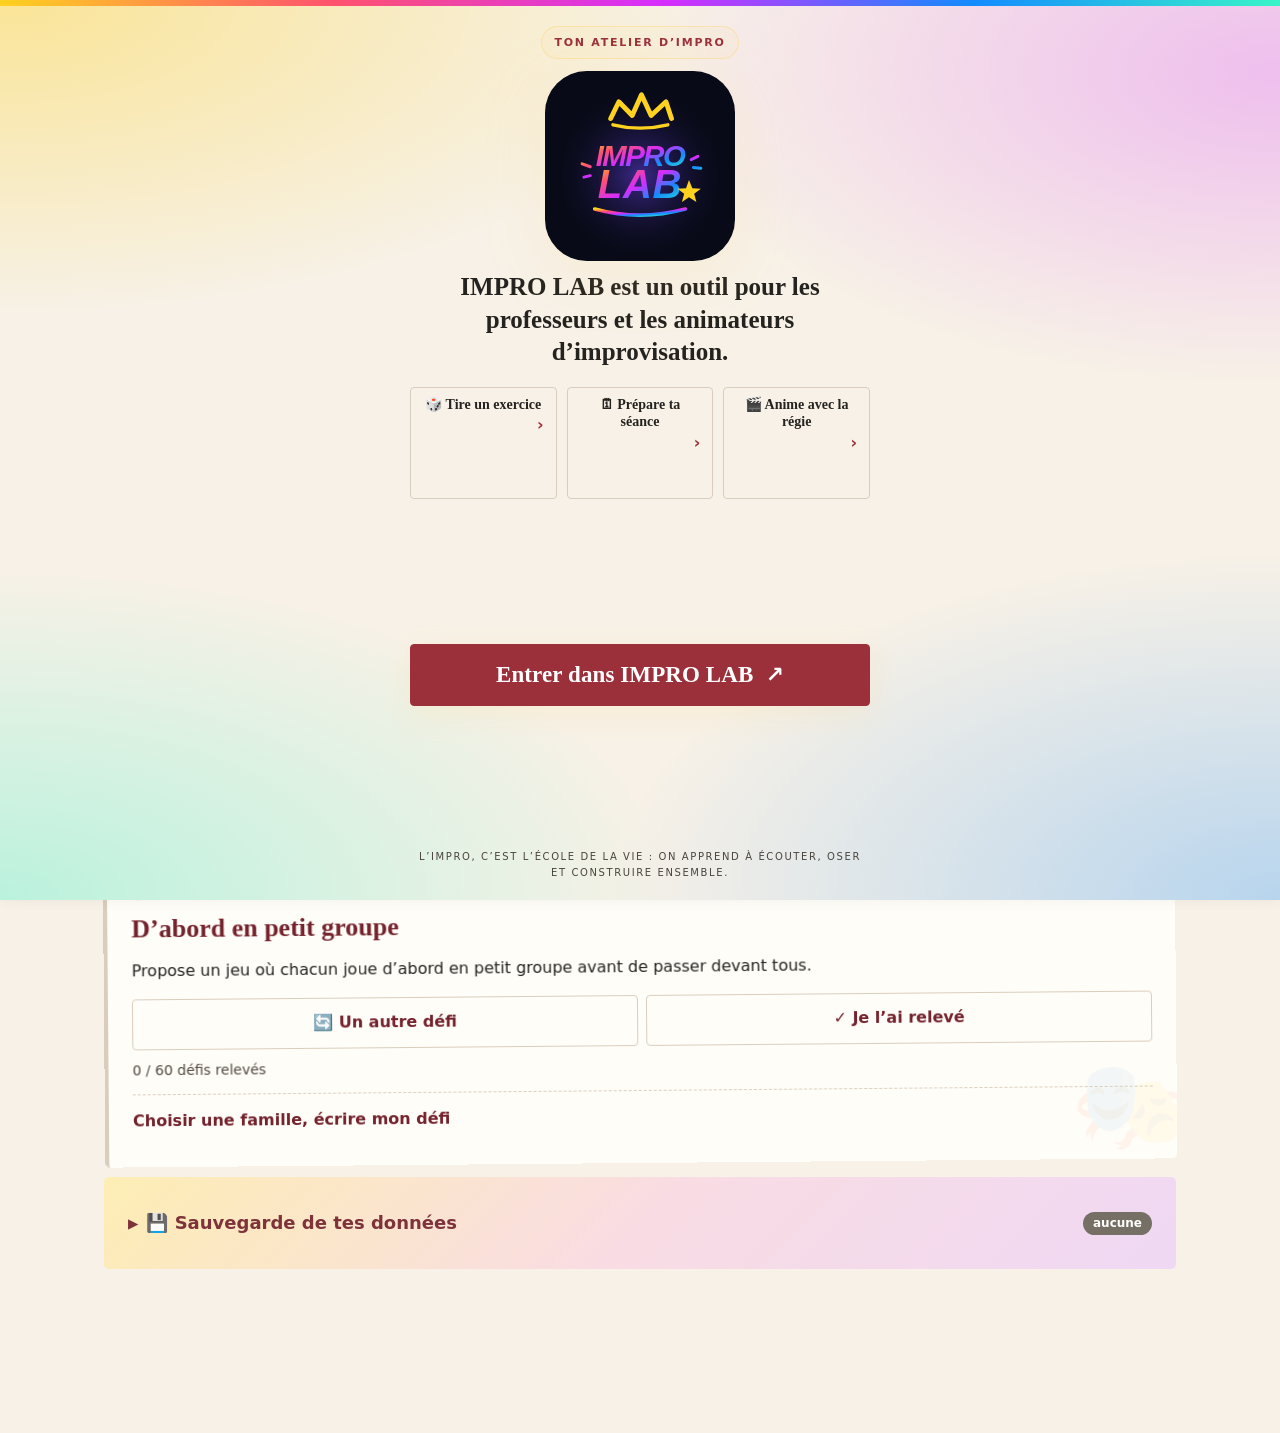
<file: index.html>
<!doctype html><html lang="fr"><head><meta charset="utf-8"><meta name="viewport" content="width=device-width,initial-scale=1,viewport-fit=cover"><meta name="theme-color" content="#f7f1e7" media="(prefers-color-scheme: light)"><meta name="theme-color" content="#161925" media="(prefers-color-scheme: dark)"><link rel="manifest" href="manifest.webmanifest"><link rel="icon" href="icon.svg?v=3" type="image/svg+xml"><link rel="apple-touch-icon" href="icon.svg?v=3"><meta name="apple-mobile-web-app-status-bar-style" content="black-translucent"><meta name="apple-mobile-web-app-capable" content="yes"><meta name="apple-mobile-web-app-title" content="IMPRO LAB"><title>IMPRO LAB</title><link rel="stylesheet" href="styles.css?v=20"><link rel="stylesheet" href="refonte.css?v=6"><link rel="stylesheet" href="accueil-plus.css?v=1">
<link rel="stylesheet" href="journal.css?v=2">
</head><body><div id="welcomeScreen" role="dialog" aria-modal="true" aria-label="Bienvenue dans IMPRO LAB"><div class="welcome-orbit" aria-hidden="true"></div><div class="welcome-content"><div class="welcome-mark">TON ATELIER D’IMPRO</div><img class="welcome-logo" src="icon.svg?v=4" alt="Logo IMPRO LAB"><p class="welcome-summary welcome-purpose">IMPRO LAB est un outil pour les professeurs et les animateurs d’improvisation.</p><div class="welcome-tutorial"><div class="welcome-shortcut" role="button" tabindex="0" onclick="enterApp('random')" onkeydown="if(event.key==='Enter'||event.key===' '){event.preventDefault();this.click()}"><b>🎲 Tire un exercice</b></div><div class="welcome-shortcut" role="button" tabindex="0" onclick="enterApp('seance')" onkeydown="if(event.key==='Enter'||event.key===' '){event.preventDefault();this.click()}"><b>🗓 Prépare ta séance</b></div><div class="welcome-shortcut" role="button" tabindex="0" onclick="enterApp('live')" onkeydown="if(event.key==='Enter'||event.key===' '){event.preventDefault();this.click()}"><b>🎬 Anime avec la régie</b></div></div><button class="welcome-enter" onclick="enterApp()">Entrer dans IMPRO LAB <span aria-hidden="true">↗</span></button><div class="welcome-hint">L’impro, c’est l’école de la vie : on apprend à écouter, oser et construire ensemble.</div></div></div><header><h1><img class="header-logo" src="icon.svg?v=4" alt="" width="40" height="40">IMPRO LAB</h1><div>Le laboratoire du théâtre d’impro</div><p class="header-slogan">Préparer. Jouer. Faire grandir le groupe.</p><p class="home-motto">L’impro, c’est l’école de la vie : on apprend à écouter, oser et construire ensemble.</p><aside class="impro-quote-deck" aria-label="Esprit de l’improvisation"><div class="impro-quote"><blockquote>L’improvisation, c’est l’art de rater.</blockquote><small>OSE ESSAYER</small></div><div class="impro-quote"><blockquote>Jump and justify!</blockquote><small>JUMP AND JUSTIFY</small></div></aside></header><main><nav aria-label="Navigation principale">
<button aria-current="page" onclick="tab('home')"><span class="nav-ico" aria-hidden="true">🏠</span>Accueil</button>
<button onclick="tab('seance')"><span class="nav-ico" aria-hidden="true">🗓</span>Préparer</button>
<button onclick="tab('random')"><span class="nav-ico" aria-hidden="true">🎲</span>Exercice aléatoire</button>
<button onclick="tab('live')"><span class="nav-ico" aria-hidden="true">🎬</span>Régie</button>
<details class="more-navigation"><summary><span class="nav-ico" aria-hidden="true">☰</span>Plus</summary><div class="more-navigation-menu">
<button onclick="tab('jeux')"><span class="nav-ico" aria-hidden="true">📚</span>Bibliothèque</button><button onclick="tab('groupes')"><span class="nav-ico" aria-hidden="true">👥</span>Groupes</button><button onclick="tab('cahier')"><span class="nav-ico" aria-hidden="true">📒</span>Cahier de coach</button><button onclick="tab('principes')"><span class="nav-ico" aria-hidden="true">💡</span>Principes et conseils</button><button onclick="tab('historique')"><span class="nav-ico" aria-hidden="true">🗂</span>Historique</button><button onclick="tab('spectacle')"><span class="nav-ico" aria-hidden="true">🎭</span>Spectacle</button>
</div></details></nav><section id="home"><div id="backupReminder" class="card home-backup-reminder" role="status" hidden></div><div class="home-actions"><article class="home-action"><span class="home-step">01 / VITE</span><h3>Échauffement express</h3><p>Cinq minutes devant toi : un jeu d’énergie, directement en plein écran.</p><button type="button" onclick="warmupExpress()">⚡ J’ai 5 minutes</button></article></div><article class="card home-principle" id="homePrinciple" hidden></article><article class="card home-principle home-challenge" id="homeChallenge" hidden></article><details class="card home-backup"><summary>💾 Sauvegarde de tes données</summary><p class="muted">Séances, historique et carnets, groupes, effectifs, présences, badges, spectacle, match… Tout est enregistré sur cet appareil seulement. Garde une copie dans iCloud Drive ou Fichiers.</p><div class="draw-actions"><button type="button" class="btn-primary" onclick="backupExport()">💾 Tout sauvegarder</button><button type="button" onclick="document.getElementById('backupImport').click()">📂 Restaurer une sauvegarde</button></div><input type="file" id="backupImport" accept=".json,application/json" hidden onchange="backupImportFile(this)"><p id="backupLast" class="muted"></p><p id="backupStatus" class="muted" aria-live="polite"></p><div id="backupUndo" hidden></div></details></section><section id="seance" hidden><h2>Créer une séance</h2><p class="muted">Une séance proposée reste à adapter à l’âge, à l’espace et au groupe. Pas de contact physique imposé ni d’élimination humiliante.</p><div class="guided-prep">
<div class="guided-heading"><span class="eyebrow">PRÉPARATION GUIDÉE · 3 ÉTAPES</span><h3>Quel groupe as-tu devant toi aujourd’hui ?</h3><p>Choisis le groupe et la durée. Chaque groupe garde ses priorités, sa durée et ses exercices déjà joués.</p></div>
<div class="guided-basics"><label>1. Groupe<select id="groupProfile" aria-label="Groupe" onchange="switchProfile(this.value)"><option value="college">Club collège</option><option value="copains">Copains</option><option value="asso">Association</option></select><small id="groupLevelInfo" class="muted"></small><button type="button" class="group-rename" onclick="renameGroup()">✏️ Renommer ce groupe</button></label><label>2. Durée de la séance<select id="guidedDuration" aria-label="Durée de la séance" onchange="syncGuidedControls()"><option value="55" selected>55 min (par défaut)</option><option value="35">35 min</option><option value="45">45 min</option><option value="60">60 min</option><option value="90">90 min</option><option value="120">120 min</option><option value="custom">Autre durée (réglage fin)</option></select></label><div class="plan-timing"><label>Installation et rangement<span class="plan-timing-field"><input type="number" id="planSetup" min="0" max="30" step="1" inputmode="numeric" value="5" onchange="planTimingSave()"> min</span></label><label>Clôture<span class="plan-timing-field"><input type="number" id="planClosing" min="1" max="15" step="1" inputmode="numeric" value="3" onchange="planTimingSave()"> min</span></label><small class="muted">Déduits de la durée : le plan ne répartit que le temps restant.</small></div><label hidden>Public<select id="guidedPublic" aria-label="Public de la séance" onchange="syncGuidedControls()"><option>Collège débutant</option><option>Troupe adulte</option></select></label></div><p class="guided-note" id="groupProfileStatus" aria-live="polite"></p><p class="guided-note" id="groupExcludedInfo" hidden><span></span> <button type="button" onclick="clearExcluded()">Tout réautoriser</button></p><details class="card fil-rouge" id="filRouge"><summary>🧵 Fil rouge de l’année</summary><p class="muted">Une progression par trimestre. La séance suivante met l’accent sur les priorités du trimestre, en variant d’après la dernière séance enregistrée pour ce groupe.</p><label>Trimestre<select id="filTrimester" onchange="filRender()"><option value="0">1er trimestre (sept.–déc.)</option><option value="1">2e trimestre (janv.–mars)</option><option value="2">3e trimestre (avril–juin)</option></select></label><p id="filFocus" class="fil-focus"></p><button type="button" class="btn-primary" onclick="filNextSession()">✨ Proposer la séance suivante</button><p id="filStatus" class="guided-note" aria-live="polite"></p><details class="fil-edit"><summary>✏️ Modifier la trame de ce groupe</summary><div id="filEditor"></div><button type="button" onclick="filResetTrame()">Trame par défaut</button></details></details>

</div><label hidden>Public <select id="public"><option>Collège débutant</option><option>Troupe adulte</option></select></label><label hidden>Durée <select id="duration" aria-label="Durée de la séance"><option value="35">35 minutes</option><option value="40">40 minutes</option><option value="45">45 minutes</option><option value="50">50 minutes</option><option value="55" selected>55 minutes</option><option value="60">60 minutes</option><option value="65">65 minutes</option><option value="70">70 minutes</option><option value="75">75 minutes</option><option value="80">80 minutes</option><option value="85">85 minutes</option><option value="90">90 minutes</option><option value="95">95 minutes</option><option value="100">100 minutes</option><option value="105">105 minutes</option><option value="110">110 minutes</option><option value="115">115 minutes</option><option value="120">120 minutes</option></select></label><details class="card advanced-dynamics"><summary>3. Réglages fins des six priorités</summary><p class="muted">Règle chaque priorité de 0 à 100 %.</p><div class="dynamic-grid"><label class="dynamic-row" style="--slider-color:#ffb347" title="Regroupe : Énergie, Corps"><span class="dynamic-head"><span class="dynamic-name">Énergie</span><output id="dynamicValue0" for="dynamic0">60 %</output></span><small class="dynamic-sub">Énergie · Corps</small><input type="range" id="dynamic0" min="0" max="100" step="1" value="60" aria-label="Intensité Énergie" oninput="updateDynamic(0)"></label><label class="dynamic-row" style="--slider-color:#62c7ff" title="Regroupe : Écoute, Cohésion"><span class="dynamic-head"><span class="dynamic-name">Écoute</span><output id="dynamicValue1" for="dynamic1">70 %</output></span><small class="dynamic-sub">Écoute · Cohésion</small><input type="range" id="dynamic1" min="0" max="100" step="1" value="70" aria-label="Intensité Écoute" oninput="updateDynamic(1)"></label><label class="dynamic-row" style="--slider-color:#b59aff" title="Regroupe : Construction"><span class="dynamic-head"><span class="dynamic-name">Construction</span><output id="dynamicValue2" for="dynamic2">60 %</output></span><input type="range" id="dynamic2" min="0" max="100" step="1" value="60" aria-label="Intensité Construction" oninput="updateDynamic(2)"></label><label class="dynamic-row" style="--slider-color:#ff7caa" title="Regroupe : Scène, Émotions"><span class="dynamic-head"><span class="dynamic-name">Scène</span><output id="dynamicValue3" for="dynamic3">60 %</output></span><small class="dynamic-sub">Scène · Émotions</small><input type="range" id="dynamic3" min="0" max="100" step="1" value="60" aria-label="Intensité Scène" oninput="updateDynamic(3)"></label><label class="dynamic-row" style="--slider-color:#f6a7ff" title="Regroupe : Imaginaire"><span class="dynamic-head"><span class="dynamic-name">Imaginaire</span><output id="dynamicValue4" for="dynamic4">60 %</output></span><input type="range" id="dynamic4" min="0" max="100" step="1" value="60" aria-label="Intensité Imaginaire" oninput="updateDynamic(4)"></label><label class="dynamic-row" style="--slider-color:#70dfae" title="Regroupe : Amusement, Lâcher-prise"><span class="dynamic-head"><span class="dynamic-name">Amusement</span><output id="dynamicValue5" for="dynamic5">70 %</output></span><small class="dynamic-sub">Amusement · Lâcher-prise</small><input type="range" id="dynamic5" min="0" max="100" step="1" value="70" aria-label="Intensité Amusement" oninput="updateDynamic(5)"></label></div><p class="muted" style="font-size:12px;margin:6px 0">Timeline souple : mise en énergie → connexion → exploration → scène → final collectif. Les priorités orientent les choix sans imposer de quotas.</p><button type="button" onclick="resetDynamics()">↺ Réinitialiser</button></details><button class="btn-primary" onclick="generate()">🎲 Générer ma séance</button><div id="planSummary" class="plan-summary" aria-live="polite"></div><div id="plan"></div><div class="edit-actions"><button type="button" class="btn-primary session-save" onclick="saveSession()"><span aria-hidden="true">💾</span> Enregistrer la séance</button><button type="button" class="journal-close" onclick="journalOpen()"><span aria-hidden="true">🏁</span> Clore la séance</button><button type="button" onclick="shareSession()">📤 Partager la séance</button><button type="button" class="plan-print" onclick="printPlan()">🖨 Imprimer le plan</button><button type="button" onclick="printStudentSheets()">🖨 Fiches élèves</button><button onclick="exportSession()">⬇ Exporter la séance</button><button onclick="document.getElementById('importSession').click()">⬆ Importer</button><button type="button" onclick="clearSession()">🗑 Effacer toute la séance</button><input type="file" id="importSession" accept=".json,application/json" style="display:none" onchange="importSession(this)"></div><div id="studentSheets" class="student-sheets"></div><details class="card add-exercise"><summary>＋ Ajouter un exercice à la main</summary><select id="manualGame"></select><label class="manual-mins"><input id="manualMins" type="number" value="8" min="1" max="60" aria-label="Minutes"> min</label><button onclick="addManual()">Ajouter</button></details></section><section id="jeux" hidden><h2>Bibliothèque des exercices</h2><p class="muted">Une règle incomplète n’est pas une règle validée.</p><p id="libraryStatus" aria-live="polite">Chargement des exercices…</p><input id="search" placeholder="Chercher un exercice (ou son autre nom)" oninput="renderGames()"><details class="filter-fold" id="filterFold"><summary>🔎 Filtres · <span id="filtersActive">aucun</span></summary><div class="filter-row"><label><input type="checkbox" id="favoritesOnly" onchange="renderGames()"> Favoris seulement <small id="favoritesGroup" class="muted"></small></label><label>Objectif <select id="categoryFilter" onchange="renderGames()"><option value="">Tous</option><option>Énergie</option><option>Écoute</option><option>Corps</option><option>Construction</option><option>Scène</option><option>Émotions</option><option>Amusement</option><option>Lâcher-prise</option><option>Cohésion</option><option>Imaginaire</option></select></label><label>Niveau <select id="levelFilter" onchange="renderGames()"><option value="">Tous</option><option value="1">★</option><option value="2">★★</option><option value="3">★★★</option></select></label><label>Usage <select id="usageFilter" onchange="renderGames()"><option value="">Tous</option></select></label><label>Principe <select id="principleFilter" onchange="renderGames()"><option value="">Tous</option></select></label><label>Contact <select id="contactFilter" onchange="renderGames()"><option value="">Tous</option><option value="aucun">Sans contact</option><option value="léger">Contact léger</option></select></label></div></details><p id="gamesCount" class="library-meta" aria-live="polite"></p><div id="games"></div></section><section id="groupes" hidden><h2>👥 Joueurs & équipes</h2><p class="muted">Deux effectifs indépendants, enregistrés sur cet appareil. Coche les présents avant le tirage.</p><div class="card"><label>Effectif <select id="rosterType" onchange="rosterRender()"><option value="college">Club collège</option><option value="copains">Copains</option><option value="troupe">Association (troupe adulte)</option></select></label><label>Ajouter des joueurs (un prénom par ligne)<textarea id="rosterInput" rows="3" placeholder="Camille&#10;Sam&#10;Alex"></textarea></label><button onclick="rosterAdd()">＋ Ajouter</button><div class="draw-actions"><button onclick="rosterAll(true)">Tous présents</button><button onclick="rosterAll(false)">Tous absents</button></div><div id="rosterList"></div><p id="rosterCount" class="muted"></p></div><details class="card" id="badgesPanel"><summary>🏅 Compétences des joueurs</summary><p class="muted">Écoute, accepter, construire, oser : touche une compétence quand le joueur l’a montrée. Pas de note ni de classement, juste un repère pour toi.</p><div id="badgesList"></div></details><details class="card" id="attendancePanel"><summary>📋 Présences du club</summary><p class="muted">Coche les présents dans la liste ci-dessus, puis enregistre la présence du jour. Une seule feuille par jour et par effectif : l’enregistrer à nouveau la remplace.</p><button type="button" class="btn-primary" onclick="attendanceSave()">📋 Enregistrer les présences du jour</button><p id="attendanceStatus" class="muted" aria-live="polite"></p><div id="attendanceSummary"></div></details><div class="card"><h3>🎲 Constituer les groupes</h3><label>Format <select id="rosterFormat" onchange="rosterFormatChange()"><option value="2">Binômes</option><option value="3">Trios</option><option value="4">Quatuors</option><option value="teams">Deux équipes</option></select></label><label><input id="rosterAvoid" type="checkbox" checked> Éviter les associations récentes (si possible)</label><button class="btn-primary" onclick="rosterDraw()">🎲 Tirer les groupes</button><p class="muted" id="rosterNote"></p><div id="groupsResult"></div></div><details class="card" id="rosterSavedPanel"><summary>💾 Équipes enregistrées</summary><p class="muted">Tire des groupes, puis touche « Enregistrer ces équipes » pour les retrouver plus tard sur cet appareil.</p><div id="rosterSaved"></div></details><details class="card"><summary>📦 Sauvegarde / transfert</summary><p class="muted">Exporter les effectifs et l’historique des associations dans un fichier JSON, ou les réimporter sur un autre appareil.</p><div class="draw-actions"><button onclick="rosterExport()">Exporter</button><button onclick="document.getElementById('rosterImport').click()">Importer</button></div><input type="file" id="rosterImport" accept=".json,application/json" hidden onchange="rosterImportFile(this)"></details></section><section id="journal" hidden><h2 id="journalTitle">Clore la séance</h2><p class="muted">Ce qui s’est vraiment passé : qui était là, ce qui a été joué. Enregistré sur cet appareil, dans Plus → Historique.</p><div id="journalForm"></div></section><section id="historique" hidden><h2>Historique</h2><div id="journalHistory" class="card journal-history"></div><details id="termReport" class="card term-report"><summary>📊 Bilan du trimestre</summary><div class="term-controls"><label>Groupe<select id="termGroup" aria-label="Groupe du bilan" onchange="termReportRender()"><option value="college">Club collège</option><option value="copains">Copains</option><option value="asso">Association</option></select></label><label>Trimestre<select id="termTrimester" aria-label="Trimestre du bilan" onchange="this.dataset.touched='user';termReportRender()"><option value="0">1er trimestre</option><option value="1">2e trimestre</option><option value="2">3e trimestre</option></select></label></div><div id="termReportBody" aria-live="polite"></div><button type="button" onclick="termReportCopy()">📋 Copier le bilan</button><p id="termReportStatus" class="muted" aria-live="polite"></p></details><div id="historyResult"></div></section><section id="spectacle" hidden><h2>🎭 Préparer un spectacle</h2><p class="muted no-print">Ordre de passage des numéros, distribution des joueurs et feuille de régie à imprimer. Enregistré sur cet appareil.</p><div class="card no-print"><label>Titre du spectacle<input id="showTitle" maxlength="80" oninput="showSaveMeta()"></label><label>Date et lieu<input id="showWhen" maxlength="80" oninput="showSaveMeta()"></label><label>Effectif<select id="showRoster" onchange="showSaveMeta();showRender()"><option value="college">Club collège</option><option value="copains">Copains</option><option value="troupe">Association (troupe adulte)</option></select></label></div><details class="card no-print show-fold" id="showIdeasFold"><summary>💡 Jeux repérés pour le spectacle</summary><div id="showIdeas" class="no-print" hidden></div></details><details class="card no-print show-fold" id="showTemplatesFold"><summary>📜 Trames toutes prêtes</summary><div id="showTemplates" class="no-print"></div></details><datalist id="showFormats"></datalist><div id="showItems" class="no-print"></div><div class="draw-actions no-print"><button type="button" class="btn-primary" onclick="showAdd()">＋ Ajouter un numéro</button><button type="button" onclick="showPrint()">🖨 Imprimer la feuille de régie</button><button type="button" onclick="showClear()">🗑 Tout effacer</button></div><p id="showSummary" class="no-print" aria-live="polite"></p><div id="showSheet" class="show-sheet"></div></section><section id="principes" hidden>
<h2>Principes et conseils</h2>
<p class="muted">Des repères faciles à consulter, sans faire défiler une longue page.</p>
<label class="principes-search-label" for="principesSearch">Rechercher un principe ou un conseil</label><input id="principesSearch" type="search" placeholder="Ex. écoute, silence, relation…" oninput="renderPrincipesSearch()" autocomplete="off"><p id="principesSearchCount" class="library-meta" aria-live="polite"></p><div id="principesSearchResults" class="principes-search-results" hidden></div>
<div id="principesHome" class="principes-home"><button class="principes-entry" onclick="openPrincipesView('principesContent')"><span>🧭</span><b>Principes</b><small>Les grands repères du jeu d’improvisation</small><span class="entry-arrow">Consulter →</span></button><button class="principes-entry" onclick="openPrincipesView('adviceContent')"><span>🌱</span><b>Conseils</b><small>Des pistes concrètes par niveau : débutant, moyen, pro</small><span class="entry-arrow">Consulter →</span></button></div>
<div id="principesView" hidden><button class="principes-back" onclick="backPrincipesHome()">← Retour aux principes et conseils</button><div id="principesContent" hidden><p class="muted">Chargement des principes…</p></div><div id="adviceContent" hidden><div id="adviceBeginnerContent"></div><div id="adviceMediumContent"></div><div id="adviceProContent"></div></div></div>
</section><section id="cahier" hidden><h2>📒 Cahier de coach</h2><p class="muted">Ressource issue du cahier personnel fourni dans le projet. Les listes servent à préparer les séances et à enrichir les tirages d’impro.</p><div id="coachResourceContent"><p class="muted">Chargement de la ressource…</p></div></section><section id="random" hidden><h2>🎲 Générateur d’exercice</h2><div class="card"><label class="random-group">Groupe<select id="randomGroupProfile" aria-label="Groupe pour l’exercice aléatoire" onchange="switchProfile(this.value)"><option value="college">Club collège</option><option value="copains">Copains</option><option value="asso">Association</option></select></label><details id="randomSettingsFold" class="random-fold" open><summary><h3>Choisis le mood de l’exercice</h3></summary><p class="muted">Monte les curseurs des priorités que tu veux privilégier.</p><div id="randomExerciseCategories" class="dynamic-grid"><label class="dynamic-row" style="--slider-color:#ffb347" title="Regroupe : Énergie, Corps"><span class="dynamic-head"><span class="dynamic-name">Énergie</span><output id="randomDynamicValue0" for="randomDynamic0">60 %</output></span><small class="dynamic-sub">Énergie · Corps</small><input type="range" id="randomDynamic0" min="0" max="100" step="1" value="60" aria-label="Priorité Énergie" oninput="updateRandomDynamic(0)"></label><label class="dynamic-row" style="--slider-color:#62c7ff" title="Regroupe : Écoute, Cohésion"><span class="dynamic-head"><span class="dynamic-name">Écoute</span><output id="randomDynamicValue1" for="randomDynamic1">70 %</output></span><small class="dynamic-sub">Écoute · Cohésion</small><input type="range" id="randomDynamic1" min="0" max="100" step="1" value="70" aria-label="Priorité Écoute" oninput="updateRandomDynamic(1)"></label><label class="dynamic-row" style="--slider-color:#b59aff" title="Regroupe : Construction"><span class="dynamic-head"><span class="dynamic-name">Construction</span><output id="randomDynamicValue2" for="randomDynamic2">60 %</output></span><input type="range" id="randomDynamic2" min="0" max="100" step="1" value="60" aria-label="Priorité Construction" oninput="updateRandomDynamic(2)"></label><label class="dynamic-row" style="--slider-color:#ff7caa" title="Regroupe : Scène, Émotions"><span class="dynamic-head"><span class="dynamic-name">Scène</span><output id="randomDynamicValue3" for="randomDynamic3">60 %</output></span><small class="dynamic-sub">Scène · Émotions</small><input type="range" id="randomDynamic3" min="0" max="100" step="1" value="60" aria-label="Priorité Scène" oninput="updateRandomDynamic(3)"></label><label class="dynamic-row" style="--slider-color:#f6a7ff" title="Regroupe : Imaginaire"><span class="dynamic-head"><span class="dynamic-name">Imaginaire</span><output id="randomDynamicValue4" for="randomDynamic4">60 %</output></span><input type="range" id="randomDynamic4" min="0" max="100" step="1" value="60" aria-label="Priorité Imaginaire" oninput="updateRandomDynamic(4)"></label><label class="dynamic-row" style="--slider-color:#70dfae" title="Regroupe : Amusement, Lâcher-prise"><span class="dynamic-head"><span class="dynamic-name">Amusement</span><output id="randomDynamicValue5" for="randomDynamic5">70 %</output></span><small class="dynamic-sub">Amusement · Lâcher-prise</small><input type="range" id="randomDynamic5" min="0" max="100" step="1" value="70" aria-label="Priorité Amusement" oninput="updateRandomDynamic(5)"></label></div><p class="muted" style="font-size:12px;margin:6px 0">Règle les priorités de 0 à 100 %. Les curseurs reprennent les mêmes couleurs et les mêmes réglages que ceux de la séance.</p><button type="button" onclick="resetRandomDynamics()">↺ Réinitialiser les priorités</button></details><div class="draw-actions"><button class="btn-primary" onclick="pickRandomExercise()">🎲 Tirer un exercice</button></div><details id="randomResultFold" class="random-fold" open><summary><h3>Exercice tiré</h3></summary><div id="randomExerciseResult" aria-live="polite" class="draw-result">Choisis tes catégories puis lance le tirage.</div><button class="btn-primary" id="randomExerciseUse" hidden onclick="useRandomExercise()">✓ Jouer en Régie (la séance n’est pas modifiée)</button></details></div></section><section id="live" hidden><h2>🎬 Régie d’impro</h2><div class="card"><div class="live-deck" id="liveDeck"><div id="liveClock" role="timer" aria-live="off" style="font-weight:900;font-variant-numeric:tabular-nums;text-align:center">05:00</div><p id="liveOvertime" style="text-align:center;color:#ffd16d" aria-live="polite"></p><div id="liveActions"><button class="btn-primary" onclick="liveToggle()" id="liveStart">▶ Démarrer</button><button class="session-only" onclick="livePrevious()">⏮ Avant</button><button class="session-only" onclick="liveNext()">⏭ Suite</button><button onclick="liveReset()">↺ Reset</button></div></div><div id="liveAudience" class="live-audience" aria-live="polite" hidden></div><div id="liveUnderClock" class="under-clock" hidden></div><details class="regie-fold"><summary>⚙ Mode et affichage</summary><div class="regie-toolbar"><label>Utilisation <select id="liveMode" onchange="liveFreeUser()"><option value="session">Séance préparée</option><option value="free">Impro libre</option></select></label><label>Type de chrono <select id="liveClockMode" onchange="liveChangeClockMode()"><option value="down">Compte à rebours</option><option value="up">Chrono croissant</option></select></label></div></details><details class="regie-fold" open><summary>🎭 Exercice en cours</summary><p id="liveProgress" aria-live="polite">Aucune séance</p><div id="liveTitle" style="font-size:clamp(23px,7vw,44px);font-weight:800">Prêt à jouer !</div><p id="liveAka" class="exercise-aliases live-aka" hidden></p><p id="liveInfo" style="font-size:18px;line-height:1.5;white-space:pre-wrap"></p><div id="liveCoachPanel"></div><div id="liveFeedback" class="live-feedback session-only"><p class="live-feedback-title">Pendant le jeu, en un toucher :</p><div class="review-vote-buttons" role="group" aria-label="Avis sur l’exercice en cours"><button type="button" class="badge-chip" id="liveVoteUp" aria-pressed="false" aria-label="L’exercice en cours a bien marché" onclick="liveVote(1)">👍</button><button type="button" class="badge-chip" id="liveVoteDown" aria-pressed="false" aria-label="L’exercice en cours est à revoir" onclick="liveVote(-1)">👎</button></div><label for="liveNoteInput">Note rapide</label><div class="live-note-row"><input id="liveNoteInput" type="text" maxlength="200" placeholder="Ex. Lina très à l’aise, finir plus tôt" onkeydown="if(event.key==='Enter'){event.preventDefault();liveNoteAdd()}"><button type="button" onclick="liveNoteAdd()">＋ Noter</button></div><p id="liveFeedbackStatus" class="muted" aria-live="polite"></p></div></details><details class="regie-options"><summary>⚙ Réglages du chrono</summary><label>Durée cible (minutes) <input id="liveMinutes" type="number" min="1" max="180" step="0.5" value="5" onchange="liveSetDuration()"></label><label><input type="checkbox" id="liveSound" checked> Signal sonore à l’échéance</label><label><input type="checkbox" id="liveWarn" checked> Bip d’avertissement 1 minute avant (durées de 3 min et plus)</label><p class="muted regie-footnote">Signal sonore non garanti si l’iPhone est verrouillé.</p></details><div class="draw-actions stage-launch"><button type="button" onclick="stageOpen('prof')">📺 Plein écran</button><button type="button" onclick="stageOpen('eleve')">🧑‍🎓 Élève animateur</button></div><div id="stageView" class="stage-view" hidden role="dialog" aria-modal="true" aria-label="Plein écran de la séance"><div class="stage-top"><span id="stageProgress"></span><button type="button" id="stageClose" onclick="stageClose()">✕ Quitter</button></div><div class="stage-body"><div class="stage-text"><p id="stageRole" class="stage-role" hidden>À toi de mener l’échauffement !</p><p id="stageLevelNote" class="stage-level-note" hidden></p><p id="stageTitle" class="stage-title"></p><p id="stageAka" class="stage-aka" hidden></p><p id="stageAudience" class="stage-audience" hidden></p><p id="stageConsigne"></p></div><div class="stage-side"><div id="stageClock" role="timer" aria-live="off">05:00</div><p id="stageOver" aria-live="polite"></p><div class="stage-actions"><button type="button" id="stagePrev" onclick="livePrevious()" aria-label="Exercice précédent">⏮</button><button type="button" id="stageStart" class="btn-primary" onclick="liveToggle()">▶ Démarrer</button><button type="button" id="stageNext" onclick="liveNext()" aria-label="Exercice suivant">⏭</button><button type="button" onclick="liveReset()" aria-label="Remettre le chrono à zéro">↺</button><button type="button" id="stageRedraw" hidden onclick="liveFreeRedraw()" aria-label="Tirer un autre jeu">🔄</button></div><div class="stage-actions stage-feedback" id="stageFeedback"><button type="button" id="stageVoteUp" aria-pressed="false" aria-label="L’exercice en cours a bien marché" onclick="liveVote(1)">👍</button><button type="button" id="stageVoteDown" aria-pressed="false" aria-label="L’exercice en cours est à revoir" onclick="liveVote(-1)">👎</button></div></div></div></div><details class="regie-fold"><summary>＋ Prolongation</summary><div class="regie-extend"><label>Prolongation (minutes, 10 s par défaut) <input id="liveExtendMinutes" type="number" min="0.1666667" max="180" step="0.1666667" value="0.1666667"></label><button onclick="liveExtend()">＋ Prolonger</button></div></details><p class="session-only" id="liveSwipeHint">Glisse à gauche : exercice suivant · à droite : précédent</p><div class="regie-players"><details id="livePlayersPanel"><summary>👥 Joueurs et équipes · <span id="livePlayersCount">0 présent</span></summary><div class="regie-player-controls"><label>Effectif <select id="liveRosterType" onchange="liveRosterTypeChange()"><option value="college">Club collège</option><option value="copains">Copains</option><option value="troupe">Association (troupe adulte)</option></select></label><div class="draw-actions"><button onclick="liveRosterAll(true)">Tous présents</button><button onclick="liveRosterAll(false)">Tous absents</button><button onclick="tab('groupes')">Gérer les joueurs</button></div><div id="livePlayersList" class="regie-player-list"></div><div class="draw-actions"><label>Groupes <select id="liveRosterFormat"><option value="2">Binômes</option><option value="3">Trios</option><option value="4">Quatuors</option><option value="teams">2 équipes</option></select></label><button class="btn-primary" onclick="liveRosterDraw()">🎲 Former les groupes</button></div><div id="liveGroupsResult" aria-live="polite"></div><details class="regie-saved"><summary>💾 Équipes enregistrées</summary><div id="liveSavedTeams"></div></details></div></details></div><details class="regie-match" id="soireePanel"><summary>🎉 Mode soirée · jeux au hasard</summary><p class="muted regie-footnote">Pas de préparation : chaque toucher tire un jeu validé, selon l’ambiance réglée dans « Exercice aléatoire », et l’affiche ici avec son chrono.</p><label>Nombre de joueurs présents<input id="soireePlayers" type="number" min="2" max="40" step="1" value="6" inputmode="numeric" oninput="this.dataset.touched='1'"></label><div class="draw-actions"><button type="button" class="btn-primary" onclick="soireeNext()">🎲 Jeu suivant</button><button type="button" onclick="soireeReset()">↺ Nouvelle soirée</button></div><p id="soireeStatus" class="match-current" aria-live="polite">Aucun jeu tiré ce soir.</p><p id="soireeNote" class="muted regie-footnote"></p></details><details class="regie-match" id="matchPanel"><summary>🏒 Match d’impro · table de l’arbitre</summary><details class="regie-options match-names"><summary>✏️ Noms des équipes</summary><div class="match-teams"><label>Nom de l’équipe 1<input id="matchTeamA" maxlength="40" value="Équipe 1" oninput="matchSave()"></label><label>Nom de l’équipe 2<input id="matchTeamB" maxlength="40" value="Équipe 2" oninput="matchSave()"></label></div></details><div class="match-score" aria-live="polite"><div><b id="matchNameA">Équipe 1</b><output id="matchScoreA">0</output><button type="button" onclick="matchPoint('A',1)">＋ Point</button><button type="button" aria-label="Retirer un point à l’équipe 1" onclick="matchPoint('A',-1)">−</button></div><div><b id="matchNameB">Équipe 2</b><output id="matchScoreB">0</output><button type="button" onclick="matchPoint('B',1)">＋ Point</button><button type="button" aria-label="Retirer un point à l’équipe 2" onclick="matchPoint('B',-1)">−</button></div></div><div class="draw-actions"><button type="button" class="btn-primary" onclick="matchDraw()">🎲 Tirer catégorie et thème</button><button type="button" onclick="matchStart()">▶ Lancer l’impro au chrono</button><button type="button" onclick="matchResetScore()">↺ Score à zéro</button><button type="button" onclick="matchCaucus()">⏱ Caucus 20 s</button></div><p id="matchCaucusClock" class="match-caucus" aria-live="polite" hidden></p><p id="matchCurrent" class="match-current" aria-live="polite">Aucune impro tirée.</p><details class="regie-options"><summary>✏️ Durée, catégories et thèmes de l’asso</summary><label>Durée de l’impro (minutes)<input id="matchMinutes" type="number" min="0.5" max="30" step="0.5" value="3" onchange="matchSave()"></label><label>Catégories (une par ligne)<textarea id="matchCategories" rows="4" onchange="matchSave()"></textarea></label><label>Thèmes proposés par les membres (un par ligne)<textarea id="matchThemes" rows="5" placeholder="Un thème par ligne" onchange="matchSave()"></textarea></label><p class="muted regie-footnote">Enregistré sur cet appareil uniquement, à part de la bibliothèque d’exercices.</p></details></details><details class="regie-fold regie-draw"><summary>🎲 Tirages d’impro · 12 catégories</summary><p class="muted regie-footnote">Choisis les éléments à tirer. Chaque résultat peut être relancé seul.</p><details class="audience-box" open><summary class="audience-title">🙋 Suggestion du public</summary><p class="audience-choose-label">Coche la question à poser :</p><div id="audienceChoices" class="audience-choices" role="radiogroup" aria-label="Question à poser au public"></div><details class="audience-more" id="audienceMore"><summary>Autres questions</summary><div id="audienceChoicesMore" class="audience-choices" role="radiogroup" aria-label="Autres questions à poser au public"></div></details><div class="audience-ask"><span class="audience-ask-label">Demande à la salle :</span> <strong id="audienceQuestion" class="audience-question">Un lieu ?</strong></div><label for="audienceInput" class="audience-input-label">Ce que le public a dit</label><div class="audience-row"><input id="audienceInput" type="text" maxlength="120" autocomplete="off" autocapitalize="none" enterkeyhint="done" placeholder="Tape le mot entendu" onkeydown="if(event.key==='Enter'){event.preventDefault();audienceUse()}"><button type="button" class="btn-primary" onclick="audienceUse()">Afficher</button></div><div class="audience-actions"><button type="button" onclick="audienceSuggest()">🎲 Tirer à la place du public</button><button type="button" id="audienceClearBtn" onclick="audienceClear()" hidden>Effacer</button></div><div id="audienceResult" class="audience-result" aria-live="polite" hidden></div><p id="audienceStatus" class="muted" aria-live="polite"></p><details class="my-titles" id="myTitlesBox"><summary>⭐ Mes titres (<span id="myTitlesCount">0</span>)</summary><div id="myTitlesList"></div><button type="button" id="myTitlesDraw" onclick="myTitlesDraw()" hidden>🎲 Tirer un de mes titres</button></details></details><details class="draw-cats-fold"><summary>Catégories à tirer · <span id="drawCatsCount"></span></summary><div id="drawCategories" class="draw-categories"></div></details><div class="draw-actions"><button class="btn-primary" onclick="drawAll()">🎲 Tout tirer</button><button onclick="drawClear()">Effacer</button><button type="button" onclick="passOpen()">📱 Plein écran, de main en main</button></div><div id="passView" class="stage-view pass-view" hidden role="dialog" aria-modal="true" aria-label="Contraintes en plein écran"><div class="stage-top"><span>Fais passer le téléphone</span><button type="button" onclick="passClose()">✕ Quitter</button></div><div id="passList" class="pass-list" aria-live="polite"></div><button type="button" id="passNext" class="btn-primary pass-next" onclick="passNext()">🎲 Suivant</button></div><div id="drawResults" class="draw-results" aria-live="polite"></div><details class="regie-options"><summary>✏️ Personnaliser les listes</summary><label>Catégorie <select id="drawEditCategory" onchange="drawShowEditor()"></select></label><label>Propositions (une par ligne)<textarea id="drawEditor" rows="7" spellcheck="true"></textarea></label><div class="draw-actions"><button onclick="drawSaveEditor()">Enregistrer</button><button onclick="drawResetEditor()">Liste par défaut</button></div><p id="drawEditStatus" class="muted regie-footnote"></p></details></details></div></section></main><script>function syncGuidedControls(){const d=document.getElementById('guidedDuration'),p=document.getElementById('guidedPublic'),duration=document.getElementById('duration'),publicSelect=document.getElementById('public');if(d&&duration){const durationLabel=duration.closest('label');if(d.value!=='custom'){duration.value=d.value;if(durationLabel)durationLabel.hidden=true}else{document.querySelector('.advanced-dynamics')?.setAttribute('open','');if(durationLabel)durationLabel.hidden=false}}if(p&&publicSelect)publicSelect.value=p.value}

function enterApp(target){const screen=document.getElementById('welcomeScreen');if(!screen)return;if(target)tab(target);screen.classList.add('dismissed');window.setTimeout(()=>screen.remove(),500);try{sessionStorage.setItem('improlab-welcome-seen','1')}catch{}try{localStorage.setItem('improlab-welcome-seen','1')}catch{}}
function homeRender(){homePrincipleRender();homeChallengeRender()}
const HOME_CHALLENGES=[["Dis oui","Aujourd’hui, réponds « oui, et… » à trois propositions, même minuscules, avant de donner ton avis."],["Trois secondes","Dans ta prochaine impro, laisse passer trois secondes de silence avant ta première réplique."],["Les prénoms","Retiens et utilise le prénom de chaque personne que tu croises aujourd’hui."],["Écoute entière","Dans une conversation, attends la fin de la phrase de l’autre avant de formuler la tienne. Ne prépare rien pendant qu’il parle."],["Le détail","Remarque un détail sur une personne ou un lieu que personne d’autre ne remarque, et réutilise-le dans une scène."],["Montre, ne raconte pas","Joue une émotion sans jamais la nommer : seulement avec le corps et les actions."],["L’erreur cadeau","Quand tu te trompes aujourd’hui, dis « bravo ! » et fais de l’erreur une proposition."],["Une offre pour l’autre","Dans chaque scène, fais une proposition qui donne quelque chose à jouer à ton partenaire : un nom, un lieu, une envie."],["Une démarche","Invente une démarche de personnage, puis garde-la pendant toute une impro."],["Le lieu en trois gestes","Installe un lieu précis en trois gestes, sans jamais le dire."],["Réagis d’abord","Dans une scène, réagis à ce que dit l’autre avant de parler de ta propre idée."],["Un compliment précis","Fais à chaque personne du groupe un compliment précis sur son jeu, pas sur sa personne."],["Moitié moins de mots","Dans ta prochaine scène, dis moitié moins de mots que d’habitude."],["Face au public","Place-toi pour que le public voie tout : ne tourne le dos à personne, même sans le vouloir."],["Ralentis","Ralentis ton débit et tes déplacements de moitié pendant une scène entière."],["Statut haut, voix calme","Joue un personnage de statut haut sans jamais crier ni hausser la voix."],["Statut bas, mais gagnant","Joue un personnage de statut bas qui obtient quand même ce qu’il veut."],["La relation d’abord","Commence ta prochaine scène en disant qui vous êtes l’un pour l’autre, dès la première réplique."],["L’objet précis","Utilise un objet imaginaire avec assez de précision pour que le public devine son poids et sa matière."],["Commence par un geste","Commence ta prochaine impro par une action, pas par une phrase."],["La dernière image","Cherche la dernière image de la scène dès le milieu, et rejoins-la."],["À pleine voix","Pendant tout un échauffement, parle plus lentement et à pleine voix."],["Le contraire du réflexe","Dans un jeu, fais le contraire de ton réflexe : si tu parles beaucoup, tais-toi ; si tu te retiens, ose."],["Ose le premier","Sois le premier à entrer ou à proposer dans chaque jeu de la séance."],["Soutiens","Pendant un exercice entier, sois celui qui soutient la proposition des autres."],["Une vraie curiosité","Pose à un partenaire en scène une question dont tu ne connais pas la réponse."],["L’émotion qui monte","Choisis une émotion et fais-la monter doucement, sans passer de zéro à cent."],["Reprise transformée","Reprends mot pour mot la dernière phrase de l’autre une fois par scène, puis transforme-la."],["Le non qui aide","Si tu refuses une proposition, refuse-la en proposant autre chose qui garde la scène vivante."],["Le corps d’abord","Avant de parler, trouve la posture de ton personnage et garde-la jusqu’au bout."],["Le tour des regards","Dans un cercle, croise le regard de chaque personne avant de commencer le jeu."],["Remercie","Remercie à voix haute un partenaire pour une proposition qui t’a aidé."],["Un secret","Donne à ton personnage un secret et laisse-le se voir, sans le dire."],["Même scène, autre émotion","Rejoue une scène ratée en changeant une seule chose : l’émotion."],["Une voix inconnue","Essaie une voix que tu n’as jamais utilisée en impro, et garde-la jusqu’au bout."],["Le bilan qui compte","En fin de séance, nomme une chose précise que chaque joueur a bien faite."],["Cadre en deux phrases","Explique un jeu en deux phrases et une démonstration, puis lance-le."],["Couper à temps","Arrête un jeu quand il a donné ce qu’il avait, sans attendre la fin du temps."],["Le tour des prénoms","Commence la séance par un jeu de prénoms, même si tout le monde se connaît."],["Un temps pour souffler","Prévois un moment calme après un jeu très énergique."],["Moins d’explications","Explique un jeu en moins d’une minute et laisse le groupe le découvrir en jouant."],["D’abord en petit groupe","Propose un jeu où chacun joue d’abord en petit groupe avant de passer devant tous."],["Un jeu jamais animé","Teste avec ton groupe un jeu que tu n’as jamais animé."],["Une trace","Écris dans « Mes notes » une chose qui a marché et une chose à changer pour un jeu de ta séance."],["Le regard du public","Demande à quelqu’un qui regardait ce qu’il a vu, avant de donner ton avis d’animateur."],["Trois respirations","Avant de jouer, prends trois respirations lentes et sens ton poids sur le sol."],["Dis ce que tu vois","Décris à voix haute une chose que tu viens de voir, en une phrase, sans jugement."],["On va le découvrir","Dis « je ne sais pas, mais on va le découvrir » dans une scène, puis découvre."],["Un petit risque","Fais dans l’impro du jour une proposition qui te fait un peu peur."],["Le calme","Dans une scène tendue, garde ton personnage calme et regarde ce que ça change."],["Le point de vue d’un objet","Raconte un moment de ta journée du point de vue d’un objet."],["À toute vitesse","Une fois dans la séance, joue très vite : répliques courtes, déplacements nets."],["Réponds par un geste","Réponds à une réplique par une action seulement, sans un mot."],["Cinq mots","Joue une scène en n’utilisant que cinq mots différents."],["Le lieu qui change","Fais évoluer le lieu de la scène sans le dire, par les gestes et les réactions."],["Entre, puis sors","Entre dans une scène avec une intention claire, et sors quand elle est accomplie."],["La question ouverte","Pose à ton partenaire une question qui ne se répond pas par oui ou non."],["Joue le plaisir","Joue une scène en te faisant plaisir avant tout, sans chercher à être drôle."],["Laisse-toi guider","Laisse ton partenaire te guider pendant toute une scène, sans anticiper."],["Un vrai souvenir","Pars d’un vrai souvenir, légèrement changé, pour créer ton personnage."]];
function homeDayNumber(d){d=d||new Date();return Math.floor((Date.UTC(d.getFullYear(),d.getMonth(),d.getDate())-Date.UTC(d.getFullYear(),0,0))/864e5)}
function challengeOfDay(day){const n=HOME_CHALLENGES.length;return HOME_CHALLENGES[((day%n)+n)%n]}
function homeChallengeRender(){const box=document.getElementById('homeChallenge');if(!box)return;const c=challengeOfDay(homeDayNumber()+3);box.innerHTML='<span class="home-step">🎯 DÉFI DU JOUR</span><h3>'+escapeText(c[0])+'</h3><p>'+escapeText(c[1])+'</p>';box.hidden=false}
let homePrinciples=null;
async function homePrincipleRender(){const box=document.getElementById('homePrinciple');if(!box)return;try{if(!homePrinciples){const r=await fetch('principes-impro.json?v=20261118-pistes-improwiki-2');if(!r.ok)throw Error('HTTP '+r.status);const p=await r.json();homePrinciples=(Array.isArray(p.principes)?p.principes:[]).filter(x=>x&&x.statut==='validé'&&x.titre&&x.principe)}if(!homePrinciples.length){box.hidden=true;return}const d=new Date(),day=Math.floor((Date.UTC(d.getFullYear(),d.getMonth(),d.getDate())-Date.UTC(d.getFullYear(),0,0))/864e5);const x=homePrinciples[day%homePrinciples.length];box.innerHTML='<span class="home-step">💡 PRINCIPE DU JOUR</span><h3>'+escapeText(x.titre)+'</h3><p>'+escapeText(x.principe)+'</p><button type="button" onclick="tab(\'principes\');openPrincipesView(\'principesContent\')">Tous les principes</button>';box.hidden=false}catch{box.hidden=true}}
let libraryPayload=null;
const IMPRO_ADVICE=[{"id":"D01","level":"Débutant","title":"Écoute vraiment ton partenaire","body":"Écoute ses mots, mais aussi son regard, sa posture et son émotion. Au lieu de préparer ta prochaine réplique, laisse ce qu'il vient de faire ou de dire influencer ta réponse.","example":"Ton partenaire te tend une lettre en tremblant. Au lieu de lancer une nouvelle idée, tu regardes la lettre et demandes doucement : « Qu'est-ce que tu as découvert ? »"},{"id":"D02","level":"Débutant","title":"Accepte et enrichis la proposition","body":"Accueille ce que ton partenaire apporte, puis ajoute un élément qui fait avancer la scène. Le « oui, et… » est une invitation à construire ensemble, pas une obligation d'accepter des propositions qui te mettent mal à l'aise.","example":"A : « Le train a deux heures de retard. » B : « Heureusement, j'ai apporté les sandwichs pour tout le wagon ! »"},{"id":"D03","level":"Débutant","title":"Reste simple","body":"Ne cherche pas immédiatement une idée géniale ou une intrigue compliquée. Une situation ordinaire, jouée avec sincérité, peut devenir passionnante.","example":"Tu joues un père qui essaie de faire manger des brocolis à son enfant. Joue vraiment cette bataille du quotidien au lieu d'inventer immédiatement une invasion extraterrestre."},{"id":"D04","level":"Débutant","title":"Établis rapidement la situation","body":"Fais comprendre qui tu es, où tu te trouves et ce que tu fais. Quelques informations concrètes permettent au public de suivre la scène sans effort.","example":"« Monsieur, votre baguette est prête ! » en tendant un pain imaginaire : le lieu et l'action deviennent immédiatement compréhensibles."},{"id":"D05","level":"Débutant","title":"Joue la relation avant l'histoire","body":"Demande-toi qui est l'autre pour toi et ce que tu ressens à son égard. Une relation claire donne immédiatement de la matière, même quand l'histoire n'a pas encore de direction.","example":"« Tu as encore gardé la dernière part pour toi, comme quand on était petits ! » La phrase suggère une histoire commune et une relation fraternelle."},{"id":"D06","level":"Débutant","title":"Fais quelque chose plutôt que parler de tout","body":"Joue une action concrète : préparer un repas, cacher un objet ou essayer de convaincre quelqu'un. L'action nourrit le dialogue et rend la situation visible pour le public.","example":"Tu essuies nerveusement une table, alignes les couverts et vérifies la porte en attendant un invité qui ne vient pas."},{"id":"D07","level":"Débutant","title":"Utilise ton corps","body":"Tes gestes, ta posture, ton regard et tes déplacements racontent déjà une histoire. Ne compte pas uniquement sur les mots pour rendre ton personnage vivant.","example":"Pour jouer un personnage très sûr de lui, redresse le dos, occupe l'espace et prends ton temps. Pour jouer quelqu'un d'intimidé, réduis tes gestes et évite brièvement le regard."},{"id":"D08","level":"Débutant","title":"Ose les silences","body":"Tu n'es pas obligé de répondre immédiatement à chaque réplique. Un silence habité peut exprimer un doute, une gêne, une émotion ou une décision.","example":"A : « J'ai vendu ta guitare. » B reste immobile, regarde l'endroit où elle était posée, puis murmure : « Tu as fait quoi ? »"},{"id":"D09","level":"Débutant","title":"Donne une place à ton partenaire","body":"Évite de monopoliser les répliques ou de décider seul de toute l'histoire. Fais des propositions auxquelles l'autre peut facilement réagir et contribuer.","example":"Au lieu de raconter tout le cambriolage, demande : « Tu entends ce bruit dans la pièce d'à côté ? » Tu donnes à ton partenaire une véritable occasion d'agir."},{"id":"D10","level":"Débutant","title":"Autorise-toi à te tromper","body":"Tu n'as pas besoin de trouver la meilleure idée à chaque instant. Accepte les accidents, les hésitations et les propositions imparfaites : ils peuvent devenir le point de départ de la scène.","example":"Tu fais tomber un verre imaginaire. Ne t'excuse pas de ton erreur : « Ne bouge plus ! C'est le dernier verre de ma grand-mère ! »"},{"id":"M01","level":"Moyen","title":"Construis sur les détails déjà posés","body":"Réutilise un objet, un geste, une phrase ou une information apparue plus tôt. Cela donne une impression de cohérence et permet aux détails de prendre progressivement de l'importance.","example":"Au début, ton partenaire mentionne une vieille montre arrêtée à midi. Plus tard, tu la regardes et annonces : « Elle vient de repartir ! »"},{"id":"M02","level":"Moyen","title":"Fais évoluer la relation","body":"Ne reste pas pendant toute la scène dans la même relation ou le même rapport de force. Une confiance qui grandit, une rivalité qui s'installe ou un rapprochement inattendu donnent une trajectoire aux personnages.","example":"Tu commences en reprochant à ton collègue son incompétence. Lorsqu'il te couvre face au patron, tu hésites, puis tu lui proposes de travailler avec toi."},{"id":"M03","level":"Moyen","title":"Donne un objectif à ton personnage","body":"Sache ce que ton personnage veut obtenir de l'autre, même si cet objectif est modeste. Jouer pour convaincre, protéger, séduire ou retenir quelqu'un est souvent plus efficace que jouer une émotion isolée.","example":"Ton personnage veut absolument empêcher son ami de déménager. Chaque phrase et chaque action servent cet objectif, même lorsqu'il prétend être heureux pour lui."},{"id":"M04","level":"Moyen","title":"Fais exister le lieu","body":"Ne te contente pas de nommer l'endroit : utilise-le. Manipule les objets imaginaires, tiens compte des distances et adapte tes gestes à l'environnement que vous avez créé.","example":"Dans une cuisine, tu ouvres un tiroir précis, cherches une cuillère à la même place et évites une casserole brûlante. Ton partenaire peut reprendre ces éléments."},{"id":"M05","level":"Moyen","title":"Justifie tes propositions","body":"Si un geste, une réaction ou un élément inattendu apparaît, cherche comment il peut avoir du sens dans la scène. Une justification cohérente transforme souvent une erreur apparente en découverte intéressante.","example":"Tu sursautes sans raison apparente. Ton partenaire demande : « Tu as encore entendu les murs parler ? » Tu acceptes cette réalité et la développes."},{"id":"M06","level":"Moyen","title":"Varie le rythme","body":"Alterner accélérations, pauses et moments calmes rend le jeu plus vivant. Ne confonds pas énergie et précipitation : une scène peut gagner en intensité en ralentissant.","example":"Pendant une dispute, les répliques fusent. Puis l'un des personnages s'assoit et dit calmement : « Je crois que tu ne m'as jamais vraiment écouté. »"},{"id":"M07","level":"Moyen","title":"Fais évoluer ton émotion","body":"Ne joue pas une émotion sur un seul registre du début à la fin. Laisse-la se transformer au contact des événements, des réactions de ton partenaire et de ce que ton personnage découvre.","example":"Tu accueilles ton frère avec joie, découvres qu'il a perdu ton argent, puis éclates de rire en apprenant comment il l'a dépensé. Chaque émotion naît de ce qui arrive."},{"id":"M08","level":"Moyen","title":"Sois précis dans tes propositions","body":"Préfère un détail concret à une idée vague. Un cadeau cassé, un rendez-vous oublié ou une porte que personne n'ose ouvrir donnent aux partenaires de véritables prises pour jouer.","example":"Au lieu de dire « Il s'est passé quelque chose de grave », dis : « Le gâteau de mariage est dans le coffre de la voiture depuis trois jours. »"},{"id":"M09","level":"Moyen","title":"Observe le groupe et partage le focus","body":"Regarde où se trouve l'attention du public et repère quand ton partenaire a besoin de place. Savoir soutenir une scène sans en être le centre est une véritable compétence de jeu.","example":"Ton partenaire découvre un secret important. Tu cesses de bouger, te tournes vers lui et lui laisses le temps de vivre sa révélation sans ajouter une nouvelle blague."},{"id":"M10","level":"Moyen","title":"Engage-toi dans tes choix","body":"Quand une proposition te vient, engage-toi suffisamment pour lui donner une existence scénique. Évite de multiplier les possibilités ou de revenir sans cesse sur tes décisions : joue d'abord, ajuste ensuite.","example":"Tu annonces que ton personnage est le gardien d'un musée. Tu adoptes aussitôt sa posture, surveilles les visiteurs et interviens lorsqu'un partenaire s'approche d'un tableau imaginaire."},{"id":"C01","level":"Pro","title":"Maîtrise la progression dramatique","body":"Pense à la manière dont la situation se transforme, aux obstacles qui apparaissent et aux conséquences des décisions. Une scène forte ne se contente pas d'accumuler des événements : elle fait évoluer quelque chose.","example":"Un personnage veut annoncer son départ. Chaque tentative est interrompue par un événement qui révèle pourquoi il n'arrive pas à quitter cette famille."},{"id":"C02","level":"Pro","title":"Fais grandir les enjeux","body":"Identifie ce que ton personnage risque de perdre ou espère gagner. Fais évoluer ces enjeux au fil de la scène pour que les choix deviennent progressivement plus significatifs, sans chercher systématiquement l'escalade maximale.","example":"Au départ, tu veux récupérer une clé. Peu à peu, on comprend qu'elle ouvre la maison de ton enfance que ta famille va vendre demain."},{"id":"C03","level":"Pro","title":"Joue les sous-textes","body":"Un personnage peut dire une chose tout en en désirant une autre. Explore ce décalage dans le regard, le rythme, les gestes et les silences, sans rendre systématiquement ton intention explicite.","example":"Tu dis « Je suis ravi que tu aies rencontré quelqu'un » en souriant trop longtemps et en rangeant nerveusement la photo de votre couple."},{"id":"C04","level":"Pro","title":"Travaille les changements de statut","body":"Le statut ne se limite pas à être dominant ou dominé : il peut se jouer dans la posture, le rythme, l'assurance ou la manière d'occuper l'espace. Fais-le évoluer au cours de la relation plutôt que de figer les personnages dans une position unique.","example":"Le serveur dirige d'abord le client avec assurance. Quand celui-ci révèle qu'il est l'inspecteur sanitaire, le serveur se redresse moins, hésite et attend ses instructions."},{"id":"C05","level":"Pro","title":"Utilise l'espace comme un partenaire","body":"Les distances, les niveaux, les orientations et les déplacements peuvent traduire une relation ou faire apparaître une nouvelle situation. Choisis tes placements pour rendre la scène lisible et enrichir son sens, plutôt que de bouger sans intention.","example":"Deux personnages se parlent de part et d'autre d'une porte imaginaire. Quand l'un franchit enfin le seuil, leur relation bascule sans qu'aucun mot ne soit nécessaire."},{"id":"C06","level":"Pro","title":"Fais confiance à l'implicite","body":"Le public n'a pas besoin que tout soit expliqué. Une image claire, un geste récurrent ou une information partagée peuvent suffire à faire comprendre une situation et à laisser le spectateur participer à sa découverte.","example":"Deux personnages remettent systématiquement une chaise vide à sa place avant de quitter la pièce. Sans expliquer pourquoi, ils font comprendre qu'une personne absente compte énormément pour eux."},{"id":"C07","level":"Pro","title":"Transforme les contraintes en jeu","body":"Une contrainte imposée peut devenir un moteur de création plutôt qu'un obstacle. Intègre-la à la situation, explore ses conséquences et évite de laisser la mécanique prendre le dessus sur la relation entre les personnages.","example":"On vous impose de ne parler qu'en questions. Vous jouez deux collègues qui tentent réellement de se réconcilier, plutôt que deux acteurs qui cherchent seulement des questions amusantes."},{"id":"C08","level":"Pro","title":"Construis des rappels et des échos","body":"Fais réapparaître un geste, un objet, une phrase ou une image déjà rencontré, en lui donnant un sens nouveau. Un rappel bien préparé peut créer de la cohérence, de l'émotion ou un effet comique puissant.","example":"Au début, ton père répète « On ne ferme jamais une porte sans vérifier ». À la fin, tu reprends exactement son geste et sa phrase avant de quitter la maison familiale."},{"id":"C09","level":"Pro","title":"Sache quand conclure","body":"Repère quand la scène a atteint un aboutissement émotionnel, narratif ou visuel. Une fin claire et assumée est souvent plus forte qu'une succession de nouvelles idées après le moment décisif.","example":"Après des années de conflit, un personnage tend silencieusement la main à son frère. L'autre la prend : restez dans ce moment et terminez la scène sans ajouter une nouvelle péripétie."},{"id":"C10","level":"Pro","title":"Analyse ton jeu sans te juger","body":"Après une scène, identifie un choix précis qui a fonctionné et un point concret à travailler. Demande-toi ce que tu as réellement écouté, proposé ou fait évoluer, puis teste une autre approche lors de la prochaine improvisation.","example":"Après une scène, note : « J'ai bien repris les propositions de mon partenaire, mais j'ai parlé trop vite pendant la révélation. À la prochaine scène, je laisserai un silence avant de répondre. »"}];
let data=[
['Cowboy','Cohésion','En cercle, une personne nommée se baisse et ses voisins se défient en annonçant le nom de l’autre.'],
['Samouraï','Énergie','Un joueur envoie SA, le receveur répond MU et ses voisins effectuent le geste RAÏ.'],
['Comptage collectif','Écoute','Compter ensemble sans ordre prédéfini ; si deux voix parlent en même temps, recommencer à 1.'],
['Machine humaine','Corps','Chaque joueur ajoute un mouvement répétitif et un bruit à une machine collective.'],
['Mitraillette','Scène','Deux joueurs improvisent une scène très courte à partir d’un mot, puis laissent place aux suivants.'],
['Ceci est mon nez','Lâcher-prise','Pointer une partie du corps en annonçant une autre partie ; le suivant reprend la logique.'],
['Fil d’Ariane','Écoute','Construire une chaîne de mots et la reproduire avec le regard ; plusieurs fils peuvent circuler.'],
['Histoire partagée','Narration','Construire une histoire à plusieurs, chacun apportant quelques mots.'],
['Saint Graal','Émotions','Transmettre le Saint Graal en amplifiant progressivement une émotion.'],
['Doublage','Scène','Un joueur interprète un personnage muet tandis qu’un autre lui prête sa voix.'],
['Qui-qui-où','Construction','En binôme, établir qui sont les personnages, leur relation et leur lieu.'],
['Impro clap','Scène','Un joueur claque des mains, remplace un comédien et démarre une nouvelle scène en conservant sa posture.'],
['Patate chaude','Lâcher-prise','Répondre rapidement à une catégorie sans répétition.'],
['Carré d’émotions','Émotions','Quatre zones représentent quatre émotions ; les joueurs adaptent leur jeu à la zone.'],
['Téléphone arabe mimé','Corps','Une action mimée est transmise successivement à des joueurs qui ne l’ont pas vue.']
];let remaining=300,interval=null;function navHeightSync(){const n=document.querySelector('nav[aria-label="Navigation principale"]');if(!n)return;const bottom=getComputedStyle(n).position==='fixed';document.documentElement.style.setProperty('--nav-h',(bottom?0:n.offsetHeight)+'px');document.documentElement.style.setProperty('--nav-bottom',(bottom?n.offsetHeight:0)+'px')}addEventListener('resize',navHeightSync);addEventListener('load',navHeightSync);document.addEventListener('click',e=>{const d=document.querySelector('.more-navigation[open]');if(d&&!d.contains(e.target))d.open=false});function tab(id){ficheCloseAll();document.body.dataset.tab=id;requestAnimationFrame(navHeightSync);document.querySelectorAll('section').forEach(s=>s.hidden=s.id!==id);document.querySelectorAll('.more-navigation[open]').forEach(d=>d.open=false);document.querySelectorAll('nav[aria-label="Navigation principale"] button').forEach(b=>{if(b.getAttribute('onclick')==="tab('"+id+"')")b.setAttribute('aria-current','page');else b.removeAttribute('aria-current')});if(id==='home')homeRender();if(id==='jeux')renderGames();if(id==='principes'){backPrincipesHome()}if(id==='cahier')renderCoachResource();if(id==='historique')renderHistory();if(id==='spectacle')showRender();if(id==='live'){liveRosterRefresh();liveReset()}}// Titres renommés par Alexis (revue des fiches, report du 8 novembre 2026) : favoris, historique, séances et jeux écartés gardés sur l'appareil suivent le nouveau titre.
const TITLE_RENAMES=[['Le zombie a dit ton nom !','Le zombie'],['Cinq idées, zéro seconde pour réfléchir','Le jeu des listes'],['Ah, c’est super !','Le super mime']];
(function migrateRenamedTitles(){try{for(let i=0;i<localStorage.length;i++){const k=localStorage.key(i);if(!k||!/^impro/.test(k))continue;let v=localStorage.getItem(k);if(typeof v!=='string')continue;let changed=false;for(const [a,b] of TITLE_RENAMES)if(v.includes(a)){v=v.split(a).join(b);changed=true}if(changed)localStorage.setItem(k,v)}}catch{}})();
const TITLE_ARTICLES={"Duel au cercle":"Le","Abécédaire":"L’","Voleurs de répliques":"Les","Convergence":"La","Doublage":"Le","Carré hollandais":"Le","Comptage collectif":"Le","Mots en circulation, attention aux collisions":"Les","Patate chaude : pas le temps de sécher !":"La","Impro libre":"L’","Impro clap : changement de scène":"L’","Impro clap : les bâtons dans les roues":"L’","Objets en dix secondes":"Les","Paysage sonore collectif":"Le","Images de statut":"Les","Portraits de famille imaginaires":"Les","Association en duo":"L’","AED : action, émotion, détail":"L’","Association nom-adjectif":"L’","Zip Zap Zop":"Le","Marches à rythmes variables":"Les"};
function displayTitle(title){const clean=String(title||'').trim();if(/^(?:Le\s|La\s|Les\s|Un\b|Une\b|Des\s|L['’])/i.test(clean))return clean;const article=TITLE_ARTICLES[clean];return article?((article.startsWith("L'")||article.startsWith('L’'))?article+clean:article+' '+clean):clean;}
function categoryColor(category){return ({'Énergie':'#9a5200','Écoute':'#0d6f6a','Corps':'#a8402a','Construction':'#5a43ad','Scène':'#a62d68','Émotions':'#9c4f0c','Amusement':'#4a721a','Lâcher-prise':'#265da0','Cohésion':'#863894','Imaginaire':'#1b6a8e'})[category]||'#74232d'}
let schemaMap={};
fetch('schemas.json?v=1').then(r=>r.ok?r.json():null).then(payload=>{if(payload&&payload.fiches){schemaMap=payload.fiches;if(typeof renderGames==='function'&&Array.isArray(data)&&data.length)renderGames()}}).catch(()=>{});
function schemaMarkup(g){const item=(libraryPayload?.exercices||[]).find(x=>x.titre===g[0]);const schema=item&&schemaMap[item.id];if(!schema)return '';let art='';const player=(x,y,label)=>'<g><circle cx="'+x+'" cy="'+y+'" r="13" fill="#f7f1e7" stroke="currentColor" stroke-width="2"/><text x="'+x+'" y="'+(y+4)+'" font-size="10" text-anchor="middle" fill="currentColor">'+label+'</text></g>';const arrow='<path d="M0 0 L7 4 L0 8" fill="none" stroke="currentColor" stroke-width="1.5"/>';
if(schema.type==='circle-duel')art=player(85,16,'A')+player(34,65,'B')+player(136,65,'C')+'<path d="M72 27L47 51M98 27L123 51" stroke="currentColor" stroke-width="2" stroke-dasharray="4 3"/><path d="M34 79V96M26 88H42" stroke="currentColor"/><text x="85" y="119" text-anchor="middle" font-size="10">A se baisse</text>';else if(schema.type==='circle-direction')art='<circle cx="85" cy="62" r="40" fill="none" stroke="currentColor" stroke-dasharray="4 4"/>'+[[85,12],[125,28],[148,61],[125,96],[85,111],[45,96],[22,61],[45,28]].map((p,i)=>player(p[0],p[1],String(i+1))).join('')+'<path d="M48 22Q85 -1 120 22" fill="none" stroke="currentColor"/><path d="M114 15L121 22L112 24" fill="none" stroke="currentColor"/><text x="85" y="65" text-anchor="middle" font-size="10">Signal</text>';else if(schema.type==='four-zones')art='<rect x="20" y="15" width="130" height="100" fill="none" stroke="currentColor"/><path d="M85 15V115M20 65H150" stroke="currentColor" stroke-dasharray="4 4"/><text x="52" y="43" text-anchor="middle" font-size="10">Joie</text><text x="117" y="43" text-anchor="middle" font-size="10">Colère</text><text x="52" y="91" text-anchor="middle" font-size="10">Peur</text><text x="117" y="91" text-anchor="middle" font-size="10">Tristesse</text>';
else if(schema.type==='diamond-leader')art=player(85,14,'1')+player(139,62,'2')+player(85,110,'3')+player(31,62,'4')+'<path d="M85 27V43M127 62H111M85 97V81M43 62H59" stroke="currentColor" stroke-dasharray="3 3"/><text x="85" y="64" text-anchor="middle" font-size="9">Meneur</text>';
else if(schema.type==='square-pairs')art='<rect x="36" y="22" width="98" height="82" fill="none" stroke="currentColor" stroke-dasharray="4 3"/>'+player(36,22,'1')+player(134,22,'2')+player(134,104,'3')+player(36,104,'4')+'<path d="M50 18H120M124 32V90M120 108H50M32 90V32" stroke="currentColor" stroke-width="1.5" fill="none"/>';
else if(schema.type==='two-lines')art=player(35,22,'1')+player(35,52,'2')+player(35,82,'3')+player(35,112,'4')+player(135,22,'5')+player(135,52,'6')+player(135,82,'7')+player(135,112,'8')+'<path d="M53 22H117M53 52H117M53 82H117M53 112H117" stroke="currentColor" stroke-dasharray="4 3"/>';
else if(schema.type==='stage-entries')art='<rect x="36" y="12" width="100" height="84" fill="none" stroke="currentColor" stroke-width="2"/>'+player(65,48,'A')+player(108,48,'B')+player(15,110,'C')+player(157,110,'D')+'<path d="M24 100L43 78M148 100L129 78" stroke="currentColor" stroke-dasharray="4 3"/><text x="86" y="27" text-anchor="middle" font-size="9">SCÈNE</text>';
else if(schema.type==='line-center-pair')art=player(22,55,'1')+player(53,55,'2')+player(72,85,'3')+player(100,85,'4')+player(130,55,'5')+player(158,55,'6')+'<path d="M18 78H162" stroke="currentColor" stroke-dasharray="3 3"/><text x="86" y="112" text-anchor="middle" font-size="10">Dos à dos</text>';
else {const points=[[85,12],[125,28],[148,61],[125,96],[85,111],[45,96],[22,61],[45,28]];art='<circle cx="85" cy="62" r="38" fill="none" stroke="currentColor" stroke-dasharray="4 4"/>'+points.map((p,i)=>player(p[0],p[1],String(i+1))).join('')+'<path d="M48 22Q85 -1 120 22" fill="none" stroke="currentColor"/><text x="85" y="65" text-anchor="middle" font-size="10">Signal</text>'}
return '<figure class="exercise-schema"><svg viewBox="0 0 170 130" role="img" aria-label="Schéma : '+escapeText(displayTitle(g[0]))+'" xmlns="http://www.w3.org/2000/svg"><title>Schéma — '+escapeText(displayTitle(g[0]))+'</title><desc>'+escapeText(schema.caption)+'</desc>'+art+'</svg><figcaption>'+escapeText(schema.caption)+' <span>Schéma indicatif · voir la règle complète.</span></figcaption></figure>'}
function cardDuration(g){const ex=((libraryPayload&&libraryPayload.exercices)||[]).find(item=>item.titre===g[0]);const m=Math.round(Number(ex&&ex.duree_minutes)||0);return m>0&&m<=120?'<span class="pill duration-pill">⏱ '+m+' min</span>':''}
function card(g,extra){return '<div class="card"><h3 class="exercise-title" style="color:'+categoryColor(g[1])+'">'+escapeText(displayTitle(g[0]))+'</h3><span class="pill">'+escapeText(g[1])+'</span>'+cardDuration(g)+(g[13]?'<span class="pill level-pill" aria-label="Niveau '+g[13]+' sur 3">'+levelStars(g)+'</span>':'')+(g[16]&&g[16]!=='aucun'?'<span class="pill contact-pill">🤝 Contact '+escapeText(g[16])+'</span>':'')+(g[17]&&g[17].length?'<p class="exercise-aliases"><small><b>Aussi appelé :</b> '+escapeText(g[17].join(' · '))+'</small></p>':'')+(extra||'')+'<details class="fiche-more"><summary>📖 Voir la fiche complète</summary><div class="fiche-more-body"><p><b>Règle :</b> '+escapeText(g[2])+'</p>'+'<p class="exercise-categories" style="margin-top:-8px;margin-bottom:2px;color:var(--muted,#777);font-size:.82em"><small><b>Catégorie principale :</b> '+escapeText(g[1]||'Non classée')+'</small></p>'+(g[11]&&g[11].length?'<p class="exercise-categories" style="margin-top:0;color:var(--muted,#777);font-size:.82em"><small>Autres catégories : '+escapeText(g[11].join(' · '))+'</small></p>':'')+(gameUsages(g).length?'<p class="exercise-usages"><small><b>Usages :</b> '+escapeText(gameUsages(g).join(' · '))+'</small></p>':'')+namedVariantsHtml(g[0])+workedPrinciplesHtml(g[0])+schemaMarkup(g)+(g[5]?'<p><small>'+'Règle clarifiée par le coach'+'</small></p>':'')+(g[7]?'<p><small>Source : <a href="'+escapeText(g[7])+'" target="_blank" rel="noopener noreferrer">consulter la référence</a></small></p>':'')+(g[9]?'<p><small>Qualité de la fiche : '+escapeText(g[9])+'</small></p>':'')+(g[10]?'<details class="coach-tips"><summary>🎓 Fiche animateur · consigne, variantes, vigilance</summary><p><b>Consigne courte :</b> '+escapeText(g[10].consigne_courte)+'</p><small>Consigne rédigée par : '+escapeText(((libraryPayload.exercices||[]).find(item=>item.titre===g[0])||{}).auteur_consigne_courte||'Assistant d’Alexis')+'</small><p><b>Plus facile :</b> '+escapeText(g[10].variante_facile)+'</p><p><b>Plus difficile :</b> '+escapeText(g[10].variante_difficile)+'</p><p><b>À surveiller :</b> '+escapeText(g[10].points_vigilance)+'</p><small>Conseils génériques proposés par l’assistant, à adapter. La règle source reste prioritaire.</small></details>':'')+myNotesHtml(((libraryPayload&&libraryPayload.exercices)||[]).find(item=>item.titre===g[0]))+'</div></details></div>'}function escapeText(v){return String(v||'').replace(/[&<>"']/g,c=>({'&':'&amp;','<':'&lt;','>':'&gt;','"':'&quot;',"'":'&#39;'}[c]))}function renderAdviceCards(level,targetId){const root=document.getElementById(targetId);if(!root)return;const cards=IMPRO_ADVICE.filter(item=>item.level===level);root.innerHTML='<details class="advice-level-group"><summary>'+escapeText(level)+' <span>· '+cards.length+' conseils</span></summary>'+cards.map(item=>'<details class="advice-card"><summary><span class="advice-level">'+escapeText(item.id)+'</span><b>'+escapeText(item.title)+'</b></summary><div class="advice-card-content"><details><summary>Explication</summary><p>'+escapeText(item.body)+'</p></details><details><summary>Exemple concret</summary><p>'+escapeText(item.example)+'</p></details></div></details>').join('')+'</details>';}
function renderAdvicePanels(){renderAdviceCards('Débutant','adviceBeginnerContent');renderAdviceCards('Moyen','adviceMediumContent');renderAdviceCards('Pro','adviceProContent');}
function openPrincipesView(id){document.getElementById('principesHome').hidden=true;document.getElementById('principesView').hidden=false;document.getElementById('principesContent').hidden=id!=='principesContent';document.getElementById('adviceContent').hidden=id!=='adviceContent';if(id==='principesContent')renderPrinciples();else renderAdvicePanels();}
function backPrincipesHome(){document.getElementById('principesHome').hidden=true;document.getElementById('principesView').hidden=true;const q=document.getElementById('principesSearch');if(q&&q.value.trim()){document.getElementById('principesSearchResults').hidden=false;renderPrincipesSearch()}else{document.getElementById('principesHome').hidden=false;document.getElementById('principesSearchResults').hidden=true}}
function renderPrincipesSearch(){const input=document.getElementById('principesSearch'),root=document.getElementById('principesSearchResults'),count=document.getElementById('principesSearchCount'),home=document.getElementById('principesHome');if(!input||!root||!count)return;const q=input.value.trim().toLocaleLowerCase('fr');if(!q){root.hidden=true;root.innerHTML='';count.textContent='';home.hidden=false;return}home.hidden=true;root.hidden=false;const matchesPrinciples=IMPRO_PRINCIPLES.filter(p=>([p.title,p.body,p.example,p.original,p.level].filter(Boolean).join(' ')).toLocaleLowerCase('fr').includes(q));const matchesAdvice=IMPRO_ADVICE.filter(p=>([p.title,p.body,p.example,p.level,p.id].filter(Boolean).join(' ')).toLocaleLowerCase('fr').includes(q));const principleHtml=matchesPrinciples.map(p=>'<details class="search-match"><summary><span class="search-match-kind">Principe · '+escapeText(p.level)+'</span><b>'+p.id+'. '+escapeText(p.title)+'</b></summary><div class="search-match-content"><details><summary>Explication</summary><p>'+escapeText(p.body)+'</p></details><details><summary>Exemple concret</summary><p>'+escapeText(p.example)+'</p></details>'+(p.original?'<p class="muted">Formulation d’origine : '+escapeText(p.original)+'</p>':'')+'</div></details>').join('');const adviceHtml=matchesAdvice.map(p=>'<details class="search-match"><summary><span class="search-match-kind">Conseil · '+escapeText(p.level)+'</span><b>'+escapeText(p.title)+'</b></summary><div class="search-match-content"><details><summary>Explication</summary><p>'+escapeText(p.body)+'</p></details><details><summary>Exemple concret</summary><p>'+escapeText(p.example)+'</p></details></div></details>').join('');const total=matchesPrinciples.length+matchesAdvice.length;count.textContent=q?total+' résultat'+(total>1?'s':'')+' pour « '+input.value.trim()+' »':'';root.innerHTML=(matchesPrinciples.length?'<h3>Principes ('+matchesPrinciples.length+')</h3>'+principleHtml:'')+(matchesAdvice.length?'<h3>Conseils ('+matchesAdvice.length+')</h3>'+adviceHtml:'')||( '<p>Aucun principe ni conseil ne correspond à cette recherche.</p>');}
const IMPRO_PRINCIPLES=[
{id:1,level:'Débutant',title:'L’art de rater',body:'L’improvisation, c’est oser jouer sans chercher à réussir parfaitement. Une erreur, un oubli ou un geste maladroit peuvent devenir des occasions de jeu. Accepte l’imprévu et transforme-le en proposition pour la scène, plutôt que de le nier ou de te bloquer.',example:'Tu te trompes dans le prénom de ton partenaire ? Au lieu de paniquer, lance : « Depuis trente ans qu’on se connaît, j’ai toujours eu du mal avec ton prénom ! »',original:'L’improvisation, c’est l’art de rater.'},
{id:2,level:'Débutant',title:'Le « oui, et… »',body:'Attention au refus de jouer. En impro 90% du temps accueille la proposition de ton partenaire et ajoute-lui quelque chose qui fait avancer la scène. Ne te contente pas d’accepter : enrichis, précise ou développe ce qui vient d’être posé. Construisez ensemble plutôt que de chercher chacun votre propre idée. Tout ce qu’un comédien peut dire ou faire sur la scène devient immédiatement vrai, et ses partenaires doivent l’intégrer comme vrai.',example:'A : « J’ai adopté un dragon ! » B : « Génial ! Je lui ai aménagé la cave, mais il a déjà brûlé la chaudière ! »',original:'Le oui et.'},
{id:3,level:'Débutant',title:'L’écoute active',body:'Écoute vraiment ton partenaire : ses paroles, ses gestes, ses émotions et ce qu’ils changent dans la scène. Considère ses propositions comme des réalités de jeu et rebondis dessus plutôt que de rester enfermé dans tes idées. Être à l’écoute, c’est aussi savoir s’adapter et laisser évoluer son personnage.',example:'A : « Tu as encore oublié notre anniversaire de mariage ! » B, surpris : « Tu as raison… et j’ai même oublié pourquoi nous nous sommes mariés ! »',original:'Écoute active : ton partenaire a toujours raison.'},
{id:4,level:'Moyen',title:'Prends ton temps',body:'Ne cherche pas à remplir chaque instant par des paroles ou des actions. Un silence peut exprimer une émotion, créer une tension ou laisser au public le temps de comprendre. Prends le temps de regarder, de ressentir et de laisser une réaction exister. Le rythme d’une scène se construit aussi avec ce qui ne se dit pas.',example:'A : « J’ai quelque chose à t’avouer… » B ne répond pas, le regarde longuement, puis murmure : « Tu as encore adopté un chat ? »',original:'Prends ton temps : un silence crée du sens.'},
{id:5,level:'Moyen',title:'Joue la relation',body:'Avant de chercher une intrigue originale, intéresse-toi à la relation entre les personnages. Qui sont-ils l’un pour l’autre ? Que ressentent-ils ? Que veulent-ils obtenir de l’autre ? Fais vivre leur complicité, leur conflit ou leur malaise : l’histoire se construira à partir de ce qui se passe entre eux.',example:'A : « Tu as encore mangé le dernier yaourt. » B : « C’était celui que tu m’avais acheté pour me réconcilier avec toi. » A : « Je sais… c’est pour ça que je l’ai mangé. »',original:'Joue la relation, pas l’idée : l’intrigue vient après.'},
{id:6,level:'Moyen',title:'Reste simple',body:'Ne cherche pas à inventer constamment des idées extraordinaires ou des rebondissements compliqués. Appuie-toi sur ce qui est déjà présent dans la scène : un geste, une émotion, un objet ou une relation. Une proposition simple, jouée avec sincérité et précision, peut devenir très drôle ou très touchante. Fais confiance au jeu plutôt qu’à la recherche de la bonne idée.',example:'A : « Tu trembles. » B : « J’ai peur. » A : « De quoi ? » B : « De te dire que j’ai peur. »',original:'Reste simple.'},
{id:7,level:'Pro',title:'Montre, ne raconte pas',body:'Fais vivre la situation par les gestes, les paroles et les réactions des personnages plutôt que de simplement expliquer ce qui se passe. Privilégie l’action : elle permet au public de comprendre et de ressentir la scène. Si ton personnage est triste, fais-le exister dans son comportement plutôt que de seulement annoncer sa tristesse. Donne à voir, laisse le public découvrir.',example:'Au lieu de dire : « Je suis épuisé », le personnage lutte pour garder les yeux ouverts, s’endort debout et répond à côté de la conversation.',original:'Montre plutôt que raconter : l’action d’abord.'}
,
{id:8,level:'Débutant',title:'Respecte la logique de ton univers',body:'Ton univers peut être réaliste, absurde ou fantastique. Garde ses règles assez cohérentes pour que le public comprenne ce qui est possible, impossible ou surprenant pour les personnages.',example:'Dans ton monde, les habitants peuvent voler, mais perdent cette capacité lorsqu’ils mentent. Quand ton partenaire nie avoir volé de l’argent, tu le vois soudain décoller du sol.'},
{id:9,level:'Débutant',title:'Découvre le jeu caché de la scène',body:'Repère ce qui rend la situation particulière : un comportement récurrent, une contradiction amusante ou une règle inattendue. Explore ce mécanisme et fais-le évoluer au lieu de multiplier les idées sans lien.',example:'Un vendeur présente chaque objet comme un trésor historique. Plus le client s’intéresse à un objet banal, plus le vendeur lui invente une origine prestigieuse.'},
{id:10,level:'Débutant',title:'Assume le point de vue de ton personnage',body:'Ton personnage a ses croyances, ses références et sa façon de lire le monde. Fais vivre la situation à travers son regard singulier, même si son interprétation est discutable.',example:'Devant une simple flaque d’eau, ton personnage y voit la preuve d’un complot international. Il examine les traces au sol avec le sérieux d’un enquêteur.'},
{id:11,level:'Moyen',title:'Joue avec ce que le public sait',body:'Le public peut savoir ce que certains personnages ignorent. Ce décalage crée du suspense, de l’ironie dramatique ou du comique, sans devoir tout expliquer.',example:'Le public a vu le personnage cacher un énorme gâteau derrière le rideau. Son partenaire entre et annonce qu’il cherche précisément le gâteau disparu.'},
{id:12,level:'Moyen',title:'Fais vivre le hors-scène',body:'Le monde de la scène ne s’arrête pas aux limites visibles du plateau. Un bruit, une présence, un événement dans la pièce voisine ou une personne absente peuvent influencer concrètement les personnages et enrichir l’univers.',example:'Pendant un entretien d’embauche, les deux personnages entendent un bruit inquiétant dans le bureau voisin. Ils tentent de poursuivre leur conversation tout en réagissant à ce qui semble s’y dérouler.'},
{id:13,level:'Moyen',title:'Donne une véritable réalité aux objets imaginaires',body:'Un objet invisible devient crédible si son poids, sa texture, sa taille et sa fragilité restent cohérents. Sa réalité physique nourrit le jeu sans qu’il soit nécessaire de le décrire.',example:'Tu portes une valise imaginaire beaucoup trop lourde. Tu changes de prise, poses un genou au sol et demandes à ton partenaire de t’aider à la soulever.'},
{id:14,level:'Pro',title:'Fais des entrées et des sorties de vrais événements',body:'Une entrée ou une sortie peut changer l’équilibre, révéler une information ou lancer une nouvelle phase. Évite les déplacements gratuits : demande-toi ce qu’ils changent.',example:'Deux personnages préparent discrètement une fête. À l’arrivée de leur patron, ils transforment immédiatement la décoration en prétendu exercice de sécurité.'},
{id:15,level:'Pro',title:'Utilise le temps comme matière de jeu',body:'Le temps peut s’étirer, s’accélérer ou faire visiter plusieurs étapes de la vie. Un saut temporel devient intéressant s’il éclaire autrement une relation ou les conséquences d’un choix.',example:'Après une dispute pour une télécommande, les personnages passent à leur première rencontre, à leur mariage puis à leur retraite, où ils se disputent toujours la même télécommande.'},
{id:16,level:'Pro',title:'Fais du dispositif scénique un choix de jeu',body:'La forme de la scène peut servir le récit : narrateur, chœur, apartés ou scènes parallèles. Choisis ces procédés pour éclairer l’histoire, pas pour montrer une technique.',example:'Pour raconter le déménagement d’une famille, un personnage décrit les souvenirs tandis que les autres incarnent silencieusement les scènes évoquées, comme des images qui prennent vie.'},
{id:17,level:'Pro',title:'Laisse les conséquences transformer le monde',body:'Un événement important peut laisser des traces. Laisse ses effets transformer durablement les habitudes, les relations ou le décor pour donner au monde une histoire continue.',example:'Après avoir inondé la cuisine, un personnage doit déplacer ses meubles à l’étage. La scène suivante montre les deux colocataires vivant désormais dans un salon transformé en chambre.'}
];
async function renderPrinciples(){const root=document.getElementById('principesContent');if(!root)return;root.innerHTML='<p class="muted">Chargement des principes…</p>';let coachData=[];try{const response=await fetch('principes-impro.json?v=20261118-pistes-improwiki-2',{cache:'no-store'});if(!response.ok)throw Error('HTTP '+response.status);const payload=await response.json();coachData=Array.isArray(payload.principes)?payload.principes:[]}catch(err){root.innerHTML='<p class="muted">Les principes détaillés sont momentanément indisponibles : '+escapeText(err.message)+'</p>';return;}const levelNames={amateur:'Amateur',moyen:'Moyen',pro:'Pro'};const cards=coachData.map(p=>{const colors=(Array.isArray(p.categories_titre)?p.categories_titre:[]).map(c=>String(c.couleur||'').match(/^#[0-9a-fA-F]{6}$/)?c.couleur:null).filter(Boolean);const titleStyle=colors.length>1?'background:linear-gradient(90deg,'+colors.map((c,i)=>c+' '+Math.round(i/(colors.length-1)*100)+'%').join(',')+');-webkit-background-clip:text;background-clip:text;color:transparent;':'color:'+(colors[0]||'#ffd16d')+';';const tips=Object.entries(levelNames).map(([key,label])=>{const advice=p.conseils&&p.conseils[key];return advice?'<details class="principle-advice principle-advice-'+key+'"><summary>'+label+'</summary><p>'+escapeText(advice)+'</p></details>':''}).join('');return '<article class="card principle-card"><div class="principle-title-row"><h3 class="principle-title" style="'+titleStyle+'">'+escapeText(p.titre)+'</h3><span class="principle-level" style="--level-color:'+escapeText(p.couleur||'#ffd16d')+'">'+escapeText(p.niveau_difficulte||'')+'</span></div>'+(p.formulation_originale?'<p class="principle-source"><b>Formulation originale :</b> '+escapeText(p.formulation_originale)+'</p>':'')+(p.statut&&p.statut!=='validé'?'<p class="principle-source principle-draft">Proposé par l’assistant, à relire.</p>':'')+'<div class="principle-main"><span class="principle-section-label">LE PRINCIPE</span><p>'+escapeText(p.principe||'')+'</p></div>'+(p.exemple?'<div class="principle-example"><span class="principle-section-label">EXEMPLE</span><p>'+escapeText(p.exemple)+'</p></div>':'')+'<div class="principle-advice-group"><h4>Conseils pratiques</h4><p class="muted">Ouvre le niveau qui correspond au travail souhaité.</p>'+tips+'</div>'+(/^https:\/\/improwiki\.com\//.test(p.lien||'')?'<p class="principle-more"><a class="more-link" href="'+escapeText(p.lien)+'" target="_blank" rel="noopener noreferrer">Pour aller plus loin : la page improwiki ↗</a></p>':'')+'</article>'}).join('');const notes=libraryPayload&&Array.isArray(libraryPayload.principes_improvisation)?libraryPayload.principes_improvisation:[];const rules=libraryPayload&&Array.isArray(libraryPayload.regles_pedagogiques)?libraryPayload.regles_pedagogiques:[];root.innerHTML='<h3>Principes de jeu</h3><p class="muted">Le principe reste visible ; les conseils sont rangés par niveau dans des menus dépliants.</p>'+(cards||'<p class="muted">Aucun principe validé enregistré.</p>')+'<details class="principle-reference"><summary>Autres notes personnelles d’improvisation</summary>'+(notes.map((p,i)=>'<article class="card" data-note-principe="'+i+'" tabindex="-1"><h3>'+escapeText(p.titre)+'</h3><p><b>Note originale :</b> '+escapeText(p.texte_original)+'</p><p>'+escapeText(p.detail)+'</p>'+linkedExercisesHtml(i)+'<small>Note personnelle · '+escapeText(p.nature||'principe général')+'</small></article>').join('')||'<p class="muted">Aucune note personnelle enregistrée.</p>')+'</details><details class="principle-reference"><summary>Règles pédagogiques complémentaires</summary>'+(rules.map(r=>'<article class="card"><h3>'+escapeText(r.titre)+'</h3><p>'+escapeText(r.detail)+'</p>'+(r.source_url?'<small>Ressource complémentaire : <a href="'+escapeText(r.source_url)+'" target="_blank" rel="noopener noreferrer">consulter la source</a></small>':'')+'</article>').join('')||'<p class="muted">Aucune règle complémentaire enregistrée.</p>')+'</details>';}function renderCoachResource(){const root=document.getElementById('coachResourceContent');if(!root)return;const resource=libraryPayload&&libraryPayload.ressource_cahier_coach;if(!resource){root.innerHTML='<p class="muted">La ressource du cahier de coach est indisponible.</p>';return;}root.innerHTML='<div class="coach-intro"><span class="coach-kicker">OUTIL DE PRÉPARATION</span><p class="coach-objective">'+escapeText(resource.objectif||'')+'</p><p class="muted">'+escapeText(resource.usage_projet||'')+'</p></div><div class="coach-list-grid">'+Object.entries(resource.listes||{}).map(([name,items],i)=>'<article class="coach-list-card"><div class="coach-list-heading"><span class="coach-list-number">'+String(i+1).padStart(2,'0')+'</span><h3>'+escapeText(name)+'</h3><span class="coach-count">'+items.length+'</span></div><div class="coach-chips">'+items.map(item=>'<span class="coach-chip">'+escapeText(item)+'</span>').join('')+'</div></article>').join('')+'</div>';}function filtersActiveRender(){const el=document.getElementById('filtersActive');if(!el)return;const g=id=>document.getElementById(id);const n=(g('favoritesOnly')?.checked?1:0)+['categoryFilter','levelFilter','usageFilter','principleFilter','contactFilter'].filter(id=>g(id)&&g(id).value).length;el.textContent=n?n+(n>1?' actifs':' actif'):'aucun'}
let libraryLimit=20;
function libraryMore(){libraryLimit+=20;renderGames(true)}
function renderGames(keepLimit){if(keepLimit!==true)libraryLimit=20;filtersActiveRender();
 const q=document.getElementById('search').value.toLowerCase(),fav=document.getElementById('favoritesOnly').checked;
 const cat=document.getElementById('categoryFilter').value;
 const lvl=+(document.getElementById('levelFilter')?.value||0);
 fillUsageFilter();const use=document.getElementById('usageFilter')?.value||'';const contact=document.getElementById('contactFilter')?.value||'';fillPrincipleFilter();const principle=document.getElementById('principleFilter')?.value||'';
 const filtered=data.map((g,i)=>({g,i})).filter(x=>x.g.join(' ').toLowerCase().includes(q)&&(!fav||isFavorite(x.g[0]))&&(!cat||x.g[1]===cat||(x.g[11]||[]).includes(cat))&&(!lvl||x.g[13]===lvl)&&(!use||gameUsages(x.g).includes(use))&&(!contact||(x.g[16]||'aucun')===contact)&&(principle===''||workedPrinciplesIndexes(x.g[0]).includes(Number(principle))));
 document.getElementById('gamesCount').textContent=filtered.length+' résultat'+(filtered.length>1?'s':'');
 const favGroup=document.getElementById('favoritesGroup');if(favGroup)favGroup.textContent='(groupe '+profileName(activeProfileId())+')';
 document.getElementById('games').innerHTML=filtered.length?filtered.map((x,k)=>{const h=card(x.g,'<button class="favorite" onclick="toggleFavorite('+x.i+')">'+(isFavorite(x.g[0])?'★ Retirer des favoris':'☆ Ajouter aux favoris')+'</button>');return k<libraryLimit?h:h.replace('<div class="card">','<div class="card lib-more" hidden>')}).join('')+(filtered.length>libraryLimit?'<button type="button" class="library-more" onclick="libraryMore()">Voir plus · encore '+(filtered.length-libraryLimit)+' exercice'+(filtered.length-libraryLimit>1?'s':'')+'</button>':''):'<p>Aucun résultat.</p>';
}
const IMPRO_CATEGORIES=["Énergie","Écoute","Corps","Construction","Scène","Émotions","Amusement","Lâcher-prise","Cohésion","Imaginaire"];
const DEFAULT_DYNAMICS={"Énergie":3,"Écoute":3,"Corps":3,"Construction":3,"Scène":4,"Émotions":2,"Amusement":4,"Lâcher-prise":3,"Cohésion":4,"Imaginaire":3};
const SLIDER_GROUPS=[{name:'Énergie',cats:['Énergie','Corps']},{name:'Écoute',cats:['Écoute','Cohésion']},{name:'Construction',cats:['Construction']},{name:'Scène',cats:['Scène','Émotions']},{name:'Imaginaire',cats:['Imaginaire']},{name:'Amusement',cats:['Amusement','Lâcher-prise']}];
function groupDefault(i){const c=SLIDER_GROUPS[i].cats;return Math.round(c.reduce((t,x)=>t+DEFAULT_DYNAMICS[x]*20,0)/c.length)}
function groupFromSaved(i,saved){const vals=[];for(const c of SLIDER_GROUPS[i].cats){if(Object.prototype.hasOwnProperty.call(saved,c)){const v=Number(saved[c]);if(Number.isFinite(v))vals.push(v)}}const v=vals.length?Math.round(vals.reduce((t,x)=>t+x,0)/vals.length):groupDefault(i);return Math.max(0,Math.min(100,v))}
function saveGroupValue(i,n){try{const saved=JSON.parse(localStorage.getItem('impro-session-dynamics-v1')||'{}');SLIDER_GROUPS[i].cats.forEach(c=>{saved[c]=n});localStorage.setItem('impro-session-dynamics-v1',JSON.stringify(saved));localStorage.setItem('impro-random-dynamics-v1',JSON.stringify(saved))}catch{}}
function getDynamics(){const values={};SLIDER_GROUPS.forEach((g,i)=>{const v=Number(document.getElementById('dynamic'+i).value);g.cats.forEach(c=>{values[c]=v})});return values}
function gameAffinity(g,category){return g[1]===category?3:(g[11]||[]).includes(category)?1:0}
function flexibleScorePick(scored){
 if(!scored.length)return null;
 const values=scored.map(x=>x.score),best=Math.max(...values),low=Math.min(...values),spread=best-low;
 // On garde une large zone de choix : les critères orientent le tirage sans l'enfermer.
 const tolerance=Math.max(4,spread*0.58,Math.abs(best)*0.32);
 let shortlist=scored.filter(x=>x.score>=best-tolerance);
 if(shortlist.length<Math.min(12,scored.length))shortlist=scored.slice().sort((a,b)=>b.score-a.score).slice(0,Math.min(12,scored.length));
 return shortlist[Math.floor(Math.random()*shortlist.length)].g;
}
function chooseDynamicGame(pool,slot,weights,counts,history){
 const recent=new Set(history.slice(0,20));
 const fresh=pool.filter(g=>!recent.has(g[0]));
 const source=fresh.length>=Math.min(8,pool.length)?fresh:pool;
 const scored=source.map(g=>{let score=0;for(const c of IMPRO_CATEGORIES)score+=(weights[c]||0)*gameAffinity(g,c);score+=gameAffinity(g,slot)*8;score-=(counts[g[0]]||0)*3;if(recent.has(g[0]))score-=Math.max(8,Math.abs(score)*0.25);return {g,score}});
 return flexibleScorePick(scored)||pool[Math.floor(Math.random()*pool.length)];
}
function chooseTimelineGame(pool,stage,weights,counts,history,freedom=0){
 const recent=new Set(history);
 const fb=readGroupFeedback();
 const fresh=pool.filter(g=>!recent.has(g[0]));
 const source=fresh.length>=Math.min(8,pool.length)?fresh:(pool.length>1?pool: fresh);
 if(freedom>=3){
  // Après trois séances de suite avec les mêmes réglages, la diversité prend le dessus.
  return source[Math.floor(Math.random()*source.length)]||pool[Math.floor(Math.random()*pool.length)];
 }
 const scored=source.map(g=>{
  let score=0;
  const sliderInfluence=freedom>=2?0.12:freedom===1?0.4:1;
  for(const c of IMPRO_CATEGORIES)score+=(weights[c]||0)/20*gameAffinity(g,c)*sliderInfluence;
  const timelineFit=Math.max(...stage.focus.map(c=>gameAffinity(g,c)*(0.65+(weights[c]||0)/100)));
  score+=timelineFit*3.5*sliderInfluence;
  score+=(weights[g[1]]||0)/100*0.7*sliderInfluence;
  score-=(counts[g[0]]||0)*2;
  score+=gameFeedbackBonus(g[0],fb);
  if(recent.has(g[0]))score-=10;
  return {g,score};
 });
 return flexibleScorePick(scored)||source[Math.floor(Math.random()*source.length)]||pool[Math.floor(Math.random()*pool.length)];
}
function updateDynamic(i){const el=document.getElementById('dynamic'+i);const n=Number(el.value);document.getElementById('dynamicValue'+i).textContent=n+' %';el.style.setProperty('--fill',n+'%');const other=document.getElementById('randomDynamic'+i);if(other){other.value=n;document.getElementById('randomDynamicValue'+i).textContent=n+' %';other.style.setProperty('--fill',n+'%')}saveGroupValue(i,n)}
function resetDynamics(){for(let i=0;i<SLIDER_GROUPS.length;i++){document.getElementById('dynamic'+i).value=groupDefault(i);updateDynamic(i)}}
function initDynamics(){let saved={};try{saved=JSON.parse(localStorage.getItem('impro-session-dynamics-v1')||'{}')}catch{}for(let i=0;i<SLIDER_GROUPS.length;i++){document.getElementById('dynamic'+i).value=groupFromSaved(i,saved);updateDynamic(i)}}
const SOFT_TIMELINE=[
 {name:'Mise en énergie',focus:['Énergie','Corps','Amusement','Lâcher-prise']},
 {name:'Connexion collective',focus:['Écoute','Cohésion','Lâcher-prise','Amusement']},
 {name:'Exploration',focus:['Corps','Émotions','Construction','Imaginaire']},
 {name:'Improvisation',focus:['Scène','Construction','Émotions','Imaginaire','Écoute']},
 {name:'Scène finale',focus:['Scène','Construction','Écoute','Émotions','Imaginaire']}];
function timelineCategory(stage,weights){const ranked=stage.focus.map(c=>({c,score:weights[c]||0})).sort((a,b)=>b.score-a.score);return ranked[0].score>0?ranked[0].c:stage.focus[0]}
function buildTimelineMinutes(duration){
 const units=Math.round(duration/5);
 const finalUnits=Math.min(units-4,Math.max(3,Math.round(units*0.35)));
 const firstUnits=units-finalUnits;
 const weights=[1,1.2,1.3,1.5];
 const extras=firstUnits-4;
 const exact=weights.map(w=>extras*w/weights.reduce((a,b)=>a+b,0));
 const allocation=exact.map(Math.floor);
 let left=extras-allocation.reduce((a,b)=>a+b,0);
 const order=exact.map((v,i)=>({i,rem:v-Math.floor(v)})).sort((a,b)=>b.rem-a.rem);
 for(let i=0;i<left;i++)allocation[order[i].i]++;
 return allocation.map(n=>(n+1)*5).concat(finalUnits*5);
}
// D49 — Des plans qui tiennent dans la durée réelle.
// L'installation et le rangement sont déduits de la durée ; la clôture est une carte fixe, toujours en dernier.
// Le jeu se répartit sur le temps restant, au prorata de buildTimelineMinutes (3 min minimum par exercice).
const PLAN_TIMING_KEY='impro-plan-timing-v1';
const PLAN_TIMING_DEFAULT={setup:5,closing:3};
function planTiming(){let v={};try{v=JSON.parse(localStorage.getItem(PLAN_TIMING_KEY)||'{}')||{}}catch{}const n=(x,d,min,max)=>{const k=Number(x);return Number.isInteger(k)&&k>=min&&k<=max?k:d};return{setup:n(v.setup,PLAN_TIMING_DEFAULT.setup,0,30),closing:n(v.closing,PLAN_TIMING_DEFAULT.closing,1,15)}}
function planTimingRender(){const t=planTiming();const a=document.getElementById('planSetup'),b=document.getElementById('planClosing');if(a)a.value=t.setup;if(b)b.value=t.closing}
function planTimingSave(){const a=document.getElementById('planSetup'),b=document.getElementById('planClosing');const t={setup:Math.max(0,Math.min(30,Math.round(Number(a?.value)||0))),closing:Math.max(1,Math.min(15,Math.round(Number(b?.value)||PLAN_TIMING_DEFAULT.closing)))};try{localStorage.setItem(PLAN_TIMING_KEY,JSON.stringify(t))}catch{}planTimingRender();const c=document.querySelector('#plan>.card.plan-closing small');if(c)c.textContent=c.textContent.replace(/\d+/,t.closing);if(planCards().length)persistPlan()}
function fitMinutes(base,total){const sum=base.reduce((a,b)=>a+b,0)||1;const exact=base.map(m=>m*total/sum);const out=exact.map(x=>Math.max(3,Math.floor(x)));let diff=total-out.reduce((a,b)=>a+b,0);const order=exact.map((x,i)=>({i,r:x-Math.floor(x)})).sort((a,b)=>b.r-a.r||b.i-a.i);for(let k=0;diff>0;k++,diff--)out[order[k%order.length].i]++;while(diff<0){const j=out.indexOf(Math.max(...out));out[j]--;diff++}return out}
const CLOSING_TITLE='Clôture';
function closingCardHtml(minutes){return '<div class="card plan-closing" data-role="closing"><small>'+minutes+' min · Clôture</small><h3 class="exercise-title">'+CLOSING_TITLE+'</h3><p>Cercle de clôture : chacun dit en une phrase ce qu’il garde de la séance. Toujours en dernier, jamais raccourcie par le générateur.</p></div>'}
function isClosingCard(c){return !!c&&(c.dataset.role==='closing'||c.classList.contains('plan-closing'))}
function closingCard(){return planCards().find(isClosingCard)||null}
// Copie les marques de la séance (clôture, « à sauter si retard ») lors d'une relecture sûre du plan.
function planMarksCopy(from,to){if(isClosingCard(from)){to.classList.add('plan-closing');to.dataset.role='closing'}else if(from.dataset.skip==='1')to.dataset.skip='1'}
function toggleSkip(i){const cards=planCards(),c=cards[i];if(!c||isClosingCard(c))return;const on=c.dataset.skip!=='1';cards.forEach(x=>delete x.dataset.skip);if(on)c.dataset.skip='1';persistPlan()}
function cardMinutes(c){return +(c.querySelector(':scope>small')?.textContent.match(/\d+/)?.[0]||5)}
function gameOfCard(c){const t=(c.querySelector('h3')?.textContent||'').trim();return Array.isArray(data)?data.find(g=>displayTitle(g[0])===t||g[0]===t)||null:null}
// Déroulé : écrit à partir des cartes réellement présentes, dans leur ordre, avec la catégorie de chaque jeu.
function planFlowText(){const cards=planCards().filter(c=>!isClosingCard(c));if(!cards.length)return'';const item=c=>{const g=gameOfCard(c);const t=(c.querySelector('h3')?.textContent||'').trim();return '« '+t+' »'+(g&&g[1]?' ('+g[1]+')':'')};const items=cards.map(item);let s='On démarre avec '+items[0]+'.';if(items.length>2)s+=' On enchaîne avec '+(items.length>3?items.slice(1,-2).join(', ')+', puis '+items.at(-2):items[1])+'.';if(items.length>1)s+=' '+(items.length>2?'On termine':'On poursuit')+' avec '+items.at(-1)+'.';if(closingCard())s+=' La clôture ferme la séance.';return s}
function planFlowSync(){const obj=document.querySelector('#plan>.card.session-objective');if(!obj)return;let fold=obj.querySelector('details.objective-fold');if(!fold){fold=document.createElement('details');fold.className='objective-fold';const s=document.createElement('summary');s.textContent='🧭 Déroulé de la séance';fold.append(s);obj.append(fold)}const text=planFlowText();fold.querySelectorAll(':scope>p').forEach(p=>p.remove());const p=document.createElement('p');p.className='plan-flow';p.textContent=text;fold.append(p);fold.hidden=!text}
// Jeux récents : un titre une seule fois, le plus récent d'abord, sans espaces en trop.
function recentGamesClean(list){const seen=new Set(),out=[];for(const x of Array.isArray(list)?list:[]){if(typeof x!=='string')continue;const t=x.trim();if(t&&!seen.has(t)){seen.add(t);out.push(t)}}return out}
function recentGamesRead(){try{return recentGamesClean(JSON.parse(localStorage.getItem('impro-recent-games')||'[]'))}catch{return[]}}
function recentGamesWrite(list){try{localStorage.setItem('impro-recent-games',JSON.stringify(recentGamesClean(list).slice(0,80)))}catch{}}
// Régie : titres dont le chrono a été lancé pour la séance en cours (sert au journal, D49).
const LIVE_PLAYED_KEY='impro-live-played-v1';
function livePlayedRead(){try{const v=JSON.parse(localStorage.getItem(LIVE_PLAYED_KEY)||'[]');return Array.isArray(v)?v.filter(x=>typeof x==='string').slice(0,60):[]}catch{return[]}}
function livePlayedMark(t){if(!t)return;const a=livePlayedRead();if(a.includes(t))return;a.push(t);try{localStorage.setItem(LIVE_PLAYED_KEY,JSON.stringify(a))}catch{}}
function livePlayedClear(){try{localStorage.removeItem(LIVE_PLAYED_KEY)}catch{}}
const OBJECTIVE_GUIDANCE={
 'Énergie':['Mettre le groupe en disponibilité de jeu et installer une énergie commune.','Les exercices retenus invitent chacun à s’engager dans l’action, sans chercher la performance.','À observer : participation de tous, intensité ajustée et plaisir de jouer.'],
 'Écoute':['Développer l’écoute active et la capacité à rebondir sur les propositions des partenaires.','Les jeux sélectionnés valorisent l’attention, les réactions et la construction à plusieurs.','À observer : des propositions accueillies et réutilisées plutôt que simplement juxtaposées.'],
 'Corps':['Faire du corps et de l’espace des ressources pour jouer et raconter.','Les exercices invitent à varier les postures, les déplacements et les présences scéniques.','À observer : des choix physiques lisibles et adaptés à l’espace partagé.'],
 'Construction':['Apprendre à faire avancer une improvisation avec des propositions concrètes et cohérentes.','Les exercices accompagnent le groupe dans l’installation d’une situation puis son évolution.','À observer : des éléments repris, des relations qui se précisent et une progression perceptible.'],
 'Scène':['Réinvestir les outils travaillés dans une scène jouée collectivement.','Les exercices préparent les comédiens à poser une situation, écouter leurs partenaires et faire évoluer l’action.','À observer : une scène compréhensible, des enjeux qui avancent et une fin assumée.'],
 'Émotions':['Explorer des émotions lisibles et leur influence sur les relations entre personnages.','Les jeux invitent à nuancer les réactions et à laisser les émotions transformer la scène.','À observer : des émotions incarnées, évolutives et au service de la situation.'],
 'Amusement':['Installer le plaisir de jouer et le droit d’essayer sans peur de l’erreur.','Les exercices favorisent la spontanéité, les surprises et l’engagement de chacun.','À observer : une participation libre, des propositions osées et une écoute bienveillante.'],
 'Lâcher-prise':['Oser proposer, accepter l’imprévu et renoncer à tout contrôler.','Les jeux entraînent le groupe à accueillir les idées qui surgissent et à s’y adapter.','À observer : des réponses spontanées et des propositions acceptées sans blocage.'],
 'Cohésion':['Renforcer la confiance et le sentiment de jouer ensemble.','Les exercices demandent aux participants de se soutenir et de faire une place à chacun.','À observer : une attention collective, des relais entre joueurs et une réussite partagée.'],
 'Imaginaire':['Développer la capacité à inventer un univers et à le rendre concret pour le public.','Les exercices stimulent les images, les personnages et les détails qui nourrissent la fiction.','À observer : des propositions précises, partagées et réutilisées dans le jeu.']
};
function buildPrincipalObjective(games,parts=[]){
 const scores={};
 games.forEach(g=>{
  const primary=g[1];
  if(primary)scores[primary]=(scores[primary]||0)+3;
  (Array.isArray(g[11])?g[11]:[]).forEach(c=>{scores[c]=(scores[c]||0)+1});
 });
 const ranked=Object.keys(scores).sort((a,b)=>(scores[b]-scores[a])||((getDynamics()[b]||0)-(getDynamics()[a]||0)));
 const category=ranked[0]||'Scène';
 const goals={
  'Énergie':'mettre le groupe en disponibilité de jeu et installer une énergie commune',
  'Écoute':'développer l’écoute collective et la capacité à rebondir sur les propositions des partenaires',
  'Corps':'faire du corps et de l’espace des ressources pour jouer et raconter',
  'Construction':'apprendre à faire avancer une improvisation avec des propositions concrètes et cohérentes',
  'Scène':'réinvestir les outils travaillés dans une scène jouée collectivement',
  'Émotions':'explorer des émotions lisibles et leur influence sur les relations entre personnages',
  'Amusement':'installer le plaisir de jouer et le droit d’essayer sans peur de l’erreur',
  'Lâcher-prise':'oser proposer, accueillir l’imprévu et s’adapter aux idées des partenaires',
  'Cohésion':'renforcer la confiance et le sentiment de jouer ensemble',
  'Imaginaire':'inventer un univers commun et rendre ses détails concrets pour le public'
 };
 const describeRule=g=>{
  let rule=String(g&&g[2]||g&&g[4]||'').replace(/\s+/g,' ').trim();
  if(!rule)return '';
  const first=rule.split(/(?<=[.!?])\s+/)[0].trim();
  rule=first.length>=35&&first.length<=150?first:(rule.length>145?rule.slice(0,142).replace(/\s+\S*$/,'')+'…':rule);
  return rule.replace(/[.!?]+$/,'');
 };
 const quoteGame=(g,i)=>{
  const title=displayTitle(g&&g[0]||'cet exercice');
  const rule=describeRule(g);
  return '<b>'+escapeText(title)+'</b>'+(rule?' — '+escapeText(rule):'');
 };
 if(!games.length)return '<div class="card session-objective"><strong>Fil conducteur de la séance</strong><p>La séance n’a pas encore assez d’exercices pour formuler un objectif pédagogique personnalisé.</p></div>';
 const first=games[0],last=games[games.length-1];
 const middle=games.length>2?games[Math.floor((games.length-1)/2)]:games.length>1?games[1]:null;
 const firstStage=parts[0]&&parts[0][2]?parts[0][2].name:'mise en route';
 const lastStage=parts[games.length-1]&&parts[games.length-1][2]?parts[games.length-1][2].name:'fin de séance';
 const progression=middle&&middle!==first&&middle!==last
  ?'On démarre pendant la phase « '+firstStage+' » avec '+quoteGame(first,0)+'. Puis la phase intermédiaire s’appuie sur '+quoteGame(middle,1)+', pour faire évoluer le travail au-delà du premier exercice.'
  :'On démarre avec '+quoteGame(first,0)+', puis on poursuit avec les autres jeux pour installer progressivement ce travail.';
 const finale=last!==first
  ?'La phase « '+lastStage+' » se termine avec '+quoteGame(last,games.length-1)+'. Elle permet de réinvestir le fil conducteur dans le dernier exercice, en s’appuyant sur sa consigne réelle.'
  :'Le jeu retenu sert de point de départ : ajoute d’autres exercices pour construire une progression jusqu’à une scène finale.';
 return '<div class="card session-objective"><strong>Fil conducteur : '+escapeText(category)+'</strong><p>Aujourd’hui, l’objectif est de '+escapeText(goals[category]||goals['Scène'])+'.</p><details class="objective-fold"><summary>🧭 Déroulé de la séance</summary><p>'+progression+'</p><p>'+finale+'</p></details></div>';
}
// Niveaux (★ à ★★★) issus de la revue d'Alexis : affichage, difficulté progressive et plafond par groupe.
function levelCount(v){const n=(String(v||'').match(/★/g)||[]).length;return n>=1&&n<=3?n:0}
function levelStars(g){const n=g&&g[13]||0;return n?'★'.repeat(n):''}
const STAGE_LEVELS=[[1,2],[1,2],[2],[2,3],[2,3]];
function profileMaxLevel(){const p=GROUP_PROFILES.find(x=>x.id===activeProfileId());return p&&p.maxLevel||3}
function withinGroupLevel(g){return !(g&&g[13])||g[13]<=profileMaxLevel()}
function pairedTitles(g){return g&&Array.isArray(g[15])?g[15]:[]}
function clashesWith(g,titles){return pairedTitles(g).some(t=>titles.includes(t)||titles.includes(displayTitle(t)))}
function capToGroup(list,min){const capped=list.filter(withinGroupLevel);return capped.length>=min?capped:list}
function preferStageLevel(list,i){const want=STAGE_LEVELS[i];if(!want)return list;const preferred=list.filter(g=>!g[13]||want.includes(g[13]));return preferred.length?preferred:list}
function isEligibleGame(g,{includeExternal=true,includeIncomplete=false}={}){return !!(g&&g[6]&&g[5]&&g[2]&&g[2].trim().length>20&&!['notes originales','proposition à valider','à confirmer'].includes((g[12]||'').toLowerCase())&&(includeIncomplete||g[9]!=='incomplète')&&(includeExternal||g[8]==='notes_personnelles'||g[8]==='creation_improlab'||g[8]==='interview_alexis'))}
function generate(){
 syncGuidedControls();
 const duration=+document.getElementById('duration').value;
 const adult=document.getElementById('public').selectedIndex===1;
 const dynamics=getDynamics();
 const timing=planTiming();
 const playable=duration-timing.setup-timing.closing;
 if(playable<SOFT_TIMELINE.length*3){alert('Séance trop courte : '+duration+' min moins '+timing.setup+' min d’installation et '+timing.closing+' min de clôture ne laissent pas 3 min par exercice. Allonge la séance ou réduis l’installation.');return}
 const mins=fitMinutes(buildTimelineMinutes(duration),playable);
 const parts=SOFT_TIMELINE.map((stage,i)=>[timelineCategory(stage,dynamics),mins[i],stage]);
 const allowed=data.filter(g=>isEligibleGame(g,{includeExternal:true,includeIncomplete:true}));
 if(allowed.length<5){alert('Pas assez d’exercices disponibles. Vérifie le statut de la bibliothèque dans l’onglet Jeux.');return}
 const includeExternal=false;
 const excludedForGroup=readExcluded();
 const candidates=capToGroup(allowed.filter(g=>isEligibleGame(g,{includeExternal,includeIncomplete:true})&&!excludedForGroup.includes(g[0])),5);
 if(candidates.length<5){alert('Pas assez de jeux disponibles pour créer une séance.');return}
 let history=recentGamesRead();
 let counts={};try{counts=trimKeys(JSON.parse(localStorage.getItem('impro-game-usage-v1')||'{}')||{})}catch{}
 let rounds=[];try{rounds=JSON.parse(localStorage.getItem('impro-session-rounds-v1')||'[]');if(!Array.isArray(rounds))rounds=[]}catch{}
 const signature=JSON.stringify({duration,includeExternal,dynamics:Object.fromEntries(IMPRO_CATEGORIES.map(c=>[c,Math.round(dynamics[c]||0)]))});
 let sameRun=0;
 for(const round of rounds){if(round.signature===signature)sameRun++;else break}
 const protectedIds=[...new Set(rounds.slice(0,3).flatMap(round=>Array.isArray(round.ids)?round.ids:[]))];
 const selected=[];
 const selectedGames=[];
 let html='';
 const firstSession=!readHistory().some(v=>historyGroupId(v)===activeProfileId());
 const NAME_USAGE='apprentissage des prénoms';
 for(let i=0;i<parts.length;i++){
  const [category,minutes,stage]=parts[i];
  // Contraintes pédagogiques fixes : démarrer avec énergie/lâcher-prise/amusement,
  // et terminer par un exercice dont la catégorie principale est Scène.
  // Les jeux qu'Alexis a étiquetés « chauffe » ou « début de séance » peuvent aussi ouvrir la séance.
  const stageEligible=g=>i===0
   ? ['Énergie','Lâcher-prise','Amusement'].includes(g[1])||gameUsages(g).some(u=>OPENING_USAGES.includes(u))
   : i===parts.length-1 ? g[1]==='Scène' : true;
  let unused=candidates.filter(g=>stageEligible(g)&&isEligibleGame(g,{includeExternal,includeIncomplete:false})&&!selected.includes(g[0])&&!clashesWith(g,selected)&&!protectedIds.includes(g[0])&&!history.slice(0,25).includes(g[0]));
  // Relâcher l'historique avant les séances précédentes, sans relâcher la contrainte pédagogique.
  if(!unused.length)unused=candidates.filter(g=>stageEligible(g)&&isEligibleGame(g,{includeExternal,includeIncomplete:false})&&!selected.includes(g[0])&&!clashesWith(g,selected)&&!protectedIds.includes(g[0]));
  if(!unused.length)unused=candidates.filter(g=>stageEligible(g)&&isEligibleGame(g,{includeExternal,includeIncomplete:false})&&!selected.includes(g[0])&&!clashesWith(g,selected));
  if(!unused.length)break;
  unused=preferStageLevel(unused,i);
  // Première séance d'un groupe : un jeu pour apprendre les prénoms dès l'ouverture (ou à l'étape suivante).
  // La rotation garde la priorité : un jeu de prénoms est préféré s'il n'a pas été proposé récemment (il y en a deux dans la bibliothèque).
  if(firstSession&&i<=1&&!selectedGames.some(x=>gameUsages(x).includes(NAME_USAGE))){const names=candidates.filter(x=>gameUsages(x).includes(NAME_USAGE)&&stageEligible(x)&&isEligibleGame(x,{includeExternal,includeIncomplete:false})&&!selected.includes(x[0])&&!clashesWith(x,selected)&&!protectedIds.includes(x[0])&&!history.slice(0,25).includes(x[0]));if(names.length)unused=names}
  const g=chooseTimelineGame(unused,stage,dynamics,counts,history.concat(protectedIds),sameRun);
  selected.push(g[0]);
  selectedGames.push(g);
  counts[g[0]]=(counts[g[0]]||0)+1;
  const coach=coachDetailsHtml(g[0]);
  // Étiquette : la vraie catégorie du jeu (data-category garde la catégorie visée par l'étape, pour Remplacer).
  html+='<div class="card" data-stage-index="'+i+'" data-category="'+escapeText(category)+'"'+(i===parts.length-2?' data-skip="1"':'')+'><small>'+minutes+' min · '+escapeText(stage.name)+' · '+escapeText(g[1]||category)+(g[13]?' · '+levelStars(g):'')+'</small><h3 class="exercise-title">'+escapeText(displayTitle(g[0]))+'</h3>'+coach+'</div>';
 }
 try{localStorage.setItem('impro-game-usage-v1',JSON.stringify(counts));}catch{}
 recentGamesWrite([...selected,...history]);
 try{localStorage.setItem('impro-session-rounds-v1',JSON.stringify([{signature,ids:selected,at:Date.now()},...rounds].slice(0,12)));}catch{}
 document.getElementById('plan').innerHTML=buildPrincipalObjective(selectedGames,parts)+html+closingCardHtml(timing.closing);
 liveIndex=0;livePlayedClear();persistPlan();liveNotesClear();
 const firstNote=document.getElementById('planSummary');if(firstNote&&firstSession&&selectedGames.some(x=>gameUsages(x).includes(NAME_USAGE)))firstNote.textContent=(firstNote.textContent?firstNote.textContent.trim()+' ':'')+'Première séance avec le groupe '+profileName(activeProfileId())+' : un jeu pour apprendre les prénoms est placé au début.';
}
function update(){let m=Math.floor(remaining/60),s=remaining%60;document.getElementById('timer').textContent=String(m).padStart(2,'0')+':'+String(s).padStart(2,'0')}function start(){if(interval){clearInterval(interval);interval=null;return}interval=setInterval(()=>{if(remaining>0){remaining--;update()}else{clearInterval(interval);interval=null;alert('Temps écoulé !')}},1000)}function reset(){clearInterval(interval);interval=null;remaining=Math.max(1,+document.getElementById('mins').value||5)*60;update()}function draw(){let a=['Gare','Forêt','Restaurant','Ascenseur','Bibliothèque','Terrain de foot'],b=['Joie','Panique','Jalousie','Sérénité','Embarras'],c=['Touriste perdu','Prof enthousiaste','Pirate vegan','Magicien nul','Voisin'];let pick=x=>x[Math.floor(Math.random()*x.length)];document.getElementById('draw').textContent=pick(a)+' · '+pick(b)+' · '+pick(c)}
function persistPlan(){localStorage.setItem('impro-last-plan',document.getElementById('plan').innerHTML);refreshEditor()}
function readFavorites(){try{const value=JSON.parse(localStorage.getItem('impro-favorites')||'[]');return Array.isArray(value)?(a=>[...new Set(a.filter(x=>typeof x==='string').map(x=>x.trim()).filter(Boolean))])(value):[]}catch{return[]}}
function isFavorite(name){return readFavorites().includes(name)}
function toggleFavorite(i){let name=data[i][0],a=readFavorites();a=a.includes(name)?a.filter(x=>x!==name):[...a,name];try{localStorage.setItem('impro-favorites',JSON.stringify(a))}catch{}renderGames(true)}
function ficheFold(c){const h=c.querySelector(':scope>h3');if(h&&!c.querySelector(':scope>.exercise-aliases')){const a=aliasesHtml(h.textContent.trim());if(a)h.insertAdjacentHTML('afterend',a)}const loose=[...c.children].filter(el=>el.matches('figure.exercise-schema,details.coach-quick,details.coach-attribution'));if(!loose.length){if(h&&!c.querySelector(':scope>details.fiche-more')&&libraryPayload){const html=coachDetailsHtml(h.textContent.trim());if(html){const t=document.createElement('div');t.innerHTML=html;const actions=c.querySelector(':scope>.edit-actions');if(actions)actions.before(...t.childNodes);else c.append(...t.childNodes)}}return}let more=c.querySelector(':scope>details.fiche-more');if(!more){more=document.createElement('details');more.className='fiche-more';more.innerHTML='<summary>📖 Voir la fiche complète</summary><div class="fiche-more-body"></div>';loose[0].before(more)}const body=more.querySelector('.fiche-more-body')||more;loose.forEach(el=>body.append(el))}
function ficheCloseAll(){document.querySelectorAll('details.fiche-more[open]').forEach(d=>d.open=false)}
addEventListener('beforeprint',()=>document.querySelectorAll('details.fiche-more:not([open]),#plan details.objective-fold:not([open])').forEach(d=>{d.open=true;d.dataset.printOpened='1'}));addEventListener('afterprint',()=>document.querySelectorAll('details.fiche-more[data-print-opened],#plan details.objective-fold[data-print-opened]').forEach(d=>{d.open=false;delete d.dataset.printOpened}));
function planCards(){return Array.from(document.querySelectorAll('#plan>.card')).filter(e=>e.querySelector('h3'))}
function refreshEditor(){
 let cards=planCards(),sum=0;
 // La clôture reste la dernière carte, quoi qu'il arrive (ajout à la main, ancien plan, import).
 const closing=cards.find(isClosingCard);if(closing&&cards.at(-1)!==closing){closing.parentNode.append(closing);cards=planCards()}
 const lastMovable=closing?cards.length-2:cards.length-1;
 cards.forEach((c,i)=>{
  ficheFold(c);
  let small=c.querySelector('small'),minutes=+(small?.textContent.match(/\d+/)?.[0]||5);
  let meta=c.querySelector(':scope>.plan-meta');
  if(!meta){meta=document.createElement('div');meta.className='plan-meta';(c.querySelector(':scope>h3')||small||c.firstChild)?.after(meta)}
  const skip=c.dataset.skip==='1'&&!isClosingCard(c);
  meta.innerHTML='<span class="plan-time">'+sum+' à '+(sum+minutes)+' min</span>'+(skip?'<span class="skip-badge">⏭ À sauter si retard</span>':'')+(isClosingCard(c)?'<span class="closing-lock">🔒 Toujours en dernier</span>':'<button type="button" class="skip-toggle" aria-pressed="'+skip+'" aria-label="À sauter si retard : '+escapeText((c.querySelector('h3')?.textContent||'').trim())+'" onclick="toggleSkip('+i+')">'+(skip?'Retirer « à sauter »':'⏭ À sauter si retard ?')+'</button>');
  sum+=minutes;
  let actions=c.querySelector('.edit-actions');
  if(isClosingCard(c)){actions?.remove();return}
  if(!actions){actions=document.createElement('div');actions.className='edit-actions';c.append(actions)}
  actions.innerHTML='<button aria-label="Monter exercice '+(i+1)+'" onclick="moveExercise('+i+',-1)" '+(i===0?'disabled':'')+'>↑</button><button aria-label="Descendre exercice '+(i+1)+'" onclick="moveExercise('+i+',1)" '+(i>=lastMovable?'disabled':'')+'>↓</button><button onclick="changeMinutes('+i+',-1)">− 1 min</button><span>'+minutes+' min</span><button onclick="changeMinutes('+i+',1)">+ 1 min</button><button onclick="replaceExercise('+i+')">🔄 Remplacer</button><button aria-label="Écarter exercice '+(i+1)+' pour ce groupe" title="Ne plus proposer ce jeu à ce groupe" onclick="excludeExercise('+i+')">🚫 Écarter</button><button aria-label="Retirer exercice '+(i+1)+'" onclick="removeExercise('+i+')">✕</button>';
 });
 // Total = jeu + installation et rangement. Au-delà de la durée choisie, le plan est signalé intenable.
 const target=+document.getElementById('duration').value,setup=planTiming().setup,total=sum+setup,diff=total-target;const summary=document.getElementById('planSummary');const n=cards.filter(c=>!isClosingCard(c)).length;
 summary.textContent=cards.length?n+' exercice'+(n>1?'s':'')+(closing?' + clôture':'')+' · '+sum+' min de jeu + '+setup+' min d’installation et rangement = '+total+' minutes / '+target+' minutes'+(diff>0?' · ⚠️ Plan intenable : '+diff+' min de trop. Raccourcis un exercice ou saute celui marqué « à sauter si retard ».':diff<0?' · '+(-diff)+' min de marge':' ✓'):'Aucun exercice dans la séance';
 summary.classList.toggle('plan-warning',cards.length>0&&!!diff);summary.classList.toggle('plan-overflow',cards.length>0&&diff>0);if(cards.length&&diff>0)summary.setAttribute('role','alert');else summary.removeAttribute('role');
 planFlowSync();
}
function moveExercise(i,delta){let cards=planCards(),j=i+delta;if(j<0||j>=cards.length||isClosingCard(cards[i])||isClosingCard(cards[j]))return;let parent=document.getElementById('plan');if(delta<0)parent.insertBefore(cards[i],cards[j]);else parent.insertBefore(cards[j],cards[i]);persistPlan()}
function changeMinutes(i,delta){let c=planCards()[i];if(!c)return;let small=c.querySelector('small'),n=+(small.textContent.match(/\d+/)?.[0]||5),next=Math.max(1,Math.min(90,n+delta));small.textContent=small.textContent.replace(/\d+/,next);persistPlan()}
function clearSession(){if(!planCards().length)return;if(!confirm('Effacer tous les exercices de la séance en cours ? Cette action ne supprime pas les séances enregistrées dans l’historique.'))return;liveStop();document.getElementById('plan').replaceChildren();localStorage.removeItem('impro-last-plan');liveIndex=0;refreshEditor();liveReset()}
function removeExercise(i){if(isClosingCard(planCards()[i]))return;planCards()[i]?.remove();liveIndex=0;persistPlan()}
function replaceExercise(i){
 const c=planCards()[i];if(!c)return;
 const includeExternal=false;
 const oldTitle=c.querySelector('h3')?.textContent||'';
 const oldGame=data.find(g=>g[0]===oldTitle||displayTitle(g[0])===oldTitle);
 const eligible=data.filter(g=>isEligibleGame(g,{includeExternal}));
 const used=planCards().filter(x=>x!==c).map(x=>x.querySelector('h3')?.textContent||'');
 const excludedForGroup=readExcluded();
 const available=capToGroup(eligible,1).filter(g=>g[0]!==oldGame?.[0]&&displayTitle(g[0])!==oldTitle&&!used.includes(g[0])&&!used.includes(displayTitle(g[0]))&&!clashesWith(g,used)&&!excludedForGroup.includes(g[0]));
 if(!available.length){document.getElementById('planSummary').textContent='Aucun autre jeu admissible disponible sans doublon dans cette séance.';return}
 const small=c.querySelector('small');
 let stageIndex=Number.isInteger(Number(c.dataset.stageIndex))&&c.dataset.stageIndex!==''?Number(c.dataset.stageIndex):-1;
 if(stageIndex<0||stageIndex>=SOFT_TIMELINE.length)stageIndex=SOFT_TIMELINE.findIndex(stage=>small?.textContent.includes(stage.name));
 const category=c.dataset.category||oldGame?.[1]||'';
 let pool=available;
 if(category){
  const primary=available.filter(g=>g[1]===category);
  const secondary=available.filter(g=>(g[11]||[]).includes(category));
  if(primary.length)pool=primary;
  else if(secondary.length)pool=secondary;
 }
 if(stageIndex>=0)pool=preferStageLevel(pool,stageIndex);
 const weights=getDynamics();
 let counts={};try{counts=JSON.parse(localStorage.getItem('impro-game-usage-v1')||'{}')||{}}catch{}
 let history=recentGamesRead();
 const stage=stageIndex>=0?SOFT_TIMELINE[stageIndex]:{name:'Remplacement',focus:category?[category,...IMPRO_CATEGORIES.filter(x=>x!==category)]:IMPRO_CATEGORIES};
 const g=chooseTimelineGame(pool,stage,weights,counts,history,0);
 if(!g){document.getElementById('planSummary').textContent='Aucun remplacement différent admissible pour cette étape et cette catégorie.';return}
 if(stageIndex>=0)c.dataset.stageIndex=String(stageIndex);
 if(category)c.dataset.category=category;
 c.querySelector('h3').textContent=displayTitle(g[0]);
 const sm=c.querySelector(':scope>small');if(sm){const parts=sm.textContent.split(' · ');if(parts.length>=3){parts[2]=g[1]||parts[2];if(parts[3]&&/★/.test(parts[3]))parts[3]=levelStars(g)||parts[3];sm.textContent=parts.join(' · ')}}
 const ruleParagraph=Array.from(c.children).find(el=>el.tagName==='P'&&!el.classList.contains('coach-attribution')&&!el.classList.contains('exercise-aliases')&&!el.classList.contains('fiche-consigne'));
 if(ruleParagraph)ruleParagraph.textContent=g[2];
 c.querySelectorAll(':scope>.fiche-more,:scope>.exercise-aliases,:scope>figure.exercise-schema,.coach-quick,.coach-attribution').forEach(el=>el.remove());
 const panel=document.createElement('div');panel.innerHTML=coachDetailsHtml(g[0],g[3]);const actionsRow=c.querySelector(':scope>.edit-actions');if(actionsRow)actionsRow.before(...panel.childNodes);else c.append(...panel.childNodes);
 persistPlan()
}
function exportSession(){let cards=planCards();if(!cards.length){alert('Crée une séance avant de l’exporter.');return}let payload={format:'impro-lab-session',version:1,exportedAt:new Date().toISOString(),html:document.getElementById('plan').innerHTML};let blob=new Blob([JSON.stringify(payload,null,2)],{type:'application/json'}),url=URL.createObjectURL(blob),a=document.createElement('a');a.href=url;a.download='impro-lab-seance.json';a.click();setTimeout(()=>URL.revokeObjectURL(url),1000)}
async function importSession(input){let file=input.files?.[0];if(!file)return;try{if(file.size>150000)throw Error('Fichier trop volumineux');let payload=JSON.parse(await file.text());if(payload.format!=='impro-lab-session'||payload.version!==1||typeof payload.html!=='string')throw Error('Format non reconnu');let doc=new DOMParser().parseFromString(payload.html,'text/html');let cards=Array.from(doc.querySelectorAll('.card'));if(cards.length>30||!cards.length)throw Error('Nombre d’exercices invalide');let out=document.createElement('div');cards.forEach(c=>{let el=document.createElement('div');el.className='card';if(c.classList.contains('session-objective')){el.classList.add('session-objective');const strong=document.createElement('strong');strong.textContent=c.querySelector('strong')?.textContent||'Objectif principal de la séance';el.append(strong);c.querySelectorAll('p').forEach(n=>{const p=document.createElement('p');p.textContent=n.textContent;el.append(p)});out.append(el);return}planMarksCopy(c,el);let small=c.querySelector('small')?.textContent||'5 min',title=c.querySelector('h3')?.textContent||'Exercice',rule=c.querySelector('p:not(.plan-flow)')?.textContent||'';let sm=document.createElement('small'),h=document.createElement('h3'),p=document.createElement('p');sm.textContent=small;h.textContent=title;p.textContent=rule;el.append(sm,h,p);out.append(el)});document.getElementById('plan').replaceChildren(...out.children);liveIndex=0;persistPlan();tab('seance')}catch(e){alert('Import impossible : '+e.message)}finally{input.value=''}}

function addManual(){let g=data[+document.getElementById('manualGame').value],m=Math.max(1,Math.min(60,+document.getElementById('manualMins').value||8));if(!g)return;if(!isEligibleGame(g,{includeExternal:false})){document.getElementById('planSummary').textContent='Cet exercice ne peut pas être ajouté : sa fiche ne respecte pas les critères d’admissibilité du générateur.';return}const before=closingCard();(before?before:document.getElementById('plan')).insertAdjacentHTML(before?'beforebegin':'beforeend','<div class="card"><small>'+m+' min</small><h3 class="exercise-title" style="color:'+categoryColor(g[1])+'">'+escapeText(displayTitle(g[0]))+'</h3>'+coachDetailsHtml(g[0],g[3])+'</div>');persistPlan()}
function readHistory(){try{const value=JSON.parse(localStorage.getItem('impro-history')||'[]');return Array.isArray(value)?value.filter(v=>v&&typeof v==='object'):[]}catch{return[]}}
function saveSession(){let html=document.getElementById('plan').innerHTML;if(!planCards().length){alert('Ajoute un exercice.');return}let a=readHistory();const entry={date:new Date().toISOString(),html,groupe:profileName(activeProfileId()),groupeId:activeProfileId()};const live=liveNotesForPlan();if(live.count)entry.bilan={retours:live.votes,notes:live.text};a.unshift(entry);localStorage.setItem('impro-history',JSON.stringify(a.slice(0,50)));if(live.count){rebuildGroupFeedback(activeProfileId());liveNotesClear()}alert('Séance enregistrée sur cet appareil. Retrouve-la dans Plus → Historique.'+(live.count?' Tes avis et notes de la Régie sont dans son carnet de bord.':''))}
function renderHistory(){termReportRender();let a=readHistory();document.getElementById('historyResult').innerHTML=a.length?a.map((v,i)=>'<div class="card"><h3>'+new Date(v.date).toLocaleDateString('fr-FR')+(historyGroupId(v)?' · '+escapeText(profileName(historyGroupId(v))):typeof v.groupe==='string'&&v.groupe?' · '+escapeText(v.groupe):'')+'</h3><button onclick="loadSession('+i+')">Réutiliser</button>'+historyReviewHtml(v,i)+'</div>').join(''):'<p>Aucune séance enregistrée.</p>'}
// Carnet de bord : quelques mots après la séance, rangés avec la séance dans l'historique, et une phrase prête pour les parents.
const REVIEW_FIELDS=[['marche','Ce qui a marché','reviewWorked'],['brille','Qui a brillé','reviewShone'],['retravailler','À retravailler','reviewNext'],['notes','Notes prises pendant la séance','reviewLiveNotes']];
function historyReview(v){const r=v&&v.bilan&&typeof v.bilan==='object'?v.bilan:{};const t=x=>typeof x==='string'?x.slice(0,1000):'';return Object.fromEntries(REVIEW_FIELDS.map(([k])=>[k,t(r[k])]))}
function historyObjective(v){try{const doc=new DOMParser().parseFromString(String(v&&v.html||''),'text/html');return(doc.querySelector('.session-objective p')?.textContent||'').trim()}catch{return''}}
function parentSentence(v){const r=historyReview(v);const date=new Date(v&&v.date);const day=isNaN(date)?'':' du '+date.toLocaleDateString('fr-FR');const group=typeof v?.groupe==='string'&&v.groupe?' ('+v.groupe+')':'';let s='Séance d’impro'+day+group+'.';const goal=historyObjective(v);if(goal)s+=' '+goal;if(r.marche)s+=' Ce qui a bien marché : '+r.marche.replace(/[.\s]+$/,'')+'.';if(r.brille)s+=' Bravo à '+r.brille.replace(/[.\s]+$/,'')+'.';return s}
function historyReviewHtml(v,i){const r=historyReview(v);const done=REVIEW_FIELDS.some(([k])=>r[k]);return '<details class="history-review"><summary>📝 Carnet de bord'+(done?' · rempli':'')+'</summary>'+REVIEW_FIELDS.map(([k,label,id])=>'<label>'+label+'<textarea id="'+id+i+'" rows="2" maxlength="1000">'+escapeText(r[k])+'</textarea></label>').join('')+historyVotesHtml(v,i)+'<button type="button" onclick="saveHistoryReview('+i+')">Enregistrer le carnet</button><p class="muted" id="reviewStatus'+i+'" aria-live="polite"></p><label>Phrase pour les parents<textarea id="reviewParents'+i+'" rows="3" readonly>'+escapeText(parentSentence(v))+'</textarea></label><button type="button" onclick="copyParentSentence('+i+')">📋 Copier la phrase</button></details>'}
function saveHistoryReview(i){const a=readHistory();if(!a[i])return;const get=id=>(document.getElementById(id)?.value||'').trim().slice(0,1000);a[i].bilan=Object.fromEntries(REVIEW_FIELDS.map(([k,,id])=>[k,get(id+i)]));try{localStorage.setItem('impro-history',JSON.stringify(a.slice(0,50)))}catch{}const s=document.getElementById('reviewStatus'+i);if(s)s.textContent='Carnet enregistré sur cet appareil.';const parents=document.getElementById('reviewParents'+i);if(parents)parents.value=parentSentence(a[i]);const sum=s?.closest('details')?.querySelector('summary');if(sum)sum.textContent='📝 Carnet de bord'+(REVIEW_FIELDS.some(([k])=>a[i].bilan[k])?' · rempli':'')}
async function copyParentSentence(i){const el=document.getElementById('reviewParents'+i),s=document.getElementById('reviewStatus'+i);if(!el)return;try{await navigator.clipboard.writeText(el.value);if(s)s.textContent='Phrase copiée.'}catch{el.focus();el.select();if(s)s.textContent='Sélectionne la phrase puis copie-la.'}}
function loadSession(i){let a=readHistory();if(!a[i])return;const doc=new DOMParser().parseFromString(a[i].html||'','text/html');const safe=document.createElement('div');Array.from(doc.querySelectorAll('.card')).slice(0,30).forEach(c=>{const el=document.createElement('div');el.className='card';planMarksCopy(c,el);if(/^\d+$/.test(c.dataset.stageIndex||''))el.dataset.stageIndex=c.dataset.stageIndex;if(c.dataset.category)el.dataset.category=String(c.dataset.category).slice(0,40);if(c.classList.contains('session-objective')){el.classList.add('session-objective');const strong=document.createElement('strong');strong.textContent=c.querySelector('strong')?.textContent||'Objectif principal de la séance';el.append(strong);const ps=[...c.querySelectorAll('p')];ps.slice(0,1).forEach(n=>{const p=document.createElement('p');p.textContent=n.textContent;el.append(p)});if(ps.length>1){const fold=document.createElement('details');fold.className='objective-fold';const sum=document.createElement('summary');sum.textContent='🧭 Déroulé de la séance';fold.append(sum);ps.slice(1).forEach(n=>{const p=document.createElement('p');p.textContent=n.textContent;fold.append(p)});el.append(fold)}safe.append(el);return}for(const tag of ['small','h3','p']){const n=c.querySelector(tag==='p'?':scope>p:not(.exercise-aliases):not(.fiche-consigne)':':scope>'+tag);if(n){const item=document.createElement(tag);item.textContent=n.textContent;el.append(item)}}if(el.querySelector('h3'))safe.append(el)});document.getElementById('plan').replaceChildren(...safe.children);liveIndex=0;persistPlan();tab('seance')}
function makeGroups(){let a=document.getElementById('names').value.split(/\n|,/).map(x=>x.trim()).filter(Boolean);if(a.length<2){alert('Saisis au moins deux prénoms.');return}for(let i=a.length-1;i>0;i--){let j=Math.floor(Math.random()*(i+1));[a[i],a[j]]=[a[j],a[i]]}let n=Math.min(a.length,Math.max(2,+document.getElementById('groupCount').value||2)),groups=Array.from({length:n},()=>[]);a.forEach((v,i)=>groups[i%n].push(v));document.getElementById('groupsResult').innerHTML=groups.map((g,i)=>'<div class="card"><b>Groupe '+(i+1)+'</b><p></p></div>').join('');document.querySelectorAll('#groupsResult .card p').forEach((p,i)=>p.textContent=groups[i].join(' · '))}


const ROSTER_KEY='impro-rosters-v1';
// Trois effectifs : Club collège (college), Copains (copains), Association (troupe : l'ancienne « Troupe adulte », conservée telle quelle).
const ROSTER_KEYS=['college','copains','troupe'];
function rosterEmpty(){return Object.fromEntries(ROSTER_KEYS.map(k=>[k,[]]))}
let rosterState={...rosterEmpty(),history:rosterEmpty()};
function rosterCleanPeople(list,limit){return(Array.isArray(list)?list:[]).filter(p=>p&&typeof p.name==='string').slice(0,limit).map(p=>({name:p.name.trim().slice(0,80),present:p.present!==false})).filter(p=>p.name)}
function rosterFromData(x){return{...Object.fromEntries(ROSTER_KEYS.map(k=>[k,rosterCleanPeople(x[k],300)])),history:Object.fromEntries(ROSTER_KEYS.map(k=>[k,Array.isArray(x.history?.[k])?x.history[k].slice(-30):[]])),saved:rosterCleanSaved(x.saved)}}
function rosterLoad(){try{const x=JSON.parse(localStorage.getItem(ROSTER_KEY)||'null');if(x&&typeof x==='object'&&!Array.isArray(x)&&ROSTER_KEYS.some(k=>Array.isArray(x[k])))rosterState=rosterFromData(x)}catch{}rosterRender()}
function rosterSave(){try{localStorage.setItem(ROSTER_KEY,JSON.stringify(rosterState))}catch{document.getElementById('rosterNote').textContent='Attention : sauvegarde locale indisponible.'}}
function rosterKey(){return document.getElementById('rosterType').value}

function liveRosterTypeChange(){document.getElementById('rosterType').value=document.getElementById('liveRosterType').value;rosterRender()}
function liveRosterAll(present){liveRosterTypeChange();rosterAll(present)}
function liveRosterDraw(){liveRosterTypeChange();document.getElementById('rosterFormat').value=document.getElementById('liveRosterFormat').value;rosterDraw();document.getElementById('liveGroupsResult').innerHTML=document.getElementById('groupsResult').innerHTML;document.getElementById('liveGroupsResult').setAttribute('aria-label',document.getElementById('rosterNote').textContent)}
function liveRosterRefresh(){const select=document.getElementById('liveRosterType');if(!select)return;const k=select.value,a=rosterState[k]||[],present=a.filter(p=>p.present);document.getElementById('livePlayersCount').textContent=present.length+' présent'+(present.length>1?'s':'');document.getElementById('livePlayersList').innerHTML=a.map((p,i)=>'<label><input type="checkbox" '+(p.present?'checked':'')+' onchange="liveRosterPresence('+i+',this.checked)"> '+escapeText(p.name)+'</label>').join('')||'<p class="muted">Ajoute des joueurs dans l’onglet Joueurs & équipes.</p>'}
function liveRosterPresence(i,present){liveRosterTypeChange();rosterPresence(i,present)}
function rosterRender(){const a=rosterState[rosterKey()];document.getElementById('rosterList').innerHTML=a.map((p,i)=>'<div class="roster-person"><label><input type="checkbox" '+(p.present?'checked':'')+' onchange="rosterPresence('+i+',this.checked)"> '+escapeText(p.name)+'</label><button aria-label="Retirer '+escapeText(p.name)+'" onclick="rosterRemove('+i+')">✕</button></div>').join('');document.getElementById('rosterCount').textContent=a.filter(p=>p.present).length+' présents / '+a.length+' inscrits';document.getElementById('groupsResult').innerHTML='';document.getElementById('rosterNote').textContent='';liveRosterRefresh();rosterSavedRender();renderBadges();soireeRender();attendanceRender()}
// Badges de compétences : par effectif et par prénom, sans note ni classement.
const PLAYER_BADGES=[['ecoute','👂 Écoute'],['accepter','🤝 Accepter'],['construire','🧱 Construire'],['oser','🚀 Oser']];
const PLAYER_BADGES_KEY='impro-player-badges-v1';
function readBadges(){try{const v=JSON.parse(localStorage.getItem(PLAYER_BADGES_KEY)||'{}');return v&&typeof v==='object'&&!Array.isArray(v)?v:{}}catch{return{}}}
function playerBadges(store,k,name){const list=store?.[k]?.[name];return Array.isArray(list)?list.filter(b=>PLAYER_BADGES.some(([id])=>id===b)):[]}
function renderBadges(){const root=document.getElementById('badgesList');if(!root)return;const k=rosterKey(),a=rosterState[k]||[],store=readBadges();root.innerHTML=a.length?a.map((p,i)=>{const got=playerBadges(store,k,p.name);return '<div class="badge-player"><b>'+escapeText(p.name)+'</b> <small>'+got.length+'/4</small><div class="badge-row" role="group" aria-label="Compétences de '+escapeText(p.name)+'">'+PLAYER_BADGES.map(([id,label])=>'<button type="button" class="badge-chip" aria-pressed="'+got.includes(id)+'" onclick="toggleBadge('+i+',\''+id+'\')">'+label+'</button>').join('')+'</div></div>'}).join(''):'<p class="muted">Ajoute d’abord des joueurs à cet effectif.</p>'}
function toggleBadge(i,id){const k=rosterKey(),p=(rosterState[k]||[])[i];if(!p||!PLAYER_BADGES.some(([b])=>b===id))return;const store=readBadges();store[k]=store[k]&&typeof store[k]==='object'&&!Array.isArray(store[k])?store[k]:{};const got=playerBadges(store,k,p.name);store[k][p.name]=got.includes(id)?got.filter(b=>b!==id):[...got,id];try{localStorage.setItem(PLAYER_BADGES_KEY,JSON.stringify(store))}catch{}renderBadges()}
// Fil rouge de l'année : trois trimestres, chacun avec ses priorités (parmi les six curseurs), modifiables par groupe.
// Trame par défaut tirée de la demande d'Alexis : « de l'écoute aux personnages puis au spectacle ».
const FIL_KEY='impro-fil-rouge-v1';
const FIL_DEFAULT=[['Écoute','Énergie'],['Scène','Construction'],['Scène','Imaginaire','Amusement']];
const FIL_LABELS=['1er trimestre','2e trimestre','3e trimestre'];
function filStore(){try{const v=JSON.parse(localStorage.getItem(FIL_KEY)||'{}');return v&&typeof v==='object'&&!Array.isArray(v)?v:{}}catch{return{}}}
function filTrame(id=activeProfileId()){const t=filStore()[id]?.trame;const names=SLIDER_GROUPS.map(g=>g.name);return Array.isArray(t)&&t.length===3?t.map(list=>Array.isArray(list)?list.filter(n=>names.includes(n)):[]):FIL_DEFAULT.map(l=>[...l])}
function filSaveTrame(trame){const s=filStore();s[activeProfileId()]={trame};try{localStorage.setItem(FIL_KEY,JSON.stringify(s))}catch{}}
function filTrimesterOf(date){const m=date.getMonth();return m>=8?0:m<=2?1:2}
function filRender(){const sel=document.getElementById('filTrimester');if(!sel)return;if(!sel.dataset.touched){sel.value=String(filTrimesterOf(new Date()));sel.dataset.touched='auto'}const t=Number(sel.value)||0,trame=filTrame();document.getElementById('filFocus').textContent=FIL_LABELS[t]+' : '+(trame[t].length?trame[t].join(', '):'aucune priorité choisie');document.getElementById('filEditor').innerHTML=trame.map((list,ti)=>'<fieldset class="fil-trimester"><legend>'+FIL_LABELS[ti]+'</legend>'+SLIDER_GROUPS.map(g=>'<label><input type="checkbox" '+(list.includes(g.name)?'checked':'')+' onchange="filToggle('+ti+',\''+g.name.replace(/'/g,"\\'")+'\',this.checked)"> '+escapeText(g.name)+'</label>').join('')+'</fieldset>').join('')}
function filToggle(ti,name,on){const trame=filTrame();const list=new Set(trame[ti]);if(on)list.add(name);else list.delete(name);trame[ti]=SLIDER_GROUPS.map(g=>g.name).filter(n=>list.has(n));filSaveTrame(trame);filRender()}
function filResetTrame(){const s=filStore();delete s[activeProfileId()];try{localStorage.setItem(FIL_KEY,JSON.stringify(s))}catch{}filRender()}
function filLastSession(){const id=activeProfileId();return readHistory().find(v=>historyGroupId(v)===id)||null}
function filLastCategory(v){try{const doc=new DOMParser().parseFromString(String(v?.html||''),'text/html');const m=(doc.querySelector('.session-objective strong')?.textContent||'').match(/Fil conducteur\s*:\s*(.+)$/);return m?m[1].trim():''}catch{return''}}
function filNextSession(){const sel=document.getElementById('filTrimester');sel.dataset.touched='user';const t=Number(sel.value)||0;const focus=filTrame()[t];const status=document.getElementById('filStatus');if(!focus.length){status.textContent='Choisis au moins une priorité pour ce trimestre dans « Modifier la trame ».';return}const last=filLastSession();const lastCat=filLastCategory(last);const lastGroup=SLIDER_GROUPS.find(g=>g.cats.includes(lastCat))?.name||'';SLIDER_GROUPS.forEach((g,i)=>{const el=document.getElementById('dynamic'+i);el.value=focus.includes(g.name)?(g.name===lastGroup&&focus.length>1?70:90):30;updateDynamic(i)});generate();const name=profileName(activeProfileId());const now=new Date();const count=readHistory().filter(v=>historyGroupId(v)===activeProfileId()&&!isNaN(new Date(v.date))&&filTrimesterOf(new Date(v.date))===t&&(now-new Date(v.date))<31536000000).length;status.textContent=FIL_LABELS[t]+' · séance n° '+(count+1)+' pour '+name+'. Priorités : '+focus.join(', ')+'.'+(lastCat?' Dernière séance centrée sur « '+lastCat+' » : l’accent varie cette fois.':'')}
// Sauvegarde complète : toutes les clés « impro-* » de l'appareil dans un seul fichier, et restauration.
const BACKUP_FORMAT='impro-lab-sauvegarde';
let storageWarnAt=0;
function storageWarn(){const now=Date.now();if(now-storageWarnAt<60000)return;storageWarnAt=now;let b=document.getElementById('storageWarn');if(!b){b=document.createElement('div');b.id='storageWarn';b.className='storage-warn';b.setAttribute('role','alert');document.body.append(b)}b.innerHTML='<p><b>⚠️ Pas enregistré.</b> L’iPhone a refusé d’enregistrer (stockage plein ou navigation privée). Fais une sauvegarde dès que possible.</p><button type="button" onclick="this.parentNode.hidden=true">OK</button>';b.hidden=false}
(function(){try{const original=Storage.prototype.setItem;Storage.prototype.setItem=function(k,v){try{return original.call(this,k,v)}catch(e){if(this===window.localStorage)storageWarn();throw e}}}catch{}})();
function backupUndoRead(){try{const u=JSON.parse(localStorage.getItem('improlab-restore-undo')||'null');return u&&u.data&&typeof u.data==='object'&&!Array.isArray(u.data)?u:null}catch{return null}}
function backupUndoRender(){const box=document.getElementById('backupUndo');if(!box)return;const u=backupUndoRead();if(!u){box.hidden=true;box.replaceChildren();return}const when=new Date(u.at);box.innerHTML='<p class="muted">Une restauration a remplacé tes données le '+(isNaN(when)?'(date inconnue)':escapeText(when.toLocaleString('fr-FR')))+'. Tes données d’avant sont gardées de côté.</p><div class="draw-actions"><button type="button" onclick="backupUndo()">↩ Annuler la restauration</button><button type="button" onclick="backupUndoForget()">✓ Garder la sauvegarde restaurée</button></div>';box.hidden=false;const fold=box.closest('details');if(fold)fold.open=true}
function backupUndo(){const u=backupUndoRead();if(!u)return;if(!confirm('Remettre les données d’avant la restauration ?'))return;for(const k of backupKeys())localStorage.removeItem(k);for(const [k,v] of Object.entries(u.data))if(k.startsWith('impro-')&&typeof v==='string')try{localStorage.setItem(k,v)}catch{}try{localStorage.removeItem('improlab-restore-undo')}catch{}document.getElementById('backupStatus').textContent='Restauration annulée : rechargement…';setTimeout(()=>location.reload(),300)}
function backupUndoForget(){try{localStorage.removeItem('improlab-restore-undo')}catch{}backupUndoRender()}
function backupKeys(){const out=[];for(let i=0;i<localStorage.length;i++){const k=localStorage.key(i);if(k&&k.startsWith('impro-'))out.push(k)}return out.sort()}
function backupPayload(){const data={};for(const k of backupKeys()){try{data[k]=localStorage.getItem(k)}catch{}}return{format:BACKUP_FORMAT,version:1,exportedAt:new Date().toISOString(),keys:Object.keys(data).length,data}}
async function backupExport(){const payload=backupPayload();const json=JSON.stringify(payload);const name='impro-lab-sauvegarde-'+new Date().toISOString().slice(0,10)+'.json';const status=document.getElementById('backupStatus');let file=null;try{file=new File([json],name,{type:'application/json'})}catch{}try{if(file&&navigator.share&&navigator.canShare&&navigator.canShare({files:[file]})){await navigator.share({files:[file],title:'Sauvegarde IMPRO LAB'});backupMarkDone();status.textContent='Sauvegarde partagée ('+payload.keys+' éléments). Range-la dans Fichiers ou iCloud Drive.';return}}catch(e){if(e&&e.name==='AbortError')return}const url=URL.createObjectURL(new Blob([json],{type:'application/json'}));const a=document.createElement('a');a.href=url;a.download=name;a.click();setTimeout(()=>URL.revokeObjectURL(url),1000);backupMarkDone();status.textContent='Sauvegarde téléchargée ('+payload.keys+' éléments) : '+name+'.'}
async function backupImportFile(input){const file=input.files?.[0];const status=document.getElementById('backupStatus');if(!file)return;try{if(file.size>8000000)throw Error('fichier trop volumineux');const x=JSON.parse(await file.text());if(!x||x.format!==BACKUP_FORMAT||x.version!==1||!x.data||typeof x.data!=='object'||Array.isArray(x.data))throw Error('ce fichier n’est pas une sauvegarde IMPRO LAB');const entries=Object.entries(x.data).filter(([k,v])=>typeof k==='string'&&k.startsWith('impro-')&&typeof v==='string');if(!entries.length)throw Error('sauvegarde vide');const when=typeof x.exportedAt==='string'&&!isNaN(new Date(x.exportedAt))?new Date(x.exportedAt).toLocaleString('fr-FR'):'date inconnue';if(!confirm('Remplacer toutes les données IMPRO LAB de cet appareil par la sauvegarde du '+when+' ('+entries.length+' éléments) ?'))return;const before={};for(const k of backupKeys())before[k]=localStorage.getItem(k);try{localStorage.setItem('improlab-restore-undo',JSON.stringify({at:new Date().toISOString(),data:before}))}catch{}try{for(const k of backupKeys())localStorage.removeItem(k);for(const [k,v] of entries)localStorage.setItem(k,v)}catch(err){for(const k of backupKeys())localStorage.removeItem(k);for(const [k,v] of Object.entries(before))try{localStorage.setItem(k,v)}catch{}try{localStorage.removeItem('improlab-restore-undo')}catch{}throw Error('stockage plein, tes données d’avant sont remises')}backupMarkDone(typeof x.exportedAt==='string'&&!isNaN(new Date(x.exportedAt))?x.exportedAt:undefined);status.textContent='Sauvegarde restaurée : rechargement…';setTimeout(()=>location.reload(),300)}catch(e){status.textContent='Restauration impossible : '+(e&&e.message||e)}finally{input.value=''}}
// Rappel de sauvegarde : la date de la dernière sauvegarde est gardée hors des clés impro- (elle ne fait pas partie de la sauvegarde elle-même).
// Le bandeau de l'Accueil apparaît quand il y a des données à protéger et aucune sauvegarde depuis BACKUP_REMIND_DAYS jours.
const BACKUP_LAST_KEY='improlab-backup-last',BACKUP_REMIND_DAYS=7;
const BACKUP_DATA_KEYS=['impro-history','impro-session-log-v1','impro-rosters-v1','impro-attendance-v1','impro-show-v1','impro-match-v1','impro-fil-rouge-v1','impro-player-badges-v1','impro-group-excluded-v1','impro-my-notes-v1','impro-my-titles-v1','impro-audience-q-v1'];
function backupLastDate(){try{const d=new Date(localStorage.getItem(BACKUP_LAST_KEY)||'');return isNaN(d)?null:d}catch{return null}}
function backupMarkDone(when){try{localStorage.setItem(BACKUP_LAST_KEY,when||new Date().toISOString())}catch{}backupReminderRender()}
function backupHasData(){const keys=backupKeys();return BACKUP_DATA_KEYS.some(k=>keys.includes(k))}
function backupDaysSince(d){return Math.floor((Date.now()-d.getTime())/86400000)}
function backupReminderRender(){backupUndoRender();const last=backupLastDate(),box=document.getElementById('backupReminder'),info=document.getElementById('backupLast');const days=last?backupDaysSince(last):null;if(info)info.textContent=last?'Dernière sauvegarde : '+last.toLocaleDateString('fr-FR')+(days>0?' (il y a '+days+' jour'+(days>1?'s':'')+')':' (aujourd’hui)')+'.':'Aucune sauvegarde faite depuis cet appareil.';if(!box)return;const late=backupHasData()&&(!last||days>=BACKUP_REMIND_DAYS);box.hidden=!late;if(!late){box.replaceChildren();return}box.innerHTML='<p><b>💾 Pense à sauvegarder.</b> '+(last?'Dernière sauvegarde il y a '+days+' jours.':'Tu n’as encore jamais sauvegardé tes données.')+' Elles ne sont enregistrées que sur cet appareil.</p><button type="button" class="btn-primary" onclick="backupExport()">💾 Sauvegarder maintenant</button>'}
// Demande au navigateur de ne pas effacer les données du site (sans effet visible si refusé).
function backupRequestPersist(){try{if(navigator.storage&&navigator.storage.persist)navigator.storage.persisted().then(p=>p||navigator.storage.persist()).catch(()=>{})}catch{}}
// Avis 👍 / 👎 par exercice, dans le carnet de bord. Le total par groupe oriente le générateur (bonus ou malus), sans jamais exclure d'office.
const FEEDBACK_KEY='impro-game-feedback-v1';
function readFeedbackStore(){try{const v=JSON.parse(localStorage.getItem(FEEDBACK_KEY)||'{}');return v&&typeof v==='object'&&!Array.isArray(v)?v:{}}catch{return{}}}
function trimKeys(m){const out={};for(const [k,v] of Object.entries(m||{})){const t=String(k).trim();if(t)out[t]=(Number(out[t])||0)+(Number(v)||0)}return out}
function readGroupFeedback(id=activeProfileId()){const m=readFeedbackStore()[id];return m&&typeof m==='object'&&!Array.isArray(m)?trimKeys(m):{}}
function gameFeedbackBonus(name,fb){const n=Number(fb&&fb[name])||0;return n>0?Math.min(n,2)*2.5:n<0?Math.max(n,-2)*3:0}
function historyExercises(v){try{const doc=new DOMParser().parseFromString(String(v?.html||''),'text/html');return[...doc.querySelectorAll('.card:not(.session-objective):not(.plan-closing) h3')].map(h=>h.textContent.trim()).filter(Boolean).slice(0,30)}catch{return[]}}
function historyVotes(v){const r=v&&v.bilan&&v.bilan.retours;return r&&typeof r==='object'&&!Array.isArray(r)?r:{}}
function historyVotesHtml(v,i){const ex=historyExercises(v);if(!ex.length)return'';const votes=historyVotes(v);return '<div class="review-votes"><p class="review-votes-title">Chaque exercice, en un toucher :</p>'+ex.map((t,j)=>{const val=votes[t]||0;return '<div class="review-vote"><span>'+escapeText(t)+'</span><span class="review-vote-buttons" role="group" aria-label="Avis sur '+escapeText(t)+'"><button type="button" class="badge-chip" aria-label="A bien marché : '+escapeText(t)+'" aria-pressed="'+(val===1)+'" onclick="reviewVote('+i+','+j+',1)">👍</button><button type="button" class="badge-chip" aria-label="À revoir : '+escapeText(t)+'" aria-pressed="'+(val===-1)+'" onclick="reviewVote('+i+','+j+',-1)">👎</button></span></div>'}).join('')+'<p class="muted" id="reviewVoteStatus'+i+'" aria-live="polite"></p></div>'}
function profileIdByName(name){if(typeof name!=='string'||!name)return null;const names=readGroupNames();const p=GROUP_PROFILES.find(x=>x.name===name||names[x.id]===name);return p?p.id:null}
// Groupe d'une séance enregistrée : identifiant (séances récentes), sinon nom (séances plus anciennes).
function historyGroupId(v){return v&&GROUP_PROFILES.some(p=>p.id===v.groupeId)?v.groupeId:profileIdByName(v&&v.groupe)}
function gameByShownTitle(t){return Array.isArray(data)?data.find(x=>displayTitle(x[0])===t||x[0]===t)||null:null}
function rebuildGroupFeedback(idOrName){const id=GROUP_PROFILES.some(p=>p.id===idOrName)?idOrName:profileIdByName(idOrName);if(!id)return null;const agg={};for(const v of readHistory().filter(h=>historyGroupId(h)===id)){for(const [t,val] of Object.entries(historyVotes(v))){if(val!==1&&val!==-1)continue;const g=gameByShownTitle(t);const name=g?g[0]:t;agg[name]=(agg[name]||0)+val}}const store=readFeedbackStore();store[id]=agg;try{localStorage.setItem(FEEDBACK_KEY,JSON.stringify(store))}catch{}return{id,agg}}
function reviewVote(i,j,val){const a=readHistory();const v=a[i];if(!v)return;const t=historyExercises(v)[j];if(!t)return;v.bilan=v.bilan&&typeof v.bilan==='object'?v.bilan:{};const votes={...historyVotes(v)};votes[t]=votes[t]===val?0:val;if(!votes[t])delete votes[t];v.bilan.retours=votes;try{localStorage.setItem('impro-history',JSON.stringify(a.slice(0,50)))}catch{}const res=historyGroupId(v)?rebuildGroupFeedback(historyGroupId(v)):null;const status=document.getElementById('reviewVoteStatus'+i);const box=status?.closest('.review-votes');if(box)box.querySelectorAll('.review-vote')[j]?.querySelectorAll('button').forEach((b,k)=>b.setAttribute('aria-pressed',String((k===0&&votes[t]===1)||(k===1&&votes[t]===-1))));if(!status)return;if(!res){status.textContent='Avis enregistré.';return}const g=gameByShownTitle(t);const score=g?res.agg[g[0]]||0:0;if(g&&score<=-2&&!readExcluded(res.id).includes(g[0])){status.innerHTML='« '+escapeText(t)+' » a reçu '+(-score)+' 👎 avec le groupe '+escapeText(v.groupe)+'. <button type="button" onclick="reviewExclude('+i+','+j+')">🚫 L’écarter pour ce groupe</button>'}else status.textContent='Avis enregistré : le générateur en tiendra compte pour le groupe '+v.groupe+'.'}
function reviewExclude(i,j){const v=readHistory()[i];if(!v)return;const t=historyExercises(v)[j];const g=gameByShownTitle(t);const id=historyGroupId(v);if(!g||!id)return;writeExcluded([...readExcluded(id),g[0]],id);const status=document.getElementById('reviewVoteStatus'+i);if(status)status.textContent='« '+t+' » ne sera plus proposé au groupe '+v.groupe+'.'}
// Feuille de présence : une feuille par jour et par effectif.
const ATTENDANCE_KEY='impro-attendance-v1';
function attendanceStore(){try{const v=JSON.parse(localStorage.getItem(ATTENDANCE_KEY)||'{}');return v&&typeof v==='object'&&!Array.isArray(v)?v:{}}catch{return{}}}
function attendanceList(k){const l=attendanceStore()[k];return Array.isArray(l)?l.filter(x=>x&&typeof x.date==='string'&&/^\d{4}-\d{2}-\d{2}$/.test(x.date)&&Array.isArray(x.present)).map(x=>({date:x.date,present:x.present.filter(n=>typeof n==='string').slice(0,300)})):[]}
function localDay(){const d=new Date();return d.getFullYear()+'-'+String(d.getMonth()+1).padStart(2,'0')+'-'+String(d.getDate()).padStart(2,'0')}
function attendanceSave(){const k=rosterKey();const people=rosterState[k]||[];const status=document.getElementById('attendanceStatus');if(!people.length){status.textContent='Ajoute d’abord des joueurs à cet effectif.';return}const present=people.filter(p=>p.present).map(p=>p.name);const day=localDay();const list=attendanceList(k).filter(x=>x.date!==day);list.push({date:day,present});list.sort((a,b)=>a.date.localeCompare(b.date));const store=attendanceStore();store[k]=list.slice(-200);try{localStorage.setItem(ATTENDANCE_KEY,JSON.stringify(store))}catch{}status.textContent='Présences du '+new Date().toLocaleDateString('fr-FR')+' enregistrées : '+present.length+' présent'+(present.length>1?'s':'')+'.';attendanceRender()}
// Bilan du trimestre, par groupe : séances, jeux joués, avis, priorités travaillées, présences et badges. Année scolaire : septembre à août.
function schoolYearOf(d){return d.getMonth()>=8?d.getFullYear():d.getFullYear()-1}
function termOf(d){return{year:schoolYearOf(d),t:filTrimesterOf(d)}}
function termReportData(id,t){const now=new Date(),year=schoolYearOf(now);const inTerm=d=>!isNaN(d)&&schoolYearOf(d)===year&&filTrimesterOf(d)===t;const sessions=readHistory().filter(v=>historyGroupId(v)===id&&inTerm(new Date(v.date)));const played={},cats={};let up=0,down=0;const net={};const todo=[];for(const v of sessions){for(const title of historyExercises(v)){played[title]=(played[title]||0)+1;const g=gameByShownTitle(title);if(g&&g[1])cats[g[1]]=(cats[g[1]]||0)+1}for(const [title,val] of Object.entries(historyVotes(v))){if(val===1)up++;if(val===-1)down++;net[title]=(net[title]||0)+(val===1||val===-1?val:0)}const r=historyReview(v);if(r.retravailler)todo.push(r.retravailler)}const p=GROUP_PROFILES.find(x=>x.id===id)||GROUP_PROFILES[0];const sheets=attendanceList(p.roster).filter(x=>inTerm(new Date(x.date+'T12:00')));const names=[...new Set([...(rosterState[p.roster]||[]).map(x=>x.name),...sheets.flatMap(x=>x.present)])];const attendance=names.map(n=>({n,c:sheets.filter(x=>x.present.includes(n)).length}));const store=readBadges();const badges=PLAYER_BADGES.map(([b,label])=>({label,c:(rosterState[p.roster]||[]).filter(x=>playerBadges(store,p.roster,x.name).includes(b)).length}));const top=o=>Object.entries(o).sort((a,b)=>b[1]-a[1]);return{name:profileName(id),label:FIL_LABELS[t]+' '+year+'-'+(year+1),sessions,played:top(played),cats:top(cats),up,down,liked:top(net).filter(x=>x[1]>0).slice(0,3),disliked:top(net).filter(x=>x[1]<0).reverse().slice(0,3),todo:todo.slice(0,3),sheets,attendance,badges}}
function termReportLines(r){const L=[];L.push('Bilan '+r.label+' · '+r.name);L.push(r.sessions.length+' séance'+(r.sessions.length>1?'s':'')+' enregistrée'+(r.sessions.length>1?'s':'')+'.');if(r.cats.length)L.push('Priorités travaillées : '+r.cats.slice(0,3).map(([c,n])=>c+' ('+n+')').join(', ')+'.');if(r.played.length)L.push('Jeux les plus joués : '+r.played.slice(0,5).map(([t,n])=>t+(n>1?' ×'+n:'')).join(', ')+'.');if(r.up||r.down)L.push('Avis : '+r.up+' 👍 et '+r.down+' 👎.'+(r.liked.length?' Préférés : '+r.liked.map(x=>x[0]).join(', ')+'.':'')+(r.disliked.length?' À revoir : '+r.disliked.map(x=>x[0]).join(', ')+'.':''));if(r.sheets.length){L.push('Présences : '+r.sheets.length+' feuille'+(r.sheets.length>1?'s':'')+'. '+r.attendance.map(x=>x.n+' '+x.c+'/'+r.sheets.length).join(', ')+'.')}if(r.badges.some(b=>b.c))L.push('Badges : '+r.badges.filter(b=>b.c).map(b=>b.label+' '+b.c).join(', ')+'.');if(r.todo.length)L.push('À retravailler : '+r.todo.join(' · '));return L}
function termReportRender(){const body=document.getElementById('termReportBody');if(!body)return;groupNamesRender();const gs=document.getElementById('termGroup'),ts=document.getElementById('termTrimester');if(!gs.dataset.touched){gs.value=activeProfileId();gs.dataset.touched='auto'}if(ts.dataset.touched!=='user')ts.value=String(filTrimesterOf(new Date()));const r=termReportData(gs.value,Number(ts.value)||0);if(!r.sessions.length&&!r.sheets.length){body.innerHTML='<p class="muted">Aucune séance ni feuille de présence pour '+escapeText(r.name)+' au '+escapeText(r.label)+'.</p>';return}const lines=termReportLines(r);body.innerHTML='<p><b>'+escapeText(lines[0])+'</b></p><ul class="term-lines">'+lines.slice(1).map(l=>'<li>'+escapeText(l)+'</li>').join('')+'</ul>'}
async function termReportCopy(){const gs=document.getElementById('termGroup'),ts=document.getElementById('termTrimester'),s=document.getElementById('termReportStatus');const text=termReportLines(termReportData(gs.value,Number(ts.value)||0)).join('\n');try{await navigator.clipboard.writeText(text);s.textContent='Bilan copié.'}catch{s.textContent='Copie impossible ici : sélectionne le texte du bilan.'}}
function attendanceRender(){const root=document.getElementById('attendanceSummary');if(!root)return;const k=rosterKey();const list=attendanceList(k);if(!list.length){root.innerHTML='<p class="muted">Aucune présence enregistrée pour cet effectif.</p>';return}const names=[...new Set([...(rosterState[k]||[]).map(p=>p.name),...list.flatMap(x=>x.present)])];root.innerHTML='<p><b>'+list.length+' séance'+(list.length>1?'s':'')+' enregistrée'+(list.length>1?'s':'')+'</b> (dernière : '+new Date(list[list.length-1].date+'T12:00').toLocaleDateString('fr-FR')+').</p><ul class="attendance-list">'+names.map(n=>'<li>'+escapeText(n)+' : '+list.filter(x=>x.present.includes(n)).length+' / '+list.length+'</li>').join('')+'</ul>'}
// Caucus de match : 20 secondes, signal sonore à la fin.
let caucusTimer=null;
function matchCaucus(){const el=document.getElementById('matchCaucusClock');clearInterval(caucusTimer);try{const A=window.AudioContext||window.webkitAudioContext;if(A&&!liveAudio)liveAudio=new A();liveAudio?.resume?.().catch(()=>{})}catch{}let left=20;el.hidden=false;el.textContent='Caucus : 20 s';caucusTimer=setInterval(()=>{left--;if(left>0){el.textContent='Caucus : '+left+' s'}else{clearInterval(caucusTimer);caucusTimer=null;el.textContent='Fin du caucus : on joue !';liveBeep()}},1000)}
// Échauffement express : un jeu d'énergie validé, 5 minutes, directement en plein écran.
function warmupExpress(){const out=document.getElementById('homeQuickResult');if(!Array.isArray(data)||!data.length){out.textContent='La bibliothèque charge encore. Réessaie dans un instant.';return}const excluded=readExcluded();let history=recentGamesRead();const current=liveFree&&liveFree.gameId;const pool=data.filter(g=>isEligibleGame(g,{includeExternal:false,includeIncomplete:false})&&['Énergie','Lâcher-prise','Amusement'].includes(g[1])&&!excluded.includes(g[0]));if(!pool.length){out.textContent='Aucun jeu d’énergie disponible.';return}const others=pool.filter(g=>g[0]!==current);const fresh=others.filter(g=>!history.slice(0,15).includes(g[0]));const src=fresh.length?fresh:others.length?others:pool;const g=src[Math.floor(Math.random()*src.length)];recentGamesWrite([g[0],...history]);tab('live');liveFreeSet(liveFreeFromGame(g,'Échauffement express',warmupExpress));document.getElementById('liveMinutes').value=5;liveSetDuration();liveReset();if(stageMode)stageSync();else stageOpen('prof')}
// Fiche élève : toute la séance sur une page A4, objectif et fil conducteur en tête, un encadré par exercice, deux par ligne.
function printPlan(){if(!planCards().length){alert('Crée une séance avant de l’imprimer.');return}tab('seance');window.print()}
function printStudentSheets(){const cards=planCards().filter(c=>!isClosingCard(c));if(!cards.length){alert('Crée une séance avant d’imprimer les fiches élèves.');return}const obj=document.querySelector('#plan .session-objective');const fil=(obj?.querySelector('strong')?.textContent||'').replace(/^Fil conducteur( de la séance)?\s*:?\s*/i,'').trim();let goal=(obj?.querySelector('p')?.textContent||'').trim();if(/^La séance n’a pas encore/.test(goal))goal='';const items=cards.map(c=>{const t=c.querySelector('h3')?.textContent.trim()||'';const g=gameByShownTitle(t);return{t,txt:(g&&g[10]&&g[10].consigne_courte)||(g&&g[2])||''}});const chars=items.reduce((n,x)=>n+x.t.length+x.txt.length,0)+goal.length;const size=chars>4800?'xxs':chars>3800?'xs':chars>2800?'s':chars>1800?'m':'l';const day=new Date().toLocaleDateString('fr-FR',{weekday:'long',day:'numeric',month:'long'});document.getElementById('studentSheets').innerHTML='<article class="student-page size-'+size+'"><div class="student-head"><h1>Séance d’impro · '+escapeText(day)+'</h1>'+(goal?'<p><strong>Objectif de la séance :</strong> '+escapeText(goal.replace(/^Aujourd’hui, l’objectif est de /,'').replace(/^./,m=>m.toUpperCase()))+'</p>':'')+(fil?'<p><strong>Fil conducteur :</strong> '+escapeText(fil)+'</p>':'')+'</div><div class="student-grid">'+items.map(x=>'<div class="student-sheet"><h2>'+escapeText(x.t)+'</h2><p>'+escapeText(x.txt)+'</p></div>').join('')+'</div></article>';document.body.classList.add('print-students');const done=()=>{document.body.classList.remove('print-students');window.removeEventListener('afterprint',done)};window.addEventListener('afterprint',done);window.print()}
// Préparation de spectacle : numéros ordonnés (format, durée, joueurs, notes lumière et son) et feuille de régie imprimable.
const SHOW_KEY='impro-show-v1';
function showRead(){try{const v=JSON.parse(localStorage.getItem(SHOW_KEY)||'{}');if(!v||typeof v!=='object'||Array.isArray(v))throw 0;const s=x=>typeof x==='string'?x.slice(0,200):'';const items=(Array.isArray(v.items)?v.items:[]).filter(x=>x&&typeof x==='object').slice(0,60).map(x=>({format:s(x.format).slice(0,80),minutes:Number(x.minutes)>0&&Number(x.minutes)<=120?Number(x.minutes):5,players:Array.isArray(x.players)?x.players.filter(p=>typeof p==='string').map(p=>p.slice(0,80)).slice(0,40):[],notes:s(x.notes).slice(0,300)}));return{title:s(v.title).slice(0,80),when:s(v.when).slice(0,80),roster:ROSTER_KEYS.includes(v.roster)?v.roster:null,items}}catch{return{title:'',when:'',roster:null,items:[]}}}
function showWrite(s){try{localStorage.setItem(SHOW_KEY,JSON.stringify(s))}catch{}}
function showRosterKey(s){return s.roster||(GROUP_PROFILES.find(p=>p.id===activeProfileId())||GROUP_PROFILES[0]).roster}
function showSaveMeta(){const s=showRead();s.title=document.getElementById('showTitle').value.slice(0,80);s.when=document.getElementById('showWhen').value.slice(0,80);s.roster=document.getElementById('showRoster').value;showWrite(s);showSummary(s)}
// Usages tirés des commentaires de revue d'Alexis (spectacle, chauffe, cohésion…).
function gameUsages(g){return Array.isArray(g&&g[14])?g[14]:[]}
const OPENING_USAGES=['chauffe','début de séance'];
function fillUsageFilter(){const sel=document.getElementById('usageFilter');if(!sel||sel.options.length>1||!Array.isArray(data))return;const all=[...new Set(data.flatMap(gameUsages))].sort((a,b)=>a.localeCompare(b,'fr'));sel.insertAdjacentHTML('beforeend',all.map(u=>'<option value="'+escapeText(u)+'">'+escapeText(u)+'</option>').join(''))}
// Trames de formes longues : structures écrites pour IMPRO LAB, avec un lien vers la page improwiki du format.
const SHOW_TEMPLATES=[{"nom":"La Ronde","pour":"4 à 8 joueurs · environ 25 min","resume":"Une suite de scènes à deux : un des deux personnages reste pour la scène suivante, et le dernier retrouve le tout premier.","lien":"https://improwiki.com/fr/wiki/la-ronde","items":[["Accueil et suggestion du public",2,"Demander un lieu ou un mot. Plein feu."],["Scène 1 : joueurs A et B",4,"Poser qui, où, quelle relation."],["Scène 2 : B reste, C entre",4,"B garde son personnage dans un autre moment de sa vie."],["Scène 3 : C reste, D entre",4,""],["Scène 4 : D reste, E entre",4,"Avec moins de joueurs, supprimer ce numéro."],["Scène 5 : E retrouve A",5,"La boucle se ferme : faire revenir un détail de la scène 1."],["Salut",1,"Noir puis plein feu."]]},{"nom":"Le Meurtre","pour":"5 joueurs · environ 40 min","resume":"Une enquête policière : une victime, trois suspects, un commissaire. Le public peut voter pour le coupable.","lien":"https://improwiki.com/fr/wiki/le-meurtre","items":[["Accueil et suggestions du public",3,"Demander le lieu du crime et le métier de la victime."],["Avant le crime : la victime et les trois suspects",7,"Chaque suspect montre une raison d’en vouloir à la victime."],["Le crime",1,"Noir, un cri. Personne ne voit le coupable."],["Arrivée du commissaire",3,"Il découvre les lieux et annonce les interrogatoires."],["Interrogatoire du suspect 1",5,"Un retour en arrière peut montrer ce qu’il raconte."],["Interrogatoire du suspect 2",5,""],["Interrogatoire du suspect 3",5,""],["Vote du public",2,"À main levée : qui est coupable ?"],["Confrontation et aveux",6,"Le commissaire réunit tout le monde ; le coupable désigné avoue et explique."],["Salut",1,""]]},{"nom":"Feu de camp","pour":"3 joueurs · environ 25 min","resume":"Des spectateurs racontent une histoire étrange ou effrayante ; les joueurs la mettent en scène.","lien":"https://improwiki.com/fr/wiki/feu-de-camp","items":[["Installation autour du feu",2,"Lumière basse. Les joueurs s’assoient face au public et expliquent le principe."],["Histoire 1 : récit d’un spectateur",2,"Demander une histoire étrange qui lui est arrivée, en quelques phrases."],["Histoire 1 : mise en scène",5,"Lumière froide ; bruitages à la bouche."],["Histoire 2 : récit d’un spectateur",2,""],["Histoire 2 : mise en scène",5,"Changer de ton : plus drôle ou plus inquiétant."],["Histoire 3 : récit d’un spectateur",2,""],["Histoire 3 : mise en scène",6,"Faire revenir un élément des deux premières histoires."],["Le feu s’éteint, salut",1,"Noir lent."]]},{"nom":"Vie en ville","pour":"Grand groupe · environ 30 min","resume":"Un collage de scènes sur les habitants d’une même ville, leurs peurs et leurs rêves.","lien":"https://improwiki.com/fr/wiki/vie-en-ville","items":[["Accueil et suggestion du public",2,"Demander le nom d’une ville imaginaire et ce qui la rend célèbre."],["Tableau d’ouverture : la ville se réveille",3,"Tout le groupe en scène, chacun une activité du matin."],["Portrait 1 : deux habitants",4,"Scène courte : ce que l’un des deux espère."],["Portrait 2 : deux habitants",4,""],["Portrait 3 : deux habitants",4,"Scène courte : ce que l’un des deux craint."],["Croisement : deux habitants de portraits différents se rencontrent",5,""],["Un événement touche toute la ville",5,"Tout le groupe : fête, panne, tempête…"],["Tableau final : la ville s’endort",3,"Reprendre les activités du début, changées par la journée. Noir lent."]]},{"nom":"Le voyage du héros","pour":"4 à 8 joueurs · environ 30 min","resume":"Une seule histoire qui suit les grandes étapes du héros : le départ, les épreuves, le retour.","lien":"https://improwiki.com/fr/wiki/le-voyage-du-heros","items":[["Accueil et suggestion du public",2,"Demander un prénom et un rêve pour le héros."],["Le monde ordinaire",4,"Le héros chez lui : sa routine, ce qui lui manque."],["L’appel de l’aventure",3,"Un événement l’oblige à partir. Il hésite."],["La rencontre du guide",4,"Un personnage lui donne un conseil ou un objet."],["Première épreuve",4,"Il échoue ou réussit de justesse ; il gagne un allié."],["Deuxième épreuve",4,"Plus difficile : un ennemi apparaît."],["L’épreuve finale",5,"Le héros utilise ce qu’il a reçu du guide."],["Le retour",3,"Même lieu qu’au début : montrer ce qui a changé."],["Salut",1,""]]}];
function showTemplateInfo(){const t=SHOW_TEMPLATES[Number(document.getElementById('showTemplate')?.value)||0];const el=document.getElementById('showTemplateInfo');if(!t||!el)return;const total=t.items.reduce((n,x)=>n+x[1],0);el.innerHTML='<b>'+escapeText(t.pour)+'</b> · '+t.items.length+' numéros, '+total+' min. '+escapeText(t.resume)+' <a class="more-link" href="'+escapeText(t.lien)+'" target="_blank" rel="noopener noreferrer">Pour aller plus loin : la page improwiki ↗</a>'}
function showTemplatesRender(){const box=document.getElementById('showTemplates');if(!box||box.firstChild)return;box.innerHTML='<h3>Trames toutes prêtes</h3><p class="muted">Une forme longue remplit l’ordre de passage ; tu ajustes ensuite les durées, les joueurs et les notes.</p><label>Trame<select id="showTemplate" onchange="showTemplateInfo()">'+SHOW_TEMPLATES.map((t,i)=>'<option value="'+i+'">'+escapeText(t.nom)+'</option>').join('')+'</select></label><p id="showTemplateInfo" class="show-template-info"></p><div class="draw-actions"><button type="button" onclick="showApplyTemplate()">＋ Remplir l’ordre de passage</button></div><p id="showTemplateStatus" class="muted" aria-live="polite"></p>';showTemplateInfo()}
function showApplyTemplate(){const t=SHOW_TEMPLATES[Number(document.getElementById('showTemplate').value)||0];if(!t)return;const s=showRead();if(s.items.length+t.items.length>60){document.getElementById('showTemplateStatus').textContent='Trop de numéros : supprime-en avant d’ajouter cette trame.';return}if(!s.roster)s.roster=showRosterKey(s);const had=s.items.length;if(!s.title)s.title=t.nom;for(const [format,minutes,notes] of t.items)s.items.push({format:format.slice(0,80),minutes,players:[],notes:notes.slice(0,300)});showWrite(s);showRender();document.getElementById('showTemplateStatus').textContent='Trame « '+t.nom+' » ajoutée : '+t.items.length+' numéros'+(had?' à la suite des '+had+' déjà présents.':'.')}
function showIdeasRender(){const box=document.getElementById('showIdeas');if(!box)return;const ideas=Array.isArray(data)?data.map((g,i)=>({g,i})).filter(x=>gameUsages(x.g).some(u=>u.includes('spectacle'))):[];box.hidden=!ideas.length;box.innerHTML='<h3>Jeux repérés pour le spectacle</h3><p class="muted">D’après tes notes de revue des fiches.</p>'+ideas.map(x=>'<div class="show-idea"><span>'+escapeText(displayTitle(x.g[0]))+' <small>'+escapeText(gameUsages(x.g).filter(u=>u.includes('spectacle')).join(' · '))+'</small></span><button type="button" aria-label="Ajouter '+escapeText(displayTitle(x.g[0]))+' comme numéro" onclick="showAddGame('+x.i+')">＋ Numéro</button></div>').join('')}
function showAddGame(i){const g=Array.isArray(data)?data[i]:null;if(!g)return;const s=showRead();if(!s.roster)s.roster=showRosterKey(s);const fiche=(libraryPayload&&Array.isArray(libraryPayload.exercices)?libraryPayload.exercices:[]).find(e=>e.titre===g[0]);const m=Math.round(Number(fiche&&fiche.duree_minutes)||5);s.items.push({format:displayTitle(g[0]).slice(0,80),minutes:m>0&&m<=120?m:5,players:[],notes:''});showWrite(s);showRender()}
function showRender(){const s=showRead();const g=id=>document.getElementById(id);if(!g('showItems'))return;showIdeasRender();showTemplatesRender();g('showTitle').value=s.title;g('showWhen').value=s.when;const rk=showRosterKey(s);g('showRoster').value=rk;g('showFormats').innerHTML=(typeof matchState!=='undefined'?matchState.categories:[]).map(c=>'<option value="'+escapeText(c)+'"></option>').join('');const roster=(rosterState[rk]||[]).map(p=>p.name);g('showItems').innerHTML=s.items.length?s.items.map((it,i)=>{const names=[...new Set([...roster,...it.players])];return '<div class="card show-item"><div class="show-head"><b>N° '+(i+1)+'</b><span><button type="button" aria-label="Monter le numéro '+(i+1)+'" onclick="showMove('+i+',-1)" '+(i===0?'disabled':'')+'>↑</button><button type="button" aria-label="Descendre le numéro '+(i+1)+'" onclick="showMove('+i+',1)" '+(i===s.items.length-1?'disabled':'')+'>↓</button><button type="button" aria-label="Supprimer le numéro '+(i+1)+'" onclick="showRemove('+i+')">✕</button></span></div><label>Format du numéro '+(i+1)+'<input list="showFormats" maxlength="80" value="'+escapeText(it.format)+'" onchange="showUpdate('+i+',\'format\',this.value)"></label>'+(/suggestion du public/i.test(it.format)?'<button type="button" class="show-audience-btn" onclick="audienceOpen()">🙋 Ouvrir la suggestion du public</button>':'')+'<label>Durée du numéro '+(i+1)+' (min)<input type="number" min="1" max="120" inputmode="numeric" value="'+it.minutes+'" onchange="showUpdate('+i+',\'minutes\',this.value)"></label><div class="badge-row" role="group" aria-label="Joueurs du numéro '+(i+1)+'">'+(names.length?names.map((n,j)=>'<button type="button" class="badge-chip" aria-pressed="'+it.players.includes(n)+'" onclick="showTogglePlayer('+i+','+j+')">'+escapeText(n)+'</button>').join(''):'<small class="muted">Ajoute des joueurs dans Groupes pour les distribuer.</small>')+'</div><label>Notes lumière et son du numéro '+(i+1)+'<textarea rows="2" maxlength="300" onchange="showUpdate('+i+',\'notes\',this.value)">'+escapeText(it.notes)+'</textarea></label></div>'}).join(''):'<p class="muted">Aucun numéro pour l’instant.</p>';showSummary(s)}
function showSummary(s){const total=s.items.reduce((t,x)=>t+x.minutes,0);const counts={};s.items.forEach(x=>x.players.forEach(p=>{counts[p]=(counts[p]||0)+1}));const roster=(rosterState[showRosterKey(s)]||[]).map(p=>p.name);const idle=roster.filter(n=>!counts[n]);const el=document.getElementById('showSummary');if(el)el.textContent=s.items.length?s.items.length+' numéro'+(s.items.length>1?'s':'')+' · '+total+' min au total.'+(Object.keys(counts).length?' Passages : '+Object.entries(counts).map(([n,c])=>n+' '+c).join(', ')+'.':'')+(idle.length?' Sans passage : '+idle.join(', ')+'.':''):''}
function showAdd(){const s=showRead();if(!s.roster)s.roster=showRosterKey(s);s.items.push({format:'',minutes:5,players:[],notes:''});showWrite(s);showRender();const inputs=document.querySelectorAll('#showItems input[list]');inputs[inputs.length-1]?.focus()}
function showUpdate(i,field,value){const s=showRead();const it=s.items[i];if(!it)return;if(field==='minutes'){const n=Math.round(Number(value));it.minutes=n>0&&n<=120?n:it.minutes}else if(field==='format')it.format=String(value).slice(0,80);else if(field==='notes')it.notes=String(value).slice(0,300);showWrite(s);showSummary(s)}
function showTogglePlayer(i,j){const s=showRead();const it=s.items[i];if(!it)return;const roster=(rosterState[showRosterKey(s)]||[]).map(p=>p.name);const name=[...new Set([...roster,...it.players])][j];if(!name)return;it.players=it.players.includes(name)?it.players.filter(p=>p!==name):[...it.players,name];showWrite(s);showRender()}
function showMove(i,d){const s=showRead();const j=i+d;if(j<0||j>=s.items.length)return;[s.items[i],s.items[j]]=[s.items[j],s.items[i]];showWrite(s);showRender()}
function showRemove(i){const s=showRead();if(!s.items[i])return;s.items.splice(i,1);showWrite(s);showRender()}
function showClear(){if(!confirm('Effacer tout le spectacle (titre et numéros) ?'))return;showWrite({title:'',when:'',roster:null,items:[]});showRender()}
function showSheetHtml(s){const total=s.items.reduce((t,x)=>t+x.minutes,0);return '<h2>'+escapeText(s.title||'Spectacle d’impro')+'</h2>'+(s.when?'<p>'+escapeText(s.when)+'</p>':'')+'<table><thead><tr><th>N°</th><th>Format</th><th>Durée</th><th>Joueurs</th><th>Lumière et son</th></tr></thead><tbody>'+s.items.map((x,i)=>'<tr><td>'+(i+1)+'</td><td>'+escapeText(x.format||'—')+'</td><td>'+x.minutes+' min</td><td>'+escapeText(x.players.join(', ')||'—')+'</td><td>'+escapeText(x.notes||'—')+'</td></tr>').join('')+'</tbody></table><p>Durée totale : '+total+' min</p>'}
function showPrint(){const s=showRead();if(!s.items.length){alert('Ajoute au moins un numéro avant d’imprimer.');return}document.getElementById('showSheet').innerHTML=showSheetHtml(s);window.print()}
// Vue « scène » plein écran (prof ou élève animateur) : recopie la Régie (titre, chrono, bouton Démarrer) et affiche la consigne en très gros.
// Élève animateur : consigne courte seulement, pas de navigation entre exercices ; quitter demande confirmation.
let stageMode=null,stageObserver=null,stageWake=null;
function stageGame(){const t=document.getElementById('liveTitle').textContent.trim();return Array.isArray(data)?data.find(g=>displayTitle(g[0])===t||g[0]===t)||null:null}
function stageConsigneText(){const g=stageGame();if(g)return(g[10]&&g[10].consigne_courte)||g[2]||'';return document.getElementById('liveInfo').textContent.trim()}
function stageSync(){if(!stageMode)return;const $=id=>document.getElementById(id);$('stageTitle').textContent=$('liveTitle').textContent;$('stageAka').textContent=$('liveAka').textContent;$('stageAka').hidden=$('liveAka').hidden;$('stageConsigne').textContent=stageConsigneText();$('stageProgress').textContent=$('liveProgress').textContent;$('stageClock').textContent=$('liveClock').textContent;$('stageClock').classList.toggle('over',!!$('liveOvertime').textContent);$('stageClock').classList.toggle('clock-over',!!$('liveOvertime').textContent&&liveRunning);$('stageOver').textContent=$('liveOvertime').textContent;$('stageStart').textContent=$('liveStart').textContent;const lockNav=liveIsFree()||stageMode==='eleve';$('stagePrev').hidden=lockNav;$('stageNext').hidden=lockNav;$('stageRole').hidden=stageMode!=='eleve';const sr=$('stageRedraw');if(sr)sr.hidden=!(liveIsFree()&&liveFree&&liveFree.redraw);const fbBox=$('stageFeedback');if(fbBox)fbBox.hidden=liveIsFree()||stageMode==='eleve'||!liveItems().length;liveFeedbackRender();const levelGame=stageGame(),levelNote=$('stageLevelNote');if(levelNote){const hard=stageMode==='eleve'&&!!levelGame&&levelGame[13]>1;levelNote.hidden=!hard;levelNote.textContent=hard?'Jeu '+levelStars(levelGame)+' : plus délicat à mener. Pour un élève animateur, privilégie les jeux ★.':''}}
function stageOpen(mode){stageMode=mode==='eleve'?'eleve':'prof';const v=document.getElementById('stageView');v.hidden=false;v.classList.toggle('stage-eleve',stageMode==='eleve');document.body.classList.add('stage-open');if(stageObserver)stageObserver.disconnect();stageObserver=new MutationObserver(stageSync);for(const id of ['liveClock','liveTitle','liveInfo','liveProgress','liveStart','liveOvertime'])stageObserver.observe(document.getElementById(id),{childList:true,characterData:true,subtree:true});stageSync();try{if(v.requestFullscreen&&!document.fullscreenElement)v.requestFullscreen().catch(()=>{})}catch{}try{navigator.wakeLock?.request('screen').then(w=>{stageWake=w}).catch(()=>{})}catch{}document.getElementById('stageStart').focus()}
function stageClose(){if(!stageMode)return;if(stageMode==='eleve'&&!confirm('Reprendre la main sur la Régie ?'))return;stageMode=null;const v=document.getElementById('stageView');v.hidden=true;v.classList.remove('stage-eleve');document.body.classList.remove('stage-open');if(stageObserver){stageObserver.disconnect();stageObserver=null}try{if(document.fullscreenElement)document.exitFullscreen().catch(()=>{})}catch{}try{stageWake?.release?.()}catch{}stageWake=null}
document.addEventListener('keydown',e=>{if(e.key==='Escape'&&stageMode==='prof')stageClose()});
// Mode soirée : jeux validés tirés au hasard, un par un, envoyés dans la Régie (mode impro libre).
// Aucun jeu n'est écarté selon le nombre de joueurs (décision d'Alexis : un jeu en binômes se joue à n'importe quel effectif) ;
// l'effectif conseillé est seulement affiché, pour information.
const SOIREE_KEY='impro-soiree-v1';
function soireeRead(){try{const v=JSON.parse(localStorage.getItem(SOIREE_KEY)||'{}');const today=new Date().toISOString().slice(0,10);return v&&v.day===today&&Array.isArray(v.played)?{day:today,played:v.played.filter(x=>typeof x==='string').slice(0,200)}:{day:today,played:[]}}catch{return{day:new Date().toISOString().slice(0,10),played:[]}}}
function soireeWrite(s){try{localStorage.setItem(SOIREE_KEY,JSON.stringify(s))}catch{}}
// Soirée : jeux propres à IMPRO LAB (notes personnelles et créations originales comme 3-6 et 3-7).
const SOIREE_ORIGINS=['notes_personnelles','creation_improlab','interview_alexis'];
function soireeEligible(g){return isEligibleGame(g,{includeExternal:true,includeIncomplete:false})&&SOIREE_ORIGINS.includes(g[8])&&withinGroupLevel(g)}
function soireeFiche(title){return(libraryPayload&&Array.isArray(libraryPayload.exercices)?libraryPayload.exercices:[]).find(e=>e.titre===title)||null}
function soireeRange(text){const t=String(text||'');if(!/\d/.test(t))return null;const m=t.match(/(\d+)\s*[–-]\s*(\d+)/);const one=t.match(/(\d+)\s*joueurs?/);const min=m?Number(m[1]):one?Number(one[1]):null,max=m?Number(m[2]):one?Number(one[1]):null;return min?{min,max,flexible:/sous-groupe|binôme/i.test(t)}:null}
function soireeDefaultPlayers(){const p=GROUP_PROFILES.find(x=>x.id===activeProfileId());const list=(typeof rosterState!=='undefined'&&rosterState[p?.roster])||[];const present=list.filter(x=>x.present).length;return present>=2?present:6}
function soireeRender(){const s=soireeRead();const status=document.getElementById('soireeStatus');if(status&&!s.played.length)status.textContent='Aucun jeu tiré ce soir.';const input=document.getElementById('soireePlayers');if(input&&!input.dataset.touched)input.value=soireeDefaultPlayers()}
function soireeNext(){const out=document.getElementById('soireeStatus'),note=document.getElementById('soireeNote');if(!Array.isArray(data)||!data.length){out.textContent='La bibliothèque charge encore. Réessaie dans un instant.';return}const input=document.getElementById('soireePlayers');input.dataset.touched='1';const n=Math.max(2,Math.min(40,Math.round(Number(input.value)||6)));input.value=n;const s=soireeRead();const excluded=readExcluded();let history=recentGamesRead();const base=data.filter(g=>soireeEligible(g)&&!excluded.includes(g[0]));let pool=base.filter(g=>!s.played.includes(g[0])&&!clashesWith(g,s.played)&&!history.slice(0,25).includes(g[0]));if(!pool.length)pool=base.filter(g=>!s.played.includes(g[0])&&!clashesWith(g,s.played));if(!pool.length){out.textContent='Tous les jeux possibles ont été joués ce soir : touche « Nouvelle soirée » pour recommencer.';return}const weights=getRandomDynamics();const scored=pool.map(g=>{let score=0;for(const c of IMPRO_CATEGORIES)score+=(weights[c]||0)*gameAffinity(g,c);return{g,score:score+Math.random()*120}}).sort((a,b)=>b.score-a.score);const g=scored[Math.floor(Math.random()*Math.min(4,scored.length))].g;s.played.push(g[0]);soireeWrite(s);recentGamesWrite([g[0],...history]);const fiche=soireeFiche(g[0]);const minutes=Number(fiche?.duree_minutes)>0&&Number(fiche.duree_minutes)<=60?Number(fiche.duree_minutes):8;liveFreeSet(liveFreeFromGame(g,'Mode soirée · jeu n° '+s.played.length,soireeNext));document.getElementById('liveMinutes').value=minutes;liveSetDuration();liveReset();out.textContent='Jeu n° '+s.played.length+' ce soir : '+displayTitle(g[0])+' · '+minutes+' min';const r=soireeRange(fiche?.effectif_conseille);note.textContent=r?'Effectif conseillé : '+fiche.effectif_conseille+' (pour information : à '+n+', adapte en binômes ou en sous-groupes si besoin).':'';document.getElementById('liveClock').scrollIntoView({block:'start',behavior:'smooth'})}
function soireeReset(){soireeWrite({day:new Date().toISOString().slice(0,10),played:[]});document.getElementById('soireeStatus').textContent='Nouvelle soirée : aucun jeu tiré.';document.getElementById('soireeNote').textContent=''}
// Match d'impro : score des deux équipes, tirage catégorie + thème (listes de l'asso, modifiables), lancement du chrono de la Régie.
const MATCH_KEY='impro-match-v1';
const MATCH_DEFAULT_CATEGORIES=['Mixte','Comparée','Chantée'];
let matchState={a:'Équipe 1',b:'Équipe 2',scoreA:0,scoreB:0,categories:[...MATCH_DEFAULT_CATEGORIES],themes:[],minutes:3,current:null};
function matchLines(v){return String(v||'').split(/\r?\n/).map(x=>x.trim().slice(0,120)).filter(Boolean).slice(0,200)}
function matchLoad(){try{const x=JSON.parse(localStorage.getItem(MATCH_KEY)||'null');if(x&&typeof x==='object'&&!Array.isArray(x)){const s=v=>typeof v==='string'?v.slice(0,40):'';const n=v=>Number.isInteger(v)&&v>=0&&v<1000?v:0;matchState={a:s(x.a)||'Équipe 1',b:s(x.b)||'Équipe 2',scoreA:n(x.scoreA),scoreB:n(x.scoreB),categories:Array.isArray(x.categories)?x.categories.filter(c=>typeof c==='string').map(c=>c.slice(0,120)).slice(0,200):[...MATCH_DEFAULT_CATEGORIES],themes:Array.isArray(x.themes)?x.themes.filter(c=>typeof c==='string').map(c=>c.slice(0,120)).slice(0,200):[],minutes:Number(x.minutes)>0&&Number(x.minutes)<=30?Number(x.minutes):3,current:x.current&&typeof x.current==='object'&&typeof x.current.category==='string'?{category:x.current.category.slice(0,120),theme:typeof x.current.theme==='string'?x.current.theme.slice(0,120):''}:null}}}catch{}matchRender(true)}
function matchStore(){try{localStorage.setItem(MATCH_KEY,JSON.stringify(matchState))}catch{}}
function matchSave(){const g=id=>document.getElementById(id);matchState.a=(g('matchTeamA').value.trim()||'Équipe 1').slice(0,40);matchState.b=(g('matchTeamB').value.trim()||'Équipe 2').slice(0,40);matchState.categories=matchLines(g('matchCategories').value);matchState.themes=matchLines(g('matchThemes').value);const m=Number(g('matchMinutes').value);if(m>0&&m<=30)matchState.minutes=m;matchStore();matchRender(false)}
function matchRender(fillInputs){const g=id=>document.getElementById(id);if(!g('matchPanel'))return;if(fillInputs){g('matchTeamA').value=matchState.a;g('matchTeamB').value=matchState.b;g('matchCategories').value=matchState.categories.join('\n');g('matchThemes').value=matchState.themes.join('\n');g('matchMinutes').value=matchState.minutes}g('matchNameA').textContent=matchState.a;g('matchNameB').textContent=matchState.b;g('matchScoreA').textContent=matchState.scoreA;g('matchScoreB').textContent=matchState.scoreB;const c=matchState.current;g('matchCurrent').textContent=c?'Catégorie : '+c.category+(c.theme?' · Thème : '+c.theme:' · Thème libre')+' · '+matchState.minutes+' min':'Aucune impro tirée.'}
function matchPoint(team,delta){const k=team==='A'?'scoreA':'scoreB';matchState[k]=Math.max(0,Math.min(999,matchState[k]+delta));matchStore();matchRender(false)}
function matchResetScore(){matchState.scoreA=0;matchState.scoreB=0;matchStore();matchRender(false)}
function matchDraw(){matchSave();const pick=a=>a.length?a[Math.floor(Math.random()*a.length)]:'';const cats=matchState.categories.length?matchState.categories:MATCH_DEFAULT_CATEGORIES;matchState.current={category:pick(cats),theme:pick(matchState.themes)};matchStore();matchRender(false)}
function matchStart(){matchSave();if(!matchState.current)matchDraw();const c=matchState.current;liveFreeSet({gameId:null,title:c.category,info:c.theme?'Thème : '+c.theme:'Thème libre',label:'Match d’impro',redraw:null});document.getElementById('liveMinutes').value=matchState.minutes;liveSetDuration();liveReset();document.getElementById('liveClock').scrollIntoView({block:'center',behavior:'smooth'})}
function rosterAdd(){const k=rosterKey(),a=rosterState[k],raw=document.getElementById('rosterInput').value.split(/\r?\n|,/).map(x=>x.trim().slice(0,80)).filter(Boolean);for(const name of raw){if(!a.some(p=>p.name.toLocaleLowerCase('fr')===name.toLocaleLowerCase('fr')))a.push({name,present:true})}document.getElementById('rosterInput').value='';rosterSave();rosterRender()}
function rosterPresence(i,v){rosterState[rosterKey()][i].present=v;rosterSave();rosterRender()}
function rosterRemove(i){rosterState[rosterKey()].splice(i,1);rosterSave();rosterRender()}
function rosterAll(v){rosterState[rosterKey()].forEach(p=>p.present=v);rosterSave();rosterRender()}
function rosterFormatChange(){document.getElementById('groupsResult').innerHTML=''}
function rosterShuffle(a){for(let i=a.length-1;i>0;i--){const j=Math.floor(Math.random()*(i+1));[a[i],a[j]]=[a[j],a[i]]}return a}
function rosterPairKey(a,b){return [a,b].sort((x,y)=>x.localeCompare(y,'fr')).join('||')}
function rosterDraw(){const k=rosterKey(),names=rosterState[k].filter(p=>p.present).map(p=>p.name);if(names.length<2){document.getElementById('rosterNote').textContent='Il faut au moins deux joueurs présents.';return}const fmt=document.getElementById('rosterFormat').value,n=fmt==='teams'?2:Number(fmt),size=fmt==='teams'?Math.ceil(names.length/2):n;const history=rosterState.history[k]||[],recent=new Set(history.slice(-6).flat());let best=null,bestScore=Infinity;for(let attempt=0;attempt<180;attempt++){const shuffled=rosterShuffle([...names]);const count=fmt==='teams'?2:Math.max(1,Math.round(shuffled.length/size));const groups=Array.from({length:count},()=>[]);shuffled.forEach((p,i)=>groups[i%count].push(p));let score=0;if(document.getElementById('rosterAvoid').checked){for(const g of groups)for(let i=0;i<g.length;i++)for(let j=i+1;j<g.length;j++)if(recent.has(rosterPairKey(g[i],g[j])))score+=1}if(score<bestScore){best=groups;bestScore=score;if(score===0)break}}if(!best)return;const keys=[];for(const g of best)for(let i=0;i<g.length;i++)for(let j=i+1;j<g.length;j++)keys.push(rosterPairKey(g[i],g[j]));rosterState.history[k].push(keys);rosterState.history[k]=rosterState.history[k].slice(-30);rosterSave();rosterLastDraw={k,fmt,groups:best.map(g=>[...g])};document.getElementById('groupsResult').innerHTML=rosterGroupsHtml(fmt,best)+'<div class="roster-save-bar"><button type="button" onclick="rosterSaveTeams()">💾 Enregistrer ces équipes</button><span class="roster-save-status muted" aria-live="polite"></span></div>';const sizes=best.map(g=>g.length);document.getElementById('rosterNote').textContent=best.length+' groupes · '+names.length+' joueurs · tailles '+sizes.join(' / ')+(document.getElementById('rosterAvoid').checked&&bestScore?' · Certaines associations récentes sont inévitables.':'')}
let rosterLastDraw=null;
function rosterCleanSaved(raw){const out=rosterEmpty();for(const k of ROSTER_KEYS){const list=Array.isArray(raw?.[k])?raw[k]:[];out[k]=list.filter(t=>t&&typeof t.name==='string'&&Array.isArray(t.groups)).slice(0,30).map(t=>({name:t.name.trim().slice(0,60)||'Équipes',date:typeof t.date==='string'?t.date:'',fmt:t.fmt==='teams'?'teams':String(t.fmt||'2'),groups:t.groups.filter(Array.isArray).map(g=>g.filter(n=>typeof n==='string').map(n=>n.slice(0,80)))}))}return out}
function rosterSavedList(k){if(!rosterState.saved)rosterState.saved=rosterEmpty();if(!Array.isArray(rosterState.saved[k]))rosterState.saved[k]=[];return rosterState.saved[k]}
function rosterGroupsHtml(fmt,groups){return groups.map((g,i)=>'<div class="card"><b>'+(fmt==='teams'?'Équipe ':'Groupe ')+(i+1)+'</b><p>'+g.map(escapeText).join(' · ')+'</p></div>').join('')}
function rosterSaveTeams(){if(!rosterLastDraw)return;const d=new Date();const def=(rosterLastDraw.fmt==='teams'?'Équipes':'Groupes')+' du '+d.toLocaleDateString('fr-FR',{day:'2-digit',month:'2-digit'});const answer=window.prompt('Nom de ces équipes',def);if(answer===null)return;const list=rosterSavedList(rosterLastDraw.k);list.unshift({name:(answer.trim()||def).slice(0,60),date:d.toISOString(),fmt:rosterLastDraw.fmt,groups:rosterLastDraw.groups.map(g=>[...g])});list.splice(30);rosterSave();rosterSavedRender();document.querySelectorAll('.roster-save-status').forEach(el=>el.textContent='Équipes enregistrées.')}
function rosterShowSaved(i){const t=rosterSavedList(rosterKey())[i];if(!t)return;const html=rosterGroupsHtml(t.fmt,t.groups);document.getElementById('groupsResult').innerHTML=html;const live=document.getElementById('liveGroupsResult');if(live)live.innerHTML=html;document.getElementById('rosterNote').textContent='Équipes enregistrées : '+t.name}
function rosterDeleteSaved(i){const list=rosterSavedList(rosterKey());const t=list[i];if(!t||!confirm('Supprimer « '+t.name+' » ?'))return;list.splice(i,1);rosterSave();rosterSavedRender()}
function rosterSavedRender(){const list=rosterSavedList(rosterKey());const html=list.length?list.map((t,i)=>'<div class="roster-saved-item"><span><b>'+escapeText(t.name)+'</b><small>'+t.groups.length+' '+(t.fmt==='teams'?'équipes':'groupes')+' · '+t.groups.flat().length+' joueurs'+(t.date?' · '+escapeText(new Date(t.date).toLocaleDateString('fr-FR')):'')+'</small></span><button type="button" onclick="rosterShowSaved('+i+')">Afficher</button><button type="button" aria-label="Supprimer '+escapeText(t.name)+'" onclick="rosterDeleteSaved('+i+')">✕</button></div>').join(''):'<p class="muted">Aucune équipe enregistrée pour cet effectif.</p>';for(const id of ['rosterSaved','liveSavedTeams']){const el=document.getElementById(id);if(el)el.innerHTML=html}}
function rosterExport(){const blob=new Blob([JSON.stringify({version:1,...rosterState},null,2)],{type:'application/json'}),url=URL.createObjectURL(blob),a=document.createElement('a');a.href=url;a.download='impro-lab-joueurs.json';a.click();setTimeout(()=>URL.revokeObjectURL(url),1000)}
async function rosterImportFile(input){const file=input.files?.[0];if(!file)return;try{const x=JSON.parse(await file.text());if(!x||typeof x!=='object'||!Array.isArray(x.college)||!Array.isArray(x.troupe))throw Error('Fichier invalide');if(!confirm('Remplacer les effectifs et les historiques de cet appareil ?'))return;rosterState=rosterFromData(x);rosterSave();rosterRender()}catch(e){alert('Import impossible : '+e.message)}finally{input.value=''}}

let liveIndex=0,liveInterval=null,liveTouchX=null,liveTouchY=null;
let liveTargetMs=300000,liveElapsedMs=0,liveAnchor=0,liveRunning=false,liveAlerted=false,liveAudio=null,liveWarned=false,liveWake=null;
function liveItems(){return Array.from(document.querySelectorAll('#plan .card')).filter(x=>x.querySelector('h3'))}
function liveIsFree(){return document.getElementById('liveMode').value==='free'}
function liveElapsed(){return liveElapsedMs+(liveRunning?Math.max(0,Date.now()-liveAnchor):0)}
function liveFormat(ms){const n=Math.floor(Math.abs(ms)/1000),m=Math.floor(n/60),s=n%60;return String(m).padStart(2,'0')+':'+String(s).padStart(2,'0')}
// Signal sonore : un bip court pour l'avertissement (1 min avant), trois bips plus forts à l'échéance. Vibration là où le navigateur le permet (pas sur iPhone).
function liveTone(at,freq,len,vol){const o=liveAudio.createOscillator(),g=liveAudio.createGain();o.type='square';o.frequency.value=freq;g.gain.setValueAtTime(0.0001,at);g.gain.exponentialRampToValueAtTime(vol,at+0.02);g.gain.exponentialRampToValueAtTime(0.0001,at+len);o.connect(g);g.connect(liveAudio.destination);o.start(at);o.stop(at+len+0.02)}
function liveBeep(kind){if(!document.getElementById('liveSound').checked)return;const warn=kind==='warn';try{navigator.vibrate?.(warn?120:[250,120,250,120,400])}catch{}try{const Audio=window.AudioContext||window.webkitAudioContext;if(!Audio)return;if(!liveAudio)liveAudio=new Audio();if(liveAudio.state==='suspended')liveAudio.resume().catch(()=>{});const t=liveAudio.currentTime;if(warn)liveTone(t,660,0.18,0.25);else[0,0.35,0.7].forEach((d,i)=>liveTone(t+d,i===2?988:880,0.28,0.45))}catch(e){}}
function liveWakeOn(){try{if(!liveWake&&navigator.wakeLock)navigator.wakeLock.request('screen').then(w=>{liveWake=w;w.addEventListener?.('release',()=>{liveWake=null})}).catch(()=>{})}catch{}}
function liveWakeOff(){try{liveWake?.release?.()}catch{}liveWake=null}
function liveDisplay(){const elapsed=liveElapsed(),remaining=liveTargetMs-elapsed,over=remaining<=0,down=document.getElementById('liveClockMode').value==='down';const shown=down?Math.max(0,remaining):elapsed;document.getElementById('liveClock').textContent=liveFormat(shown);document.getElementById('liveClock').style.color=over?'#ff7777':'#f6f7ff';document.getElementById('liveOvertime').textContent=over?'Dépassement +'+liveFormat(-remaining):'';document.getElementById('liveClock').classList.toggle('clock-over',over&&liveRunning);if(over&&!liveAlerted){liveAlerted=true;liveBeep('end')}if(!over)liveAlerted=false;const warnOn=document.getElementById('liveWarn')?.checked;if(warnOn&&liveRunning&&!over&&remaining<=60000&&liveTargetMs>=180000&&!liveWarned){liveWarned=true;liveBeep('warn')}if(remaining>60000)liveWarned=false}
function liveStop(){if(liveRunning){liveElapsedMs=liveElapsed();liveRunning=false}clearInterval(liveInterval);liveInterval=null;document.getElementById('liveClock')?.classList.remove('clock-over');if(!stageMode)liveWakeOff()}
function liveReset(){liveResetCore();liveFeedbackRender()}
function liveResetCore(){liveStop();liveWarned=false;liveElapsedMs=0;liveAlerted=false;document.getElementById('liveStart').textContent='▶ Démarrer';const items=liveItems(),free=liveIsFree();if(liveIndex>=items.length)liveIndex=0;const item=free?null:items[liveIndex];const fx=free?liveFree:null;document.getElementById('liveProgress').textContent=free?(fx?fx.label:'Improvisation libre'):items.length?'Exercice '+(liveIndex+1)+' / '+items.length:'Aucune séance';document.getElementById('liveTitle').textContent=free?(fx?fx.title:'Impro libre'):item?item.querySelector('h3').textContent:'Aucun exercice';document.getElementById('liveInfo').textContent=free?(fx?fx.info:'Choisis une durée et lance le chrono.'):item?(item.querySelector(':scope > small')?.textContent||'').trim():'Crée d’abord une séance, ou sélectionne Impro libre.';const liveCoach=document.getElementById('liveCoachPanel');if(liveCoach)liveCoach.innerHTML=item?coachDetailsHtml(item.querySelector('h3').textContent,null,{consigneVisible:true}):fx&&fx.gameId?coachDetailsHtml(fx.gameId,null,{consigneVisible:true}):'';const akaKey=item?item.querySelector('h3').textContent.trim():fx&&fx.gameId?fx.gameId:'';const aka=gameAliases(akaKey),akaEl=document.getElementById('liveAka');if(akaEl){akaEl.hidden=!aka.length;akaEl.textContent=aka.length?'Aussi appelé : '+aka.join(' · '):''}liveFreeRender();audienceRender();if(item){const m=(item.querySelector('small')?.textContent||'5').match(/\d+/);liveTargetMs=(m?+m[0]:5)*60000;document.getElementById('liveMinutes').value=liveTargetMs/60000}else{const m=Number(document.getElementById('liveMinutes').value);liveTargetMs=(Number.isFinite(m)&&m>0?m:5)*60000}liveDisplay()}
// Jeu joué seul dans la Régie (mode impro libre) : échauffement express, mode soirée, exercice tiré au hasard, match.
// Il reste affiché quand on remet le chrono à zéro et ne touche jamais à la séance préparée.
let liveFree=null;
function liveFreeSet(entry){const mode=document.getElementById('liveMode');if(mode&&mode.value!=='free'){mode.value='free';document.querySelectorAll('#live .session-only').forEach(el=>el.hidden=true)}liveFree=entry||null}
function liveFreeFromGame(g,label,redraw){return{gameId:g[0],title:displayTitle(g[0]),info:(g[10]&&g[10].consigne_courte)||g[2]||'',label,redraw:redraw||null}}
function liveFreeUser(){liveFree=null;liveModeChange()}
function liveFreeRedraw(){if(liveFree&&typeof liveFree.redraw==='function')liveFree.redraw()}
function liveFreeDetailsHtml(id){const ex=soireeFiche(id);if(!ex)return '';const ca=ex.conseils_animation||{},ap=ex.accompagnement_pedagogique||{};const rows=[['Règle complète',ex.regle_clarifiee||ex.texte_original],['Pour commencer (plus facile)',ca.variante_facile],['Pour corser (plus difficile)',ca.variante_difficile],['Variante',ap.variante],['Points de vigilance',ca.points_vigilance],['Objectif du prof',ap.objectif_prof]].filter(r=>String(r[1]||'').trim());return '<details class="under-clock-more"><summary>📖 Consigne et explication complète</summary>'+rows.map(r=>'<p><strong>'+r[0]+' :</strong> '+escapeText(String(r[1]).trim())+'</p>').join('')+'</details>'}
function liveFreeRender(){const box=document.getElementById('liveUnderClock');const fx=liveIsFree()?liveFree:null;if(box){if(!fx){box.hidden=true;box.innerHTML=''}else{box.hidden=false;box.innerHTML='<p class="under-clock-title">'+escapeText(fx.title)+'</p>'+(fx.info?'<p class="under-clock-consigne">'+escapeText(fx.info)+'</p>':'')+(fx.gameId?liveFreeDetailsHtml(fx.gameId):'')+(fx.redraw?'<button type="button" onclick="liveFreeRedraw()">🔄 Autre jeu</button>':'')}}const sr=document.getElementById('stageRedraw');if(sr)sr.hidden=!(fx&&fx.redraw)}
// Avis et notes pris pendant la séance (Régie et plein écran). Rangés à part, puis versés dans le carnet de bord à l'enregistrement de la séance.
const LIVE_NOTES_KEY='impro-live-notes-v1';
function liveNotesRead(){try{const v=JSON.parse(localStorage.getItem(LIVE_NOTES_KEY)||'{}');const votes=v&&typeof v.votes==='object'&&v.votes&&!Array.isArray(v.votes)?v.votes:{};const notes=Array.isArray(v&&v.notes)?v.notes.filter(n=>n&&typeof n.text==='string').slice(0,40):[];return{votes,notes}}catch{return{votes:{},notes:[]}}}
function liveNotesWrite(s){try{localStorage.setItem(LIVE_NOTES_KEY,JSON.stringify(s))}catch{}}
function liveNotesClear(){try{localStorage.removeItem(LIVE_NOTES_KEY)}catch{}liveFeedbackRender()}
function liveCurrentTitle(){if(liveIsFree())return'';const item=liveItems()[liveIndex];return item?item.querySelector('h3').textContent.trim():''}
function liveVote(val){const t=liveCurrentTitle();if(!t)return;const s=liveNotesRead();s.votes[t]=s.votes[t]===val?0:val;if(!s.votes[t])delete s.votes[t];liveNotesWrite(s);liveFeedbackRender();const st=document.getElementById('liveFeedbackStatus');if(st)st.textContent=s.votes[t]?'Avis noté. Il ira dans le carnet de bord quand tu enregistreras la séance.':'Avis retiré.'}
function liveNoteAdd(){const input=document.getElementById('liveNoteInput');const text=(input?.value||'').trim().slice(0,200);if(!text)return;const s=liveNotesRead();s.notes.push({ex:liveCurrentTitle(),text});s.notes=s.notes.slice(-40);liveNotesWrite(s);input.value='';liveFeedbackRender();const st=document.getElementById('liveFeedbackStatus');if(st)st.textContent='Note ajoutée ('+s.notes.length+' pour cette séance).'}
function liveFeedbackRender(){const t=liveCurrentTitle(),s=liveNotesRead(),v=t?s.votes[t]||0:0;for(const [id,val] of [['liveVoteUp',1],['liveVoteDown',-1],['stageVoteUp',1],['stageVoteDown',-1]]){const b=document.getElementById(id);if(b)b.setAttribute('aria-pressed',String(v===val))}const box=document.getElementById('liveFeedback');if(box)box.hidden=liveIsFree()||!t}
function liveNotesForPlan(){const s=liveNotesRead();const titles=planCards().map(c=>c.querySelector('h3')?.textContent.trim()).filter(Boolean);const votes=Object.fromEntries(Object.entries(s.votes).filter(([t,v])=>titles.includes(t)&&(v===1||v===-1)));const notes=s.notes.filter(n=>!n.ex||titles.includes(n.ex));const text=notes.map(n=>(n.ex?n.ex+' : ':'')+n.text).join('\n').slice(0,1000);return{votes,text,count:Object.keys(votes).length+notes.length}}
function liveModeChange(){document.querySelectorAll('#live .session-only').forEach(el=>el.hidden=liveIsFree());liveReset()}
function liveChangeClockMode(){liveDisplay()}
function liveSetDuration(){const n=Number(document.getElementById('liveMinutes').value);if(!Number.isFinite(n)||n<=0||n>180){alert('Choisis une durée entre 1 et 180 minutes.');return}liveTargetMs=n*60000;liveAlerted=liveElapsed()>=liveTargetMs;liveDisplay()}
function liveToggle(){if(liveRunning){liveStop();document.getElementById('liveStart').textContent='▶ Reprendre';liveDisplay();return}if(!liveIsFree()&&!liveItems().length){liveReset();return}if(!liveAudio){try{const Audio=window.AudioContext||window.webkitAudioContext;if(Audio)liveAudio=new Audio()}catch(e){}}if(liveAudio?.state==='suspended')liveAudio.resume().catch(()=>{});liveAnchor=Date.now();liveRunning=true;if(!liveIsFree())livePlayedMark(liveCurrentTitle());liveWakeOn();document.getElementById('liveStart').textContent='⏸ Pause';liveInterval=setInterval(liveDisplay,200);liveDisplay()}
function liveExtend(){const n=Number(document.getElementById('liveExtendMinutes').value);if(!Number.isFinite(n)||n<=0||n>180){alert('Choisis une prolongation positive de 180 minutes maximum.');return}liveTargetMs+=n*60000;document.getElementById('liveMinutes').value=+(liveTargetMs/60000).toFixed(2);liveAlerted=liveElapsed()>=liveTargetMs;liveDisplay()}
function liveNext(){if(liveIsFree())return;const n=liveItems().length;if(!n)return;liveIndex=(liveIndex+1)%n;liveReset()}
function livePrevious(){if(liveIsFree())return;const n=liveItems().length;if(!n)return;liveIndex=(liveIndex-1+n)%n;liveReset()}
function liveBackToSession(){tab('seance')}
function liveFull(){const el=document.getElementById('live');if(document.fullscreenElement){document.exitFullscreen?.().catch(()=>{});return}if(el.requestFullscreen){el.requestFullscreen().catch(()=>livePseudoFull());return}livePseudoFull()}
function livePseudoFull(){document.body.classList.toggle('regie-full');document.getElementById('liveFullButton').textContent=document.body.classList.contains('regie-full')?'✕ Quitter écran':'⛶ Écran';window.scrollTo(0,0)}
const livePanel=document.getElementById('live');
livePanel.addEventListener('touchstart',e=>{if(e.touches.length!==1||e.target.closest('button,input,select,textarea'))return;liveTouchX=e.touches[0].clientX;liveTouchY=e.touches[0].clientY},{passive:true});
livePanel.addEventListener('touchend',e=>{if(liveTouchX===null||!e.changedTouches.length)return;const dx=e.changedTouches[0].clientX-liveTouchX,dy=e.changedTouches[0].clientY-liveTouchY;liveTouchX=null;liveTouchY=null;if(Math.abs(dx)>=65&&Math.abs(dx)>Math.abs(dy)*1.4){if(!liveIsFree()&&stageMode!=='eleve'){if(dx<0)liveNext();else livePrevious()}}},{passive:true});
document.addEventListener('keydown',e=>{if(document.getElementById('live').hidden||/INPUT|TEXTAREA|SELECT/.test(document.activeElement.tagName))return;if(!liveIsFree()){if(e.key==='ArrowRight')liveNext();if(e.key==='ArrowLeft')livePrevious();}if(e.key===' '){e.preventDefault();liveToggle()}});
document.getElementById('manualGame').innerHTML=data.map((g,i)=>'<option value="'+i+'" style="color:'+categoryColor(g[1])+'">'+escapeText(displayTitle(g[0]))+(g[13]?' '+levelStars(g):'')+'</option>').join('');


let randomExerciseCurrent=null;
function getRandomDynamics(){const weights={};SLIDER_GROUPS.forEach((g,i)=>{const v=Number(document.getElementById('randomDynamic'+i).value);g.cats.forEach(c=>{weights[c]=v})});return weights}
function updateRandomDynamic(i){const el=document.getElementById('randomDynamic'+i);const n=Number(el.value);document.getElementById('randomDynamicValue'+i).textContent=n+' %';el.style.setProperty('--fill',n+'%');const other=document.getElementById('dynamic'+i);if(other){other.value=n;document.getElementById('dynamicValue'+i).textContent=n+' %';other.style.setProperty('--fill',n+'%')}saveGroupValue(i,n)}
function resetRandomDynamics(){for(let i=0;i<SLIDER_GROUPS.length;i++){document.getElementById('randomDynamic'+i).value=groupDefault(i);updateRandomDynamic(i)}}
function initRandomDynamics(){let saved={};try{saved=JSON.parse(localStorage.getItem('impro-random-dynamics-v1')||'{}')}catch{}for(let i=0;i<SLIDER_GROUPS.length;i++){const el=document.getElementById('randomDynamic'+i);el.value=groupFromSaved(i,saved);document.getElementById('randomDynamicValue'+i).textContent=el.value+' %';el.style.setProperty('--fill',el.value+'%')}}
function pickRandomExercise(){
 const weights=getRandomDynamics();
 const excludedForGroup=readExcluded();
 const pool=capToGroup(data.filter(g=>g[6]&&g[5]&&g[2]&&g[2].trim().length>20&&!['notes originales','proposition à valider','à confirmer'].includes((g[12]||'').toLowerCase())&&!excludedForGroup.includes(g[0])),1);
 const result=document.getElementById('randomExerciseResult'),use=document.getElementById('randomExerciseUse');
 if(!pool.length){randomExerciseCurrent=null;result.textContent='Aucun exercice validé ne correspond à ces catégories. Essaie d’en cocher davantage.';use.hidden=true;return}
 let history=recentGamesRead();
 let rounds=[];try{rounds=JSON.parse(localStorage.getItem('impro-session-rounds-v1')||'[]');if(!Array.isArray(rounds))rounds=[]}catch{}
 const recent=new Set([...history.slice(0,25),...rounds.slice(0,3).flatMap(round=>Array.isArray(round.ids)?round.ids:[])]);
 let source=pool.filter(g=>!recent.has(g[0]));
 if(!source.length)source=pool.filter(g=>!history.slice(0,5).includes(g[0]));
 if(!source.length)source=pool;
 const scored=source.map(g=>{let score=0;for(const c of IMPRO_CATEGORIES)score+=(weights[c]||0)*gameAffinity(g,c);return {g,score}});
 randomExerciseCurrent=flexibleScorePick(scored)||source[Math.floor(Math.random()*source.length)];
 recentGamesWrite([randomExerciseCurrent[0],...history]);
 const finalHtml='<div><b style="color:'+categoryColor(randomExerciseCurrent[1])+'">'+escapeText(displayTitle(randomExerciseCurrent[0]))+'</b><small style="display:block;margin-top:8px">'+(cardDuration(randomExerciseCurrent).replace(/<[^>]+>/g,'')?cardDuration(randomExerciseCurrent).replace(/<[^>]+>/g,'')+' · ':'')+'Catégorie : '+escapeText(randomExerciseCurrent[1])+((randomExerciseCurrent[11]||[]).length?' · '+escapeText(randomExerciseCurrent[11].join(', ')):'')+(randomExerciseCurrent[13]?' · '+levelStars(randomExerciseCurrent):'')+'</small>'+aliasesHtml(randomExerciseCurrent[0])+coachDetailsHtml(randomExerciseCurrent[0],randomExerciseCurrent[3])+'</div>';
 use.hidden=true;
 const fold=document.getElementById('randomResultFold');if(fold)fold.open=true;
 randomReel(result,pool.map(g=>displayTitle(g[0])),displayTitle(randomExerciseCurrent[0]),()=>{result.innerHTML=finalHtml;use.hidden=false});
}
let randomReelToken=0;
function randomReel(box,titles,finalTitle,done){const token=++randomReelToken;let reduce=false;try{reduce=matchMedia('(prefers-reduced-motion: reduce)').matches}catch{}if(reduce||titles.length<2){done();return}box.setAttribute('aria-busy','true');box.innerHTML='<div class="reel"><div class="reel-window" aria-hidden="true"><span class="reel-item"></span></div><p class="reel-label">Tirage en cours…</p></div>';try{box.scrollIntoView({block:'nearest'})}catch{}const item=box.querySelector('.reel-item');const steps=14;let step=0,last='';const finish=()=>{box.removeAttribute('aria-busy');done()};const tick=()=>{if(token!==randomReelToken)return;step++;if(step>=steps){item.textContent=finalTitle;item.classList.remove('reel-roll');item.classList.add('reel-stop');setTimeout(()=>{if(token===randomReelToken)finish()},320);return}let t=titles[Math.floor(Math.random()*titles.length)];if(t===last||t===finalTitle)t=titles[(titles.indexOf(t)+1)%titles.length];last=t;item.textContent=t;item.classList.remove('reel-roll');void item.offsetWidth;item.classList.add('reel-roll');setTimeout(tick,30+step*step*0.6)};tick()}
function useRandomExercise(){if(!randomExerciseCurrent)return;const g=randomExerciseCurrent;const fiche=soireeFiche(g[0]);const minutes=Number(fiche?.duree_minutes)>0&&Number(fiche.duree_minutes)<=60?Number(fiche.duree_minutes):5;liveFreeSet(liveFreeFromGame(g,'Exercice tiré au hasard · hors séance',null));document.getElementById('liveMinutes').value=minutes;liveSetDuration();liveReset();tab('live');document.getElementById('liveTitle').scrollIntoView({block:'nearest'});}
function coachDetailsHtml(title,_level,opts){const ex=(libraryPayload&&Array.isArray(libraryPayload.exercices)?libraryPayload.exercices:[]).find(item=>item.titre===title||displayTitle(item.titre)===title);if(!ex)return '';const ap=ex.accompagnement_pedagogique||{};const coach=ex.validation_coach||{};const consigne=String(ap.consigne||coach.consigne||coach.consigne_courte||'').trim();const variante=String(ap.variante||coach.variante||'').trim();const objectifProf=String(ap.objectif_prof||'').trim();const objectifEleves=String(ap.objectif_eleves||'').trim();const complexification=String(coach.complexification||'').trim();const explication=String(ex.regle_clarifiee||ex.texte_original||'').trim();const menu=(label,value)=>value?'<details class="coach-quick"><summary>'+label+'</summary><p>'+escapeText(value)+'</p></details>':'';const auteurConsigne=String(ex.auteur_consigne_courte||'Assistant d’Alexis');const attribution='<details class="coach-attribution"><summary>Crédits</summary><p><strong>Créateur du jeu :</strong> Alexis. <strong>Consigne :</strong> '+escapeText(auteurConsigne)+'. <strong>Variante :</strong> '+escapeText(String(ap.auteur_variante||"Assistant d’Alexis"))+'. <strong>Adaptations facile/difficile :</strong> '+escapeText(String((ex.conseils_animation||{}).auteur_variantes||"Assistant d’Alexis"))+'. <strong>Autres propositions pédagogiques :</strong> Assistant d’Alexis.</p></details>';const consigneVisible=!!(opts&&opts.consigneVisible&&consigne);return (consigneVisible?'<p class="fiche-consigne"><b>Consigne :</b> '+escapeText(consigne)+'</p>':'')+'<details class="fiche-more"><summary>📖 Voir la fiche complète</summary><div class="fiche-more-body">'+schemaMarkup([ex.titre])+(consigneVisible?'':menu('🎓 Consigne',consigne))+menu('🔀 Variante',variante)+(Array.isArray(ex.variantes)?ex.variantes.filter(v=>v&&v.nom&&v.texte_original).map(v=>menu('🔀 Variante « '+escapeText(v.nom)+' »',v.texte_original)).join(''):'')+menu('🎯 Objectif du prof',objectifProf)+menu('🌱 Objectif des élèves',objectifEleves)+menu('🚀 Complexification',complexification)+menu('📖 Explication complète du jeu',explication)+myNotesHtml(ex)+attribution+'</div></details>';}
// Mes notes : la note d'origine d'Alexis (lecture seule) et ses notes perso, enregistrées sur l'appareil par fiche (identifiant).
const MY_NOTES_KEY='impro-my-notes-v1';
function myNotesRead(){try{const v=JSON.parse(localStorage.getItem(MY_NOTES_KEY)||'{}');return v&&typeof v==='object'&&!Array.isArray(v)?v:{}}catch{return{}}}
// Séance du 25/11 : principes travaillés par un exercice (champ optionnel « principes_travailles », titres de principes_improvisation).
function workedPrinciplesIndexes(title){const ex=((libraryPayload&&libraryPayload.exercices)||[]).find(item=>item.titre===title);const list=ex&&Array.isArray(ex.principes_travailles)?ex.principes_travailles:[];const notes=libraryPayload&&Array.isArray(libraryPayload.principes_improvisation)?libraryPayload.principes_improvisation:[];const norm=v=>String(v||'').replace(/\s+/g,' ').trim();return list.map(t=>notes.findIndex(p=>norm(p.titre)===norm(t))).filter((i,k,a)=>i>=0&&a.indexOf(i)===k)}
function workedPrinciplesHtml(title){const notes=(libraryPayload&&libraryPayload.principes_improvisation)||[];const pills=workedPrinciplesIndexes(title).map(i=>'<button type="button" class="worked-principle-pill" onclick="openNotePrinciple('+i+')">'+escapeText(notes[i].titre)+'</button>').join('');return pills?'<div class="worked-principles"><p class="worked-principles-label"><b>Principes travaillés</b></p><div class="worked-principles-list">'+pills+'</div></div>':''}
function namedVariantsHtml(title){const ex=((libraryPayload&&libraryPayload.exercices)||[]).find(item=>item.titre===title);const list=ex&&Array.isArray(ex.variantes)?ex.variantes.filter(v=>v&&v.nom&&v.texte_original):[];return list.map(v=>'<p class="exercise-variant"><b>Variante « '+escapeText(v.nom)+' » :</b> '+escapeText(v.texte_original)+'</p>').join('')}
function linkedExercisesIndexes(noteIndex){return (Array.isArray(data)?data:[]).map((g,k)=>({g,k})).filter(x=>workedPrinciplesIndexes(x.g[0]).includes(noteIndex)).map(x=>x.k)}
function linkedExercisesHtml(noteIndex){const pills=linkedExercisesIndexes(noteIndex).map(k=>'<button type="button" class="worked-principle-pill" onclick="openLinkedExercise('+k+')">'+escapeText(displayTitle(data[k][0]))+'</button>').join('');return pills?'<div class="worked-principles linked-exercises"><p class="worked-principles-label"><b>Exercices liés</b></p><div class="worked-principles-list">'+pills+'</div></div>':''}
function openLinkedExercise(k){const g=Array.isArray(data)&&data[Number(k)];if(!g)return;tab('jeux');const s=document.getElementById('search');s.value=g[0];renderGames();const find=()=>[...document.querySelectorAll('#games .card')].find(c=>c.querySelector('h3')&&c.querySelector('h3').textContent===displayTitle(g[0]));if(!find()){document.getElementById('favoritesOnly').checked=false;['categoryFilter','levelFilter','usageFilter','principleFilter','contactFilter'].forEach(id=>{const el=document.getElementById(id);if(el)el.value=''});renderGames()}const card=find();if(!card)return;const more=card.querySelector('details.fiche-more');if(more)more.open=true;card.scrollIntoView({block:'start'})}
function fillPrincipleFilter(){const sel=document.getElementById('principleFilter');if(!sel||sel.options.length>1||!Array.isArray(data)||!libraryPayload)return;const notes=Array.isArray(libraryPayload.principes_improvisation)?libraryPayload.principes_improvisation:[];sel.insertAdjacentHTML('beforeend',notes.map((p,i)=>({p,i})).filter(x=>linkedExercisesIndexes(x.i).length).map(x=>'<option value="'+x.i+'">'+escapeText(x.p.titre)+'</option>').join(''))}
async function openNotePrinciple(i){tab('principes');const q=document.getElementById('principesSearch');if(q&&q.value){q.value='';renderPrincipesSearch()}document.getElementById('principesSearchResults').hidden=true;document.getElementById('principesHome').hidden=true;document.getElementById('principesView').hidden=false;document.getElementById('principesContent').hidden=false;document.getElementById('adviceContent').hidden=true;await renderPrinciples();const article=document.querySelector('#principesContent [data-note-principe="'+Number(i)+'"]');if(!article)return;const fold=article.closest('details');if(fold)fold.open=true;article.classList.add('worked-principle-target');article.scrollIntoView({block:'start'});try{article.focus({preventScroll:true})}catch{}}
function myNotesHtml(ex){if(!ex||!ex.id)return '';const mine=String(myNotesRead()[ex.id]||'');const orig=String(ex.texte_original||'').trim();return '<details class="coach-quick coach-notes"><summary>📝 Mes notes'+(mine.trim()?' ·  ✎':'')+'</summary>'+(orig?'<p><strong>Ma note d’origine :</strong> '+escapeText(orig)+'</p>':'')+'<label class="my-note-label">Mes notes perso<textarea data-my-note="'+escapeText(ex.id)+'" rows="3" maxlength="2000" placeholder="Ce qui a marché, une idée de variante, un groupe pour qui c’est parfait…">'+escapeText(mine)+'</textarea></label><p class="muted my-note-status" aria-live="polite"></p></details>'}
document.addEventListener('input',e=>{const t=e.target;if(!t||!t.matches||!t.matches('textarea[data-my-note]'))return;const id=t.dataset.myNote;const all=myNotesRead();const v=t.value.slice(0,2000);if(v.trim())all[id]=v;else delete all[id];try{localStorage.setItem(MY_NOTES_KEY,JSON.stringify(all))}catch{}document.querySelectorAll('textarea[data-my-note]').forEach(o=>{if(o!==t&&o.dataset.myNote===id)o.value=v});const st=t.closest('details')?.querySelector('.my-note-status');if(st)st.textContent='Note enregistrée sur cet appareil.'});
document.addEventListener('toggle',e=>{const d=e.target;if(!d||!d.classList||!d.classList.contains('coach-notes')||!d.open)return;const t=d.querySelector('textarea[data-my-note]');if(t&&document.activeElement!==t)t.value=String(myNotesRead()[t.dataset.myNote]||'')},true);
function classify(g){if(g.objectif_pedagogique)return g.objectif_pedagogique;let t=(g.titre+' '+g.texte_original).toLowerCase();if(/émotion|emotion/.test(t))return 'Émotions';if(/regard|écoute|compter|balle|prénom|fil d/.test(t))return 'Écoute';if(/mime|mimé|march|geste|corps|danse|machine/.test(t))return 'Corps';if(/scène|impro|personnage|débat|interview|télé|radio/.test(t))return 'Scène';if(/histoire|lettre|plate.forme|construction|raconter/.test(t))return 'Construction';return 'Énergie'}
async function loadLibrary(){try{let response=await fetch('library.json?v=20261126-iao-variantes',{cache:'no-store'});if(!response.ok)throw Error('HTTP '+response.status);let payload=await response.json();if(!Array.isArray(payload.exercices)||payload.exercices.length<100)throw Error('Bibliothèque incomplète');payload.exercices.forEach(e=>{if(e&&typeof e.titre==='string')e.titre=e.titre.trim()});libraryPayload=payload;const coachLists=payload.ressource_cahier_coach&&payload.ressource_cahier_coach.listes||{};for(const [category,items] of Object.entries(coachLists)){if(!Object.prototype.hasOwnProperty.call(DRAW_DEFAULTS,category))continue;const merged=[...new Set([...items,...(DRAW_DEFAULTS[category]||[])])];DRAW_DEFAULTS[category]=category==='Mot'?merged.slice(0,400):merged;drawLists[category]=category==='Mot'?[...new Set([...items,...(drawLists[category]||DRAW_DEFAULTS[category])])].slice(0,400):[...new Set([...items,...(drawLists[category]||[])])];}try{localStorage.setItem('impro-draw-lists-v4',JSON.stringify(drawLists));}catch{}drawInit();const titleById=Object.fromEntries(payload.exercices.map(e=>[e.id,e.titre]));data=payload.exercices.filter(e=>!APP_HIDDEN_IDS.includes(e.id)).map(g=>[g.titre,g.objectif_pedagogique||'',g.regle_clarifiee||g.texte_original,g.variante_college||'',g.texte_original,!!g.regle_clarifiee,!!g.eligible_generateur,g.source_url||'',g.origine||'notes_personnelles',g.qualite_fiche||'',g.conseils_animation||null,Array.isArray(g.categories_secondaires)?g.categories_secondaires.slice():[],g.statut||'',levelCount(g.niveau),Array.isArray(g.usages)?g.usages.slice():[],Array.isArray(g.jamais_avec)?g.jamais_avec.map(id=>titleById[id]).filter(Boolean):[],String(g.contact_physique||'aucun'),Array.isArray(g.aussi_appele)?g.aussi_appele.filter(x=>typeof x==='string'):[]]);document.getElementById('manualGame').innerHTML=data.map((g,i)=>'<option value="'+i+'" style="color:'+categoryColor(g[1])+'">'+escapeText(displayTitle(g[0]))+(g[13]?' '+levelStars(g):'')+'</option>').join('');renderGames();document.getElementById('libraryStatus').textContent=data.length+' exercices chargés';try{refreshEditor();homeRender()}catch{}}catch(err){document.getElementById('libraryStatus').textContent='Bibliothèque complète indisponible : '+err.message;}}

const DRAW_DEFAULTS={
 "Thème": [
  "Retrouvailles inattendues",
  "Un secret à révéler",
  "Une promesse impossible",
  "La grande compétition",
  "Une invention révolutionnaire",
  "Un malentendu",
  "Un anniversaire surprise",
  "Une décision urgente",
  "Une disparition mystérieuse",
  "Un cadeau embarrassant",
  "Le dernier jour avant les vacances",
  "Une erreur qui arrange tout le monde",
  "Une invitation impossible à refuser",
  "Le concours le plus étrange du monde",
  "Une découverte dans un vieux carton",
  "La réunion de crise",
  "Le jour où tout fonctionne à l’envers",
  "Un objet perdu depuis dix ans",
  "Un mensonge devenu trop grand",
  "Une mission presque secrète",
  "Une mauvaise surprise qui devient une chance",
  "Le grand départ",
  "Un échange de cadeaux raté",
  "Une fête organisée en cachette",
  "Une tradition inventée hier",
  "Le plan parfait qui déraille",
  "Un record à battre",
  "Une rencontre après vingt ans",
  "Le mystère du bruit nocturne",
  "Une livraison au mauvais endroit",
  "Une règle absurde à respecter",
  "Un pari entre amis",
  "La dernière place disponible",
  "Un casting improbable",
  "Un trésor sans valeur apparente",
  "Une journée sans technologie",
  "La visite d’une personnalité",
  "Une inauguration catastrophique",
  "Une recette familiale mystérieuse",
  "Le retour d’un objet emprunté"
 ],
 "Lieu": [
  "Gare",
  "Forêt",
  "Restaurant",
  "Ascenseur",
  "Bibliothèque",
  "Terrain de football",
  "Salle des professeurs",
  "Musée",
  "Château",
  "Cabine de téléphérique",
  "Piscine municipale",
  "Coulisses d’un théâtre",
  "Salle d’attente du dentiste",
  "Train de nuit",
  "Camping sous la pluie",
  "Vaisseau spatial",
  "Cuisine d’un grand restaurant",
  "Marché aux puces",
  "Vestiaire de stade",
  "Bureau du proviseur",
  "Phare isolé",
  "Salon de coiffure",
  "Animalerie",
  "Sommet d’une montagne",
  "Bateau de croisière",
  "Parc d’attractions",
  "Studio de télévision",
  "Cabane dans les arbres",
  "Hôtel presque vide",
  "Station-service",
  "Grenier poussiéreux",
  "Fête foraine",
  "Laboratoire scientifique",
  "Ferme pédagogique",
  "Tribunal imaginaire",
  "Refuge de montagne",
  "Salle des objets trouvés",
  "Bibliobus",
  "Sous-marin",
  "Atelier de réparation",
  "Laverie automatique",
  "Salle de sport",
  "Aéroport la nuit",
  "Cabinet du vétérinaire",
  "Cantine du collège",
  "Toit d’un immeuble",
  "Rayon bricolage",
  "Grotte",
  "Salle des fêtes",
  "Péage d’autoroute"
 ],
 "Personnage": [
  "Touriste perdu",
  "Prof enthousiaste",
  "Pirate végétarien",
  "Magicien maladroit",
  "Voisin curieux",
  "Détective débutant",
  "Astronaute",
  "Roi sans royaume",
  "Inventrice excentrique",
  "Journaliste",
  "Champion de cache-cache",
  "Gardien de musée trop bavard",
  "Inventeur distrait",
  "Chef cuisinier perfectionniste",
  "Exploratrice enthousiaste",
  "Facteur qui connaît tous les secrets",
  "Vendeur d’objets inutiles",
  "Bibliothécaire aventurier",
  "Présidente d’un club insolite",
  "Sportif qui déteste gagner",
  "Guide touristique improvisé",
  "Robot très sensible",
  "Capitaine de bateau peureux",
  "Célébrité incognito",
  "Critique gastronomique difficile",
  "Jardinier philosophe",
  "Apprenti super-héros",
  "Dresseuse de dragons",
  "Gardien de phare optimiste",
  "Archéologue impatient",
  "Chanteuse qui perd ses paroles",
  "Chauffeur de bus poète",
  "Scientifique superstitieux",
  "Magicien qui révèle ses tours",
  "Présentatrice météo dramatique",
  "Collectionneur de chaussettes",
  "Détective qui oublie tout",
  "Directrice de cirque",
  "Astronaute nostalgique",
  "Horloger toujours en retard"
 ],
 "Émotion": [
  "Joie",
  "Panique",
  "Jalousie",
  "Sérénité",
  "Embarras",
  "Colère",
  "Fierté",
  "Tristesse",
  "Surprise",
  "Impatience",
  "Soulagement",
  "Déception",
  "Curiosité",
  "Enthousiasme",
  "Méfiance",
  "Tendresse",
  "Nostalgie",
  "Inquiétude",
  "Émerveillement",
  "Culpabilité",
  "Admiration",
  "Frustration",
  "Soulagement exagéré",
  "Excitation contenue",
  "Timidité",
  "Détermination",
  "Fausse assurance",
  "Fierté discrète",
  "Étonnement incrédule",
  "Rancune",
  "Espoir",
  "Confusion",
  "Impatience joyeuse",
  "Mélancolie",
  "Satisfaction",
  "Appréhension",
  "Euphorie",
  "Gêne amusée",
  "Compassion",
  "Dégoût exagéré",
  "Peur",
  "Honte",
  "Ennui",
  "Amour",
  "Gratitude",
  "Agacement",
  "Désespoir",
  "Trac",
  "Orgueil",
  "Attendrissement"
 ],
 "Événement perturbateur": [
  "Un appel annonce une nouvelle incroyable",
  "Un inconnu entre et prétend connaître tout le monde",
  "Un objet banal devient soudain précieux",
  "Une alarme retentit sans explication",
  "Une personne annonce une décision irréversible",
  "Un message est envoyé au mauvais destinataire",
  "Quelqu’un reconnaît un personnage déguisé",
  "Un secret est révélé au pire moment",
  "Une panne générale survient",
  "Un invité inattendu arrive",
  "Une lettre arrive avec dix ans de retard",
  "La personne attendue n’est pas la bonne",
  "Un objet se met à faire du bruit",
  "Le rendez-vous est avancé à tout de suite",
  "Une annonce publique contredit tout",
  "Un personnage perd soudain sa voix",
  "Le lieu doit fermer dans deux minutes",
  "Une ancienne connaissance surgit",
  "Une récompense est remise par erreur",
  "Une consigne a été comprise à l’envers",
  "Une personne prétend être le véritable propriétaire",
  "Le plan initial est découvert par tous",
  "Une livraison gigantesque arrive",
  "Le téléphone sonne dans un objet inattendu",
  "Un personnage change brusquement d’avis",
  "Un animal imaginaire s’échappe",
  "Une photo révèle un détail troublant",
  "La lumière s’éteint",
  "Le public imaginaire réclame des explications",
  "Une deuxième équipe arrive pour la même mission",
  "Un compte à rebours commence",
  "Un souvenir refait surface",
  "Une règle vient d’être modifiée",
  "Un personnage reçoit une promotion absurde",
  "Une voix annonce un changement de programme",
  "Une personne révèle une identité inattendue",
  "Un objet disparaît sous les yeux de tous",
  "Un invité arrive beaucoup trop tôt",
  "Le décor imaginaire se met à bouger",
  "Un personnage annonce qu’il faut tout recommencer"
 ],
 "Relation": [
  "Deux amis qui se cachent un secret",
  "Un ancien professeur et son élève devenu célèbre",
  "Deux frères ou sœurs en désaccord",
  "Un chef et son employé qui échangent leurs rôles",
  "Deux inconnus qui se ressemblent étrangement",
  "Un détective et son suspect",
  "Deux rivaux obligés de coopérer",
  "Un parent et son enfant qui inversent les rôles",
  "Deux colocataires aux habitudes opposées",
  "Deux partenaires qui préparent une surprise",
  "Deux cousins qui se rencontrent pour la première fois",
  "Une coach et son ancien entraîneur",
  "Deux voisins qui se disputent une place",
  "Une inventrice et son assistante sceptique",
  "Deux amis d’enfance devenus concurrents",
  "Une bibliothécaire et son lecteur préféré",
  "Une capitaine et son second trop confiant",
  "Deux collègues qui préparent une surprise",
  "Un parent et son enfant qui organisent un voyage",
  "Deux membres d’un jury en désaccord",
  "Une élève et son ancien camarade devenu professeur",
  "Deux personnes qui partagent un secret ridicule",
  "Un artiste et son plus grand admirateur",
  "Deux rivaux forcés de partager un bureau",
  "Une détective et son partenaire distrait",
  "Deux colocataires qui échangent leurs habitudes",
  "Une star et son agent débutant",
  "Deux grands-parents qui montent un groupe de rock",
  "Une cheffe et son apprentie trop inventive",
  "Deux amis qui ont fait le même rêve",
  "Une exploratrice et son guide inquiet",
  "Un journaliste et son invité trop bavard",
  "Deux frères qui préparent un cadeau commun",
  "Deux inconnus coincés dans un ascenseur",
  "Une maire et son conseiller farfelu",
  "Un vendeur et sa cliente habituelle",
  "Deux coéquipiers qui veulent être capitaines",
  "Une scientifique et son cobaye volontaire",
  "Deux anciens adversaires devenus partenaires",
  "Une gardienne et un visiteur qui revient chaque jour"
 ],
 "Mot": [
  "Boussole",
  "Parapluie",
  "Sablier",
  "Miroir",
  "Valise",
  "Cloche",
  "Échelle",
  "Masque",
  "Aimant",
  "Cadenas",
  "Télescope",
  "Marionnette",
  "Cerceau",
  "Enclume",
  "Trompette",
  "Béquille",
  "Couronne",
  "Éventail",
  "Hameçon",
  "Parachute",
  "Hippocampe",
  "Blaireau",
  "Méduse",
  "Caméléon",
  "Hérisson",
  "Flamant",
  "Poulpe",
  "Luciole",
  "Castor",
  "Autruche",
  "Lynx",
  "Pélican",
  "Scorpion",
  "Taupe",
  "Paon",
  "Morse",
  "Coccinelle",
  "Chauve-souris",
  "Ornithorynque",
  "Mante",
  "Volcan",
  "Banquise",
  "Marécage",
  "Dune",
  "Cascade",
  "Grotte",
  "Falaise",
  "Récif",
  "Savane",
  "Glacier",
  "Oasis",
  "Mangrove",
  "Canyon",
  "Archipel",
  "Prairie",
  "Toundra",
  "Geyser",
  "Estuaire",
  "Lagune",
  "Désert",
  "Ambassade",
  "Boulangerie",
  "Phare",
  "Prison",
  "Observatoire",
  "Cimetière",
  "Aquarium",
  "Monastère",
  "Aéroport",
  "Tribunal",
  "Cinéma",
  "Stade",
  "Serre",
  "Casino",
  "Usine",
  "Orphelinat",
  "Moulin",
  "Cirque",
  "Laverie",
  "Planétarium",
  "Alchimiste",
  "Douanier",
  "Acrobate",
  "Apiculteur",
  "Diplomate",
  "Forgeron",
  "Cartographe",
  "Sommelier",
  "Astronaute",
  "Croque-mort",
  "Horloger",
  "Illusionniste",
  "Archéologue",
  "Météorologue",
  "Pirate",
  "Majordome",
  "Pompier",
  "Chorégraphe",
  "Juge",
  "Espion",
  "Éclipse",
  "Avalanche",
  "Tornade",
  "Séisme",
  "Orage",
  "Sécheresse",
  "Inondation",
  "Brume",
  "Canicule",
  "Grêle",
  "Marée",
  "Aurore",
  "Éruption",
  "Mousson",
  "Gel",
  "Bourrasque",
  "Crépuscule",
  "Solstice",
  "Équinoxe",
  "Éclair",
  "Secret",
  "Héritage",
  "Rumeur",
  "Trahison",
  "Promesse",
  "Alibi",
  "Dette",
  "Chantage",
  "Pardon",
  "Complot",
  "Malentendu",
  "Pari",
  "Mensonge",
  "Dilemme",
  "Accord",
  "Rivalité",
  "Confession",
  "Ultimatum",
  "Réconciliation",
  "Soupçon",
  "Vertige",
  "Nostalgie",
  "Euphorie",
  "Honte",
  "Jalousie",
  "Panique",
  "Espoir",
  "Colère",
  "Tendresse",
  "Dégoût",
  "Fierté",
  "Mélancolie",
  "Curiosité",
  "Frustration",
  "Solitude",
  "Soulagement",
  "Méfiance",
  "Émerveillement",
  "Remords",
  "Impatience",
  "Téléportation",
  "Métamorphose",
  "Invisibilité",
  "Hypnose",
  "Télépathie",
  "Lévitation",
  "Résurrection",
  "Malédiction",
  "Prophétie",
  "Enchantement",
  "Clonage",
  "Mutation",
  "Divination",
  "Immortalité",
  "Réincarnation",
  "Invocation",
  "Illusion",
  "Possession",
  "Transmutation",
  "Prémonition",
  "Sushi",
  "Raclette",
  "Artichaut",
  "Réglisse",
  "Soufflé",
  "Cornichon",
  "Meringue",
  "Wasabi",
  "Truffe",
  "Couscous",
  "Nougat",
  "Gaufre",
  "Caviar",
  "Châtaigne",
  "Tiramisu",
  "Sardine",
  "Rhubarbe",
  "Safran",
  "Moutarde",
  "Brioche",
  "Échiquier",
  "Toboggan",
  "Trampoline",
  "Labyrinthe",
  "Domino",
  "Puzzle",
  "Fléchette",
  "Balançoire",
  "Cerf-volant",
  "Toupie",
  "Billard",
  "Quilles",
  "Trottinette",
  "Skateboard",
  "Yo-yo",
  "Dé",
  "Mikado",
  "Pétanque",
  "Jonglage",
  "Cache-cache",
  "Satellite",
  "Algorithme",
  "Batterie",
  "Hologramme",
  "Drone",
  "Microscope",
  "Radar",
  "Laser",
  "Clavier",
  "Robot",
  "Écran",
  "Imprimante",
  "Serveur",
  "Puce",
  "Modem",
  "Capteur",
  "Console",
  "Caméra",
  "Antenne",
  "Disquette",
  "Révolution",
  "Élection",
  "Grève",
  "Frontière",
  "Référendum",
  "Manifestation",
  "Censure",
  "Exil",
  "Citoyenneté",
  "Constitution",
  "République",
  "Monarchie",
  "Dictature",
  "Démocratie",
  "Syndicat",
  "Ministère",
  "Parlement",
  "Réforme",
  "Propagande",
  "Résistance",
  "Mariage",
  "Divorce",
  "Baptême",
  "Funérailles",
  "Anniversaire",
  "Retraite",
  "Adoption",
  "Diplôme",
  "Naissance",
  "Départ",
  "Retrouvailles",
  "Fiançailles",
  "Succession",
  "Déménagement",
  "Promotion",
  "Licenciement",
  "Recrutement",
  "Inauguration",
  "Commémoration",
  "Remise",
  "Minuit",
  "Hier",
  "Demain",
  "Éternité",
  "Retard",
  "Urgence",
  "Attente",
  "Instant",
  "Siècle",
  "Seconde",
  "Calendrier",
  "Horloge",
  "Échéance",
  "Réveil",
  "Pause",
  "Rendez-vous",
  "Compte à rebours",
  "Déjà-vu",
  "Saison",
  "Année",
  "Ombre",
  "Silence",
  "Écho",
  "Reflet",
  "Bruit",
  "Murmure",
  "Cri",
  "Sifflement",
  "Chuchotement",
  "Vibration",
  "Étincelle",
  "Parfum",
  "Fumée",
  "Poussière",
  "Empreinte",
  "Trace",
  "Tache",
  "Lueur",
  "Frisson",
  "Tremblement",
  "Courage",
  "Lâcheté",
  "Justice",
  "Liberté",
  "Vérité",
  "Beauté",
  "Chaos",
  "Ordre",
  "Hasard",
  "Destin",
  "Sagesse",
  "Folie",
  "Pouvoir",
  "Confiance",
  "Honneur",
  "Loyauté",
  "Ambition",
  "Générosité",
  "Patience",
  "Vanité",
  "Trône",
  "Bouclier",
  "Épée",
  "Armure",
  "Catapulte",
  "Donjon",
  "Dragon",
  "Licorne",
  "Graal",
  "Sortilège",
  "Grimoire",
  "Potion",
  "Chevalier",
  "Sorcier",
  "Oracle",
  "Géant",
  "Gobelin",
  "Fée",
  "Fantôme",
  "Vampire",
  "Balle",
  "Raquette",
  "Maillot",
  "Sifflet",
  "Podium",
  "Médaille",
  "Trophée",
  "Arbitre",
  "Marathon",
  "Sprint",
  "Relais",
  "Penalty",
  "Karaté",
  "Escalade",
  "Plongée",
  "Escrime",
  "Aviron",
  "Patinage",
  "Cyclisme",
  "Natation",
  "Coffre",
  "Ticket",
  "Clé",
  "Lettre",
  "Photographie",
  "Journal",
  "Carte",
  "Passeport",
  "Billet",
  "Contrat",
  "Facture",
  "Dossier",
  "Tampon",
  "Signature",
  "Enveloppe",
  "Manuscrit",
  "Ordonnance",
  "Certificat",
  "Invitation",
  "Testament"
 ],
 "Contrainte": [
  "Ne jamais dire non",
  "Parler uniquement par questions",
  "Changer de statut en cours de scène",
  "Un objet imaginaire devient essentiel",
  "Une révélation toutes les 30 secondes",
  "Faire entrer un troisième personnage",
  "Une phrase revient régulièrement",
  "Commencer par une mauvaise nouvelle",
  "Un personnage cache quelque chose",
  "Terminer sur une réconciliation",
  "Commencer par une action silencieuse",
  "Chaque personnage veut quelque chose de différent",
  "Faire exister un objet invisible précis",
  "Un personnage doit changer d’avis",
  "La scène commence au milieu d’une activité",
  "Les joueurs doivent accepter la première proposition",
  "Un personnage garde un secret au public",
  "Faire évoluer la relation sans changer de lieu",
  "Une phrase anodine prend une importance énorme",
  "Le statut des personnages s’inverse",
  "Une décision doit être prise avant la fin",
  "Chaque personnage fait une proposition concrète",
  "Un objet change de propriétaire",
  "La scène se déroule pendant une attente",
  "Montrer le lieu sans le nommer",
  "Le premier personnage parle très peu",
  "Chaque nouvelle information doit être réutilisée",
  "Une activité quotidienne devient capitale",
  "Un personnage défend une idée absurde avec sérieux",
  "Terminer sur une image figée",
  "Un souvenir commun est évoqué différemment",
  "Un personnage tente de réparer une erreur",
  "La même scène est rejouée plus vite",
  "Un détail du début revient à la fin",
  "Le lieu impose un comportement particulier",
  "Un personnage doit demander de l’aide",
  "Un geste devient un rituel partagé",
  "Un personnage ne peut pas quitter le lieu",
  "Faire progresser la scène sans question",
  "Conclure par un changement visible"
 ],
 "Genre": [
  "Thriller",
  "Western",
  "Film noir",
  "Comédie romantique",
  "Post-apocalyptique",
  "Horreur",
  "Science-fiction",
  "Documentaire parodique",
  "Fantasy",
  "Tragédie",
  "Fable",
  "Conte",
  "Poésie",
  "Épopée",
  "Roman noir",
  "Reggae",
  "Rock",
  "Rap",
  "Classique",
  "Jazz",
  "Pop",
  "Musique de film",
  "Policier",
  "Comédie musicale",
  "Cape et d’épée",
  "Film catastrophe",
  "Téléréalité",
  "Feuilleton sentimental",
  "Film d’espionnage",
  "Dessin animé",
  "Film muet",
  "Péplum"
 ],
 "Métier": [
  "Boulanger",
  "Pompier",
  "Infirmière",
  "Vétérinaire",
  "Plombier",
  "Coiffeuse",
  "Chauffeur de bus",
  "Facteur",
  "Maître-nageur",
  "Dentiste",
  "Pilote de ligne",
  "Agricultrice",
  "Bibliothécaire",
  "Cuisinier",
  "Serveuse",
  "Garagiste",
  "Fleuriste",
  "Juge",
  "Avocate",
  "Journaliste",
  "Photographe",
  "Policier",
  "Guide de montagne",
  "Animateur radio",
  "Gardien de zoo",
  "Arbitre",
  "Déménageur",
  "Astronaute",
  "Archéologue",
  "Agent immobilier",
  "Professeur de danse",
  "Caissière",
  "Chirurgien",
  "Jardinier",
  "Marin-pêcheur",
  "Éboueur",
  "Dompteuse",
  "Souffleur de verre",
  "Contrôleur de train",
  "Apiculteur"
 ],
 "Activité": [
  "Faire la vaisselle",
  "Repasser une chemise",
  "Monter un meuble",
  "Changer une roue",
  "Préparer une valise",
  "Peindre un mur",
  "Faire un gâteau",
  "Tondre la pelouse",
  "Planter une tente",
  "Pêcher à la ligne",
  "Laver une voiture",
  "Étendre le linge",
  "Emballer un cadeau",
  "Faire les vitres",
  "Couper du bois",
  "Réparer un vélo",
  "Faire son lit",
  "Éplucher des légumes",
  "Arroser les plantes",
  "Déboucher un évier",
  "Ranger un grenier",
  "Promener un chien",
  "Coiffer quelqu’un",
  "Tricoter une écharpe",
  "Jouer aux cartes",
  "Faire un puzzle",
  "Installer une guirlande",
  "Se maquiller",
  "Cirer des chaussures",
  "Faire du pain",
  "Dresser la table",
  "Trier des papiers",
  "Construire un château de sable",
  "Ramasser des champignons",
  "Plier une carte routière",
  "Gonfler un matelas",
  "Accrocher un tableau",
  "Répéter une chorégraphie",
  "Déneiger une allée",
  "Passer l’aspirateur"
 ],
 "Routine": [
  "Un footing le dimanche matin",
  "Le cinéma du mardi soir",
  "Mettre de la crème anti-rides le matin",
  "Le marché du samedi matin",
  "Le café au même bistrot tous les matins",
  "L’apéro du vendredi soir",
  "La partie de pétanque du dimanche",
  "Le même bus tous les matins",
  "La grande lessive du dimanche",
  "Appeler sa mère tous les dimanches",
  "Les mots croisés au petit-déjeuner",
  "La séance de piscine du mercredi",
  "La sieste d’après le déjeuner",
  "Le cours de yoga du jeudi soir",
  "Le repas de famille du dimanche midi",
  "Le tour du quartier avant de se coucher",
  "Les courses du samedi au supermarché",
  "Le journal acheté chez le buraliste"
 ]
};
// Pistes improwiki (nov. 2026) : listes écrites pour IMPRO LAB, sans reprise de texte.
// Les trois nouvelles catégories sont décochées au départ pour ne pas alourdir « Tout tirer ».
const DRAW_NEW_OFF=["Genre","Métier","Activité","Routine"];
// Fiches mises de côté (D35) : règle à retrouver, absentes de l’appli tant qu’Alexis ne les a pas complétées.
const APP_HIDDEN_IDS=['1-61','2-31'];
const DRAW_ADDITIONS={"Lieu":["Laverie automatique","Salle de sport","Aéroport la nuit","Cabinet du vétérinaire","Cantine du collège","Toit d’un immeuble","Rayon bricolage","Grotte","Salle des fêtes","Péage d’autoroute"],"Émotion":["Peur","Honte","Ennui","Amour","Gratitude","Agacement","Désespoir","Trac","Orgueil","Attendrissement"]};
const GENRE_MUSIC=["Reggae","Rock","Rap","Classique","Jazz","Pop","Musique de film"];
const GENRE_REPERES={"Thriller":["Lieux fermés, nuit, téléphone qui sonne.","Quelqu’un qui en sait trop, un poursuivant qu’on voit peu, un allié douteux.","Phrases courtes, silences, chuchotements ; chaque information fait monter le danger."],"Western":["Village poussiéreux, saloon, grand soleil.","Shérif fatigué, étranger taiseux, bandit, patronne du saloon.","On parle peu et lentement, regards longs ; un duel se prépare."],"Film noir":["Ville la nuit, pluie, bureau enfumé du détective.","Détective désabusé, femme fatale, policier corrompu.","Voix off du héros, phrases sèches ; tout le monde ment."],"Comédie romantique":["Café, mariage, aéroport.","Deux personnes que tout oppose, l’ami qui conseille mal, l’ex.","Quiproquos et maladresses, puis une grande déclaration à la fin."],"Post-apocalyptique":["Ruines, désert, abri de fortune.","Survivants, chef de clan, enfant qui n’a pas connu « avant ».","Tout est rare (eau, essence) : on se méfie, on troque, on se souvient."],"Horreur":["Maison isolée, cave, forêt la nuit.","Groupe d’amis, celui qui n’y croit pas, la chose qu’on ne montre pas.","Bruits et lenteur ; on se sépare (mauvaise idée). La peur se joue avant le monstre."],"Science-fiction":["Vaisseau, station spatiale, planète inconnue.","Capitaine, scientifique, robot ou extraterrestre.","Vocabulaire technique inventé avec aplomb ; une technologie pose un problème humain."],"Documentaire parodique":["Le « milieu naturel » d’une personne ordinaire : cuisine, bureau, cour de récré.","Un narrateur en voix off, des sujets observés qui parlent peu.","Voix calme et savante qui commente des gestes banals comme un événement rare."],"Fantasy":["Royaume, forêt enchantée, taverne.","Héros malgré lui, magicien, créature, souverain.","Langage noble ; une quête, un objet magique, une prophétie."],"Tragédie":["Palais, place publique, champ de bataille.","Héros noble, proche qui trahit, messager, chœur.","On sait dès le début que ça finira mal : grandes tirades, choix impossible, destin."],"Fable":["Forêt, ferme, bord de rivière.","Animaux qui parlent, chacun avec un défaut net (orgueil, ruse, paresse).","Histoire courte ; une leçon dite à voix haute à la fin."],"Conte":["Chaumière, château, forêt profonde.","Enfant ou cadet de la famille, sorcière ou ogre, aide magique.","« Il était une fois », trois épreuves, fin heureuse."],"Poésie":["Lieu simple, presque vide ; une image forte (lune, mer, fenêtre).","Peu de personnages, qui disent ce qu’ils ressentent.","Rythme lent, images, répétitions, rimes si elles viennent ; silences assumés."],"Épopée":["Mers, montagnes, champs de bataille : un long voyage.","Héros plus grand que nature, compagnons fidèles, dieux ou monstres.","Récit ample et exploits ; un narrateur peut chanter les hauts faits."],"Roman noir":["Banlieue, bar, commissariat : un milieu dur.","Policier usé, petit truand, victime ordinaire.","Langage cru, pas de héros sans tache ; le crime révèle la société."],"Reggae":["Tempo lent, contretemps marqué.","Corps relâché, balancement tranquille.","Voix posée, message de paix ou de révolte calme, refrain repris ensemble."],"Rock":["Tempo rapide, énergie brute.","Jambes écartées, guitare imaginaire, sauts.","Voix forte, refrains courts ; révolte ou liberté."],"Rap":["Battement régulier : on pose les mots sur le temps.","Gestes des mains, face au public.","Texte rythmé et rimé à la première personne ; un partenaire reprend les fins de phrases."],"Classique":["Tempo ample, nuances du très doux au très fort.","Posture droite, gestes de chef d’orchestre.","Voix d’opéra, voyelles tenues ; un drame grandiose pour une petite chose."],"Jazz":["Swing, rythme souple.","Claquements de doigts, détente.","Scat (syllabes inventées), questions-réponses, un solo chacun son tour."],"Pop":["Tempo entraînant, mélodie simple.","Petite chorégraphie répétée ensemble.","Refrain accrocheur répété ; amour ou fête."],"Musique de film":["La musique suit l’action : douce, puis tendue, puis triomphale.","Jeu au ralenti ou très grand.","Peu de mots : laisser la musique dire l’émotion."],"Policier":["Scène de crime, commissariat, salle d’interrogatoire.","Enquêteur, suspect, témoin.","Questions, indices, alibis ; une révélation à la fin."],"Comédie musicale":["Un lieu du quotidien qui devient décor de spectacle.","Un héros qui rêve, un groupe qui chante avec lui.","Quand l’émotion déborde, on chante ; tout le monde connaît la chorégraphie."],"Cape et d’épée":["Château, auberge, toits de la ville.","Bretteur, traître, noble dame, valet malin.","Duels, panache, répliques brillantes, serments."],"Film catastrophe":["Tour, avion, bateau, ville menacée.","L’expert que personne n’écoute, le responsable qui minimise, une famille séparée.","Compte à rebours et sacrifices ; ça empire à chaque scène."],"Téléréalité":["Villa, plateau, confessionnal.","Candidats aux caractères tranchés, voix off.","Commentaires face caméra, alliances, éliminations, drames pour un rien."],"Feuilleton sentimental":["Salon riche, hôpital, bureau de direction.","Familles rivales, jumeau caché, amant.","Révélations en chaîne, regards appuyés ; chaque scène finit sur un choc."],"Film d’espionnage":["Hôtel de luxe, base secrète, capitale étrangère.","Agent élégant, méchant avec un plan, contact qui joue double jeu.","Mots de code, gadgets, flegme en plein danger."],"Dessin animé":["Décor coloré où tout est possible.","Héros naïf, méchant qui rate toujours, acolyte.","Gestes exagérés, bruitages à la bouche, chutes sans douleur."],"Film muet":["Décor simple : rue, banc, restaurant.","Vagabond, policier, amoureuse.","Aucune parole : gestes larges, expressions ; on peut annoncer un carton (« Plus tard… »)."],"Péplum":["Arène, palais, forum.","Empereur, gladiateur, esclave rusé, sénateur.","Toges et discours solennels ; pouce levé ou baissé."]};
const AUDIENCE_PROMPTS={"Lieu":"Un lieu ?","Relation":"Un lien entre deux personnes ?","Mot":"Un mot, n’importe lequel ?","Métier":"Un métier ?","Objet":"Un objet ?","Personnage":"Un personnage ?","Émotion":"Une émotion ?","Genre":"Un genre de film ou de musique ?","Époque":"Une époque ?","Titre de film":"Un titre de film ?","Titre de chanson":"Un titre de chanson ?"};
function gameAliases(key){if(!Array.isArray(data)||!key)return[];const g=data.find(x=>x[0]===key||displayTitle(x[0])===key);return g&&Array.isArray(g[17])?g[17]:[]}
function aliasesHtml(key){const a=gameAliases(key);return a.length?'<p class="exercise-aliases"><small><b>Aussi appelé :</b> '+escapeText(a.join(' · '))+'</small></p>':''}
function genreReperesHtml(name){const r=Object.prototype.hasOwnProperty.call(GENRE_REPERES,name)?GENRE_REPERES[name]:null;if(!r)return'';const labels=GENRE_MUSIC.includes(name)?['Rythme','Corps','Voix']:['Décor','Personnages','Façon de jouer'];return '<ul class="genre-reperes" aria-label="Repères pour jouer '+escapeText(name)+'">'+r.map((t,i)=>'<li><b>'+labels[i]+' :</b> '+escapeText(t)+'</li>').join('')+'</ul>'}
// Suggestion du public : quand la salle est timide, l’appli répond à sa place.
let audienceLast='';
// Suggestion du public (12 nov. 2026) : questions cochées, deux mots du public mélangés en titres, Mes titres.
const AUDIENCE_LISTS={"Objet":["Brosse à dents","Lampe de poche","Bouquet de fleurs","Sac à dos","Carte au trésor","Appareil photo","Bougie","Marteau","Coussin","Tasse","Livre","Casque","Moufle","Plume","Panier","Télécommande","Passoire","Chapeau","Écharpe","Poupée","Loupe","Gâteau d’anniversaire","Œuf","Bocal","Balai","Fourchette","Ballon de baudruche","Ventilateur","Tirelire","Clé USB","Paire de lunettes","Grille-pain","Arrosoir","Peluche","Boîte à musique","Tableau","Sèche-cheveux","Coquillage","Ticket de loto","Boule de cristal"],
"Époque":["La Préhistoire","Le temps des dinosaures","L’Égypte des pharaons","La Grèce antique","La Rome antique","Le Moyen Âge","L’époque des Vikings","La Renaissance","Le temps des mousquetaires","La cour de Louis XIV","L’époque des pirates","La Révolution française","La ruée vers l’or","Le Far West","La Belle Époque","Les années 1920","Les années 1960","Les années 1970","Les années 1980","Les années 2000","Aujourd’hui","Dans cent ans","L’an 3000","La conquête de l’espace"],
"Titre de film":["Titanic","Les Bronzés","Astérix et Obélix : Mission Cléopâtre","Le Roi lion","Harry Potter à l’école des sorciers","Star Wars","La Reine des neiges","Intouchables","Bienvenue chez les Ch’tis","Le Dîner de cons","Les Visiteurs","La Grande Vadrouille","Shrek","Toy Story","Le Seigneur des anneaux","Jurassic Park","Retour vers le futur","Les Dents de la mer","E.T. l’extra-terrestre","Ratatouille","Le Petit Prince","Kirikou et la Sorcière","Taxi","Le Fabuleux Destin d’Amélie Poulain","Avatar","Spider-Man","Pirates des Caraïbes","Le Monde de Nemo","Les Indestructibles","Mary Poppins","King Kong","Rocky","Matrix","Les Choristes","La Belle et la Bête","Le Livre de la jungle","Les Aventures de Rabbi Jacob","Moi, moche et méchant","Vice-versa","Indiana Jones"],
"Titre de chanson":["La Bohème","Alexandrie Alexandra","Les Champs-Élysées","La Vie en rose","Je veux","Papaoutai","Alors on danse","Formidable","Ne me quitte pas","Le lion est mort ce soir","Joe le taxi","Les Lacs du Connemara","Dernière danse","Bella","Djadja","Désenchantée","Mistral gagnant","Foule sentimentale","La Javanaise","Le Sud","Il en faut peu pour être heureux","Libérée, délivrée","Hakuna Matata","L’Aigle noir","Ça plane pour moi","Le Poinçonneur des Lilas","Les Démons de minuit","Macumba","Je te promets","On écrit sur les murs","Allumer le feu","La Tribu de Dana","Bohemian Rhapsody","Thriller","Happy","Imagine","Let It Be","Dancing Queen","La Danse des canards","Petit Papa Noël"]};
const AUDIENCE_MAIN=['Lieu','Relation','Mot'];
const AUDIENCE_Q_KEY='impro-audience-q-v1',MY_TITLES_KEY='impro-my-titles-v1';
const AUDIENCE_WORKS=['Titre de film','Titre de chanson'];
function audienceList(k){const own=drawLists[k];if(Array.isArray(own)&&own.length)return own;return DRAW_DEFAULTS[k]||AUDIENCE_LISTS[k]||[]}
function audienceChoose(k){if(!AUDIENCE_PROMPTS[k])return;audienceCat=k;audienceLast=k;try{localStorage.setItem(AUDIENCE_Q_KEY,k)}catch{}audienceCatsRender()}
let audienceQLoaded=false;
function audienceCatsRender(){const main=document.getElementById('audienceChoices'),more=document.getElementById('audienceChoicesMore');if(!main)return;if(!audienceQLoaded){audienceQLoaded=true;let k=null;try{k=localStorage.getItem(AUDIENCE_Q_KEY)}catch{}if(k&&AUDIENCE_PROMPTS[k])audienceCat=k}const radio=k=>'<label class="audience-cat"><input type="radio" name="audienceQ" value="'+escapeText(k)+'" '+(k===audienceCat?'checked ':'')+'onchange="audienceChoose(this.value)"> '+escapeText(k)+'</label>';const others=Object.keys(AUDIENCE_PROMPTS).filter(k=>!AUDIENCE_MAIN.includes(k));main.innerHTML=AUDIENCE_MAIN.map(radio).join('');if(more)more.innerHTML=others.map(radio).join('');const box=document.getElementById('audienceMore');if(box&&others.includes(audienceCat))box.open=true;const q=document.getElementById('audienceQuestion');if(q)q.textContent=AUDIENCE_PROMPTS[audienceCat]||''}

// ---- Petite grammaire du français pour fabriquer des titres, sans internet ----
const FR_H_ASPIRE=new Set('hache haie haine hall halte hamac hamburger hameau hamster hanche handball hangar hareng haricot harpe hasard hausse haut hautbois hérisson héron héros hibou hippie hockey homard honte hoquet hotte houx hublot huit hurlement hutte hyène'.split(' '));
const FR_FEM=new Set('main faim fin mer nuit fleur peur couleur chaleur odeur sœur valeur douleur saveur humeur lueur vapeur sueur croix voix noix paix fois loi foi souris brebis forêt dent mort part radio photo moto auto météo vidéo peau eau clé clef maison chanson boisson saison raison prison leçon rançon façon cuisson moisson plage page image cage nage rage affaire histoire victoire mémoire poire gloire foire armoire baignoire nageoire passoire balançoire patinoire mâchoire lettre fenêtre montre huître vitre rencontre poutre piste liste veste peste crème tour'.split(' '));
const FR_MASC=new Set('été côté pâté comité traité député muséelycée trophée mausolée scarabée colisée apogée rire sourire empire navire vampire squelette arbre livre verre beurre sable câble diable cartable cercle peuple temple exemple monde stade guide vide casque masque risque disque kiosque cirque parapluie génie incendie magazine cimetière derrière manège insecte légume volume costume rhume modèle groupe signe cygne singe ange linge crabe globe tube rêve fleuve chêne domaine capitaine organe crâne âne foie coude code épisode compte conte carrosse bronze silence centre théâtre monstre ministre titre filtre litre mètre cadre spectre sceptre laboratoire conservatoire territoire répertoire pourboire grimoire geste reste texte zèbre sabre tigre cuivre ventre poivre marbre astre désastre lustre platane micro piano vélo zéro écho studio château gâteau bateau chapeau cadeau tableau oiseau couteau manteau rideau cerveau'.split(' '));
const FR_SING_S=new Set('souris brebis croix voix noix prix choix bras corps fois temps os jus nez gaz riz bus virus cactus ananas matelas repas tapis radis paradis pays palais fils puits lys autobus cirque concours discours secours velours parcours bois mois avis colis permis frimas pas cas lilas'.split(' '));
const FR_NOUN_NOT_ADJ=new Set('café thé bébé été pré clé blé dé pâté côté comité canapé marché péché degré fossé curé abbé épée idée fée soirée journée entrée fusée poupée marée purée araignée cheminée vallée allée année arrivée musée lycée trophée armée dictée tournée randonnée plongée rentrée chaussée gorgée pensée matinée veillée épopée odyssée orchidée lycée jeux yeux cheveux feux neveux vœux dieux lieux canif récif motif objectif tarif table sable diable câble cartable étable fable érable cible bible olive rive lessive salive archive gencive locomotive détective'.split(' '));
const FR_ADJ=new Set('grand petit rouge bleu vert jaune noir blanc gris violet beau joli vieux jeune nouveau géant magique fou triste joyeux drôle timide invisible secret mystérieux perdu maudit enchanté interdit gelé brûlant sauvage minuscule immense étrange dernier premier rapide lent fragile dangereux gentil méchant heureux malheureux amoureux endormi éternel électrique volant hanté sucré salé pressé fatigué rêveur bavard muet sourd doux dur mou gros long court chaud froid sombre clair lumineux brillant bizarre fragile rigolo ridicule parfait terrible horrible génial célèbre inconnu oublié caché vivant mort riche pauvre libre seul fidèle sage furieux nerveux calme tranquille fier honteux jaloux curieux affamé assoiffé étoilé glacé doré argenté'.split(' '));
const FR_ADJ_FEM={beau:'belle',nouveau:'nouvelle',vieux:'vieille',fou:'folle',mou:'molle',gentil:'gentille',long:'longue',frais:'fraîche',sec:'sèche',doux:'douce',roux:'rousse',faux:'fausse',gros:'grosse',bas:'basse',gras:'grasse',épais:'épaisse',blanc:'blanche',franc:'franche',favori:'favorite',jaloux:'jalouse',secret:'secrète',complet:'complète',inquiet:'inquiète',muet:'muette',rigolo:'rigolote',malin:'maligne',public:'publique',grec:'grecque',bon:'bonne',fier:'fière',dernier:'dernière',premier:'première',cher:'chère'};
let frKnownCache=null;
function frKnown(){if(frKnownCache)return frKnownCache;const s=new Set('étoile neige lune soleil nuage glace fleur plume sucre sel or argent feu sable ciel mer vent nuit ombre lumière fumée rêve magie poison peur joie colère amour mystère danger hasard parfum miel orage pluie brume forêt jardin rose tempête chocolat'.split(' '));const add=v=>{const x=String(v).toLowerCase();if(!/\s/.test(x))s.add(x)};for(const k of Object.keys(DRAW_DEFAULTS))for(const v of DRAW_DEFAULTS[k]||[])add(v);for(const k of Object.keys(AUDIENCE_LISTS))for(const v of AUDIENCE_LISTS[k])add(v);return frKnownCache=s}
function frLow(s){return s.charAt(0).toLowerCase()+s.slice(1)}
function frCap(s){return s.charAt(0).toUpperCase()+s.slice(1)}
function frElides(w){const f=w.toLowerCase().split(/[\s'’-]/)[0];if(!/^[aeiouyàâäéèêëîïôöûùüœæh]/.test(f))return false;return f[0]!=='h'||!FR_H_ASPIRE.has(f)}
function frGuessGender(w){const x=w.toLowerCase();const base=x.length>3&&/s$/.test(x)&&!FR_SING_S.has(x)?x.slice(0,-1):x;if(FR_FEM.has(base))return'f';if(FR_MASC.has(base))return'm';if(/(tion|sion|xion|té|tié|ette|elle|ance|ence|ure|ise|ade|ée|ie|ine|ière|esse|euse|trice|erie|aille|ouille|oire|ode|ude|ole|ule)$/.test(base))return'f';if(/(age|isme|ège|ème|ome|scope|phone|gramme|mètre|aire|tre|ste)$/.test(base))return'm';return/e$/.test(base)?'f':'m'}
function frIsPlural(w){const x=w.toLowerCase();return x.length>3&&/[sx]$/.test(x)&&!FR_SING_S.has(x)}
function frPlural(w){if(/\s/.test(w))return null;if(/[sxz]$/.test(w))return w;if(/al$/.test(w)&&!/(bal|festival|carnaval|chacal|récital)$/.test(w))return w.slice(0,-2)+'aux';if(/(eau|eu|au)$/.test(w))return w+'x';return w+'s'}
function frAdjBase(a){let x=a.toLowerCase();for(const [m,f] of Object.entries(FR_ADJ_FEM))if(x===f||x===f+'s')return m;if(/ées?$/.test(x))return x.replace(/ées?$/,'é');if(/és$/.test(x))return x.slice(0,-1);if(/euses?$/.test(x))return x.replace(/euses?$/,'eux');if(/ives?$/.test(x))return x.replace(/ives?$/,'if');return x}
function frIsAdj(w){if(/\s/.test(w.trim()))return false;const x=w.toLowerCase();if(FR_NOUN_NOT_ADJ.has(x)||FR_NOUN_NOT_ADJ.has(x.replace(/s$/,'')))return false;const b=frAdjBase(x);if(FR_ADJ.has(b)||FR_ADJ.has(x))return true;return/(é|eux|if|able|ible)$/.test(b)}
function frAgree(adj,fem,pl){let b=frAdjBase(adj),out=b;if(fem){if(FR_ADJ_FEM[b])out=FR_ADJ_FEM[b];else if(/é$/.test(b))out=b+'e';else if(/eux$/.test(b))out=b.slice(0,-1)+'se';else if(/if$/.test(b))out=b.slice(0,-1)+'ve';else if(/(el|en|on|et)$/.test(b))out=b+b.slice(-1)+'e';else if(/er$/.test(b))out=b.slice(0,-2)+'ère';else if(!/e$/.test(b))out=b+'e'}if(pl){if(/[sx]$/.test(out));else if(/al$/.test(out)&&!fem)out=out.slice(0,-2)+'aux';else if(/eau$/.test(out))out+='x';else out+='s'}return out}
function frNounFromAdj(adj){const x=frAdjBase(adj),k=frKnown();let stem=null;if(/é$/.test(x))stem=x.slice(0,-1);else if(/eux$/.test(x))stem=x.slice(0,-3);else return null;for(const c of [stem+'e',stem])if(k.has(c)&&c!==x)return c;return null}
function frNoun(raw,fromList){let t=String(raw).trim().replace(/\s+/g,' ').replace(/[.!?]+$/,'');let g=null,pl=null,fixed=false;const m=t.match(/^(les|le|la|une|un|des|du|de la|mon|ma|mes|ton|ta|tes|son|sa|ses)\s+/i)||t.match(/^(l|de l)['’]\s*/i);if(m){const art=m[1].toLowerCase();if(['la','une','ma','ta','sa','de la'].includes(art))g='f';else if(['le','un','mon','ton','son','du'].includes(art))g='m';if(['les','des','mes','tes','ses'].includes(art))pl=true;t=t.slice(m[0].length)}else if(/^(deux|trois|quatre|cinq|quelques|plusieurs|ce|cet|cette|ces|chaque|tout|toute|tous|toutes)\s/i.test(t))fixed=true;const known=frKnown();const head=t.split(/[\s-]/)[0];const proper=!fixed&&!fromList&&/^[A-ZÀ-Ý]/.test(t)&&!known.has(t.toLowerCase())&&!known.has(head.toLowerCase());if(!proper)t=frLow(t);if(g===null)g=frGuessGender(head);if(pl===null)pl=fixed?/^(deux|trois|quatre|cinq|quelques|plusieurs|ces|tous|toutes)\s/i.test(t):frIsPlural(head);return{w:t,g,pl,proper,fixed,el:frElides(t)}}
const FR_ART={
 def:n=>n.proper||n.fixed?n.w:n.pl?'les '+n.w:n.el?'l’'+n.w:(n.g==='f'?'la ':'le ')+n.w,
 un:n=>n.proper||n.fixed?n.w:n.pl?'des '+n.w:(n.g==='f'?'une ':'un ')+n.w,
 de:n=>n.proper||n.fixed?(frElides(n.w)?'d’':'de ')+n.w:n.pl?'des '+n.w:n.el?'de l’'+n.w:(n.g==='f'?'de la ':'du ')+n.w,
 mon:n=>n.proper||n.fixed?n.w:n.pl?'mes '+n.w:(n.el||n.g!=='f'?'mon ':'ma ')+n.w,
 dernier:n=>n.pl?'les derniers '+n.w:(n.g==='f'?'la dernière ':'le dernier ')+n.w,
 les:n=>{if(n.proper||n.fixed)return null;const p=n.pl?n.w:frPlural(n.w);return p?'les '+p:null},
 aux:n=>{if(n.proper||n.fixed)return null;const p=n.pl?n.w:frPlural(n.w);return p?'aux '+p:null}
};
function frNounNounTitles(A,B){const a=FR_ART,v=A.pl?'rencontrent':'rencontre',out=[a.def(A)+' '+a.de(B),a.un(A)+' dans '+a.def(B),a.def(A)+(A.pl?' qui voulaient être ':' qui voulait être ')+a.un(B),a.mon(A)+', '+a.mon(B)+' et moi',a.def(A)+' contre '+a.def(B),'Quand '+a.def(A)+' '+v+' '+a.def(B),a.dernier(A)+' '+a.de(B),a.def(A)+' sans '+(B.proper||B.fixed?B.w:B.w),'Il était une fois '+a.un(A)+' et '+a.un(B)];const les=a.les(B),aux=a.aux(B);if(les)out.push(a.un(A)+' sous '+les);if(aux)out.push(a.def(A)+' '+aux);return out}
function frNounAdjTitles(N,adj){const a=FR_ART,f=N.g==='f',ag=frAgree(adj,f,N.pl),out=[a.def(N)+' '+ag,a.un(N)+' '+ag,a.def(N)+' un peu trop '+ag,'Pas si '+ag+', '+a.def(N)+' !',a.dernier(N)+' '+ag];const p=!N.proper&&!N.fixed&&!N.pl&&frPlural(N.w);if(p)out.push('Les '+p+' '+frAgree(adj,f,true));return out}
// Œuvres : titres de films ou de chansons.
function frWorkDe(t){const m=t.match(/^(les|le|la|l['’])\s*(.*)$/i);if(m){const art=m[1].toLowerCase();if(art==='les')return'des '+m[2];if(art==='le')return'du '+m[2];return(art==='la'?'de la ':'de l’')+m[2]}return(frElides(t)?'d’':'de ')+t}
function frWorkTitles(A,B,song){const pl=/^les\s/i.test(B),out=[A+' 2 : le retour '+frWorkDe(B),A+' contre '+B,'Quand '+B+' '+(pl?'rencontrent':'rencontre')+' '+A,A+', version '+B,'« '+A+' » à la manière de « '+B+' »'];if(song)out.push(A+' (feat. '+B+')',A+' sur l’air '+frWorkDe(B),'Le remix : '+A+' × '+B);else out.push(A+' et '+B+' : le crossover',B+' : la suite '+frWorkDe(A));return out}
function audienceMixTitles(a,b,cat,drawnA){if(AUDIENCE_WORKS.includes(cat)){const A=frCap(a.trim()),B=frCap(b.trim()),song=cat==='Titre de chanson';const x=frWorkTitles(A,B,song),y=frWorkTitles(B,A,song);return frInterleave(x,y)}const adjA=frIsAdj(a),adjB=frIsAdj(b);let x=[],y=[];if(adjA&&adjB){const A=frAgree(a,false,false),B=frAgree(b,false,false);x=[frCap(A)+' et '+B,'Ni '+A+' ni '+B,'Trop '+A+' pour être '+B,frCap(A)+', mais '+B];y=[frCap(B)+' et '+A,'Ni '+B+' ni '+A,'Trop '+B+' pour être '+A]}else if(adjA||adjB){const N=frNoun(adjA?b:a,false),adj=adjA?a:b;x=frNounAdjTitles(N,adj);const d=frNounFromAdj(adj);if(d){const D=frNoun(d,true);y=[...frNounNounTitles(D,N),...frNounNounTitles(N,D)]}}else{const A=frNoun(a,drawnA),B=frNoun(b,false);x=frNounNounTitles(A,B);y=frNounNounTitles(B,A)}return frInterleave(x,y)}
// Les premiers titres proposés changent de modèle à chaque fois ; l’autre sens de lecture vient ensuite.
function frInterleave(x,y){const out=[],seen=new Set(),n=Math.max(x.length,y.length),first=[],second=[];for(let i=0;i<n;i++){const a=i%2&&y[i]?y[i]:x[i]||y[i],b=a===x[i]?y[i]:x[i];first.push(a);second.push(b)}for(const t of [...first,...second]){if(!t)continue;const c=frCap(t.replace(/\s+/g,' ').trim());const k=c.toLowerCase();if(!seen.has(k)){seen.add(k);out.push(c)}}return out}

// ---- Mes titres ----
function myTitlesRead(){try{const a=JSON.parse(localStorage.getItem(MY_TITLES_KEY)||'[]');return Array.isArray(a)?a.filter(x=>x&&typeof x.t==='string'):[]}catch{return[]}}
function myTitlesWrite(a){try{localStorage.setItem(MY_TITLES_KEY,JSON.stringify(a.slice(0,200)))}catch{}myTitlesRender()}
function myTitlesHas(t){return myTitlesRead().some(x=>x.t===t)}
function myTitlesToggle(){const w=audienceWord;if(!w||!w.title)return;const a=myTitlesRead();myTitlesWrite(a.some(x=>x.t===w.title)?a.filter(x=>x.t!==w.title):[{t:w.title,d:new Date().toISOString().slice(0,10)},...a]);audienceRender()}
function myTitlesRemove(i){const a=myTitlesRead();a.splice(i,1);myTitlesWrite(a);audienceRender()}
function myTitlesRender(){const a=myTitlesRead(),n=document.getElementById('myTitlesCount'),list=document.getElementById('myTitlesList'),draw=document.getElementById('myTitlesDraw');if(n)n.textContent=String(a.length);if(draw)draw.hidden=!a.length;if(list)list.innerHTML=a.length?a.map((x,i)=>'<div class="my-title"><span>'+escapeText(x.t)+'</span><button type="button" aria-label="Retirer « '+escapeText(x.t)+' » de Mes titres" onclick="myTitlesRemove('+i+')">✕</button></div>').join(''):'<p class="muted">Touche ☆ sur un titre mélangé pour le garder ici.</p>'}
function myTitlesDraw(){const a=myTitlesRead();if(!a.length)return;const pick=a[Math.floor(Math.random()*a.length)].t;const at=document.getElementById('liveTitle')?.textContent.trim()||'';audienceWord={q:'Un de mes titres',a:pick,cat:'Mes titres',drawn:true,at,title:pick,titles:null,page:0};audienceRender()}
// La question à poser est celle qui est cochée ; la réponse vient de la salle (champ) ou, à défaut, d’un tirage. Le 2e mot vient toujours du public.
let audienceCat='Lieu',audienceWord=null,audienceEditing=false;
function audienceCats(){return Object.keys(AUDIENCE_PROMPTS).filter(k=>audienceList(k).length)}
// (La question ne se tire plus au hasard : on la coche.)
function audienceNoteText(w){return'Suggestion du public'+(w.drawn?' (tirée)':'')+' : '+w.q+' → '+w.a+(w.b?' + '+w.b:'')+(w.b&&w.title?' → « '+w.title+' »':'')}
function audienceNote(){const w=audienceWord;if(!w||w.cat==='Mes titres')return;const s=liveNotesRead(),text=audienceNoteText(w);const i=w.noteKey?s.notes.findIndex(n=>n.key===w.noteKey):-1;if(i>=0)s.notes[i].text=text;else{w.noteKey='aud-'+Date.now()+'-'+Math.floor(Math.random()*1e6);s.notes.push({ex:liveIsFree()?'':liveCurrentTitle(),text,key:w.noteKey});s.notes=s.notes.slice(-40)}liveNotesWrite(s)}
function audienceSet(answer,drawn){const text=String(answer||'').trim().slice(0,120);if(!text)return;const at=document.getElementById('liveTitle')?.textContent.trim()||'';audienceWord={q:AUDIENCE_PROMPTS[audienceCat]||'',a:text,cat:audienceCat,drawn:!!drawn,at,b:'',title:'',titles:null,page:0};audienceEditing=false;audienceNote();audienceRender()}
function audienceUse(){const input=document.getElementById('audienceInput');const v=(input?.value||'').trim();if(!v){input?.focus();return}input.value='';input.blur();audienceSet(v,false)}
function audienceSuggest(){const cats=audienceCats();if(!cats.length)return;if(!cats.includes(audienceCat))audienceCat=cats[0];const a=audienceList(audienceCat);audienceSet(a[Math.floor(Math.random()*a.length)],true)}
function audienceMix(){const w=audienceWord,input=document.getElementById('audienceInput2');const v=(input?.value||'').trim().slice(0,120);if(!w||!v){input?.focus();return}w.b=v;w.titles=audienceMixTitles(w.a,v,w.cat,w.drawn);w.page=0;w.title=w.titles[0]||'';audienceEditing=false;audienceNote();audienceRender()}
function audiencePick(i){const w=audienceWord;if(!w||!w.titles||!w.titles[i])return;w.title=w.titles[i];audienceEditing=false;audienceNote();audienceRender()}
function audienceMore(){const w=audienceWord;if(!w||!w.titles)return;w.page=(w.page+1)%Math.ceil(w.titles.length/4);audienceRender()}
function audienceEdit(){if(!audienceWord||!audienceWord.title)return;audienceEditing=true;audienceRender();const i=document.getElementById('audienceEditInput');if(i){i.focus();i.select()}}
function audienceEditSave(){const i=document.getElementById('audienceEditInput');const v=(i?.value||'').trim().slice(0,160);if(v&&audienceWord){audienceWord.title=v;audienceNote()}audienceEditing=false;audienceRender()}
function audienceUndoMix(){const w=audienceWord;if(!w)return;w.b='';w.title='';w.titles=null;w.page=0;audienceEditing=false;audienceNote();audienceRender();document.getElementById('audienceInput2')?.focus()}
function audienceClear(){audienceWord=null;audienceEditing=false;audienceRender()}
function audienceShown(w){return w?(w.title||w.a):''}
// Le titre (ou le mot) devient le thème de l’impro en cours du match.
function audienceToMatch(){const w=audienceWord;if(!w)return;const theme=audienceShown(w).slice(0,120);try{matchSave()}catch{}if(!matchState.current){const cats=matchState.categories.length?matchState.categories:MATCH_DEFAULT_CATEGORIES;matchState.current={category:cats[Math.floor(Math.random()*cats.length)],theme}}else matchState.current.theme=theme;matchStore();matchRender(false);const p=document.getElementById('matchPanel');if(p){let d=p;while(d){if(d.tagName==='DETAILS')d.open=true;d=d.parentElement}document.getElementById('matchCurrent')?.scrollIntoView({block:'center',behavior:'smooth'})}const st=document.getElementById('audienceStatus');if(st)st.textContent='Thème du match : '+theme}
// Depuis le Spectacle : ouvre la Régie sur la suggestion du public.
function audienceOpen(){tab('live');const d=document.querySelector('#live .regie-draw');if(d)d.open=true;const box=document.querySelector('#live .audience-box');if(box)box.scrollIntoView({block:'start',behavior:'smooth'})}
function audienceRender(){audienceCatsRender();myTitlesRender();const title=document.getElementById('liveTitle')?.textContent.trim()||'';if(audienceWord&&audienceWord.at!==title)audienceWord=null;const w=audienceWord,shown=audienceShown(w);const box=document.getElementById('audienceResult'),clr=document.getElementById('audienceClearBtn'),live=document.getElementById('liveAudience'),st=document.getElementById('audienceStatus');if(clr)clr.hidden=!w;if(st&&!w)st.textContent='';if(box){box.hidden=!w;let html='';if(w){html='<span class="audience-q">'+escapeText(w.q)+(w.drawn&&w.cat!=='Mes titres'?' · tiré par l’appli':'')+'</span><strong class="audience-a">'+escapeText(w.a)+(w.b?' + '+escapeText(w.b):'')+'</strong>'+(w.cat==='Genre'&&!w.b?genreReperesHtml(w.a):'');if(w.cat!=='Mes titres'){if(!w.b){html+='<div class="audience-mix"><label for="audienceInput2">Un 2e mot du public, pour en faire un titre</label><div class="audience-row"><input id="audienceInput2" type="text" maxlength="120" autocomplete="off" autocapitalize="none" enterkeyhint="done" placeholder="2e mot entendu" onkeydown="if(event.key===\'Enter\'){event.preventDefault();audienceMix()}"><button type="button" class="btn-primary" onclick="audienceMix()">🔀 Mélanger</button></div></div>'}else{const start=w.page*4,page=w.titles.slice(start,start+4);html+='<p class="audience-pick-label">Choisis le titre :</p><div class="audience-picks" role="group" aria-label="Titres proposés">'+page.map((t,j)=>'<button type="button" class="audience-pick" aria-pressed="'+(t===w.title)+'" onclick="audiencePick('+(start+j)+')">'+escapeText(t)+'</button>').join('')+'</div>'+(audienceEditing?'<div class="audience-row audience-edit"><input id="audienceEditInput" type="text" maxlength="160" autocomplete="off" aria-label="Corriger le titre" value="'+escapeText(w.title)+'" onkeydown="if(event.key===\'Enter\'){event.preventDefault();audienceEditSave()}"><button type="button" class="btn-primary" onclick="audienceEditSave()">OK</button></div>':'')+'<div class="audience-actions">'+(w.titles.length>4?'<button type="button" onclick="audienceMore()">🔄 Autres titres</button>':'')+'<button type="button" onclick="audienceEdit()">✏️ Corriger</button><button type="button" onclick="audienceUndoMix()">↩ Autre 2e mot</button></div>'}}if(w.title)html+='<p class="audience-chosen">« '+escapeText(w.title)+' »</p>';const saved=w.title&&myTitlesHas(w.title);html+='<div class="audience-actions">'+(w.title?'<button type="button" aria-pressed="'+!!saved+'" onclick="myTitlesToggle()">'+(saved?'★ Dans Mes titres':'☆ Garder dans Mes titres')+'</button>':'')+'<button type="button" onclick="audienceToMatch()">🏒 Thème du match</button></div>'}box.innerHTML=html}if(live){live.hidden=!w;live.innerHTML=w?'<span class="audience-live-label">🙋 Le public'+(w.b?' · '+escapeText(w.a)+' + '+escapeText(w.b):'')+'</span><strong>'+escapeText(shown)+'</strong>':''}const sa=document.getElementById('stageAudience');if(sa){sa.hidden=!w;sa.textContent=w?'🙋 '+shown:''}}
let drawLists={},drawEnabled={},drawValues={};
function drawInit(){try{const modern=localStorage.getItem('impro-draw-lists-v4');const saved=JSON.parse(modern||localStorage.getItem('impro-draw-lists-v3')||localStorage.getItem('impro-draw-lists-v2')||'{}');for(const k of Object.keys(DRAW_DEFAULTS))drawLists[k]=Array.isArray(saved[k])&&saved[k].length?(modern?[...saved[k]]:[...new Set([...saved[k],...DRAW_DEFAULTS[k]])]):[...DRAW_DEFAULTS[k]]}catch{for(const k of Object.keys(DRAW_DEFAULTS))drawLists[k]=[...DRAW_DEFAULTS[k]]}
try{drawEnabled=JSON.parse(localStorage.getItem('impro-draw-enabled-v2')||'{}')}catch{drawEnabled={}}
if(!drawEnabled||typeof drawEnabled!=='object'||Array.isArray(drawEnabled))drawEnabled={};try{if(!localStorage.getItem('impro-draw-none-v1')){drawEnabled={};localStorage.setItem('impro-draw-none-v1','1');localStorage.setItem('impro-draw-enabled-v2','{}')}}catch{}for(const k of Object.keys(DRAW_DEFAULTS))if(!Object.prototype.hasOwnProperty.call(drawEnabled,k))drawEnabled[k]=false;
// Compléments de listes : ajoutés une seule fois aux listes déjà enregistrées sur l’appareil.
try{if(!localStorage.getItem('impro-draw-additions-v1')){for(const [k,extra] of Object.entries(DRAW_ADDITIONS))drawLists[k]=[...new Set([...(drawLists[k]||[]),...extra])];localStorage.setItem('impro-draw-additions-v1','1');if(localStorage.getItem('impro-draw-lists-v4'))localStorage.setItem('impro-draw-lists-v4',JSON.stringify(drawLists))}}catch{}
const cats=Object.keys(DRAW_DEFAULTS);document.getElementById('drawCategories').innerHTML=cats.map((k,i)=>'<label><input type="checkbox" data-draw-cat="'+i+'" '+(drawEnabled[k]!==false?'checked':'')+' onchange="drawToggle('+i+',this.checked)"> '+escapeText(k)+'</label>').join('');drawCatsCountRender();
document.getElementById('drawEditCategory').innerHTML=cats.map((k,i)=>'<option value="'+i+'">'+escapeText(k)+'</option>').join('');drawShowEditor();drawRender()}
function drawCatsCountRender(){const el=document.getElementById('drawCatsCount');if(!el)return;const n=Object.keys(DRAW_DEFAULTS).filter(k=>drawEnabled[k]!==false).length;el.textContent=n+(n>1?' cochées':' cochée')}
function drawToggle(i,checked){const k=Object.keys(DRAW_DEFAULTS)[i];drawEnabled[k]=checked;drawCatsCountRender();try{localStorage.setItem('impro-draw-enabled-v2',JSON.stringify(drawEnabled))}catch{}if(!checked)delete drawValues[k];drawRender()}
function drawPick(k){const a=drawLists[k]||DRAW_DEFAULTS[k];if(!a.length)return;const old=drawValues[k];const pool=a.length>1?a.filter(x=>x!==old):a;drawValues[k]=pool[Math.floor(Math.random()*pool.length)];drawRender()}
function drawAll(){const on=Object.keys(DRAW_DEFAULTS).filter(k=>drawEnabled[k]!==false);if(!on.length){const f=document.querySelector('.draw-cats-fold');if(f)f.open=true;document.getElementById('drawResults').innerHTML='<p class="muted draw-empty">Coche d’abord au moins une catégorie dans « Catégories à tirer ».</p>';return}for(const k of on)drawPick(k);drawRender()}
function drawOne(i){const k=Object.keys(DRAW_DEFAULTS)[i];if(drawEnabled[k]!==false)drawPick(k)}
function drawClear(){drawValues={};drawRender()}
function drawRender(){const keys=Object.keys(DRAW_DEFAULTS);document.getElementById('drawResults').innerHTML=keys.filter(k=>drawEnabled[k]!==false&&drawValues[k]).map(k=>'<div class="draw-result"><span><b>'+escapeText(k)+' :</b> '+escapeText(drawValues[k])+'</span><button aria-label="Relancer '+escapeText(k)+'" onclick="drawOne('+keys.indexOf(k)+')">↻</button></div>'+(k==='Genre'?genreReperesHtml(drawValues[k]):'')).join('')}
// Contraintes de main en main : les tirages cochés, en très gros, avec un bouton « Suivant » géant.
let passWake=null;
function passRender(){const keys=Object.keys(DRAW_DEFAULTS).filter(k=>drawEnabled[k]!==false&&drawValues[k]);document.getElementById('passList').innerHTML=keys.length?keys.map(k=>'<div class="pass-item"><span class="pass-cat">'+escapeText(k)+'</span><span class="pass-val">'+escapeText(drawValues[k])+'</span></div>').join(''):'<p class="pass-empty">Coche au moins une catégorie dans « Tirages d’impro ».</p>'}
function passOpen(){if(!Object.keys(DRAW_DEFAULTS).some(k=>drawEnabled[k]!==false&&drawValues[k]))drawAll();passRender();const v=document.getElementById('passView');v.hidden=false;document.body.classList.add('stage-open');try{navigator.wakeLock?.request('screen').then(w=>{passWake=w}).catch(()=>{})}catch{}document.getElementById('passNext').focus()}
function passNext(){drawAll();passRender()}
function passClose(){document.getElementById('passView').hidden=true;if(!stageMode)document.body.classList.remove('stage-open');try{passWake?.release?.()}catch{}passWake=null}
function drawShowEditor(){const k=Object.keys(DRAW_DEFAULTS)[Number(document.getElementById('drawEditCategory').value)||0];document.getElementById('drawEditor').value=(drawLists[k]||DRAW_DEFAULTS[k]).join('\n');document.getElementById('drawEditStatus').textContent=''}
function drawSaveEditor(){const k=Object.keys(DRAW_DEFAULTS)[Number(document.getElementById('drawEditCategory').value)||0];const list=[...new Set(document.getElementById('drawEditor').value.split(/\r?\n/).map(x=>x.trim()).filter(Boolean))];if(!list.length){document.getElementById('drawEditStatus').textContent='Ajoute au moins une proposition.';return}drawLists[k]=list;try{localStorage.setItem('impro-draw-lists-v4',JSON.stringify(drawLists));document.getElementById('drawEditStatus').textContent=list.length+' propositions enregistrées sur cet appareil.'}catch{document.getElementById('drawEditStatus').textContent='Stockage indisponible sur cet appareil.'}}
function drawResetEditor(){const k=Object.keys(DRAW_DEFAULTS)[Number(document.getElementById('drawEditCategory').value)||0];drawLists[k]=[...DRAW_DEFAULTS[k]];try{localStorage.setItem('impro-draw-lists-v4',JSON.stringify(drawLists))}catch{}drawShowEditor();document.getElementById('drawEditStatus').textContent='Liste par défaut restaurée.'}

// Profils de groupe : chaque groupe garde ses six priorités, sa durée et sa rotation d'exercices.
// Les clés habituelles (curseurs, rotation) contiennent toujours l'état du groupe actif ;
// au changement de groupe, elles sont rangées dans le profil quitté puis remplacées par celles du profil choisi.
const GROUP_PROFILES=[{id:'college',name:'Club collège',publicIndex:0,roster:'college',maxLevel:2},{id:'copains',name:'Copains',publicIndex:1,roster:'copains',maxLevel:2},{id:'asso',name:'Association',publicIndex:1,roster:'troupe',maxLevel:3}];
const GROUP_PROFILES_KEY='impro-group-profiles-v1';
// Clés rangées dans le profil quitté puis remplacées : rotation des exercices et favoris (un jeu favori l'est pour un groupe).
// La séance en cours et ses avis de Régie suivent aussi le groupe : changer de groupe ne remplace plus la séance préparée pour un autre.
const GROUP_ROTATION_KEYS=['impro-recent-games','impro-game-usage-v1','impro-session-rounds-v1','impro-favorites','impro-last-plan','impro-live-notes-v1','impro-live-played-v1'];
function readGroupProfiles(){try{const v=JSON.parse(localStorage.getItem(GROUP_PROFILES_KEY)||'{}');return v&&typeof v==='object'&&!Array.isArray(v)?v:{}}catch{return{}}}
function activeProfileId(){const id=readGroupProfiles().active;return GROUP_PROFILES.some(p=>p.id===id)?id:GROUP_PROFILES[0].id}
// Noms de groupes modifiables : rangés à part, le nom d'origine reste la référence interne (identifiant college, copains, asso).
const GROUP_NAMES_KEY='impro-group-names-v1';
function readGroupNames(){try{const v=JSON.parse(localStorage.getItem(GROUP_NAMES_KEY)||'{}');return v&&typeof v==='object'&&!Array.isArray(v)?v:{}}catch{return{}}}
function profileName(id){const p=GROUP_PROFILES.find(x=>x.id===id)||GROUP_PROFILES[0];const n=readGroupNames()[p.id];return typeof n==='string'&&n.trim()?n.trim().slice(0,40):p.name}
function groupNamesRender(){for(const id of ['groupProfile','randomGroupProfile','termGroup']){const sel=document.getElementById(id);if(!sel)continue;[...sel.options].forEach(o=>{if(GROUP_PROFILES.some(p=>p.id===o.value))o.textContent=profileName(o.value)})}}
function renameGroup(){const id=activeProfileId(),p=GROUP_PROFILES.find(x=>x.id===id);const status=document.getElementById('groupProfileStatus');const answer=window.prompt('Nouveau nom pour le groupe « '+profileName(id)+' » (laisse vide pour revenir à « '+p.name+' »)',profileName(id));if(answer===null)return;const t=answer.replace(/\s+/g,' ').trim().slice(0,40);const taken=GROUP_PROFILES.some(x=>x.id!==id&&(profileName(x.id).toLocaleLowerCase('fr')===t.toLocaleLowerCase('fr')||x.name.toLocaleLowerCase('fr')===t.toLocaleLowerCase('fr')));if(t&&taken){if(status)status.textContent='Ce nom est déjà celui d’un autre groupe.';return}const names=readGroupNames();if(t&&t!==p.name)names[id]=t;else delete names[id];try{localStorage.setItem(GROUP_NAMES_KEY,JSON.stringify(names))}catch{}groupNamesRender();applyGroupProfileView(id);if(status)status.textContent='Le groupe s’appelle maintenant « '+profileName(id)+' ». Ses séances, réglages et avis sont conservés.'}
function snapshotGroupProfile(){const rotation={};for(const k of GROUP_ROTATION_KEYS){try{const v=localStorage.getItem(k);if(v!==null)rotation[k]=v}catch{}}return{dynamics:getDynamics(),guidedDuration:document.getElementById('guidedDuration')?.value||'55',duration:document.getElementById('duration')?.value||'55',rotation}}
function applyGroupProfileView(id){const p=GROUP_PROFILES.find(x=>x.id===id)||GROUP_PROFILES[0];groupNamesRender();for(const sid of ['groupProfile','randomGroupProfile']){const sel=document.getElementById(sid);if(sel)sel.value=p.id}const pub=document.getElementById('guidedPublic');if(pub)pub.selectedIndex=p.publicIndex;const levelInfo=document.getElementById('groupLevelInfo');if(levelInfo)levelInfo.textContent='Jeux jusqu’à '+'★'.repeat(p.maxLevel||3);syncGuidedControls();renderExcludedInfo();if(typeof filRender==='function'&&document.getElementById('filTrimester'))filRender();for(const id of ['rosterType','liveRosterType']){const s=document.getElementById(id);if(s)s.value=p.roster}if(typeof rosterState!=='undefined'&&document.getElementById('rosterList'))rosterRender()}
function switchProfile(id){
 if(!GROUP_PROFILES.some(p=>p.id===id))return;
 const from=activeProfileId();
 const status=document.getElementById('groupProfileStatus');
 if(id===from){applyGroupProfileView(id);return}
 const store=readGroupProfiles();
 const profiles=store.profiles&&typeof store.profiles==='object'&&!Array.isArray(store.profiles)?store.profiles:{};
 profiles[from]=snapshotGroupProfile();
 const next=profiles[id]&&typeof profiles[id]==='object'?profiles[id]:{};
 const rotation=next.rotation&&typeof next.rotation==='object'?next.rotation:{};
 for(const k of GROUP_ROTATION_KEYS){try{if(typeof rotation[k]==='string')localStorage.setItem(k,rotation[k]);else localStorage.removeItem(k)}catch{}}
 const dynamics=next.dynamics&&typeof next.dynamics==='object'?next.dynamics:{};
 for(let i=0;i<SLIDER_GROUPS.length;i++){document.getElementById('dynamic'+i).value=groupFromSaved(i,dynamics);updateDynamic(i)}
 const guided=document.getElementById('guidedDuration'),duration=document.getElementById('duration');
 const hasOption=(select,value)=>!!select&&[...select.options].some(o=>o.value===String(value));
 if(guided)guided.value=hasOption(guided,next.guidedDuration)?String(next.guidedDuration):'55';
 if(guided&&guided.value==='custom'&&hasOption(duration,next.duration))duration.value=String(next.duration);
 try{localStorage.setItem(GROUP_PROFILES_KEY,JSON.stringify({active:id,profiles}))}catch{}
 applyGroupProfileView(id);
 restorePlanFromStorage();liveIndex=0;if(typeof liveFeedbackRender==='function')liveFeedbackRender();
 const hasPlan=planCards().length>0;
 if(status)status.textContent='Groupe « '+profileName(id)+' » : ses priorités, sa durée et ses exercices déjà joués sont repris'+(hasPlan?', avec sa séance en cours.':'. Pas encore de séance préparée pour ce groupe.');
}
function initGroupProfile(){applyGroupProfileView(activeProfileId())}
// « Jamais avec ce groupe » : jeux écartés par groupe, ignorés par le générateur et par « Remplacer ».
const GROUP_EXCLUDED_KEY='impro-group-excluded-v1';
function readExcludedStore(){try{const v=JSON.parse(localStorage.getItem(GROUP_EXCLUDED_KEY)||'{}');return v&&typeof v==='object'&&!Array.isArray(v)?v:{}}catch{return{}}}
function readExcluded(id=activeProfileId()){const list=readExcludedStore()[id];return Array.isArray(list)?(a=>[...new Set(a.filter(x=>typeof x==='string').map(x=>x.trim()).filter(Boolean))])(list):[]}
function writeExcluded(list,id=activeProfileId()){const store=readExcludedStore();store[id]=[...new Set(list)].slice(0,200);try{localStorage.setItem(GROUP_EXCLUDED_KEY,JSON.stringify(store))}catch{}renderExcludedInfo()}
function excludeExercise(i){const c=planCards()[i];if(!c)return;const title=c.querySelector('h3')?.textContent||'';const g=data.find(x=>x[0]===title||displayTitle(x[0])===title);if(!g)return;writeExcluded([...readExcluded(),g[0]]);replaceExercise(i);const summary=document.getElementById('planSummary');if(summary)summary.textContent='« '+displayTitle(g[0])+' » ne sera plus proposé au groupe '+profileName(activeProfileId())+'.'}
function clearExcluded(){writeExcluded([]);const s=document.getElementById('groupProfileStatus');if(s)s.textContent='Tous les jeux sont de nouveau proposés au groupe '+profileName(activeProfileId())+'.'}
// Partage entre animateurs : résumé lisible + fichier importable (même format que l'export), via la feuille de partage de l'iPhone.
function sessionShareText(){const cards=planCards();const lines=cards.map((c,i)=>(i+1)+'. '+(c.querySelector('h3')?.textContent||'Exercice')+' · '+(c.querySelector('small')?.textContent||'').trim());const goal=document.querySelector('#plan .session-objective p')?.textContent||'';return 'Séance IMPRO LAB · '+profileName(activeProfileId())+(goal?'\n'+goal:'')+'\n'+lines.join('\n')+'\nPour la reprendre : Préparer → ⬆ Importer, avec le fichier joint.'}
async function shareSession(){const status=document.getElementById('planSummary');if(!planCards().length){alert('Crée une séance avant de la partager.');return}const payload={format:'impro-lab-session',version:1,exportedAt:new Date().toISOString(),groupe:profileName(activeProfileId()),html:document.getElementById('plan').innerHTML};const text=sessionShareText();let file=null;try{file=new File([JSON.stringify(payload,null,2)],'impro-lab-seance.json',{type:'application/json'})}catch{}try{if(navigator.share){const data={title:'Séance IMPRO LAB',text};if(file&&navigator.canShare&&navigator.canShare({files:[file]}))data.files=[file];await navigator.share(data);if(status)status.textContent=data.files?'Séance partagée avec son fichier.':'Résumé partagé. Pour le fichier, utilise « Exporter la séance ».';return}}catch(e){if(e&&e.name==='AbortError')return}exportSession();if(status)status.textContent='Partage indisponible sur cet appareil : le fichier de la séance a été téléchargé.'}
function renderExcludedInfo(){const el=document.getElementById('groupExcludedInfo');if(!el)return;const n=readExcluded().length;el.hidden=!n;el.querySelector('span').textContent=n+(n>1?' jeux écartés':' jeu écarté')+' pour ce groupe.'}

initDynamics();
initRandomDynamics();
initGroupProfile();
matchLoad();
soireeRender();
rosterLoad();
drawInit();
loadLibrary();
if('serviceWorker' in navigator)window.addEventListener('load',()=>navigator.serviceWorker.register('./sw.js?v=20261127-v71-plans-duree',{updateViaCache:'none'}).then(reg=>reg.update()).catch(e=>console.warn('Mode hors ligne indisponible',e)));
function restorePlanFromStorage(){try{const saved=localStorage.getItem('impro-last-plan')||'';if(!saved)document.getElementById('plan').replaceChildren();if(saved){const doc=new DOMParser().parseFromString(saved,'text/html');const safe=document.createElement('div');doc.querySelectorAll('.card').forEach(c=>{const el=document.createElement('div');el.className='card';planMarksCopy(c,el);if(/^\d+$/.test(c.dataset.stageIndex||''))el.dataset.stageIndex=c.dataset.stageIndex;if(c.dataset.category)el.dataset.category=String(c.dataset.category).slice(0,40);if(c.classList.contains('session-objective')){el.classList.add('session-objective');const heading=document.createElement('strong');heading.textContent=c.querySelector('strong')?.textContent||'Objectif principal de la séance';el.append(heading);const ps=[...c.querySelectorAll('p')];ps.slice(0,1).forEach(n=>{const p=document.createElement('p');p.textContent=n.textContent;el.append(p)});if(ps.length>1){const fold=document.createElement('details');fold.className='objective-fold';const sum=document.createElement('summary');sum.textContent='🧭 Déroulé de la séance';fold.append(sum);ps.slice(1).forEach(n=>{const p=document.createElement('p');p.textContent=n.textContent;fold.append(p)});el.append(fold)}safe.append(el);return}for(const [tag,source] of [['small',':scope>small'],['h3',':scope>h3'],['p',':scope>p:not(.exercise-aliases):not(.fiche-consigne)']]){const n=c.querySelector(source);if(n){const item=document.createElement(tag);item.textContent=n.textContent;el.append(item)}}if(el.querySelector('h3'))safe.append(el)});document.getElementById('plan').replaceChildren(...safe.children)}}catch(e){console.warn('Séance précédente illisible',e)}refreshEditor()}
planTimingRender();restorePlanFromStorage();homeRender();let welcomeSeen=false;try{welcomeSeen=sessionStorage.getItem('improlab-welcome-seen')==='1'}catch{}try{welcomeSeen=welcomeSeen||localStorage.getItem('improlab-welcome-seen')==='1'}catch{}if(welcomeSeen)document.getElementById('welcomeScreen')?.remove();backupReminderRender();backupRequestPersist();</script><script src="refonte.js?v=5"></script><script src="accueil-plus.js?v=1"></script><script src="journal.js?v=2"></script></body></html>
</file>
<file: styles.css>
/* Styles consolidés depuis le bloc 1 de index.html */
body{margin:0;background:#111528;color:#f6f7ff;font:16px system-ui}.home-motto{margin:8px 0 0;font:italic 14px/1.4 Georgia,"Palatino Linotype",serif;letter-spacing:.035em;color:#e9d6a2;opacity:.92}.advice-accordion{display:grid;gap:10px;margin-top:14px}.advice-panel{background:#202745;border:1px solid #3d476b;border-radius:14px;overflow:hidden}.advice-panel>summary{cursor:pointer;padding:15px 16px;color:#ffd16d;font-weight:750;list-style-position:inside}.advice-panel[open]>summary{border-bottom:1px solid #3d476b}.advice-panel>div{padding:8px 12px 12px}.advice-card{background:#242c4a;border-radius:12px;padding:14px;margin:10px 0}.advice-card h3{margin:0 0 8px;color:#91e7e1}.advice-card p{margin:7px 0}.advice-level{font-size:11px;letter-spacing:.09em;text-transform:uppercase;color:#bfc7de}header{padding:24px;background:#202745}h1{margin:0;color:#ffd16d}main{max-width:760px;margin:auto;padding:18px}button,select,input{font:inherit;border:0;border-radius:12px;padding:12px}button{background:#72d8d1;color:#10202b;font-weight:700;cursor:pointer}nav{display:flex;gap:8px;flex-wrap:wrap;margin:16px 0}nav button{background:#303a60;color:white}.card{background:#242c4a;border-radius:18px;padding:18px;margin:12px 0}small{color:#bfc7de}h2{color:#ffd16d}label{display:block;margin:10px 0}select,input{max-width:100%;background:#f7f7fa;color:#111}section[hidden]{display:none}.filter-row{display:flex;gap:8px;flex-wrap:wrap;align-items:center}.filter-row select{flex:1;min-width:125px}.library-meta{color:#bfc7de;font-size:14px}.plan-warning{color:#ffd16d}.card a{color:#91e7e1}.card p{overflow-wrap:anywhere}.coach-quick{margin-top:10px;border:1px solid #485474;border-radius:10px;padding:10px 12px;background:rgba(114,216,209,.06)}.coach-quick>summary{cursor:pointer;font-weight:750;color:#72d8d1;line-height:1.4}.coach-quick p{line-height:1.5;margin:9px 0}.coach-tips{border-top:1px solid #485474;padding-top:12px;margin-top:12px}.coach-tips summary{cursor:pointer;color:#ffd16d;font-weight:700;padding:8px 0}.coach-tips p{margin:8px 0}.edit-actions{display:flex;flex-wrap:wrap;gap:6px;margin-top:12px}.edit-actions button{min-height:42px;padding:9px 12px}.edit-actions input{width:65px}.plan-summary{font-weight:750;color:#ffd16d}.favorite{background:#ffd16d}.muted{color:#bfc7de}#plan .card{border:1px solid #3d476b}#plan .card:focus-within{border-color:#72d8d1}textarea{box-sizing:border-box;max-width:100%;font:inherit}#libraryStatus{font-weight:650}button{min-height:46px;touch-action:manipulation}button:focus-visible,select:focus-visible,input:focus-visible{outline:3px solid #ffd16d;outline-offset:3px}#live .card{padding:clamp(15px,4vw,28px)}#liveActions{display:grid;grid-template-columns:repeat(2,minmax(0,1fr));gap:10px}#liveActions button{min-height:62px;font-size:17px}#liveInfo{white-space:pre-wrap;overflow-wrap:anywhere}#liveProgress{color:#ffd16d;font-weight:700}#liveSwipeHint{color:#bfc7de;text-align:center;font-size:14px}@media(min-width:650px){#liveActions{grid-template-columns:repeat(4,minmax(0,1fr))}}@media(prefers-reduced-motion:reduce){*{scroll-behavior:auto!important}}.pill{display:inline-block;background:#384369;padding:5px 10px;border-radius:20px;margin:3px}#timer{font-size:38px;font-weight:800}.dynamic-grid{display:grid;gap:6px}.dynamic-row{display:block;margin:0;padding:6px 9px;border-radius:10px;background:color-mix(in srgb,var(--slider-color) 12%,#242c4a);border:1px solid color-mix(in srgb,var(--slider-color) 36%,transparent)}.dynamic-head{display:flex;align-items:center;justify-content:space-between;margin-bottom:2px}.dynamic-name{font-weight:700}.dynamic-head output{font-variant-numeric:tabular-nums;color:var(--slider-color);font-weight:800}.dynamic-row input[type=range]{display:block;box-sizing:border-box;width:100%;padding:0;height:24px;appearance:none;-webkit-appearance:none;background:transparent;touch-action:pan-y;cursor:pointer}.dynamic-row input[type=range]::-webkit-slider-runnable-track{height:7px;border-radius:20px;background:linear-gradient(to right,var(--slider-color) 0%,var(--slider-color) var(--fill,40%),#485474 var(--fill,40%),#485474 100%)}.dynamic-row input[type=range]::-moz-range-track{height:9px;border-radius:20px;background:#485474}.dynamic-row input[type=range]::-moz-range-progress{height:9px;border-radius:20px;background:var(--slider-color)}.dynamic-row input[type=range]::-webkit-slider-thumb{-webkit-appearance:none;width:24px;height:24px;border:3px solid #fff;border-radius:50%;background:var(--slider-color);margin-top:-8.5px;box-shadow:0 2px 7px #0006}.dynamic-row input[type=range]::-moz-range-thumb{width:21px;height:21px;border:3px solid #fff;border-radius:50%;background:var(--slider-color)}.dynamic-row input[type=range]:focus-visible{outline:3px solid white;outline-offset:5px}@media(min-width:650px){.dynamic-grid{grid-template-columns:repeat(2,minmax(0,1fr))}}.dynamic-row{font-size:13px}.dynamic-head output{font-size:12px}.dynamic-grid{grid-template-columns:repeat(2,minmax(0,1fr))}.dynamic-row input[type=range]{min-width:0}.dynamic-name{overflow-wrap:anywhere}@media(max-width:360px){.dynamic-grid{gap:5px}.dynamic-row{padding:5px 6px;font-size:12px}}#live{--compact-gap:7px}#live h2{margin:7px 0}#live .card{padding:12px;margin:8px 0}#live .regie-toolbar{display:grid;grid-template-columns:1fr 1fr;gap:7px}#live .regie-toolbar label{margin:0;font-size:13px}#live .regie-toolbar select,#live .regie-toolbar input{box-sizing:border-box;width:100%;padding:8px;margin-top:3px}#live .regie-options{margin:7px 0}#live .regie-options summary{cursor:pointer;color:#ffd16d;font-weight:700}#live .regie-options label{margin:7px 0}#live #liveProgress{margin:6px 0;font-size:13px}#live #liveTitle{font-size:clamp(21px,5vw,30px)!important}#live #liveInfo{font-size:14px!important;line-height:1.35!important;max-height:92px;overflow:auto;margin:6px 0}#live #liveClock{font-size:clamp(49px,13vw,78px)!important;line-height:1.12}#live #liveOvertime{margin:2px 0;min-height:18px;font-size:13px}#liveActions{gap:7px;grid-template-columns:repeat(3,minmax(0,1fr))}#liveActions button{min-height:45px;padding:7px 3px;font-size:13px;line-height:1.15;border-radius:9px}#live #liveStart{grid-column:span 2;background:#ffd16d}#live .regie-extend{display:flex;gap:7px;align-items:end;margin-top:8px}#live .regie-extend label{margin:0;flex:1;font-size:13px}#live .regie-extend input{box-sizing:border-box;width:100%;padding:8px;margin-top:3px}#live .regie-extend button{min-height:43px;padding:8px;font-size:13px;flex:1}#live .regie-footnote{font-size:12px;margin:5px 0}#liveSwipeHint{margin:7px 0;font-size:12px}@media(max-width:370px){#liveActions button{font-size:12px}#live .card{padding:9px}}#live .session-only[hidden]{display:none!important}body.regie-full{overflow:hidden}body.regie-full header,body.regie-full nav,body.regie-full main>section:not(#live){display:none!important}body.regie-full main{max-width:none;padding:0}body.regie-full #live{display:block!important;position:fixed;inset:0;z-index:1000;background:#111528;overflow:auto;padding:12px;box-sizing:border-box}body.regie-full #live>h2{display:none}body.regie-full #live>.card{max-width:700px;margin:0 auto}body.regie-full #liveClock{font-size:clamp(75px,20vw,150px)!important}#live:fullscreen{background:#111528;overflow:auto;padding:18px}#live:fullscreen .card{max-width:900px;margin:auto}#live .regie-draw{border-top:1px solid #485474;margin-top:12px;padding-top:8px}#live .regie-draw h3{margin:4px 0 7px;color:#ffd16d}#live .draw-categories{display:grid;grid-template-columns:repeat(2,minmax(0,1fr));gap:5px}#live .draw-categories label{margin:0;padding:7px;background:#303a60;border-radius:8px;font-size:13px}#live .draw-categories input{vertical-align:middle}#live .draw-actions{display:flex;gap:7px;margin:8px 0}#live .draw-actions button{flex:1;padding:8px;min-height:40px;font-size:13px}#live .draw-results{display:grid;gap:5px}#live .draw-result{display:flex;align-items:center;justify-content:space-between;gap:8px;background:#303a60;border-radius:9px;padding:7px 9px;font-size:14px}#live .draw-result button{min-height:35px;padding:5px 9px;font-size:12px;white-space:nowrap}#live #drawEditor{width:100%;background:#f7f7fa;color:#111;border-radius:9px;padding:9px}#live #drawEditCategory{width:100%}#groupes .roster-person{display:flex;align-items:center;justify-content:space-between;gap:10px;padding:5px 8px;margin:5px 0;background:#303a60;border-radius:10px}#groupes .roster-person label{margin:0;flex:1}#groupes .roster-person button{min-height:38px;padding:5px 12px}#groupes textarea{width:100%;padding:10px;border-radius:10px}#groupes .draw-actions{display:flex;gap:8px}#groupes .draw-actions button{flex:1;min-height:42px;padding:8px;font-size:13px}#groupes select{width:100%;box-sizing:border-box}

/* Styles consolidés depuis le bloc 2 de index.html */
.regie-players{margin:12px 0}.regie-players details{border:1px solid #626c90;border-radius:12px;padding:10px;background:#202745}.regie-players summary{cursor:pointer;font-weight:700;padding:5px}.regie-player-list{display:grid;grid-template-columns:repeat(auto-fit,minmax(115px,1fr));gap:7px;margin:10px 0;max-height:230px;overflow:auto}.regie-player-list label{display:flex;align-items:center;gap:6px;background:#303955;border-radius:8px;padding:8px;font-size:14px}.regie-player-controls{padding-top:12px}.regie-player-controls .draw-actions{margin:9px 0}.regie-player-controls button{min-height:40px}#liveGroupsResult .card{margin:7px 0;padding:9px}@media(max-width:430px){.regie-player-controls .draw-actions{display:flex;flex-wrap:wrap;gap:6px}.regie-player-controls .draw-actions button{flex:1 1 auto}}

/* Styles consolidés depuis le bloc 3 de index.html */
#live .regie-fold{margin:9px 0;border:1px solid #626c90;border-radius:12px;padding:9px;background:#202745}#live .regie-fold>summary{cursor:pointer;font-weight:750;padding:5px 2px}#live button{font-size:13px;padding:7px 10px;min-height:35px;line-height:1.2}#live #liveActions{display:flex;flex-wrap:nowrap;gap:5px;justify-content:stretch;width:100%}#live #liveActions button{flex:1 1 0;min-width:0;white-space:normal}#live .regie-player-controls button{min-height:35px}#live .regie-draw h3{margin-top:6px}@media(max-width:430px){#live .card{padding:11px}#live #liveActions button{padding:7px 8px;font-size:12px}#live .regie-fold{padding:7px}}nav[aria-label="Navigation principale"] button{flex:1 1 145px;text-align:left;min-height:48px}nav[aria-label="Navigation principale"] button[aria-current="page"]{background:#ffd16d;color:#172039;font-weight:850}#cahier .coach-intro{background:linear-gradient(135deg,#303a60,#202745);border:1px solid #59658d;border-radius:18px;padding:18px;margin:12px 0 18px}#cahier .coach-kicker{font-size:11px;letter-spacing:1.6px;font-weight:800;color:#72d8d1}#cahier .coach-objective{font-size:19px;line-height:1.45;font-weight:750;margin:8px 0}#cahier .coach-list-grid{display:grid;grid-template-columns:repeat(auto-fit,minmax(min(100%,280px),1fr));gap:12px}#cahier .coach-list-card{min-width:0;background:#202745;border:1px solid #3d476b;border-radius:16px;padding:14px}#cahier .coach-list-heading{display:flex;align-items:center;gap:9px;border-bottom:1px solid #485474;padding-bottom:10px;margin-bottom:11px}#cahier .coach-list-heading h3{margin:0;flex:1;color:#ffd16d;font-size:17px}#cahier .coach-list-number{font-size:12px;font-weight:800;color:#72d8d1;letter-spacing:1px}#cahier .coach-count{background:#384369;border-radius:20px;padding:3px 8px;font-size:12px;font-weight:800}#cahier .coach-chips{display:flex;flex-wrap:wrap;gap:7px}#cahier .coach-chip{background:#303a60;border:1px solid #485474;border-radius:9px;padding:7px 9px;font-size:14px;line-height:1.3;overflow-wrap:anywhere}nav[aria-label="Navigation principale"]{gap:5px;margin:10px 0 14px}nav[aria-label="Navigation principale"] button{flex:0 1 auto;min-height:38px;padding:8px 10px;border-radius:9px;font-size:13px;line-height:1.2;white-space:normal}@media(max-width:430px){nav[aria-label="Navigation principale"] button{flex:1 1 calc(50% - 5px);padding:8px 7px;font-size:12px;min-height:36px}}#welcomeScreen{position:fixed;inset:0;z-index:9999;display:flex;align-items:center;justify-content:center;padding:20px;box-sizing:border-box;background:#101327;transition:opacity .45s ease,visibility .45s ease}#welcomeScreen.dismissed{opacity:0;visibility:hidden;pointer-events:none}#welcomeScreen .welcome-art{position:absolute;inset:0;width:100%;height:100%;object-fit:cover;opacity:.74}#welcomeScreen:after{content:"";position:absolute;inset:0;background:linear-gradient(180deg,rgba(12,15,34,.12),rgba(12,15,34,.3) 35%,rgba(12,15,34,.94) 100%)}#welcomeScreen .welcome-content{position:relative;z-index:1;width:min(100%,560px);text-align:center;padding:22px 14px 28px}#welcomeScreen .tutorial-lead{font-weight:800;color:#fff4d8;margin:0 auto 12px}#welcomeScreen .welcome-tutorial{max-width:450px;margin:0 auto 20px;text-align:left;display:grid;gap:9px}#welcomeScreen .welcome-tutorial>div{background:rgba(32,39,69,.88);border:1px solid rgba(255,255,255,.18);border-radius:12px;padding:10px 12px}#welcomeScreen .welcome-tutorial b,#welcomeScreen .welcome-tutorial span{display:block}#welcomeScreen .welcome-tutorial b{color:#ffd16d;font-size:14px;margin-bottom:3px}#welcomeScreen .welcome-tutorial span{font-size:13px;line-height:1.35;color:#fff}#welcomeScreen .welcome-tutorial small{font-size:12px;line-height:1.35;color:#bfeee8;text-align:center}#welcomeScreen .welcome-mark{font-size:13px;letter-spacing:5px;text-transform:uppercase;color:#72d8d1;font-weight:800}#welcomeScreen h1{font-family:Georgia,"Times New Roman",serif;font-size:clamp(42px,11vw,76px);line-height:1.02;letter-spacing:-1.5px;color:#fff4d8;text-shadow:0 3px 22px #111528;margin:18px 0 12px}#welcomeScreen p{font-size:16px;line-height:1.5;color:#fff;margin:0 auto 28px;max-width:360px}#welcomeScreen .welcome-enter{width:min(100%,340px);min-height:64px;border:1px solid rgba(255,255,255,.45);border-radius:16px;background:rgba(255,209,109,.96);color:#20213a;font-family:Georgia,"Times New Roman",serif;font-size:clamp(19px,5vw,24px);font-weight:800;letter-spacing:.2px;box-shadow:0 10px 35px rgba(0,0,0,.35);animation:welcomePulse 2.4s ease-in-out infinite}#welcomeScreen .welcome-enter:active{transform:scale(.98)}#welcomeScreen .welcome-hint{font-size:11px;letter-spacing:2px;text-transform:uppercase;opacity:.8;margin-top:18px}@keyframes welcomePulse{0%,100%{box-shadow:0 10px 35px rgba(0,0,0,.3)}50%{box-shadow:0 10px 38px rgba(114,216,209,.28)}}@media(prefers-reduced-motion:reduce){#welcomeScreen,#welcomeScreen .welcome-enter{animation:none;transition:none}}

/* Styles consolidés depuis le bloc 4 de index.html */
#principesContent .principle-level{margin:12px 0;border:1px solid #59658d;border-radius:14px;background:#202745;padding:10px 12px}#principesContent .principle-level>summary{cursor:pointer;font-weight:800;padding:5px 2px}#principesContent .principle-item{margin:9px 0;border:1px solid #485474;border-radius:10px;background:#303955;padding:9px 11px}#principesContent .principle-item>summary{cursor:pointer;padding:4px 1px;line-height:1.4}#principesContent .principle-example{margin:9px 0;border-left:3px solid #72d8d1;padding:6px 10px;background:#202745;border-radius:0 8px 8px 0}#principesContent .principle-example>summary{cursor:pointer;color:#72d8d1;font-weight:750;padding:5px 0}#principesContent .principle-item p{line-height:1.55}#principesContent .principle-extra{border-style:dashed}#principesContent details[open]>summary{margin-bottom:5px}#principesContent summary:focus-visible{outline:3px solid #ffd16d;outline-offset:3px;border-radius:5px}#principes .principes-search-label{display:block;margin:14px 0 6px;font-weight:700;color:#d4d9ea}#principes #principesSearch{display:block;box-sizing:border-box;width:100%;margin:0 0 6px;background:#fff;color:#172033;border:1px solid #9ca8c8;border-radius:12px;padding:13px 14px}#principes .principes-search-results{margin-top:10px}#principes .principes-search-results h3{margin:18px 0 8px;color:#ffd16d}#principes .search-match{margin:8px 0;border:1px solid #485474;border-radius:12px;background:#202745;overflow:hidden}#principes .search-match>summary{cursor:pointer;display:flex;flex-direction:column;gap:5px;padding:12px}#principes .search-match-kind{font-size:11px;text-transform:uppercase;letter-spacing:.07em;color:#72d8d1}#principes .search-match-content{padding:0 12px 10px}#principes .search-match-content details{border-top:1px solid #485474;padding:7px 0}#principes .search-match-content summary{cursor:pointer;color:#72d8d1;font-weight:700;padding:4px 0}#principes .search-match-content p{line-height:1.5;margin:7px 0}#principes .principes-home{display:grid;grid-template-columns:1fr 1fr;gap:12px;margin:18px 0}.principes-entry{display:flex;flex-direction:column;align-items:flex-start;text-align:left;gap:8px;min-height:160px;padding:16px;background:#202745;color:#f6f7ff;border:1px solid #59658d;border-radius:16px}.principes-entry>span:first-child{font-size:27px}.principes-entry b{font-size:19px;color:#ffd16d}.principes-entry small{font-size:13px;line-height:1.4;color:#d4d9ea}.principes-entry .entry-arrow{margin-top:auto;color:#72d8d1;font-size:14px}#principesView .principes-back{margin:4px 0 12px;background:#303a60;color:white}#principesView .advice-level-group{margin:12px 0;border:1px solid #59658d;border-radius:14px;background:#202745;padding:10px 12px}#principesView .advice-level-group>summary{cursor:pointer;font-weight:800;padding:6px 2px;color:#ffd16d}#principesView .advice-level-group>summary span{color:#bfc7de;font-size:13px}#principesView .advice-card{padding:0;margin:8px 0;border:1px solid #485474;background:#303955;border-radius:10px;overflow:hidden}#principesView .advice-card>summary{cursor:pointer;display:flex;align-items:center;gap:9px;padding:12px}#principesView .advice-card>summary b{line-height:1.35}#principesView .advice-card-content{padding:0 12px 10px}#principesView .advice-card-content details{border-top:1px solid #485474;padding:7px 0}#principesView .advice-card-content summary{cursor:pointer;color:#72d8d1;font-weight:700;padding:4px 0}#principesView .advice-card-content p{line-height:1.5;margin:7px 0}@media(max-width:430px){#principes .principes-home{grid-template-columns:1fr;gap:9px}.principes-entry{min-height:125px;padding:14px}.principes-entry>span:first-child{font-size:23px}}

/* Styles consolidés depuis le bloc 5 de index.html */
#welcomeScreen{isolation:isolate;overflow:hidden;background:radial-gradient(ellipse at 50% 24%,#21134b 0%,#101327 45%,#080a17 100%);transition:opacity .35s ease,visibility .35s ease}
#welcomeScreen .welcome-art{display:none}
#welcomeScreen:after{background:linear-gradient(180deg,rgba(8,10,23,.03),rgba(8,10,23,.18) 48%,rgba(8,10,23,.88) 100%);pointer-events:none}
#welcomeScreen .welcome-orbit{position:absolute;width:min(100vw,560px);aspect-ratio:1;border-radius:50%;left:50%;top:40%;transform:translate(-50%,-50%);background:conic-gradient(from 20deg,#ffd21f,#ff526e,#d52cff,#138bff,#39f5c8,#ffd21f);opacity:.19;filter:blur(48px);animation:welcomeDrift 14s linear infinite}
#welcomeScreen .welcome-content{width:min(100%,500px);padding:clamp(14px,3vh,28px) 10px 22px}
#welcomeScreen .welcome-mark{font-size:11px;letter-spacing:3.5px;color:#39f5c8}
#welcomeScreen .welcome-logo{display:block;width:clamp(150px,42vw,225px);height:auto;margin:10px auto 4px;filter:drop-shadow(0 10px 32px rgba(213,44,255,.24))}
#welcomeScreen h1{display:none}
#welcomeScreen .welcome-summary{font-size:clamp(15px,4vw,18px);line-height:1.45;max-width:370px;margin:8px auto 18px;color:#f6f7ff;font-weight:650}
#welcomeScreen .tutorial-lead{display:none}
#welcomeScreen .welcome-tutorial{max-width:400px;gap:7px;margin:0 auto 16px}
#welcomeScreen .welcome-tutorial>div{display:grid;grid-template-columns:minmax(112px, .82fr) 1.5fr;align-items:center;gap:8px;padding:9px 12px;background:rgba(32,39,69,.58);border:1px solid rgba(255,255,255,.13);border-radius:12px;text-align:left;backdrop-filter:blur(10px)}
#welcomeScreen .welcome-tutorial b{font-size:13px;line-height:1.25;margin:0;color:#fff0bd}
#welcomeScreen .welcome-tutorial span{font-size:12px;line-height:1.3;color:#e2e7fa}
#welcomeScreen .welcome-tutorial .welcome-extra{font-size:11px;line-height:1.3;color:#bfc7de;margin:1px auto 0;text-align:center}
#welcomeScreen .welcome-enter{display:flex;align-items:center;justify-content:center;gap:12px;width:min(100%,360px);min-height:56px;margin:auto;border:1px solid rgba(255,255,255,.45);border-radius:14px;background:linear-gradient(110deg,#ffd21f,#ffcf73 48%,#39f5c8 140%);color:#101327;font-family:system-ui,sans-serif;font-size:17px;letter-spacing:0;box-shadow:0 8px 32px rgba(213,44,255,.18);animation:none}
#welcomeScreen .welcome-enter span{font-size:22px}
#welcomeScreen .welcome-hint{font-size:10px;letter-spacing:1.6px;margin-top:14px;color:#aeb7d6}
@keyframes welcomeDrift{to{transform:translate(-50%,-50%) rotate(360deg)}}
@media(max-height:720px){#welcomeScreen .welcome-content{padding:8px 8px 12px}#welcomeScreen .welcome-logo{width:clamp(105px,25vh,160px);margin:3px auto}#welcomeScreen .welcome-summary{font-size:14px;margin:4px auto 10px}#welcomeScreen .welcome-tutorial{gap:5px;margin-bottom:10px}#welcomeScreen .welcome-tutorial>div{padding:7px 10px}}
@media(max-width:360px){#welcomeScreen .welcome-tutorial>div{grid-template-columns:1fr;gap:3px}#welcomeScreen .welcome-summary{font-size:14px}}
@media(prefers-reduced-motion:reduce){#welcomeScreen .welcome-orbit{animation:none}}

/* Styles consolidés depuis le bloc 6 de index.html */
#welcomeScreen .welcome-tutorial span{display:-webkit-box;-webkit-box-orient:vertical;-webkit-line-clamp:2;overflow:hidden}
/* Accueil : une identité plus théâtrale, inspirée du bouton signature */
#welcomeScreen{background:radial-gradient(ellipse at 50% 18%,#31204d 0%,#17162e 43%,#0b0d1b 100%)}
#welcomeScreen .welcome-orbit{width:min(110vw,620px);top:35%;opacity:.23;filter:blur(58px)}
#welcomeScreen .welcome-content{width:min(100%,510px);padding:clamp(12px,2.5vh,24px) 14px 22px}
#welcomeScreen .welcome-mark{display:inline-block;color:#ffd16d;font-size:11px;letter-spacing:3px;border:1px solid rgba(255,209,109,.42);border-radius:99px;padding:7px 12px;background:rgba(255,209,109,.07)}
#welcomeScreen .welcome-logo{width:clamp(145px,37vw,205px);margin:12px auto 0;filter:drop-shadow(0 12px 30px rgba(255,209,109,.14))}
#welcomeScreen .welcome-summary{max-width:350px;margin:2px auto 19px;font-family:Georgia,"Times New Roman",serif;font-size:clamp(17px,4.4vw,20px);line-height:1.35;font-weight:700;color:#fff4d8}
#welcomeScreen .welcome-tutorial{max-width:390px;gap:8px;margin-bottom:17px}
#welcomeScreen .welcome-tutorial>div{grid-template-columns:42px minmax(0,1fr);column-gap:10px;align-items:start;padding:11px 13px;border:1px solid rgba(255,244,216,.13);border-left:3px solid #ffd16d;border-radius:13px;background:linear-gradient(110deg,rgba(255,209,109,.09),rgba(32,39,69,.62));backdrop-filter:blur(9px)}
#welcomeScreen .welcome-tutorial b{font-family:Georgia,"Times New Roman",serif;font-size:14px;line-height:1.3;color:#ffd16d}
#welcomeScreen .welcome-tutorial span{font-size:12.5px;line-height:1.4;color:#f1efff}
#welcomeScreen .welcome-tutorial .welcome-extra{margin-top:2px;font-size:10.5px;color:#bfc7de}
#welcomeScreen .welcome-enter{width:min(100%,360px);min-height:60px;border:1px solid #fff0bd;border-radius:16px;background:linear-gradient(110deg,#ffd16d 0%,#ffe7a4 58%,#ffd16d 100%);color:#20213a;font-family:Georgia,"Times New Roman",serif;font-size:clamp(19px,5vw,23px);font-weight:800;letter-spacing:.1px;box-shadow:0 9px 30px rgba(255,209,109,.16);animation:welcomePulse 3s ease-in-out infinite}
#welcomeScreen .welcome-enter span{font-family:system-ui,sans-serif;font-size:22px}
#welcomeScreen .welcome-hint{color:#c9c5df;letter-spacing:1.6px}
@media(max-height:720px){#welcomeScreen .welcome-content{padding:8px 12px 12px}#welcomeScreen .welcome-logo{width:clamp(105px,23vh,155px);margin:5px auto 0}#welcomeScreen .welcome-summary{font-size:16px;margin-bottom:10px}#welcomeScreen .welcome-tutorial{gap:5px;margin-bottom:10px}#welcomeScreen .welcome-tutorial>div{padding:8px 10px}#welcomeScreen .welcome-enter{min-height:52px}}
@media(max-width:360px){#welcomeScreen .welcome-tutorial>div{grid-template-columns:1fr;gap:3px}#welcomeScreen .welcome-summary{font-size:16px}}

/* Styles consolidés depuis le bloc 7 de index.html */
/* Fond vivant de l’atelier, sans nuire à la lisibilité */
body{background:radial-gradient(ellipse at 8% 18%,rgba(255,82,110,.17),transparent 31%),radial-gradient(ellipse at 92% 28%,rgba(19,139,255,.18),transparent 29%),radial-gradient(ellipse at 65% 92%,rgba(213,44,255,.13),transparent 34%),#111528;background-attachment:fixed}
header{position:relative;overflow:hidden;background:linear-gradient(125deg,#292047 0%,#202745 55%,#153b50 100%);border-bottom:1px solid rgba(255,209,109,.35)}
header:after{content:"✦  ·  ✧     ✦";position:absolute;right:14px;top:12px;color:rgba(255,209,109,.24);font-size:25px;letter-spacing:8px;pointer-events:none}
main{position:relative}
nav[aria-label="Navigation principale"]{position:relative;z-index:1}
nav[aria-label="Navigation principale"] button{box-shadow:0 4px 14px rgba(0,0,0,.18);border:1px solid rgba(255,255,255,.07);transition:transform .16s ease,filter .16s ease}
nav[aria-label="Navigation principale"] button:active{transform:scale(.97)}
.impro-quote-deck{display:grid;grid-template-columns:repeat(2,minmax(0,1fr));gap:8px;margin:0 0 18px}
.impro-quote{min-width:0;position:relative;overflow:hidden;padding:12px 10px 11px;border-radius:13px;border:1px solid rgba(255,209,109,.28);background:linear-gradient(145deg,rgba(52,43,83,.92),rgba(29,40,69,.92));box-shadow:0 6px 18px rgba(0,0,0,.13)}
.impro-quote:before{content:"“";position:absolute;right:5px;top:-9px;font:54px Georgia,serif;color:rgba(255,209,109,.13)}
.impro-quote blockquote{position:relative;margin:0;color:#fff1c8;font:italic 14px/1.3 Georgia,"Times New Roman",serif}
.impro-quote small{display:block;margin-top:7px;color:#86e4df;font-size:10px;line-height:1.25;letter-spacing:.04em}
@media(max-width:430px){.impro-quote-deck{gap:6px}.impro-quote{padding:10px 7px}.impro-quote blockquote{font-size:12px}.impro-quote small{font-size:9px}}
@media(prefers-reduced-motion:reduce){nav[aria-label="Navigation principale"] button{transition:none}}

/* Styles consolidés depuis le bloc 8 de index.html */
/* Mise en page plus équilibrée sur l’écran d’accueil */
#welcomeScreen .welcome-content{width:min(100%,600px)}
#welcomeScreen .welcome-tutorial{max-width:540px;grid-template-columns:repeat(3,minmax(0,1fr));gap:10px;margin:0 auto 16px}
#welcomeScreen .welcome-tutorial>div{min-width:0;display:flex;flex-direction:column;justify-content:flex-start;gap:7px;padding:13px 12px;min-height:94px}
#welcomeScreen .welcome-tutorial b{font-size:13px;line-height:1.25;margin:0}
#welcomeScreen .welcome-tutorial span{font-size:12px;line-height:1.35}
#welcomeScreen .welcome-summary{max-width:440px;margin-bottom:15px}
.impro-quote-deck{grid-template-columns:repeat(2,minmax(0,1fr));max-width:560px;margin-left:auto;margin-right:auto}
@media(max-width:430px){#welcomeScreen .welcome-content{padding:clamp(8px,1.8vh,16px) 10px 12px}#welcomeScreen .welcome-logo{width:clamp(115px,30vw,165px);margin:5px auto 0}#welcomeScreen .welcome-summary{font-size:clamp(14px,3.8vw,17px);line-height:1.3;margin:2px auto 12px}#welcomeScreen .welcome-tutorial{grid-template-columns:1fr;gap:6px;margin-bottom:12px}#welcomeScreen .welcome-tutorial>div{display:grid;grid-template-columns:minmax(118px,.8fr) minmax(0,1.2fr);align-items:center;gap:9px;min-height:0;padding:9px 11px}#welcomeScreen .welcome-tutorial b{font-size:12px}#welcomeScreen .welcome-tutorial span{font-size:11.5px;line-height:1.3}#welcomeScreen .welcome-enter{min-height:52px}#welcomeScreen .welcome-hint{margin-top:10px;font-size:10px}.impro-quote-deck{gap:7px}.impro-quote{padding:10px 8px}.impro-quote blockquote{font-size:13px}}

/* IMPRO LAB — identité éditoriale « carnet de coach » */
:root {
  color-scheme: light;
  --paper: #f7f1e7;
  --paper-raised: #fffdf8;
  --ink: #25231f;
  --ink-soft: #625b52;
  --line: #d9cdbd;
  --curtain: #9b303b;
  --curtain-dark: #74232d;
  --stage: #292725;
  --focus-ring: #205f78;
}
html { background: var(--paper); }
body {
  background: var(--paper) !important;
  color: var(--ink) !important;
  font-family: ui-sans-serif, system-ui, -apple-system, BlinkMacSystemFont, "Segoe UI", sans-serif !important;
  line-height: 1.55;
}
header {
  background: var(--paper) !important;
  color: var(--ink) !important;
  border-bottom: 1px solid var(--line);
}
header h1, h1, h2, h3, h4 {
  color: var(--ink) !important;
}
h1, h2, section > h2, .welcome-content h1 {
  font-family: Georgia, "Palatino Linotype", "Book Antiqua", serif !important;
  letter-spacing: -.025em;
}
h1 { font-size: clamp(2rem, 5vw, 3.25rem); }
h2 { font-size: clamp(1.55rem, 3vw, 2.15rem); }
main { max-width: 1120px !important; padding: clamp(14px, 3vw, 32px) !important; }
nav[aria-label="Navigation principale"] {
  position: sticky;
  top: 0;
  z-index: 20;
  display: flex !important;
  flex-wrap: nowrap !important;
  gap: 4px !important;
  padding: 8px !important;
  margin: 0 0 24px !important;
  overflow-x: auto;
  background: var(--paper-raised) !important;
  border: 1px solid var(--line);
  border-radius: 4px !important;
  box-shadow: 0 3px 0 rgba(37,35,31,.035);
  scrollbar-width: thin;
}
nav[aria-label="Navigation principale"] button {
  flex: 0 0 auto;
  min-height: 44px !important;
  padding: 10px 13px !important;
  color: var(--ink-soft) !important;
  background: transparent !important;
  border: 1px solid transparent !important;
  border-radius: 3px !important;
  font-weight: 650;
  font-size: 14px !important;
  white-space: nowrap;
}
nav[aria-label="Navigation principale"] button[aria-current="page"],
nav[aria-label="Navigation principale"] button.active {
  color: #fffdf8 !important;
  background: var(--curtain) !important;
  border-color: var(--curtain) !important;
}
button, input, select, textarea, summary {
  accent-color: var(--curtain);
}
button {
  min-height: 44px;
  border-radius: 4px !important;
  transition: background-color .15s ease, border-color .15s ease, transform .15s ease;
}
button:focus-visible, a:focus-visible, input:focus-visible, select:focus-visible, summary:focus-visible {
  outline: 3px solid var(--focus-ring) !important;
  outline-offset: 3px;
}
button:not(nav button):not(.welcome-enter):not(.live button) {
  border-color: var(--line);
}
.card, .advice-panel, .advice-card, .dynamic-row {
  background: var(--paper-raised) !important;
  color: var(--ink) !important;
  border-color: var(--line) !important;
  border-radius: 5px !important;
  box-shadow: none !important;
}
.card { padding: clamp(14px, 2.5vw, 24px) !important; }
.card h3, .advice-card h3, .advice-panel > summary {
  color: var(--curtain-dark) !important;
}
p, label, li, small { line-height: 1.55; }
.muted, .advice-level { color: var(--ink-soft) !important; }
input, select, textarea {
  max-width: 100%;
  min-height: 44px;
  color: var(--ink);
  background: var(--paper-raised);
  border: 1px solid #b9ad9d;
  border-radius: 4px !important;
}
input[type="range"] { min-height: 32px; }
.dynamic-row { padding: 12px !important; }
section { scroll-margin-top: 82px; }
#welcomeScreen {
  background: var(--paper) !important;
  color: var(--ink) !important;
}
#welcomeScreen .welcome-content {
  color: var(--ink) !important;
  background: var(--paper-raised) !important;
  border: 1px solid var(--line) !important;
  border-top: 5px solid var(--curtain) !important;
  border-radius: 5px !important;
  box-shadow: 0 18px 50px rgba(37,35,31,.12) !important;
}
#welcomeScreen .welcome-mark { color: var(--curtain) !important; letter-spacing: .16em; }
#welcomeScreen .welcome-summary, #welcomeScreen .welcome-hint { color: var(--ink-soft) !important; }
#welcomeScreen .welcome-tutorial > div {
  background: var(--paper) !important;
  border: 1px solid var(--line) !important;
  border-radius: 4px !important;
}
#welcomeScreen .welcome-tutorial b { color: var(--ink) !important; }
#welcomeScreen .welcome-tutorial span { color: var(--ink-soft) !important; }
#welcomeScreen .welcome-enter {
  min-height: 48px !important;
  color: white !important;
  background: var(--curtain) !important;
  border: 1px solid var(--curtain) !important;
  border-radius: 4px !important;
}
#live, section[id="live"] {
  color: #f7f1e7 !important;
  background: var(--stage) !important;
  padding: clamp(14px, 3vw, 26px);
  border-radius: 5px;
}
#live button, section[id="live"] button {
  min-height: 44px !important;
  font-size: 14px !important;
}
@media (max-width: 600px) {
  main { padding: 10px !important; }
  nav[aria-label="Navigation principale"] {
    position: fixed;
    inset: auto 0 0;
    margin: 0 !important;
    padding: 6px max(6px, env(safe-area-inset-left)) calc(6px + env(safe-area-inset-bottom)) !important;
    border-radius: 0 !important;
    border: 0;
    border-top: 1px solid var(--line);
    box-shadow: 0 -5px 18px rgba(37,35,31,.08);
    background: rgba(255,253,248,.97) !important;
    backdrop-filter: blur(12px);
  }
  nav[aria-label="Navigation principale"] button {
    flex: 1 0 auto;
    min-width: 72px;
    min-height: 48px !important;
    padding: 7px 9px !important;
    font-size: 12px !important;
  }
  body { padding-bottom: calc(74px + env(safe-area-inset-bottom)); }
  section { scroll-margin-top: 12px; }
}
@media (prefers-reduced-motion: reduce) {
  *, *::before, *::after {
    scroll-behavior: auto !important;
    animation-duration: .01ms !important;
    animation-iteration-count: 1 !important;
    transition-duration: .01ms !important;
  }
}
@media print {
  :root { color-scheme: light; }
  body, header, main { color: #111 !important; background: #fff !important; }
  nav, button, #welcomeScreen, .no-print { display: none !important; }
  .card, .advice-panel, .advice-card { color: #111 !important; background: #fff !important; border: 1px solid #bbb !important; box-shadow: none !important; break-inside: avoid; }
  section[hidden] { display: none !important; }
}


/* IMPRO LAB — accueil éditorial et navigation principale */
body>header{background:var(--paper,#f7f1e7);color:var(--ink,#25231f);border-bottom:1px solid #d8cfc1}
body>header h1{font-family:Georgia,"Times New Roman",serif;letter-spacing:-.04em}
body>header .home-motto,body>header .impro-quote-deck{display:none}
nav[aria-label="Navigation principale"]{display:flex;flex-wrap:wrap;align-items:center;gap:.45rem;position:sticky;top:0;z-index:30;background:var(--paper,#f7f1e7);padding:.7rem;border-bottom:1px solid #d8cfc1}
nav[aria-label="Navigation principale"]>button{min-height:44px;border:1px solid #d2c7b8;background:transparent;color:var(--ink,#25231f);border-radius:4px;box-shadow:none}
nav[aria-label="Navigation principale"]>button[aria-current="page"]{background:var(--curtain,#9b303b);color:white;border-color:var(--curtain,#9b303b)}
.more-navigation{position:relative;margin-left:auto}
.more-navigation>summary{cursor:pointer;min-height:44px;display:flex;align-items:center;padding:0 .85rem;border:1px solid #d2c7b8;border-radius:4px}
.more-navigation-menu{position:absolute;right:0;top:calc(100% + .35rem);z-index:50;min-width:210px;padding:.4rem;background:var(--paper,#f7f1e7);border:1px solid #d2c7b8;box-shadow:0 8px 24px #25231f20;display:grid;gap:.25rem}
.more-navigation-menu button{min-height:44px;text-align:left;background:transparent;color:var(--ink,#25231f);border:0;box-shadow:none}
#home{max-width:1080px;margin:0 auto;padding:clamp(1rem,4vw,3rem) clamp(.8rem,2vw,1.5rem)}
.home-intro{max-width:760px;padding:0 0 1.6rem;border-bottom:1px solid #d8cfc1}
.home-intro .eyebrow,.home-step{font-size:.76rem;letter-spacing:.12em;font-weight:800;color:var(--curtain,#9b303b)}
.home-intro h2{font:700 clamp(2rem,5vw,3.7rem)/1.06 Georgia,"Times New Roman",serif;letter-spacing:-.035em;max-width:720px;margin:.55rem 0 1rem}
.home-intro p:last-child{font-size:1.08rem;max-width:600px;line-height:1.6}
.home-actions{display:grid;grid-template-columns:repeat(2,minmax(0,1fr));gap:clamp(1rem,3vw,2.2rem);padding-top:1.5rem}
.home-action{padding:1.3rem 0;border-bottom:2px solid var(--curtain,#9b303b)}
.home-action h3,.home-resume h3{font:700 clamp(1.45rem,3vw,2rem)/1.15 Georgia,"Times New Roman",serif;margin:.7rem 0}
.home-action p{line-height:1.55;max-width:34rem}
.home-action>button,.home-resume button,.home-result-actions button{min-height:48px;padding:.7rem 1rem;border-radius:4px;background:var(--curtain,#9b303b);color:white;border:1px solid var(--curtain,#9b303b);box-shadow:none}
#homeQuickResult{margin-top:1rem;padding-top:.6rem;border-top:1px solid #d8cfc1}
#homeQuickResult h4{font:700 1.45rem Georgia,"Times New Roman",serif;margin:.4rem 0}
.home-result-fold>summary{display:flex;align-items:center;gap:.5rem;min-height:44px;cursor:pointer;list-style:none}
.home-result-fold>summary::-webkit-details-marker{display:none}
.home-result-fold>summary::after{content:"▾ Replier";margin-left:auto;flex:none;font-size:.85rem;font-weight:700;color:var(--curtain,#9b303b)}
.home-result-fold:not([open])>summary::after{content:"▸ Déplier"}
.home-result-fold>summary h4{flex:1}
.home-result-category{font-size:.8rem;font-weight:800;letter-spacing:.08em;text-transform:uppercase;color:var(--curtain,#9b303b)}
.home-result-actions{display:flex;flex-wrap:wrap;gap:.5rem}
.home-result-actions button+button{background:transparent;color:var(--ink,#25231f)}
.home-resume{margin-top:2rem;padding:1rem 0;border-top:1px solid #d8cfc1}
@media(max-width:600px){nav[aria-label="Navigation principale"]{display:grid;grid-template-columns:repeat(2,minmax(0,1fr));gap:.35rem}nav[aria-label="Navigation principale"]>button{width:100%;padding:.55rem .35rem}.more-navigation{grid-column:1/-1;margin:0}.more-navigation>summary{justify-content:center}.more-navigation-menu{left:0;right:0}.home-actions{grid-template-columns:1fr;gap:.6rem}.home-action{padding:1rem 0}}

/* Préparation guidée */
.guided-prep{margin:1.2rem 0 1.5rem;padding:clamp(1rem,3vw,1.6rem) 0;border-top:2px solid var(--curtain,#9b303b);border-bottom:1px solid #d8cfc1}
.guided-heading h3{font:700 clamp(1.5rem,3.5vw,2.2rem)/1.15 Georgia,"Times New Roman",serif;margin:.55rem 0}
.guided-heading p{line-height:1.55;max-width:680px}
.guided-basics{display:grid;grid-template-columns:repeat(2,minmax(0,1fr));gap:1rem;margin:1rem 0}
.guided-basics label{display:grid;gap:.4rem;font-weight:700}
.guided-basics select{min-height:46px;max-width:100%;padding:.6rem;border:1px solid #a99f91;background:#fffdf8;color:#25231f;border-radius:4px}
.ambiance-picker{border:1px solid #d8cfc1;padding:1rem;display:grid;grid-template-columns:repeat(2,minmax(0,1fr));gap:.7rem 1rem;margin:1rem 0}
.ambiance-picker legend{font-weight:800;padding:0 .3rem}
.ambiance-picker legend span{font-weight:400;font-size:.85em}
.ambiance-picker label{display:flex;gap:.6rem;align-items:center;min-height:44px;line-height:1.3}
.ambiance-picker input{width:20px;height:20px;accent-color:var(--curtain,#9b303b);flex-shrink:0}
.guided-prep>button{min-height:46px;padding:.65rem 1rem;border:0;border-radius:4px;background:var(--curtain,#9b303b);color:#fff}
.guided-note{font-size:.9rem;line-height:1.5}
.advanced-dynamics{margin:1.2rem 0}
.advanced-dynamics>summary{cursor:pointer;font-weight:800;min-height:48px;display:flex;align-items:center}
@media(max-width:600px){.guided-basics,.ambiance-picker{grid-template-columns:1fr}.guided-prep{padding:1rem 0}.guided-basics{gap:.7rem}}

/* Schémas de fiches : SVG sobres et imprimables */
.exercise-schema{margin:1rem 0;padding:.8rem 0;border-top:1px solid #d8cfc1;border-bottom:1px solid #d8cfc1;display:grid;grid-template-columns:minmax(110px,170px) minmax(0,1fr);gap:1rem;align-items:center;color:var(--ink,#25231f)}
.exercise-schema svg{display:block;width:100%;max-width:170px;height:auto;overflow:visible}
.exercise-schema figcaption{font-size:.9rem;line-height:1.5}
.exercise-schema figcaption span{display:block;font-size:.8rem;opacity:.78;margin-top:.3rem}
@media(max-width:420px){.exercise-schema{grid-template-columns:105px minmax(0,1fr);gap:.7rem}.exercise-schema figcaption{font-size:.82rem}}
@media print{.exercise-schema{break-inside:avoid;border-color:#777}.exercise-schema svg{max-width:140px;color:#222}.exercise-schema figcaption span{opacity:1}}

/* Les règles globales des labels ne doivent jamais annuler l’attribut hidden. */
label[hidden], .guided-prep [hidden]{display:none!important}


/* Impression utile : la séance et les fiches doivent rester lisibles sur papier. */
@page{size:A4;margin:14mm}
@media print{
  :root{color-scheme:light}
  html,body{background:#fff!important;color:#171717!important;font:10.5pt/1.4 Arial,Helvetica,sans-serif!important}
  body{margin:0!important;padding:0!important}
  header,nav,.more-navigation,.home-actions,.guided-prep,.edit-actions,
  #search,.filter-row,#gamesCount,#libraryStatus,.favorite,
  #live button,#live input,#live select,.regie-toolbar,.regie-options,
  .regie-players,.live-controls,button,input,select,textarea,
  .welcome-tutorial,[role="dialog"]{display:none!important}
  main,section,#seance,#jeux{display:block!important;max-width:none!important;margin:0!important;padding:0!important}
  section[hidden]{display:none!important}
  h1,h2,h3,h4{color:#171717!important;break-after:avoid}
  h1,h2{font-family:Georgia,"Times New Roman",serif!important}
  #plan{display:block!important}
  #plan>.card,.card,.exercise-schema,.coach-quick{background:#fff!important;color:#171717!important;box-shadow:none!important;border:0!important;border-top:1px solid #888!important;border-radius:0!important;padding:7mm 0!important;margin:0!important;break-inside:avoid}
  #plan>.card{break-inside:avoid-page}
  #plan>.card h3,.exercise-title{font-size:15pt!important;color:#171717!important}
  #plan p,#games p,.coach-quick p{color:#171717!important}
  .pill,.muted,.coach-attribution,small{color:#333!important}
  details{break-inside:avoid}
  details:not([open])>*:not(summary){display:block!important}
  .exercise-schema{grid-template-columns:34mm minmax(0,1fr)!important;gap:5mm!important}
  .exercise-schema svg{max-width:32mm!important;color:#171717!important}
  .exercise-schema figcaption{font-size:9pt!important}
  a{color:#171717!important;text-decoration:underline}
  a[href]::after{content:" (" attr(href) ")";font-size:8pt;overflow-wrap:anywhere}
  #live{background:#fff!important;color:#171717!important}
  #liveTitle,#liveRule,#liveCoachPanel{color:#171717!important}
  .guided-note{display:none!important}
}

/* Navigation : le menu « Plus » ne doit jamais être rogné, et tous les onglets restent visibles sur téléphone. */
nav[aria-label="Navigation principale"]{overflow:visible!important;flex-wrap:wrap!important}
@media(max-width:600px){
  nav[aria-label="Navigation principale"]{display:grid!important;grid-template-columns:repeat(2,minmax(0,1fr));gap:4px!important;padding:6px!important}
  nav[aria-label="Navigation principale"]>button{width:100%;min-width:0!important;white-space:normal!important;min-height:40px!important;padding:6px 8px!important}
  .more-navigation{grid-column:1/-1;margin:0}
  .more-navigation>summary{justify-content:center;min-height:40px}
  .more-navigation-menu{position:static;grid-template-columns:repeat(2,minmax(0,1fr));box-shadow:none;margin-top:4px;min-width:0}
  .more-navigation-menu button{white-space:normal!important;min-width:0!important}
}

/* Exercice aléatoire : réglages et exercice tiré repliables. */
#random .random-fold{margin:6px 0}
#random .random-fold>summary{cursor:pointer;display:flex;align-items:center;gap:.5rem;min-height:44px;list-style:none}
#random .random-fold>summary::-webkit-details-marker{display:none}
#random .random-fold>summary::before{content:"▸";font-size:.9em;transition:transform .15s ease}
#random .random-fold[open]>summary::before{transform:rotate(90deg)}
#random .random-fold>summary h3{margin:0;display:inline}
#random #randomResultFold{border-top:1px solid var(--line,#d8cfc1);padding-top:6px}

/* Cahier de coach : présentation plus compacte. */
#cahier{font-size:14px}
#cahier h2{font-size:clamp(1.3rem,2.6vw,1.75rem)}
#cahier .coach-intro{padding:12px;margin:8px 0 12px}
#cahier .coach-objective{font-size:15px;line-height:1.4;margin:6px 0}
#cahier .coach-list-grid{gap:8px}
#cahier .coach-list-card{padding:10px}
#cahier .coach-list-heading{padding-bottom:6px;margin-bottom:8px}
#cahier .coach-list-heading h3{font-size:15px}
#cahier .coach-chips{gap:5px}
#cahier .coach-chip{padding:5px 7px;font-size:12.5px}

/* Accueil : slogan en tête de page */
body>header .header-slogan{margin:.45rem 0 0;font:700 clamp(1.15rem,3.6vw,1.6rem)/1.2 Georgia,"Times New Roman",serif;letter-spacing:-.02em;color:var(--curtain,#9b303b)}
.home-intro p:only-child{font-size:1.12rem;margin:0}

/* Équipes enregistrées */
.roster-save-bar{display:flex;flex-wrap:wrap;align-items:center;gap:.6rem;margin:.6rem 0}
.roster-save-bar button{background:var(--curtain)!important;color:#fff!important;border-color:var(--curtain)!important}
.roster-saved-item{display:flex;align-items:center;gap:.5rem;padding:.55rem .6rem;margin:.35rem 0;background:var(--paper);border:1px solid var(--line);border-radius:4px}
.roster-saved-item>span{flex:1;min-width:0}
.roster-saved-item b{display:block;overflow-wrap:anywhere}
.roster-saved-item small{display:block;color:var(--ink-soft)!important}
.roster-saved-item button{min-height:38px!important;padding:6px 10px!important}
#live .regie-saved{margin-top:8px}
#live .regie-saved>summary{cursor:pointer;font-weight:750;padding:5px 2px}

/* Lisibilité : les anciennes surfaces sombres passent au papier, les anciens textes clairs à l’encre. */
#live .regie-fold,.regie-players details,#live .draw-categories label,#live .draw-result,#groupes .roster-person,.regie-player-list label,
#cahier .coach-intro,#cahier .coach-list-card,#cahier .coach-chip,#cahier .coach-count,.pill,
.advice-panel,.advice-card,#principesContent .principle-level,#principesContent .principle-item,#principesContent .principle-example,
#principes .search-match,.principes-entry,#principesView .advice-level-group,#principesView .advice-card,.coach-quick,#liveGroupsResult .card,#groupsResult .card{
  background:var(--paper)!important;color:var(--ink)!important;border-color:var(--line)!important}
#cahier .coach-intro{background:var(--paper-raised)!important;border-left:4px solid var(--curtain)!important}
#cahier .coach-intro *,#cahier .coach-list-heading h3,#cahier .coach-chip,#cahier .coach-count{color:var(--ink)!important}
#cahier .coach-kicker,#cahier .coach-list-number{color:var(--curtain)!important}
.muted,small,.library-meta,#liveSwipeHint,.regie-footnote,#principes .principes-search-label,.principes-entry small,.coach-attribution,
#principesView .advice-level-group>summary span,.advice-level{color:var(--ink-soft)!important}
summary,.coach-quick>summary,.coach-tips summary,#live .regie-options summary,.advice-panel>summary,#principesView .advice-level-group>summary,
#principesView .advice-card-content summary,#principes .search-match-content summary,#principes .search-match-kind,.principes-entry b,.principes-entry .entry-arrow,
.plan-summary,.plan-warning,#liveProgress,#liveOvertime,#principes .principes-search-results h3,.advice-card h3{color:var(--curtain-dark,#74232d)!important}
.card a,a{color:var(--curtain-dark,#74232d)}
.dynamic-head output{color:color-mix(in srgb,var(--slider-color) 45%,#25231f)!important}
#live>h2{color:#f7f1e7!important}
#live .card,#live #liveClock,#live #liveTitle,#live #liveInfo,#live label,#live .regie-player-list label{color:var(--ink)!important}
#principesView .principes-back{background:var(--paper)!important;color:var(--ink)!important;border:1px solid var(--line)!important}

/* Écran d’accueil : la phrase de présentation passe au premier plan. */
#welcomeScreen .welcome-summary.welcome-purpose{max-width:420px;margin:10px auto 18px;font:700 clamp(19px,5.2vw,25px)/1.3 Georgia,"Times New Roman",serif;color:var(--ink,#25231f)!important}
#welcomeScreen .welcome-tutorial>div{display:block!important;padding:8px 12px!important;text-align:center}
#welcomeScreen .welcome-tutorial b{margin:0!important;font-size:14px!important}

/* Accueil resserré : « 01 / Maintenant » remonte. */
body>header{padding:12px 16px!important}
body>header h1{font-size:clamp(1.6rem,6vw,2.3rem)}
body>header .header-slogan{margin-top:.25rem;font-size:clamp(1.02rem,3.4vw,1.4rem)}
nav[aria-label="Navigation principale"]{margin-bottom:10px!important}
#home{padding-top:.2rem!important}
#home .home-actions{padding-top:0}
#home .home-action{padding-top:.4rem}
#home .home-action h3{margin:.35rem 0}

/* Écran d’entrée en plein écran */
#welcomeScreen{padding:0!important;background:var(--paper-raised)!important}
#welcomeScreen:after,#welcomeScreen .welcome-orbit{display:none!important}
#welcomeScreen .welcome-content{width:100%!important;max-width:none!important;height:100%;box-sizing:border-box;display:flex;flex-direction:column;align-items:center;justify-content:center;
  padding:max(20px,env(safe-area-inset-top)) 20px max(20px,env(safe-area-inset-bottom))!important;border:0!important;border-top:6px solid var(--curtain)!important;border-radius:0!important;box-shadow:none!important;overflow:auto}
#welcomeScreen .welcome-content>*{max-width:460px;width:100%}
#welcomeScreen .welcome-mark{width:auto}
#welcomeScreen .welcome-logo{width:clamp(130px,34vw,190px)!important}

/* Accueil : un seul bloc d’action */
#home .home-actions{grid-template-columns:1fr}

/* Écran d’entrée : les trois repères sont des raccourcis vers leur onglet */
#welcomeScreen .welcome-shortcut{cursor:pointer;-webkit-tap-highlight-color:transparent;transition:border-color .15s,transform .1s}
#welcomeScreen .welcome-shortcut::after{content:"›";float:right;color:var(--curtain);font-weight:700}
#welcomeScreen .welcome-shortcut:hover{border-color:var(--curtain)!important}
#welcomeScreen .welcome-shortcut:active{transform:scale(.98)}
#welcomeScreen .welcome-shortcut:focus-visible{outline:3px solid var(--focus-ring);outline-offset:2px}

/* Boutons : une seule palette « carnet de coach ».
   Action principale = rideau bordeaux plein ; outils = contour sobre. */
main button{background:var(--paper-raised);color:var(--curtain-dark);border:1px solid var(--line);border-radius:4px;box-shadow:none}
main button:hover{border-color:var(--curtain)}
main button:focus-visible{outline:3px solid var(--focus-ring);outline-offset:2px}
main button.btn-primary{background:var(--curtain);color:#fff;border-color:var(--curtain)}
main button.btn-primary:hover{background:var(--curtain-dark);border-color:var(--curtain-dark)}
#plan .card:focus-within{border-color:var(--curtain)}

/* Préparer plus compact sur téléphone */
@media(max-width:600px){
  .ambiance-picker{grid-template-columns:repeat(2,minmax(0,1fr));gap:.3rem .8rem}
  .ambiance-picker label{margin:0}
}
.coach-attribution{margin:6px 0;font-size:.82em;color:var(--ink-soft)}
.coach-attribution>summary{cursor:pointer;color:var(--ink-soft);padding:4px 0}
.coach-attribution>p{margin:4px 0 0}
.manual-mins{display:inline-flex;align-items:center;gap:6px}
#live #liveStart.btn-primary{background:var(--curtain);color:#fff;border-color:var(--curtain)}


/* IMPRO LAB — identité visuelle : accents arc-en-ciel sur le carnet clair (couche ajoutée, rien n'est supprimé plus haut) */
:root{
  --il-jaune:#ffd21f;--il-corail:#ff526e;--il-violet:#d52cff;--il-bleu:#138bff;--il-menthe:#39f5c8;
  --il-nuit:#080a17;
  --il-arc-en-ciel:linear-gradient(90deg,var(--il-jaune),var(--il-corail) 26%,var(--il-violet) 52%,var(--il-bleu) 76%,var(--il-menthe));
}
/* En-tête : logo officiel et filet arc-en-ciel */
.header-logo{width:40px;height:40px;border-radius:10px;vertical-align:middle;margin-right:.55rem;box-shadow:0 2px 8px rgba(37,35,31,.22)}
body>header::before{content:"";position:absolute;left:0;right:0;bottom:0;height:4px;background:var(--il-arc-en-ciel)}
/* Écran d'entrée : filet arc-en-ciel en haut */
#welcomeScreen::before{content:"";position:absolute;top:0;left:0;right:0;height:6px;background:var(--il-arc-en-ciel);z-index:3;pointer-events:none}
/* Accueil : soulignement arc-en-ciel des actions */
.home-action{border-bottom:3px solid transparent;border-image:var(--il-arc-en-ciel) 1}
/* Cahier de coach : une couleur d'accent par liste */
#cahier .coach-list-card{border-top:4px solid var(--il-accent,var(--curtain,#9b303b))}
#cahier .coach-list-card:nth-child(5n+1){--il-accent:var(--il-jaune)}
#cahier .coach-list-card:nth-child(5n+2){--il-accent:var(--il-corail)}
#cahier .coach-list-card:nth-child(5n+3){--il-accent:var(--il-violet)}
#cahier .coach-list-card:nth-child(5n+4){--il-accent:var(--il-bleu)}
#cahier .coach-list-card:nth-child(5n+5){--il-accent:var(--il-menthe)}
@media print{body>header::before,#welcomeScreen::before{display:none!important}}

/* IMPRO LAB — fond dégradé coloré sur toutes les pages (ajout ; les cartes restent claires pour la lisibilité) */
html{background:var(--paper,#f7f1e7)}
html body{background:transparent!important;min-height:100vh}
body::before{content:"";position:fixed;inset:0;z-index:-1;pointer-events:none;
  background:
    radial-gradient(ellipse 70% 48% at 0% 0%,rgba(255,210,31,.30),transparent 72%),
    radial-gradient(ellipse 62% 46% at 100% 6%,rgba(213,44,255,.18),transparent 72%),
    radial-gradient(ellipse 64% 50% at 100% 100%,rgba(19,139,255,.20),transparent 72%),
    radial-gradient(ellipse 64% 48% at 0% 100%,rgba(57,245,200,.24),transparent 72%),
    radial-gradient(ellipse 50% 36% at 50% 52%,rgba(255,82,110,.10),transparent 74%)}
body>header{background:transparent!important}
nav[aria-label="Navigation principale"]{background:rgba(255,253,248,.80)!important;-webkit-backdrop-filter:blur(10px);backdrop-filter:blur(10px)}
.more-navigation-menu{background:var(--paper-raised,#fffdf8)!important}
#welcomeScreen{background:
    radial-gradient(ellipse 80% 50% at 0% 0%,rgba(255,210,31,.40),transparent 70%),
    radial-gradient(ellipse 70% 50% at 100% 8%,rgba(213,44,255,.26),transparent 70%),
    radial-gradient(ellipse 75% 55% at 100% 100%,rgba(19,139,255,.28),transparent 70%),
    radial-gradient(ellipse 75% 52% at 0% 100%,rgba(57,245,200,.32),transparent 70%),
    var(--paper,#f7f1e7)!important}
#welcomeScreen .welcome-content{background:transparent!important}
#welcomeScreen .welcome-shortcut{background:rgba(255,253,248,.88)!important}
@media print{html{background:#fff}body::before{display:none!important}nav[aria-label="Navigation principale"]{background:transparent!important}}
#welcomeScreen .welcome-hint{color:#4a443c!important;opacity:1!important}

/* IMPRO LAB — le dégradé de l'en-tête devient la surface des cartes et des panneaux (remplace le beige/gris clair) */
:root{
  --ink-soft:#4f483f;
  --il-surface:linear-gradient(135deg,#fdeeb0 0%,#f9dbe3 50%,#eed6f6 100%);
  --il-surface-bord:rgba(255,255,255,.75);
}
div.card,details.card,details.regie-fold,details.regie-saved,details#livePlayersPanel,article.coach-list-card,button.principes-entry,div.coach-intro,label.dynamic-row,span.pill{
  background:var(--il-surface)!important;border-color:var(--il-surface-bord)!important}
nav[aria-label="Navigation principale"]{background:var(--il-surface)!important;border-bottom-color:var(--il-surface-bord)!important}
body::before{background:
    radial-gradient(ellipse 75% 52% at 0% 0%,rgba(255,210,31,.50),transparent 74%),
    radial-gradient(ellipse 66% 50% at 100% 6%,rgba(213,44,255,.28),transparent 74%),
    radial-gradient(ellipse 68% 54% at 100% 100%,rgba(19,139,255,.30),transparent 74%),
    radial-gradient(ellipse 68% 52% at 0% 100%,rgba(57,245,200,.36),transparent 74%),
    radial-gradient(ellipse 54% 40% at 50% 52%,rgba(255,82,110,.14),transparent 76%)!important}

/* Dégradé continu sur toute la hauteur (plus de zone crème) + cartes internes de la Régie et des listes */
body::before{background:
    radial-gradient(ellipse 80% 40% at 0% 0%,rgba(255,210,31,.35),transparent 70%),
    radial-gradient(ellipse 80% 40% at 100% 100%,rgba(57,245,200,.35),transparent 70%),
    linear-gradient(180deg,#fde8a4 0%,#f9d7df 24%,#ecd3f7 48%,#cfdff8 74%,#c6f0e0 100%)!important}
#live .regie-fold,#live details.regie-fold,.regie-players details,#live .regie-draw,#live details,#live .draw-result,#live .draw-categories label,#groupes .roster-person,.regie-player-list label,#principesContent .principle-level,#principesContent .principle-item,#principes .search-match,#principesView .advice-level-group,#principesView .advice-card,.advice-panel,.advice-card,.coach-chip,.coach-quick{
  background:var(--il-surface)!important;border-color:var(--il-surface-bord)!important;color:var(--ink,#25231f)!important}
body #cahier .coach-intro,body #cahier .coach-list-card,body #principes .principes-entry,body #principesContent .principle-level,body #principesContent .principle-item,body #groupes .roster-person{
  background:var(--il-surface)!important;border-color:var(--il-surface-bord)!important}
body .more-navigation-menu{background:var(--il-surface)!important;border-color:var(--il-surface-bord)!important}
.dynamic-sub{display:block;font-size:11px;line-height:1.2;margin:-1px 0 2px;color:var(--ink-soft,#4f483f)}
/* Cibles tactiles ≥ 44 px (iPhone) : curseurs des priorités, rubriques et boutons des exercices de la séance */
body .dynamic-row input[type=range]{height:44px!important;min-height:44px!important}
body #plan .coach-quick>summary{margin:-10px -12px!important;padding:11px 12px!important}
body #plan .coach-quick[open]>summary{margin-bottom:0!important}
body #plan .coach-attribution>summary{box-sizing:border-box;min-height:44px!important;padding-block:8px!important}
body #plan .edit-actions button{min-width:44px!important}
/* Mêmes cibles de 44 px dans la Régie (panneaux, rubriques de l'exercice en cours) et dans Groupes */
body #live details>summary,body #groupes details>summary{box-sizing:border-box;min-height:44px!important;padding-block:10px!important}
body #live .coach-quick>summary{margin:-10px -12px!important;padding:11px 12px!important}
body #live .coach-quick[open]>summary{margin-bottom:0!important}
body #groupes button{min-height:44px!important}
body #groupes .roster-person button{min-width:44px!important}
/* Navigation compacte sur téléphone : une seule ligne de cinq cibles de 44 px au lieu de trois lignes.
   « Plus » ouvert passe sur sa propre ligne pour que son menu reste en flux (jamais rogné). */
@media(max-width:600px){
  nav[aria-label="Navigation principale"]{grid-template-columns:repeat(5,minmax(0,1fr))!important;gap:3px!important;padding:4px!important}
  nav[aria-label="Navigation principale"]>button{min-height:44px!important;padding:4px 2px!important;font-size:12.5px!important;line-height:1.15!important}
  nav[aria-label="Navigation principale"] .more-navigation{grid-column:auto!important;margin:0!important}
  nav[aria-label="Navigation principale"] .more-navigation>summary{min-height:44px!important;padding:0 2px!important;font-size:12.5px!important;justify-content:center}
  nav[aria-label="Navigation principale"] .more-navigation[open]{grid-column:1/-1!important}
}
@media(max-width:380px){
  nav[aria-label="Navigation principale"]>button,nav[aria-label="Navigation principale"] .more-navigation>summary{font-size:11px!important;letter-spacing:-.1px}
}
/* Badges de compétences (Groupes) */
#badgesPanel>summary{min-height:44px;display:flex;align-items:center;cursor:pointer;font-weight:700}
.badge-player{padding:8px 0;border-top:1px solid var(--line,#d2c7b8)}
.badge-row{display:flex;flex-wrap:wrap;gap:6px;margin-top:6px}
body .badge-row .badge-chip{min-height:44px;padding:6px 10px;border-radius:22px;font-size:14px;background:var(--paper-raised,#fffaf0);color:var(--ink,#25231f);border:1px solid var(--line,#d2c7b8)}
body .badge-row .badge-chip[aria-pressed="true"]{background:#1f5e3a!important;color:#fff!important;border-color:#1f5e3a!important}
/* Vue « scène » plein écran (prof et élève animateur) */
.stage-view[hidden]{display:none!important}
body .stage-view:not([hidden]){position:fixed;inset:0;z-index:2000;display:flex;flex-direction:column;gap:10px;box-sizing:border-box;overflow:auto;background:#111528!important;color:#fff!important;padding:max(12px,env(safe-area-inset-top)) max(16px,env(safe-area-inset-right)) max(12px,env(safe-area-inset-bottom)) max(16px,env(safe-area-inset-left))}
body.stage-open{overflow:hidden}
.stage-top{display:flex;justify-content:space-between;align-items:center;gap:8px}
body .stage-top span{font-size:17px;color:#c9cfe8!important}
body #live .stage-view .stage-actions button{min-height:56px!important;min-width:56px!important;border-radius:14px;font-size:22px!important}
body .stage-top button{min-height:44px;font-size:17px}
.stage-body{flex:1;display:flex;flex-direction:column;justify-content:center;gap:16px;min-height:0}
.stage-text{overflow:auto}
body .stage-view .stage-role{margin:0 0 6px;font-size:20px;font-weight:800;color:#39f5c8!important}
body .stage-view .stage-title{margin:0 0 10px;font:800 clamp(26px,7vw,56px)/1.1 Georgia,"Times New Roman",serif;color:#ffd16d!important}
body .stage-view #stageConsigne{margin:0;font-size:clamp(22px,5.8vw,46px);line-height:1.3;color:#fff!important;white-space:pre-wrap}
body .stage-view.stage-eleve #stageConsigne{font-size:clamp(26px,7vw,56px)}
body .stage-view #stageClock{font-size:clamp(68px,24vw,170px);font-weight:900;font-variant-numeric:tabular-nums;text-align:center;line-height:1;color:#fff!important}
body .stage-view #stageClock.over{color:#ff9a9a!important}
body .stage-view #stageOver{margin:4px 0;text-align:center;font-size:20px;color:#ffd16d!important;min-height:1em}
.stage-actions{display:flex;gap:10px;justify-content:center;flex-wrap:wrap}
body #live .stage-view #stageStart{min-width:180px!important;min-height:72px!important;font-size:26px!important}
.stage-actions button[hidden]{display:none!important}
@media (orientation:landscape){
  body .stage-view:not([hidden]){overflow:hidden}
  .stage-body{flex-direction:row;align-items:stretch;gap:24px;overflow:hidden}
  .stage-text{flex:1.5;max-height:100%;overflow:auto;align-self:center}
  .stage-side{flex:1;display:flex;flex-direction:column;justify-content:center}
  body .stage-view .stage-title{font-size:clamp(22px,4vw,44px);margin-bottom:6px}
  body .stage-view #stageConsigne{font-size:clamp(17px,2.7vw,36px)}
  body .stage-view.stage-eleve #stageConsigne{font-size:clamp(19px,3.1vw,42px)}
  body .stage-view #stageClock{font-size:clamp(56px,13vw,150px)}
}
/* Contraintes de main en main */
.pass-list{flex:1;display:flex;flex-direction:column;justify-content:center;gap:14px;overflow:auto;min-height:0}
.pass-item{display:flex;flex-direction:column;gap:2px}
body .pass-view .pass-cat{font-size:clamp(15px,3.6vw,22px);text-transform:uppercase;letter-spacing:.08em;color:#9fe9d6!important}
body .pass-view .pass-val{font:800 clamp(26px,8vw,60px)/1.12 Georgia,"Times New Roman",serif;color:#fff!important}
body .pass-view .pass-empty{font-size:22px;color:#fff!important}
body #live .pass-view .pass-next{min-height:84px!important;width:100%;font-size:30px!important;border-radius:20px}
@media (orientation:landscape){.pass-list{display:grid;grid-template-columns:repeat(2,minmax(0,1fr));align-content:center}body .pass-view .pass-val{font-size:clamp(22px,4vw,48px)}body #live .pass-view .pass-next{min-height:64px!important}}
/* Préparation de spectacle */
.show-sheet{display:none}
.show-head{display:flex;justify-content:space-between;align-items:center;gap:8px}
body #spectacle .show-head button{min-width:44px;min-height:44px;margin-left:4px}
body #spectacle button{min-height:44px}
#spectacle label{display:block;margin:8px 0}
#spectacle input,#spectacle textarea,#spectacle select{display:block;width:100%;box-sizing:border-box;min-height:44px;margin-top:4px;font:inherit}
@media print{
  #spectacle .no-print{display:none!important}
  #spectacle .show-sheet{display:block!important}
  .show-sheet table{width:100%;border-collapse:collapse;font-size:10.5pt}
  .show-sheet th,.show-sheet td{border:1px solid #777;padding:4pt 5pt;text-align:left;vertical-align:top}
  .show-sheet th{background:#eee!important}
  .show-sheet tr{break-inside:avoid}
}
/* Fil rouge */
#filRouge>summary,.fil-edit>summary{min-height:44px;box-sizing:border-box;padding-block:10px;cursor:pointer;font-weight:700}
.fil-trimester{border:1px solid var(--line,#d2c7b8);border-radius:10px;margin:8px 0;padding:6px 10px}
.fil-trimester label{display:inline-flex;align-items:center;gap:6px;min-height:44px;margin-right:12px}
.fil-focus{font-weight:700}
/* Match d'impro (Régie) */
#live .regie-match{margin:9px 0;border:1px solid var(--il-surface-bord,#626c90);border-radius:12px;padding:9px;background:var(--il-surface,#202745)}
#live .regie-match>summary{cursor:pointer;font-weight:750;min-height:44px}
.match-teams{display:grid;grid-template-columns:1fr 1fr;gap:8px}
.match-teams input{width:100%;box-sizing:border-box;min-height:44px}
.match-score{display:grid;grid-template-columns:1fr 1fr;gap:8px;margin:10px 0;text-align:center}
.match-score>div{border:1px solid var(--line,#d2c7b8);border-radius:12px;padding:8px}
.match-score b{display:block;overflow-wrap:anywhere}
.match-score output{display:block;font-size:44px;font-weight:900;font-variant-numeric:tabular-nums;line-height:1.1}
.match-score button{min-height:44px;min-width:44px;margin:2px}
.match-current{font-size:18px;font-weight:700}
.regie-match textarea{width:100%;box-sizing:border-box}
/* Bilan de séance dans l'Historique */
.history-review{margin-top:10px}
.history-review>summary{min-height:44px;box-sizing:border-box;padding-block:10px;cursor:pointer;font-weight:700}
.history-review label{display:block;margin:8px 0}
.history-review textarea{display:block;width:100%;box-sizing:border-box;min-height:64px;margin-top:4px;font:inherit}

/* Sauvegarde (Accueil), avis par exercice, présences, caucus, fiches élèves */
.home-backup{margin-top:14px}
.review-votes{margin:10px 0;padding-top:6px;border-top:1px solid var(--line,#d2c7b8)}
.review-votes-title{font-weight:700;margin:4px 0}
.review-vote{display:flex;justify-content:space-between;align-items:center;gap:8px;padding:4px 0}
.review-vote>span:first-child{flex:1;min-width:0;overflow-wrap:anywhere}
.review-vote-buttons{display:flex;gap:6px}
body .review-vote-buttons .badge-chip{min-width:52px;min-height:44px;font-size:20px;padding:4px 8px;border-radius:22px;background:var(--paper-raised,#fffaf0);color:var(--ink,#25231f);border:1px solid var(--line,#d2c7b8)}
body .review-vote-buttons .badge-chip[aria-pressed="true"]{background:#1f5e3a!important;border-color:#1f5e3a!important}
#attendancePanel>summary{min-height:44px;display:flex;align-items:center;cursor:pointer;font-weight:700}
.attendance-list{columns:2;column-gap:18px;padding-left:18px}
.match-caucus{font-size:24px;font-weight:800;text-align:center;margin:6px 0}
.student-sheets{display:none}
@media print{
  @page{size:A4 portrait;margin:10mm}
  #jeux[hidden],#seance[hidden]{display:none!important}
  body.print-students main>*:not(#seance),body.print-students>*:not(main){display:none!important}
  body.print-students #seance>*:not(#studentSheets){display:none!important}
  body.print-students #studentSheets{display:block!important}
  .student-page{color:#111!important;font-family:system-ui,Arial,sans-serif}
  .student-head{border:2px solid #111;border-radius:6px;padding:3mm 4mm;margin:0 0 4mm}
  .student-head h1{font:700 16pt/1.2 Georgia,"Times New Roman",serif;margin:0 0 2mm;color:#111!important}
  .student-head p{margin:1mm 0;font-size:11pt;line-height:1.35;color:#111!important}
  .student-grid{display:grid;grid-template-columns:1fr 1fr;gap:3mm;counter-reset:ex}
  .student-sheet{border:1.5px solid #333;border-radius:5px;padding:3mm;break-inside:avoid;page-break-inside:avoid;counter-increment:ex}
  .student-sheet h2{font:700 12.5pt/1.2 Georgia,"Times New Roman",serif;margin:0 0 1.5mm;color:#111!important}
  .student-sheet h2::before{content:counter(ex) ". "}
  .student-sheet p{margin:0;font-size:11pt;line-height:1.35;color:#111!important}
  .student-page.size-l .student-sheet h2{font-size:15pt}.student-page.size-l .student-sheet p{font-size:13pt}
  .student-page.size-s .student-sheet h2{font-size:11pt}.student-page.size-s .student-sheet p{font-size:9.5pt}
  .student-page.size-xs .student-sheet h2{font-size:10pt}.student-page.size-xs .student-sheet p{font-size:8.5pt;line-height:1.25}.student-page.size-xs .student-sheet{padding:2mm}
  .student-page .student-sheet,.student-page .student-head{margin-top:0!important;margin-bottom:0!important}.student-page .student-head{margin-bottom:4mm!important}
  .student-page.size-xxs .student-head{padding:2mm 3mm}.student-page.size-xxs .student-head h1{font-size:13pt}.student-page.size-xxs .student-head p{font-size:9pt}.student-page.size-xxs .student-grid{gap:2mm}.student-page.size-xxs .student-sheet{padding:1.6mm 2mm}.student-page.size-xxs .student-sheet h2{font-size:9pt;margin-bottom:1mm}.student-page.size-xxs .student-sheet p{font-size:7.6pt;line-height:1.22}
}
/* Boutons du match : retour à la ligne sur petit écran (iPhone SE) */
#matchPanel .draw-actions{display:flex!important;flex-wrap:wrap;gap:6px}
#matchPanel .draw-actions button{flex:1 1 auto;min-width:0;white-space:normal}

/* Niveaux en étoiles */
span.pill.level-pill{color:#ffd16d;font-weight:800;letter-spacing:.06em}
.stage-level-note{margin:0 0 8px;font-size:18px;font-weight:750;color:#ffd16d!important}

/* Usages : jeux repérés pour le spectacle */
.show-idea{display:flex;justify-content:space-between;align-items:center;gap:8px;margin:6px 0}
.show-idea button{min-height:44px;white-space:nowrap}

/* Rappel de sauvegarde (Accueil) */
.home-backup-reminder{border-left:6px solid #ffd16d!important}
.home-backup-reminder p{margin:0 0 10px}
.home-backup-reminder button{min-height:44px}

/* Régie : avis et note rapide pendant le jeu */
.live-feedback[hidden],.stage-feedback[hidden]{display:none!important}
.live-feedback{margin-top:10px;padding-top:8px;border-top:1px solid var(--line,#d2c7b8)}
.live-feedback-title{margin:0 0 6px;font-weight:700}
.live-feedback label{display:block;margin:10px 0 4px}
.live-note-row{display:flex;gap:6px}
.live-note-row input{flex:1;min-width:0;min-height:44px;box-sizing:border-box}
.live-note-row button{min-height:44px;white-space:nowrap}
body #live .stage-view .stage-feedback{margin-top:10px}
/* Fin du chrono : contour qui pulse (pas d'animation si l'utilisateur la refuse) */
@keyframes il-clock-pulse{0%,100%{box-shadow:0 0 0 0 #ff7777}50%{box-shadow:0 0 0 10px #ff777755}}
#liveClock.clock-over,#stageClock.clock-over{border-radius:18px;animation:il-clock-pulse 1s ease-in-out infinite}
@media (prefers-reduced-motion:reduce){#liveClock.clock-over,#stageClock.clock-over{animation:none;box-shadow:0 0 0 6px #ff7777}}
/* Préparer : renommer le groupe ; Exercice aléatoire : choix du groupe */
.group-rename{display:block;margin-top:6px;min-height:44px}
.random-group{display:block;margin:0 0 10px}
.random-group select{min-height:44px;margin-left:6px}
/* Historique : bilan du trimestre */
#termReport>summary{min-height:44px;display:flex;align-items:center;cursor:pointer;font-weight:700}
.term-controls{display:flex;flex-wrap:wrap;gap:10px}
.term-controls select{min-height:44px;margin-left:6px}
.term-lines{padding-left:18px}
.term-lines li{margin:4px 0;overflow-wrap:anywhere}
#termReport button{min-height:44px}

/* Jeu joué seul en Régie : titre, consigne et explication sous le chrono */
#liveUnderClock{margin:6px 0 10px;padding:10px 12px;border:1px solid var(--line,#d2c7b8);border-radius:12px;background:var(--paper-raised,#fffdf8)!important;color:var(--ink,#25231f)!important}
#liveUnderClock .under-clock-title{margin:0 0 4px;font:700 22px/1.2 Georgia,"Times New Roman",serif;color:var(--ink,#25231f)!important}
#liveUnderClock .under-clock-consigne{margin:0 0 8px;font-size:17px;line-height:1.45;color:var(--ink,#25231f)!important}
#liveUnderClock details>summary{min-height:44px;display:flex;align-items:center;cursor:pointer;font-weight:750;color:var(--curtain,#9b303b)!important}
#liveUnderClock details p{margin:6px 0;line-height:1.45;color:var(--ink,#25231f)!important}
#liveUnderClock button{margin-top:6px}
/* Mes notes : note d'origine et notes perso par fiche */
.coach-notes textarea{display:block;width:100%;box-sizing:border-box;min-height:88px;margin-top:6px;padding:10px;font:16px/1.4 system-ui;border:1px solid var(--line,#d2c7b8);border-radius:6px;background:var(--paper-raised,#fffdf8);color:var(--ink,#25231f)}
.coach-notes .my-note-label{display:block;font-weight:700;margin-top:8px}
/* Contact physique (revue des catégories) */
span.pill.contact-pill{font-weight:700}
.coach-notes>summary{min-height:44px;display:flex;align-items:center;cursor:pointer;font-weight:700}

/* Pistes improwiki (nov. 2026) : suggestion du public, repères de genre, trames, « Aussi appelé ». */
.audience-box{margin:8px 0 12px}
.audience-btn{width:100%;min-height:48px;font-size:15px;font-weight:700}
.audience-result{margin-top:8px;padding:12px;border-radius:12px;background:#303a60;color:#fff;text-align:center}
.audience-q{display:block;font-size:13px;color:#d6dcf2}
.audience-a{display:block;font-size:26px;line-height:1.2;margin-top:4px;overflow-wrap:anywhere}
.genre-reperes{margin:4px 0 6px;padding:8px 10px 8px 26px;border-radius:9px;background:#252d4d;color:#eef1fb;font-size:13.5px;line-height:1.4;text-align:left}
.genre-reperes li{margin:2px 0}
.more-link{display:inline-flex;align-items:center;min-height:44px;font-size:14px}
.show-template-info{font-size:14px;line-height:1.45;margin:8px 0 0}
.exercise-aliases{margin:4px 0 0;color:var(--muted,#777);font-size:.9em}
.principle-draft{font-style:italic}

/* Suggestion du public refaite (12 nov. 2026) : question à poser, réponse tapée, affichage sous le chrono. */
.audience-title{margin:0 0 6px;font-weight:800;font-size:16px}
.audience-ask{display:flex;flex-wrap:wrap;align-items:center;gap:6px;margin:0 0 8px}
.audience-ask-label{font-size:14px}
.audience-question{font-size:18px}
.audience-swap{min-width:44px;min-height:44px;padding:0 10px}
.audience-input-label{display:block;font-weight:700;font-size:14px;margin:0 0 4px}
.audience-row{display:flex;gap:8px}
.audience-row input{flex:1;min-width:0;min-height:44px;font-size:16px}
.audience-row button{min-height:44px;flex:none}
.audience-actions{display:flex;flex-wrap:wrap;gap:8px;margin-top:8px}
.audience-actions button{min-height:44px}
.live-audience{margin:6px auto 10px;max-width:640px;padding:10px 14px;border-radius:12px;background:#303a60;color:#fff!important;text-align:center}
.live-audience .audience-live-label{display:block;font-size:13px;color:#d6dcf2!important}
.live-audience strong{display:block;font-size:clamp(22px,6vw,34px);line-height:1.2;overflow-wrap:anywhere;color:#fff!important}
.live-aka{color:inherit!important;font-style:italic;font-size:15px;margin:2px 0 6px}
body .stage-view .stage-aka{margin:-4px 0 10px;font-size:clamp(15px,3.5vw,24px);font-style:italic;color:#d6dcf2!important}
body .stage-view .stage-audience{display:inline-block;margin:0 0 12px;padding:6px 14px;border-radius:10px;background:#303a60;font-size:clamp(20px,5vw,36px);font-weight:800;color:#fff!important}
body .stage-view .stage-audience[hidden],body .stage-view .stage-aka[hidden]{display:none}

/* Titres du public (12 nov. 2026) : questions cochées, deux mots mélangés, Mes titres, lien depuis le Spectacle. */
.audience-cats{margin:0 0 10px}
.audience-cats>summary,.my-titles>summary{min-height:44px;display:flex;align-items:center;cursor:pointer;font-weight:700;font-size:14px}
.audience-cats-list{display:grid;grid-template-columns:repeat(auto-fill,minmax(150px,1fr));gap:6px}
.audience-cat{display:flex;align-items:center;gap:8px;min-height:44px;font-size:15px}
.audience-cat input{width:22px;height:22px;flex:none}
.audience-mix{margin-top:12px;text-align:left}
.audience-mix label{display:block;font-weight:700;font-size:14px;margin:0 0 4px;color:#fff!important}
.audience-result .audience-row input{background:#fff;color:#1d2340}
.audience-pick-label{margin:12px 0 6px;font-size:14px;color:#d6dcf2!important;text-align:left}
.audience-picks{display:grid;gap:8px}
.audience-pick{min-height:48px;text-align:left;font-size:16px;font-weight:700;line-height:1.25;white-space:normal}
.audience-pick[aria-pressed="true"]{outline:3px solid #ffd16d;outline-offset:1px}
.audience-result .audience-actions{justify-content:center}
.audience-edit{margin-top:8px}
.audience-chosen{margin:12px 0 4px;font:700 clamp(20px,5.5vw,28px)/1.25 Georgia,"Times New Roman",serif;color:#ffd16d!important;overflow-wrap:anywhere}
.my-titles{margin-top:8px}
.my-title{display:flex;align-items:center;justify-content:space-between;gap:8px;padding:4px 0;border-bottom:1px solid rgba(0,0,0,.08)}
.my-title span{overflow-wrap:anywhere}
.my-title button{min-width:44px;min-height:44px;flex:none}
#myTitlesDraw{min-height:44px;margin-top:8px}
.show-audience-btn{min-height:44px;margin:6px 0}

/* Replis du 12 nov. 2026 : question cochée, catégories de tirage, filtres, sauvegarde, spectacle, ajout manuel. */
.audience-box{display:block}
.audience-box>summary.audience-title,.audience-more>summary,.draw-cats-fold>summary,.filter-fold>summary,.home-backup>summary,.add-exercise>summary,.show-fold>summary,.match-names>summary{min-height:44px;display:flex;align-items:center;cursor:pointer;font-weight:700}
.audience-box>summary.audience-title{font-size:16px;font-weight:800;margin:0 0 4px}
.audience-choose-label{margin:2px 0 4px;font-size:14px;font-weight:700}
.audience-choices{display:grid;grid-template-columns:repeat(auto-fill,minmax(120px,1fr));gap:4px 10px}
.audience-cat input[type=radio]{width:22px;height:22px;flex:none}
.audience-more{margin:0 0 6px}
.audience-more>summary{font-size:14px}
.draw-cats-fold{margin:8px 0}
.filter-fold{margin:8px 0}
.filter-fold[open]>summary{margin-bottom:6px}
.home-backup>summary,.add-exercise>summary,.show-fold>summary{font-size:18px}
.show-fold:has(> #showIdeas[hidden]){display:none}
.show-fold>div>h3:first-child{display:none}
.show-fold>div{padding:0;margin:0;border:0;box-shadow:none;background:none}
/* Choix de la question serrés sur une ligne, flèches ▶ ▼ sur les nouveaux replis. */
.audience-choices{display:flex;flex-wrap:wrap;gap:0 22px}
#live .audience-choices label.audience-cat,.audience-choices label.audience-cat{margin:0;padding:0;display:flex;align-items:center;gap:8px;min-height:44px;font-size:16px}
.audience-box>summary.audience-title,.audience-more>summary,.draw-cats-fold>summary,.filter-fold>summary,.home-backup>summary,.add-exercise>summary,.show-fold>summary,.match-names>summary{list-style:none;gap:.4em}
.audience-box>summary.audience-title::-webkit-details-marker,.audience-more>summary::-webkit-details-marker,.draw-cats-fold>summary::-webkit-details-marker,.filter-fold>summary::-webkit-details-marker,.home-backup>summary::-webkit-details-marker,.add-exercise>summary::-webkit-details-marker,.show-fold>summary::-webkit-details-marker,.match-names>summary::-webkit-details-marker{display:none}
.audience-box>summary.audience-title::before,.audience-more>summary::before,.draw-cats-fold>summary::before,.filter-fold>summary::before,.home-backup>summary::before,.add-exercise>summary::before,.show-fold>summary::before,.match-names>summary::before{content:"▶";font-size:.75em;flex:none}
.audience-box[open]>summary.audience-title::before,.audience-more[open]>summary::before,.draw-cats-fold[open]>summary::before,.filter-fold[open]>summary::before,.home-backup[open]>summary::before,.add-exercise[open]>summary::before,.show-fold[open]>summary::before,.match-names[open]>summary::before{content:"▼"}
.my-titles>summary{list-style:none;gap:.4em}.my-titles>summary::-webkit-details-marker{display:none}.my-titles>summary::before{content:"▶";font-size:.75em;flex:none}.my-titles[open]>summary::before{content:"▼"}
/* D37 — Régie : chrono et boutons en haut, toujours visibles ; en-tête réduit hors Accueil */
#live .live-deck{position:sticky;top:var(--nav-h,0px);z-index:25;background:var(--paper-raised,#fffdf8);margin:0 0 10px;padding:4px 6px 8px;border:1px solid var(--line,#d9cdbd);border-radius:12px;box-shadow:0 6px 14px rgba(37,35,31,.12)}
#live .live-deck #liveClock{font-size:clamp(62px,18vw,112px)!important;line-height:1.05}
#live .live-deck #liveOvertime{margin:0 0 4px}
#live .live-deck #liveOvertime:empty{display:none}
#live .live-deck #liveActions button{min-height:48px;font-size:14px}
body.regie-full #live .live-deck{position:static;box-shadow:none}
body[data-tab]:not([data-tab="home"])>header{padding:6px 16px!important}
body[data-tab]:not([data-tab="home"])>header>div,body[data-tab]:not([data-tab="home"])>header .header-slogan,body[data-tab]:not([data-tab="home"])>header:after{display:none}
body[data-tab]:not([data-tab="home"])>header h1{font-size:1.25rem}
body[data-tab]:not([data-tab="home"])>header .header-logo{width:28px;height:28px}
#live .live-deck #liveActions #liveStart{flex-grow:1.6}
#live .live-deck #liveActions button{padding:6px 4px;font-size:13px}
/* D37 — Fiche courte : nom, aussi appelé, durée, caractéristiques et étoiles ; le reste dans « Voir la fiche complète » */
details.fiche-more{margin:10px 0 4px;border:1px solid var(--line,#d9cdbd);border-radius:10px;background:var(--paper-raised,#fffdf8)}
details.fiche-more>summary{display:flex;align-items:center;min-height:44px;padding:0 12px;cursor:pointer;font-weight:750;color:var(--curtain,#9b303b);list-style:none}
details.fiche-more>summary::-webkit-details-marker{display:none}
details.fiche-more>summary::before{content:"▶";font-size:.75em;margin-right:8px}
details.fiche-more[open]>summary::before{content:"▼"}
details.fiche-more>.fiche-more-body{padding:0 10px 10px}
details.fiche-more>.fiche-more-body>.exercise-schema{margin-top:0}
.fiche-consigne{font-size:17px;line-height:1.45;margin:8px 0}
.pill.duration-pill{white-space:nowrap}
#games .card>.favorite{display:inline-flex;align-items:center;width:auto;margin:6px 0 0;min-height:44px;padding:6px 12px;font-size:14px}
.library-more{display:block;width:100%;min-height:48px;margin:12px 0}
.session-objective details.objective-fold>summary{display:flex;align-items:center;min-height:44px;cursor:pointer;font-weight:750;color:var(--curtain,#9b303b)}
#plan>.card>.edit-actions{display:grid;grid-template-columns:repeat(4,minmax(0,1fr));gap:6px;margin-top:8px}
#plan>.card>.edit-actions>span{display:flex;align-items:center;justify-content:center;font-weight:700}
#plan>.card>.edit-actions>button{min-height:44px;padding:6px 4px;font-size:13px}
#plan>.card>.edit-actions>:nth-child(3){order:1}#plan>.card>.edit-actions>:nth-child(4){order:2}#plan>.card>.edit-actions>:nth-child(5){order:3}#plan>.card>.edit-actions>:nth-child(6){order:4}#plan>.card>.edit-actions>:nth-child(1){order:5}#plan>.card>.edit-actions>:nth-child(2){order:6}#plan>.card>.edit-actions>:nth-child(7){order:7}#plan>.card>.edit-actions>:nth-child(8){order:8}
/* D37 — Tirage animé (machine à sous) */
.reel{display:grid;gap:6px;text-align:center}
.reel-window{position:relative;overflow:hidden;height:76px;display:flex;align-items:center;justify-content:center;border:2px solid var(--curtain,#9b303b);border-radius:14px;background:var(--paper-raised,#fffdf8);box-shadow:inset 0 10px 12px -10px rgba(37,35,31,.35),inset 0 -10px 12px -10px rgba(37,35,31,.35)}
.reel-item{display:block;padding:0 12px;font:800 clamp(19px,5.6vw,26px)/1.15 Georgia,"Times New Roman",serif;color:var(--ink,#25231f);white-space:nowrap;overflow:hidden;text-overflow:ellipsis;max-width:100%}
.reel-item.reel-roll{animation:reelRoll .09s linear}
.reel-item.reel-stop{color:var(--curtain,#9b303b);animation:reelStop .32s cubic-bezier(.2,1.6,.4,1)}
.reel-label{margin:0;font-size:14px;color:var(--ink-soft,#4f483f)}
@keyframes reelRoll{from{transform:translateY(-70%);opacity:.3}to{transform:translateY(0);opacity:1}}
@keyframes reelStop{0%{transform:scale(.85)}100%{transform:scale(1)}}
@media(prefers-reduced-motion:reduce){.reel-item.reel-roll,.reel-item.reel-stop{animation:none}}
/* D37 — Accueil : prochaine séance, principe du jour */
.home-next .draw-actions,.home-principle .draw-actions{display:flex;flex-wrap:wrap;gap:8px}
.home-next .draw-actions button,.home-principle button{min-height:44px}
.home-principle{border-left:4px solid var(--il-jaune,#ffd21f)}
.home-principle h3{margin:6px 0 4px;font-family:Georgia,"Times New Roman",serif}
.home-principle p{line-height:1.5}
/* D37 — Enregistrement refusé par l'appareil */
.storage-warn{position:fixed;left:12px;right:12px;bottom:calc(12px + env(safe-area-inset-bottom));z-index:2000;display:flex;gap:10px;align-items:center;padding:10px 12px;border-radius:12px;background:#5c1620;color:#fff;box-shadow:0 8px 24px rgba(0,0,0,.35)}
.storage-warn p{margin:0;flex:1;line-height:1.35}
.storage-warn button{min-height:44px;min-width:56px;background:#fff;color:#5c1620}
#backupUndo .draw-actions{display:flex;flex-wrap:wrap;gap:8px}
#backupUndo button{min-height:44px}
.storage-warn[hidden]{display:none}
/* D38 — Barre d'onglets en bas, comme une appli iPhone ; « Plus » s'ouvre vers le haut */
body{padding-bottom:calc(72px + env(safe-area-inset-bottom))!important}
body nav[aria-label="Navigation principale"]{position:fixed!important;top:auto!important;left:0!important;right:0!important;bottom:0!important;z-index:900!important;display:grid!important;grid-template-columns:repeat(5,minmax(0,1fr))!important;gap:2px!important;margin:0!important;padding:3px max(4px,env(safe-area-inset-right)) calc(3px + env(safe-area-inset-bottom)) max(4px,env(safe-area-inset-left))!important;background:var(--paper-raised,#fffdf8)!important;border:0!important;border-top:1px solid var(--line,#d9cdbd)!important;border-radius:0!important;box-shadow:0 -6px 18px rgba(37,35,31,.12)!important;backdrop-filter:none!important}
body nav[aria-label="Navigation principale"]>button,body nav[aria-label="Navigation principale"] .more-navigation>summary{display:flex!important;flex-direction:column!important;align-items:center!important;justify-content:center!important;gap:1px;width:100%!important;min-width:0!important;min-height:52px!important;margin:0!important;padding:2px 1px!important;border:0!important;border-radius:10px!important;background:transparent!important;color:var(--ink-soft,#4f483f)!important;font-size:11px!important;font-weight:700!important;line-height:1.1!important;text-align:center!important;white-space:normal!important;box-shadow:none!important;list-style:none}
body nav[aria-label="Navigation principale"] .more-navigation>summary::-webkit-details-marker{display:none}
body nav[aria-label="Navigation principale"] .nav-ico{display:block;font-size:19px;line-height:1.1}
body nav[aria-label="Navigation principale"]>button[aria-current="page"],body nav[aria-label="Navigation principale"] .more-navigation:has(button[aria-current="page"])>summary,body nav[aria-label="Navigation principale"] .more-navigation[open]>summary{background:var(--curtain,#9b303b)!important;color:#fff!important}
body nav[aria-label="Navigation principale"] .more-navigation,body nav[aria-label="Navigation principale"] .more-navigation[open]{grid-column:auto!important;position:static!important;margin:0!important;min-width:0}
body nav[aria-label="Navigation principale"] .more-navigation-menu{position:fixed!important;left:max(8px,env(safe-area-inset-left))!important;right:max(8px,env(safe-area-inset-right))!important;top:auto!important;bottom:calc(var(--nav-bottom,66px) + 8px)!important;z-index:901!important;display:grid!important;grid-template-columns:repeat(2,minmax(0,1fr))!important;gap:6px!important;min-width:0!important;margin:0!important;padding:8px!important;border:1px solid var(--line,#d9cdbd)!important;border-radius:14px!important;background:var(--paper-raised,#fffdf8)!important;box-shadow:0 -10px 30px rgba(37,35,31,.25)!important}
body nav[aria-label="Navigation principale"] .more-navigation-menu button{display:flex!important;align-items:center;gap:8px;min-height:48px!important;width:100%;padding:6px 10px!important;border:1px solid var(--line,#d9cdbd)!important;border-radius:10px!important;background:var(--paper,#f7f1e7)!important;color:var(--ink,#25231f)!important;font-size:14px!important;font-weight:700;text-align:left!important;white-space:normal!important}
body nav[aria-label="Navigation principale"] .more-navigation-menu button .nav-ico{font-size:18px}
body nav[aria-label="Navigation principale"] .more-navigation-menu button[aria-current="page"]{background:var(--curtain,#9b303b)!important;color:#fff!important;border-color:var(--curtain,#9b303b)!important}
.storage-warn{bottom:calc(var(--nav-bottom,0px) + 10px)}
body>header{padding-top:max(6px,env(safe-area-inset-top))!important}
@media print{body nav[aria-label="Navigation principale"]{display:none!important}body{padding-bottom:0!important}}
#randomExerciseResult>div>b:first-child{display:block;font-size:20px;line-height:1.25}
/* D38 — Thème sombre automatique : suit le réglage clair / sombre de l'iPhone.
   Les couleurs passent par les variables ; les couleurs écrites en dur sont reprises ici. */
@media (prefers-color-scheme: dark){
:root{color-scheme:dark;--paper:#161925;--paper-raised:#222639;--ink:#f1ece2;--ink-soft:#cbc3b6;--line:#41465e;--curtain:#a8343f;--curtain-dark:#ffb4bc;--accent-text:#ffb4bc;--focus-ring:#7cc8e8;--stage:#0f1118;--il-surface:linear-gradient(135deg,#2a2540 0%,#2e2434 50%,#232840 100%);--il-surface-bord:rgba(255,255,255,.12)}
html{background:var(--paper)}
body{color:var(--ink)}
body>header{background:var(--paper)!important;color:var(--ink)!important;border-bottom-color:var(--line)!important}
body>header h1,body>header div{color:var(--ink)!important}
h2,h3,h4{color:var(--ink)}
.muted,small,.dynamic-sub,.exercise-aliases,.exercise-categories,.exercise-usages,.reel-label{color:var(--ink-soft)!important}
.home-step,.home-intro .eyebrow,.home-result-category,body>header .header-slogan,#cahier .coach-kicker,#cahier .coach-list-number,details.fiche-more>summary,.session-objective details.objective-fold>summary,.reel-item.reel-stop,#liveUnderClock details>summary,.plan-summary,.plan-warning,#liveProgress,#liveOvertime,.card a,a,main button,h3.exercise-title{color:var(--accent-text)!important}
main button.btn-primary,#live #liveStart.btn-primary,.home-action>button,.home-next .btn-primary{background:var(--curtain)!important;color:#fff!important;border-color:var(--curtain)!important}
main button{background:var(--paper-raised)!important;border-color:var(--line)!important}
main button:disabled{opacity:.55}
input,select,textarea,#drawEditor,#principesSearch,#search{background:var(--paper-raised)!important;color:var(--ink)!important;border-color:var(--line)!important}
input::placeholder,textarea::placeholder{color:#9d968b}
.card,details.card,.coach-quick,.regie-fold,.coach-attribution,.dynamic-row,.home-principle,.reel-window,.live-deck,details.fiche-more{border-color:var(--il-surface-bord)}
.reel-window,#live .live-deck,details.fiche-more,.home-principle,body nav[aria-label="Navigation principale"],body nav[aria-label="Navigation principale"] .more-navigation-menu{background:var(--paper-raised)!important}
.reel-item{color:var(--ink)}
.pill,.coach-chip,.coach-count{background:#2d3248!important;color:var(--ink)!important}
button.favorite,#games .card>.favorite{background:#ffd16d!important;color:#25231f!important}
.dynamic-row output{color:color-mix(in srgb,var(--slider-color,#ccc) 65%,#fff)!important}
#live>h2{color:var(--ink)!important}
#live .card,#live #liveClock,#live #liveTitle,#live #liveInfo,#live label,#live .regie-player-list label{color:var(--ink)!important}
body nav[aria-label="Navigation principale"]>button,body nav[aria-label="Navigation principale"] .more-navigation>summary{color:var(--ink-soft)!important}
body nav[aria-label="Navigation principale"]>button[aria-current="page"],body nav[aria-label="Navigation principale"] .more-navigation:has(button[aria-current="page"])>summary,body nav[aria-label="Navigation principale"] .more-navigation[open]>summary,body nav[aria-label="Navigation principale"] .more-navigation-menu button[aria-current="page"]{background:var(--curtain)!important;color:#fff!important}
body nav[aria-label="Navigation principale"] .more-navigation-menu button{background:var(--paper)!important;color:var(--ink)!important}
}
@media (prefers-color-scheme: dark){
body::before{background:radial-gradient(ellipse 80% 40% at 0% 0%,rgba(255,210,31,.08),transparent 70%),radial-gradient(ellipse 80% 40% at 100% 100%,rgba(57,245,200,.08),transparent 70%),linear-gradient(180deg,#1c1c2b 0%,#211a2b 30%,#1b1f31 65%,#152220 100%)!important}
#randomExerciseResult b{color:var(--ink)!important}
}
@media (prefers-color-scheme: dark){
.exercise-schema svg{color:var(--ink)!important}
.exercise-schema svg circle{fill:var(--paper-raised)}
}
/* D39 — Défi du jour */
.home-challenge{border-left-color:var(--curtain,#9b303b)}
/* D40 — Barre du bas : cachée dans les plein écran (Régie, séance), où elle gênerait */
body.regie-full nav[aria-label="Navigation principale"],body.stage-open nav[aria-label="Navigation principale"]{display:none!important}
body.regie-full,body.stage-open{padding-bottom:0!important}
/* Séance du 25/11 — Principes travaillés sur la fiche d'un exercice */
.worked-principles{margin:8px 0 10px}
.worked-principles-label{margin:0 0 6px;font-size:.9em}
.worked-principles-list{display:flex;flex-wrap:wrap;gap:8px}
.worked-principle-pill{display:inline-flex;align-items:center;min-height:44px;max-width:100%;padding:8px 14px;border:2px solid var(--curtain,#9b303b);border-radius:22px;background:var(--paper-raised,#fffdf8);color:var(--ink,#25231f);font:inherit;font-size:.92em;font-weight:600;line-height:1.25;text-align:left;white-space:normal;overflow-wrap:anywhere;cursor:pointer}
.worked-principle-pill:focus-visible{outline:3px solid var(--curtain,#9b303b);outline-offset:2px}
.worked-principle-target{outline:3px solid var(--curtain,#9b303b);outline-offset:2px}
/* 26/11 — Variantes nommées (champ « variantes ») et exercices liés à un principe */
.exercise-variant{margin:6px 0}
.linked-exercises{margin-top:10px}
/* D49 — Durée réelle : installation, clôture verrouillée, horaires et « à sauter si retard » */
.plan-timing{display:grid;grid-template-columns:1fr 1fr;gap:8px;margin:6px 0 4px}
.plan-timing label{margin:0;font-weight:650}
.plan-timing small{grid-column:1/-1}
.plan-timing-field{display:flex;align-items:center;gap:6px;margin-top:4px;font-weight:400}
.plan-timing input{width:5.5em;min-height:44px;box-sizing:border-box;border:1px solid var(--line,#d9cdbd);border-radius:10px}
.plan-meta{display:flex;flex-wrap:wrap;align-items:center;gap:6px 10px;margin:4px 0 8px}
.plan-time{font-weight:800;font-variant-numeric:tabular-nums;letter-spacing:.01em}
.skip-badge{display:inline-flex;align-items:center;padding:3px 10px;border-radius:999px;border:2px solid var(--curtain,#9b303b);color:var(--accent-text,var(--curtain-dark,#74232d));font-size:13px;font-weight:800}
.skip-toggle{min-height:44px;padding:6px 12px;font-size:13px;border:1px dashed var(--line,#d2c7b8)!important;background:transparent!important;color:var(--ink-soft,#625b52)!important;font-weight:650}
.skip-toggle[aria-pressed="true"]{border-style:solid!important}
.closing-lock{font-size:13px;color:var(--ink-soft,#625b52)}
#plan>.card.plan-closing{border-style:dashed!important}
#planSummary.plan-overflow{padding:10px 12px;border-radius:10px;border:2px solid var(--curtain,#9b303b);color:var(--accent-text,var(--curtain-dark,#74232d))}
@media print{
  .plan-meta{margin:2mm 0!important}
  .plan-time{font-size:11pt}
  .skip-badge{border:1.5pt solid #171717!important;color:#171717!important;display:inline-flex!important}
  .closing-lock{display:none!important}
  #planSummary{display:block!important;color:#171717!important;font-weight:700}
}
</file>
<file: refonte.css>
/* IMPRO LAB : refonte « écrans légers » (D36, 13 novembre 2026 ; fusionnée avec la barre du bas, les fiches courtes et le défi du jour de D37 à D40, 18 novembre).
   Tout ce qui suit s'ajoute par-dessus styles.css. Pour revenir en arrière,
   il suffit de retirer refonte.css et refonte.js de index.html. */

:root{--rf-masque:url("data:image/svg+xml,%3Csvg xmlns='http://www.w3.org/2000/svg' viewBox='-4 -6 108 122'%3E%3Cpath d='M8 14Q50-4 92 14Q96 62 78 90Q64 110 50 110Q36 110 22 90Q4 62 8 14Z' fill='%238f2433' stroke='%23ffd16d' stroke-width='4' stroke-linejoin='round'/%3E%3Cpath d='M22 43Q33 30 44 43Q33 49 22 43ZM56 43Q67 30 78 43Q67 49 56 43Z' fill='%23fff8ee'/%3E%3Cpath d='M24 66Q50 79 76 66Q70 97 50 97Q30 97 24 66Z' fill='%23fff8ee'/%3E%3Cpath d='M19 30Q31 19 45 27M55 27Q69 19 81 30' fill='none' stroke='%23ffd16d' stroke-width='3.5' stroke-linecap='round'/%3E%3C/svg%3E");--rf-bordeaux:#8f2433;--rf-or:#ffd16d;--rf-encre:#25231f;--rf-barre:74px}

/* ---------- 1. Logo : touché cinq fois (l’en-tête et la barre du bas sont ceux de styles.css) ---------- */
.header-logo{cursor:pointer;-webkit-tap-highlight-color:transparent}

/* ---------- 4. Cahier de coach : listes repliées ---------- */
#cahier .coach-list-card{position:relative}
#cahier .coach-list-card>.coach-list-heading{cursor:pointer;min-height:44px;padding-right:30px;-webkit-tap-highlight-color:transparent}
#cahier .coach-list-card>.coach-list-heading::after{content:"";position:absolute;right:16px;top:24px;width:9px;height:9px;border-right:2.5px solid var(--rf-bordeaux);border-bottom:2.5px solid var(--rf-bordeaux);transform:rotate(45deg);transition:transform .2s}
#cahier .coach-list-card.rf-open>.coach-list-heading::after{transform:rotate(-135deg)}
@media screen{#cahier .coach-list-card:not(.rf-open)>:not(.coach-list-heading){display:none!important}}
@media screen{#cahier .coach-list-card:not(.rf-open){padding-bottom:6px}}

/* ---------- 5. Préparer : rien d'inutile tant que la séance est vide ---------- */
body.rf-plan-vide #seance button[onclick="saveSession()"],
body.rf-plan-vide #seance button[onclick="shareSession()"],
body.rf-plan-vide #seance button[onclick="printStudentSheets()"],
body.rf-plan-vide #seance button[onclick="exportSession()"],
body.rf-plan-vide #seance button[onclick="clearSession()"]{display:none!important}

/* ---------- 7. Un peu de vie ---------- */
/* a. Le masque qui éclate à l'ouverture. Il ne bloque aucun toucher. */
.rf-scene{position:fixed;inset:0;z-index:9999;pointer-events:none;overflow:hidden;display:grid;place-items:center}
.rf-masque{position:relative;width:min(46vw,190px);aspect-ratio:1/1.12;animation:rfEntre .75s cubic-bezier(.2,1.5,.4,1) both,rfTremble .5s .8s ease-in-out both}
.rf-masque>div{position:absolute;inset:0;background:var(--rf-masque) center/100% 100% no-repeat;filter:drop-shadow(0 12px 22px rgba(37,35,31,.35))}
.rf-masque>.rf-gauche{clip-path:polygon(0 0,52% 0,44% 22%,56% 45%,43% 68%,52% 100%,0 100%);animation:rfGauche .7s 1.3s cubic-bezier(.3,0,.8,.4) both}
.rf-masque>.rf-droite{clip-path:polygon(52% 0,100% 0,100% 100%,52% 100%,43% 68%,56% 45%,44% 22%);animation:rfDroite .7s 1.3s cubic-bezier(.3,0,.8,.4) both}
.rf-eclat{position:absolute;left:50%;top:50%;width:var(--t,10px);height:calc(var(--t,10px)*.55);margin:-4px 0 0 -5px;border-radius:2px;background:var(--c,#ffd21f);opacity:0;animation:rfEclat var(--d,.8s) var(--r,1.3s) cubic-bezier(.1,.7,.3,1) both}
.rf-eclat.rf-rond{border-radius:50%;height:var(--t,10px)}
@keyframes rfEntre{from{opacity:0;transform:scale(.2) rotate(-25deg)}}
@keyframes rfTremble{20%{transform:rotate(-7deg) scale(1.04)}40%{transform:rotate(6deg) scale(1.07)}60%{transform:rotate(-5deg) scale(1.1)}80%{transform:rotate(4deg) scale(1.13)}100%{transform:scale(1.16)}}
@keyframes rfGauche{to{opacity:0;transform:translate(-75vw,22vh) rotate(-70deg) scale(.7)}}
@keyframes rfDroite{to{opacity:0;transform:translate(75vw,-12vh) rotate(80deg) scale(.7)}}
@keyframes rfEclat{0%{opacity:1;transform:translate(0,0) rotate(0) scale(.4)}70%{opacity:1}100%{opacity:0;transform:translate(var(--x),var(--y)) rotate(var(--a)) scale(1)}}
/* b. Pluie de masques (logo touché cinq fois). */
.rf-pluie{position:absolute;top:-60px;left:var(--l);width:var(--t,34px);aspect-ratio:1/1.12;background:var(--rf-masque) center/100% 100% no-repeat;animation:rfTombe var(--d,2.4s) var(--r,0s) ease-in both}
@keyframes rfTombe{to{transform:translateY(115vh) rotate(var(--a,200deg))}}
/* c. Petit mot en bas d'écran. */
.rf-mot{position:fixed;left:12px;right:12px;bottom:calc(var(--rf-barre) + 14px + env(safe-area-inset-bottom,0px));z-index:9998;pointer-events:none;padding:12px 16px;border-radius:14px;background:#25231f;color:#fff8ee;font:italic 600 15px/1.4 Georgia,"Times New Roman",serif;text-align:center;box-shadow:0 10px 30px rgba(0,0,0,.3);animation:rfMot 3.6s ease both}
@keyframes rfMot{0%{opacity:0;transform:translateY(16px)}8%,88%{opacity:1;transform:none}100%{opacity:0}}
/* d. Le résultat d'un tirage arrive avec un petit rebond. */
#randomExerciseResult h3,#randomExerciseResult h4,#expressResult>h4{animation:rfRebond .45s cubic-bezier(.2,1.6,.4,1) both}
@keyframes rfRebond{from{opacity:0;transform:scale(.7) rotate(-3deg)}}
/* e. Les pages apparaissent en fondu (sans déplacement : un glissement fausse les mesures de hauteur au pixel près). */
section.rf-arrive{animation:rfPage .2s ease-out}
@keyframes rfPage{from{opacity:.2}}
/* f. Le chrono à zéro bat comme un cœur. */
#liveClock.rf-zero{animation:rfCoeur .5s ease-in-out 4}
@keyframes rfCoeur{50%{transform:scale(1.12)}}

@media (prefers-reduced-motion:reduce){
  .rf-scene,.rf-mot{display:none!important}
  section.rf-arrive,#randomExerciseResult h3,#randomExerciseResult h4,#expressResult>h4,#liveClock.rf-zero,nav[aria-label="Navigation principale"] .more-navigation-menu{animation:none!important}
}
@media print{.rf-scene,.rf-mot{display:none!important}}

/* Retouches après captures */

/* ---------- 8. Deuxième passe (13 novembre) : Groupes, Exercice aléatoire, trois effets de plus ---------- */
.rf-ajout-joueurs{margin:10px 0;border:1px solid rgba(143,36,51,.25);border-radius:12px;padding:4px 10px;background:rgba(255,255,255,.45)}
.rf-ajout-joueurs>summary{cursor:pointer;min-height:44px;display:flex;align-items:center;font-weight:700;color:var(--rf-bordeaux)}
/* g. Le rideau s'ouvre quand on passe en plein écran. */
.rf-rideau{position:absolute;top:0;bottom:0;width:51%;background:repeating-linear-gradient(90deg,#7a1c2a 0 14px,#9c2b3b 14px 30px,#641522 30px 40px);box-shadow:inset 0 -14px 0 var(--rf-or),0 0 30px rgba(0,0,0,.5)}
.rf-rideau.rf-g{left:0;animation:rfRideauG .85s .12s cubic-bezier(.6,0,.3,1) both}
.rf-rideau.rf-d{right:0;animation:rfRideauD .85s .12s cubic-bezier(.6,0,.3,1) both}
@keyframes rfRideauG{to{transform:translateX(-104%) skewX(4deg)}}
@keyframes rfRideauD{to{transform:translateX(104%) skewX(-4deg)}}
/* i. Le tampon « Séance enregistrée ». */
.rf-tampon{padding:10px 22px;border:4px double var(--rf-bordeaux);border-radius:10px;color:var(--rf-bordeaux);background:rgba(255,248,238,.92);font:800 22px/1.15 Georgia,"Times New Roman",serif;letter-spacing:.06em;text-transform:uppercase;text-align:center;animation:rfTampon 1.5s cubic-bezier(.2,1.4,.4,1) both}
@keyframes rfTampon{0%{opacity:0;transform:scale(2.6) rotate(-22deg)}22%{opacity:1;transform:scale(1) rotate(-9deg)}80%{opacity:1;transform:scale(1) rotate(-9deg)}100%{opacity:0;transform:scale(1.05) rotate(-9deg)}}
@media print{.rf-ajout-joueurs>summary{display:none}}

/* ---------- 9. Fusion du 18 novembre 2026 (D40) : couleurs du thème sombre pour ce qui reste de refonte ---------- */
.rf-mot{bottom:calc(76px + env(safe-area-inset-bottom,0px))}
@media (prefers-color-scheme:dark){
  :root{--rf-bordeaux:#ffb4bc;--rf-encre:#f1ece2}
  .rf-ajout-joueurs{background:rgba(255,255,255,.06);border-color:rgba(255,180,188,.35)}
  #cahier .coach-list-card>.coach-list-heading{color:var(--ink,#f1ece2)}
}
</file>
<file: accueil-plus.css>
/* IMPRO LAB : « Accueil plus » (D44, 18 novembre 2026) — styles de accueil-plus.js
   et retouches visuelles légères (titres de page, boutons qui réagissent au toucher).
   Couleurs par variables : le thème sombre suit tout seul ; les exceptions sont en fin de fichier. */

:root{--ap-arc:linear-gradient(90deg,#ffd21f,#ff526e,#d52cff,#138bff,#39f5c8)}

/* ---------- Titres de page : Georgia plus marquée, petit filet arc-en-ciel ---------- */
main>section>h2{font-family:Georgia,"Palatino Linotype",serif;font-size:clamp(25px,7vw,32px);line-height:1.12;letter-spacing:-.01em;margin-bottom:12px}
main>section>h2::after{content:"";display:block;width:52px;height:4px;margin-top:8px;border-radius:4px;background:var(--ap-arc)}

/* ---------- Boutons : léger enfoncement au toucher ---------- */
@media (prefers-reduced-motion:no-preference){
  main button,.ap-cherche button,.ap-visite-bulle button{transition:transform .12s ease,box-shadow .12s ease}
  main button:active:not(:disabled),.ap-cherche button:active,.ap-visite-bulle button:active{transform:scale(.97)}
}

/* ---------- Mot d'accueil ---------- */
.ap-bonjour{position:relative;margin:4px 0 14px;padding:16px 16px 14px;border-radius:18px;background:var(--paper-raised,#fffdf8);border:1px solid var(--line,#d9cdbd);box-shadow:0 10px 28px rgba(37,35,31,.08);overflow:hidden}
.ap-bonjour::before{content:"";position:absolute;inset:0 0 auto 0;height:5px;background:var(--ap-arc)}
.ap-bonjour-date{display:block;font-size:12px;font-weight:800;letter-spacing:.12em;text-transform:uppercase;color:var(--curtain-dark,#74232d)}
.ap-bonjour h3{margin:6px 0 4px;font:700 clamp(22px,6.4vw,27px)/1.15 Georgia,"Palatino Linotype",serif;color:var(--ink,#25231f)}
.ap-bonjour p{margin:0 0 12px;color:var(--ink-soft,#625b52);line-height:1.45}
.ap-bonjour-actions{display:flex;flex-wrap:wrap;gap:8px}
.ap-bonjour-actions button{min-height:46px;flex:1 1 auto}

/* ---------- Défi du jour : une carte qu'on retourne ---------- */
#homeChallenge{position:relative;overflow:hidden;border-radius:18px;transform:rotate(-.5deg);background:var(--paper-raised,#fffdf8);box-shadow:0 12px 30px rgba(37,35,31,.10),0 1px 0 rgba(255,255,255,.6) inset}
#homeChallenge::before{content:"";position:absolute;inset:0 0 auto 0;height:6px;background:var(--ap-arc)}
#homeChallenge::after{content:"🎭";position:absolute;right:-10px;bottom:-18px;font-size:92px;opacity:.06;transform:rotate(-14deg);pointer-events:none}
#homeChallenge>*{position:relative;z-index:1}
#homeChallenge h3{font:700 clamp(22px,6.2vw,26px)/1.15 Georgia,"Palatino Linotype",serif;margin:8px 0 6px}
#homeChallenge.ap-defi-releve h3{text-decoration:line-through;text-decoration-color:var(--curtain,#9b303b);text-decoration-thickness:2px}
.ap-defi-tete{display:flex;align-items:center;justify-content:space-between;gap:8px;flex-wrap:wrap}
.ap-famille{display:inline-block;padding:3px 10px;border-radius:999px;background:var(--ap-c,#74232d);color:#fff;font-size:12px;font-weight:800;letter-spacing:.02em}
.ap-defi-actions{display:flex;gap:8px;flex-wrap:wrap;margin-top:12px}
.ap-defi-actions button{flex:1 1 140px;min-height:46px;font-weight:750}
.ap-defi-fait.ap-fait{background:#1f7a4d!important;border-color:#1f7a4d!important;color:#fff!important}
.ap-defi-bilan{margin:10px 0 0;font-size:14px;color:var(--ink-soft,#625b52)}
.ap-defi-bilan b{color:var(--curtain-dark,#74232d)}
.ap-defi-tour{margin:10px 0 0;padding:10px 12px;border-radius:12px;background:rgba(255,210,31,.22);font-weight:700}
.ap-lien{display:inline;min-height:0;padding:0;margin:0;border:0!important;background:none!important;color:var(--curtain-dark,#74232d);font:inherit;text-decoration:underline;text-underline-offset:3px;cursor:pointer;box-shadow:none!important}
.ap-defi-plus{margin-top:12px;border-top:1px dashed var(--line,#d9cdbd);padding-top:4px}
.ap-defi-plus>summary{cursor:pointer;min-height:44px;display:flex;align-items:center;font-weight:700;color:var(--curtain-dark,#74232d)}
.ap-familles{display:flex;flex-wrap:wrap;gap:6px;margin:4px 0 12px}
.ap-familles button{min-height:44px;padding:6px 12px;border-radius:999px;border:2px solid var(--ap-c,var(--line,#d9cdbd));background:transparent;color:var(--ink,#25231f);font-size:14px;font-weight:700}
.ap-familles button[aria-pressed="true"]{background:var(--ap-c,var(--curtain,#9b303b));border-color:var(--ap-c,var(--curtain,#9b303b));color:#fff}
.ap-defi-form{display:grid;gap:8px;margin:0 0 10px}
.ap-defi-form label{display:grid;gap:4px;font-weight:700;font-size:14px}
.ap-defi-form input,.ap-defi-form textarea{font:inherit;font-size:16px;padding:10px;border-radius:10px;border:1px solid var(--line,#d9cdbd);background:var(--paper,#f7f1e7);color:var(--ink,#25231f);min-height:44px;box-sizing:border-box;width:100%}
.ap-defi-form button{min-height:46px}
.ap-defi-msg{margin:0;font-size:14px;color:var(--curtain-dark,#74232d)}
.ap-defi-msg:empty{display:none}
.ap-mes-defis{list-style:none;padding:0;margin:0 0 10px;display:grid;gap:4px}
.ap-mes-defis li{display:flex;align-items:center;justify-content:space-between;gap:8px;min-height:44px;padding:0 4px;border-bottom:1px solid var(--line,#d9cdbd)}
.ap-suppr{min-width:44px;min-height:44px;border-radius:10px}
.ap-partager{width:100%;min-height:46px}

@media (prefers-reduced-motion:no-preference){
  #homeChallenge.ap-retourne{animation:apRetourne .55s cubic-bezier(.2,.8,.25,1)}
  @keyframes apRetourne{0%{transform:perspective(900px) rotateY(0) rotate(-.5deg)}45%{transform:perspective(900px) rotateY(88deg) rotate(-.5deg);opacity:.6}55%{transform:perspective(900px) rotateY(-88deg) rotate(-.5deg);opacity:.6}100%{transform:perspective(900px) rotateY(0) rotate(-.5deg);opacity:1}}
  .ap-bonjour{animation:apMonte .5s ease both}
  @keyframes apMonte{from{opacity:0;transform:translateY(8px)}to{opacity:1;transform:none}}
}

/* ---------- Confettis ---------- */
.ap-confettis{position:fixed;width:0;height:0;z-index:9000;pointer-events:none}
.ap-confettis i{position:absolute;width:8px;height:12px;border-radius:2px;left:-4px;top:-6px;animation:apConfetti 1.1s cubic-bezier(.15,.7,.35,1) forwards}
@keyframes apConfetti{0%{transform:translate(0,0) rotate(0);opacity:1}70%{opacity:1}100%{transform:translate(var(--x),calc(var(--y) + 110px)) rotate(var(--r));opacity:0}}

/* ---------- Sauvegarde : l'état en pastille dans le titre du repli ---------- */
.home-backup{opacity:.92}
.home-backup>summary{display:flex;align-items:center;gap:8px;flex-wrap:wrap;min-height:44px}
.ap-sauve{margin-left:auto;padding:2px 10px;border-radius:999px;font-size:12px;font-weight:800;color:#fff}
.ap-sauve-ok{background:#1f7a4d}
.ap-sauve-ancienne{background:#9a5200}
.ap-sauve-jamais{background:#6b645b}

/* ---------- Écrans vides ---------- */
.ap-vide{display:grid;justify-items:center;gap:8px;text-align:center;padding:22px 16px;margin:10px 0;border:2px dashed var(--line,#d9cdbd);border-radius:16px;color:var(--ink-soft,#625b52)}
.ap-vide>span{font-size:38px;line-height:1}
.ap-vide p{margin:0;max-width:34ch;line-height:1.45}
.ap-vide button{min-height:46px}
.ap-vide.ap-vide-court{display:block;text-align:left;padding:12px 14px}
.ap-vide[hidden]{display:none!important}
.ap-vide.ap-vide-court>span{font-size:20px}

/* ---------- Loupe de l'en-tête ---------- */
body>header .ap-loupe{position:absolute;top:max(8px,env(safe-area-inset-top));right:12px;z-index:3;width:46px;height:46px;min-height:46px;padding:0;display:grid;place-items:center;border-radius:50%;border:1px solid var(--line,#d9cdbd);background:var(--paper-raised,#fffdf8);color:var(--ink,#25231f);box-shadow:0 4px 14px rgba(0,0,0,.12);cursor:pointer}
body>header .ap-loupe:focus-visible{outline:3px solid var(--focus-ring,#205f78);outline-offset:2px}

/* ---------- Recherche globale ---------- */
.ap-cherche{position:fixed;inset:0;z-index:8000;background:rgba(8,10,23,.55);backdrop-filter:blur(3px);-webkit-backdrop-filter:blur(3px);display:flex;justify-content:center;align-items:flex-start;padding:max(12px,env(safe-area-inset-top)) 12px 12px}
.ap-cherche[hidden]{display:none}
body.ap-cherche-ouverte{overflow:hidden}
.ap-cherche-boite{width:min(100%,560px);max-height:calc(100dvh - 24px);display:flex;flex-direction:column;border-radius:18px;background:var(--paper,#f7f1e7);color:var(--ink,#25231f);box-shadow:0 20px 60px rgba(0,0,0,.35);overflow:hidden}
.ap-cherche-barre{display:flex;gap:8px;align-items:center;padding:12px;border-bottom:1px solid var(--line,#d9cdbd);background:var(--paper-raised,#fffdf8)}
.ap-cherche-barre input{flex:1;min-width:0;min-height:46px;font-size:17px;padding:8px 12px;border-radius:12px;border:2px solid var(--curtain,#9b303b);background:var(--paper,#f7f1e7);color:var(--ink,#25231f)}
.ap-cherche-fermer{min-width:46px;min-height:46px;border-radius:12px;border:1px solid var(--line,#d9cdbd);background:var(--paper,#f7f1e7);color:var(--ink,#25231f);font-size:18px}
.ap-cherche-res{overflow:auto;padding:6px 12px 14px;-webkit-overflow-scrolling:touch}
.ap-cherche-groupe h3{margin:12px 0 6px;font-size:13px;letter-spacing:.08em;text-transform:uppercase;color:var(--curtain-dark,#74232d)}
.ap-cherche-groupe ul{list-style:none;margin:0;padding:0;display:grid;gap:6px}
.ap-cherche-item{width:100%;min-height:50px;text-align:left;display:grid;gap:2px;padding:9px 12px;border-radius:12px;border:1px solid var(--line,#d9cdbd);background:var(--paper-raised,#fffdf8);color:var(--ink,#25231f);cursor:pointer}
.ap-cherche-item b{font-size:16px}
.ap-cherche-item small{color:var(--ink-soft,#625b52);font-size:13px}
.ap-cherche-aide{color:var(--ink-soft,#625b52);margin:12px 2px;line-height:1.6}
.ap-invisible{position:absolute!important;width:1px;height:1px;overflow:hidden;clip:rect(0 0 0 0);white-space:nowrap}

/* ---------- Visite guidée ---------- */
.ap-visite-voile{position:fixed;z-index:8500;border-radius:16px;box-shadow:0 0 0 3px #ffd21f,0 0 0 9999px rgba(8,10,23,.62);pointer-events:none;transition:left .3s ease,top .3s ease,width .3s ease,height .3s ease}
.ap-visite-bulle{position:fixed;z-index:8600;box-sizing:border-box;padding:14px 16px;border-radius:16px;background:var(--paper-raised,#fffdf8);color:var(--ink,#25231f);box-shadow:0 16px 40px rgba(0,0,0,.35);border-top:5px solid transparent;border-image:var(--ap-arc) 1;border-image-slice:1 0 0 0}
.ap-visite-bulle h3{margin:2px 0 4px;font:700 20px/1.2 Georgia,"Palatino Linotype",serif}
.ap-visite-bulle p{margin:0 0 10px;line-height:1.45}
.ap-visite-num{font-size:12px;font-weight:800;letter-spacing:.1em;color:var(--curtain-dark,#74232d);margin:0!important}
.ap-visite-actions{display:flex;justify-content:space-between;gap:8px}
.ap-visite-actions button{min-height:46px;padding:0 16px;border-radius:12px;font-weight:750;border:1px solid var(--line,#d9cdbd);background:var(--paper,#f7f1e7);color:var(--ink,#25231f)}
.ap-visite-actions .btn-primary{background:var(--curtain,#9b303b);border-color:var(--curtain,#9b303b);color:#fff}
@media (prefers-reduced-motion:reduce){.ap-visite-voile{transition:none}}

/* ---------- Impression : rien de tout ça ---------- */
@media print{.ap-bonjour,.ap-loupe,.ap-defi-actions,.ap-defi-plus,.ap-defi-bilan,.ap-visite-voile,.ap-visite-bulle,.ap-cherche{display:none!important}}

/* ---------- Thème sombre ---------- */
@media (prefers-color-scheme:dark){
  .ap-bonjour,#homeChallenge{box-shadow:0 12px 30px rgba(0,0,0,.35)}
  .ap-bonjour-date,.ap-defi-bilan b,.ap-defi-plus>summary,.ap-cherche-groupe h3,.ap-visite-num,.ap-defi-msg{color:var(--accent-text,#ffb4bc)}
  main .ap-lien,.ap-cherche .ap-lien{color:var(--accent-text,#ffb4bc)!important}
  #homeChallenge::after{opacity:.09}
  main #homeChallenge .ap-familles button{background:transparent!important;color:var(--ink)!important;border-color:var(--ap-c,var(--line))!important}
  main #homeChallenge .ap-familles button[aria-pressed="true"]{background:var(--ap-c,var(--curtain))!important;color:#fff!important}
  main #homeChallenge .ap-defi-fait.ap-fait{background:#1f7a4d!important;border-color:#1f7a4d!important;color:#fff!important}
  .ap-defi-tour{background:rgba(255,210,31,.14)}
  .ap-cherche{background:rgba(0,0,0,.6)}
}
</file>
<file: journal.css>
/* IMPRO LAB : journal des séances (D48) — styles de journal.js.
   Couleurs par variables : le thème sombre suit tout seul. Cibles tactiles ≥ 44 px. */

/* « Clore la séance » : masqué tant que la séance est vide, comme Enregistrer (refonte.css) */
body.rf-plan-vide #seance .journal-close{display:none!important}

#journal .journal-block{padding:14px 16px}
#journal .journal-block h3{margin:0 0 8px;font-family:Georgia,"Palatino Linotype",serif}
#journal label{display:block;margin:8px 0;font-weight:650}
#journal input[type=date],#journal input[type=text],#journal select,#journal textarea{display:block;box-sizing:border-box;width:100%;min-height:44px;margin-top:4px;font:inherit;font-weight:400;border:1px solid var(--line,#d9cdbd);border-radius:10px;padding:10px}
#journal textarea{min-height:64px;resize:vertical}

.journal-count{margin:0 0 8px;font-weight:700}
.journal-actions-line{display:flex;flex-wrap:wrap;gap:8px;margin:8px 0}
.journal-actions-line button{flex:1 1 130px;min-height:44px}
.journal-students{list-style:none;margin:0;padding:0;display:grid;grid-template-columns:repeat(auto-fill,minmax(140px,1fr));gap:6px}

/* Une case à cocher = toute la ligne réagit au toucher */
#journal .journal-check{display:flex;align-items:center;gap:10px;min-height:44px;margin:0;padding:6px 10px;box-sizing:border-box;border:1px solid var(--line,#d9cdbd);border-radius:10px;background:var(--paper-raised,#fffdf8);cursor:pointer;font-weight:600}
#journal .journal-check input{width:24px;height:24px;margin:0;flex:none;accent-color:var(--curtain,#9b303b)}
#journal .journal-check span{min-width:0;overflow-wrap:anywhere}
#journal .journal-check:has(input:not(:checked)){opacity:.72;text-decoration:line-through;text-decoration-color:var(--curtain,#9b303b)}

.journal-exercises{margin:0;padding:0;list-style:none;display:grid;gap:10px}
.journal-exercise{padding:10px;border:1px solid var(--line,#d9cdbd);border-radius:12px}
.journal-exercise.journal-hors-plan{border-style:dashed}
.journal-exercise-head{display:flex;align-items:baseline;justify-content:space-between;gap:8px;margin-bottom:6px}
.journal-exercise-title{font-weight:750;overflow-wrap:anywhere}
.journal-tag{flex:none;font-size:12px;font-weight:700;padding:2px 8px;border-radius:999px;border:1px solid var(--curtain,#9b303b);color:var(--accent-text,var(--curtain-dark,#74232d))}
.journal-exercise-line{display:flex;gap:8px;align-items:stretch}
.journal-exercise-line .journal-check{flex:1}
.journal-remove{min-height:44px;padding:6px 12px}
#journal .journal-exercise input[type=text]{margin-top:8px}

.journal-extra{margin-top:12px}
.journal-extra>summary{min-height:44px;box-sizing:border-box;padding:10px 0;cursor:pointer;font-weight:750;color:var(--accent-text,var(--curtain-dark,#74232d))}
.journal-extra button{min-height:44px;width:100%}

.journal-actions{display:flex;flex-wrap:wrap;gap:8px;margin:12px 0 24px}
.journal-actions button{flex:1 1 160px;min-height:48px}
.journal-status{min-height:1.2em;margin:6px 0;font-weight:700}
.journal-status:empty{display:none}

/* Historique : le journal en tête */
.journal-history h3{margin:0 0 6px;font-family:Georgia,"Palatino Linotype",serif}
.journal-history h3 small{font-family:system-ui,sans-serif;font-weight:600}
.journal-vide{margin:6px 0 10px;color:var(--ink-soft,#625b52)}
.journal-history>button{min-height:44px}
.journal-entry{border-top:1px solid var(--line,#d9cdbd)}
.journal-entry>summary{display:flex;flex-direction:column;justify-content:center;gap:2px;min-height:52px;box-sizing:border-box;padding:8px 0;cursor:pointer}
.journal-entry-date{font-weight:750;text-transform:capitalize}
.journal-entry-sum{font-size:14px;color:var(--ink-soft,#625b52)}
.journal-entry-body{padding:0 0 10px}
.journal-entry-body p{margin:6px 0;overflow-wrap:anywhere}
.journal-detail-exercises{list-style:none;margin:8px 0;padding:0;display:grid;gap:6px}
.journal-detail-exercises li{display:flex;gap:8px;align-items:flex-start;overflow-wrap:anywhere}
.journal-mark{flex:none;width:1.4em;font-weight:800;text-align:center}
.journal-joue .journal-mark{color:#1f7a4d}
.journal-pas-joue .journal-mark{color:var(--curtain,#9b303b)}
.journal-pas-joue b{text-decoration:line-through;text-decoration-color:var(--curtain,#9b303b)}
.journal-etat{font-size:13px;color:var(--ink-soft,#625b52)}
.journal-note{font-style:italic}
@media (prefers-color-scheme: dark){.journal-joue .journal-mark{color:#7fd8a6}}
@media print{.journal-actions,.journal-actions-line,.journal-close{display:none!important}}
</file>
